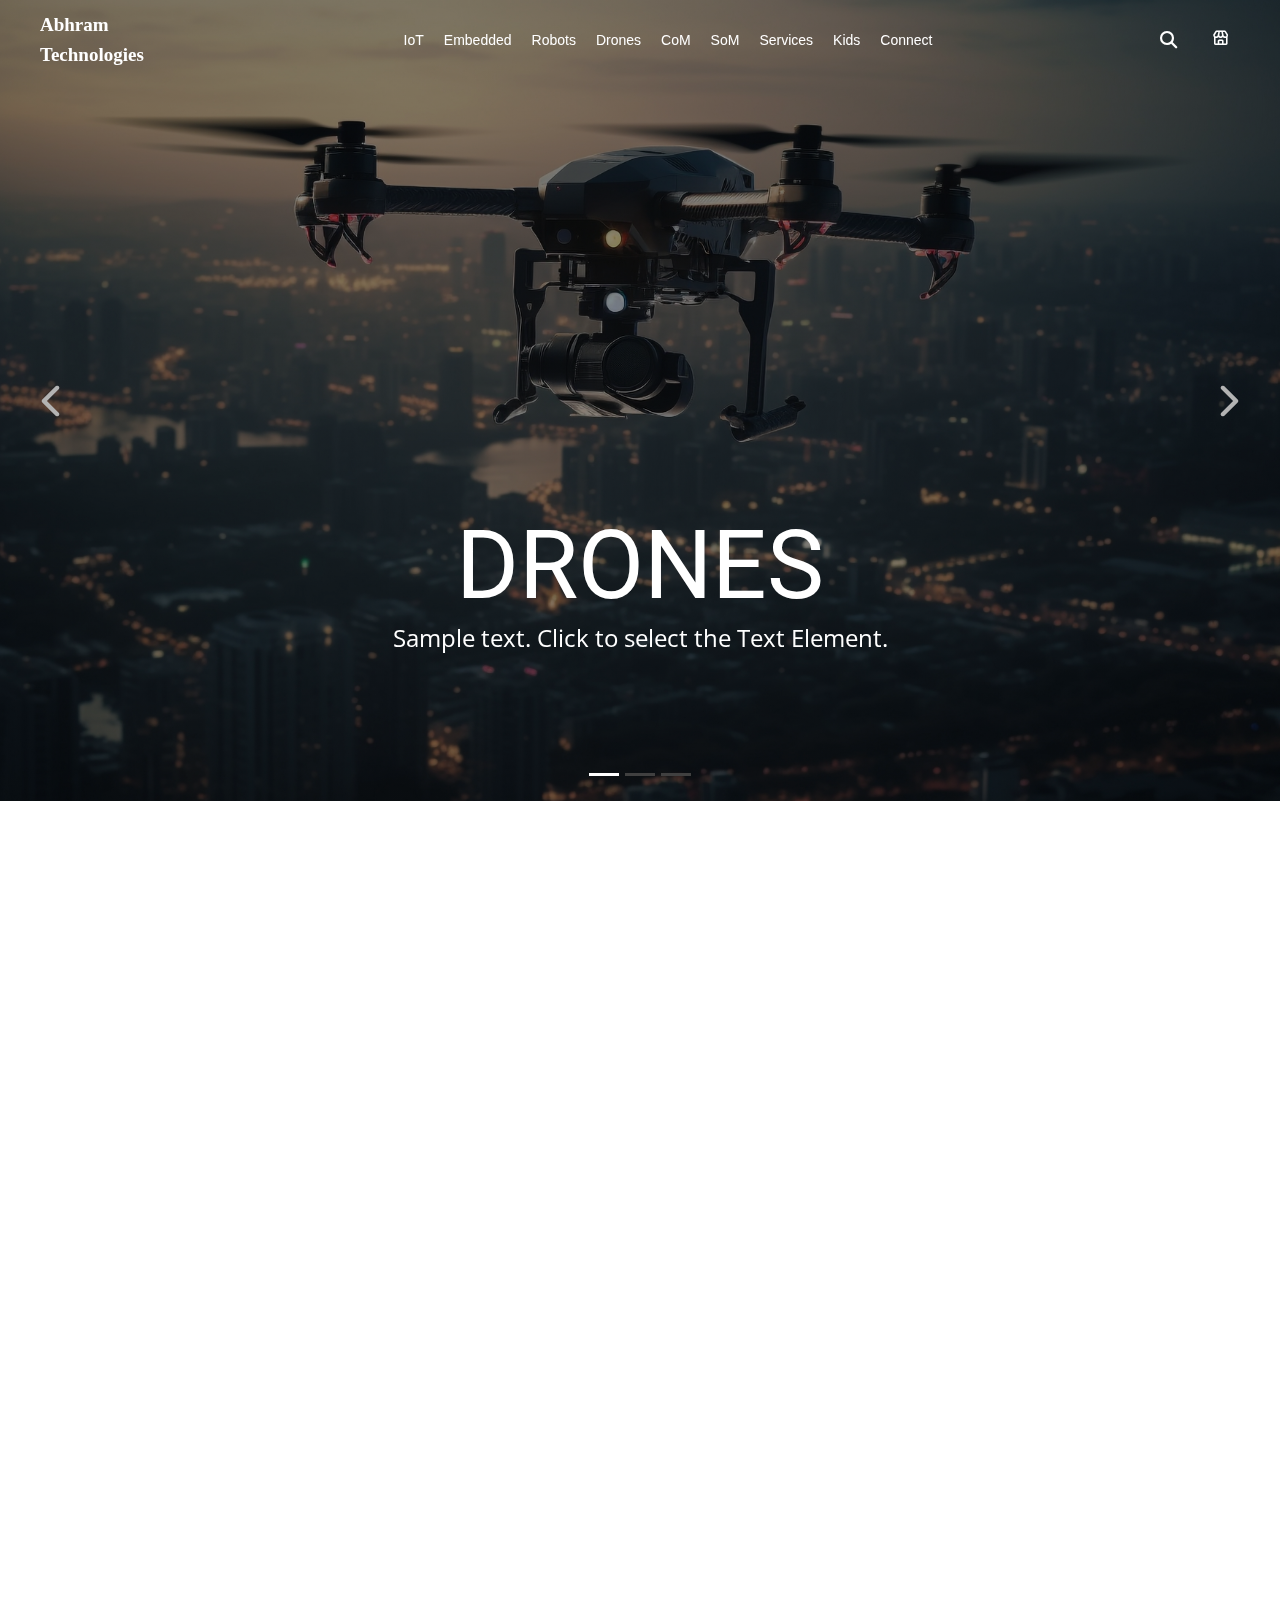
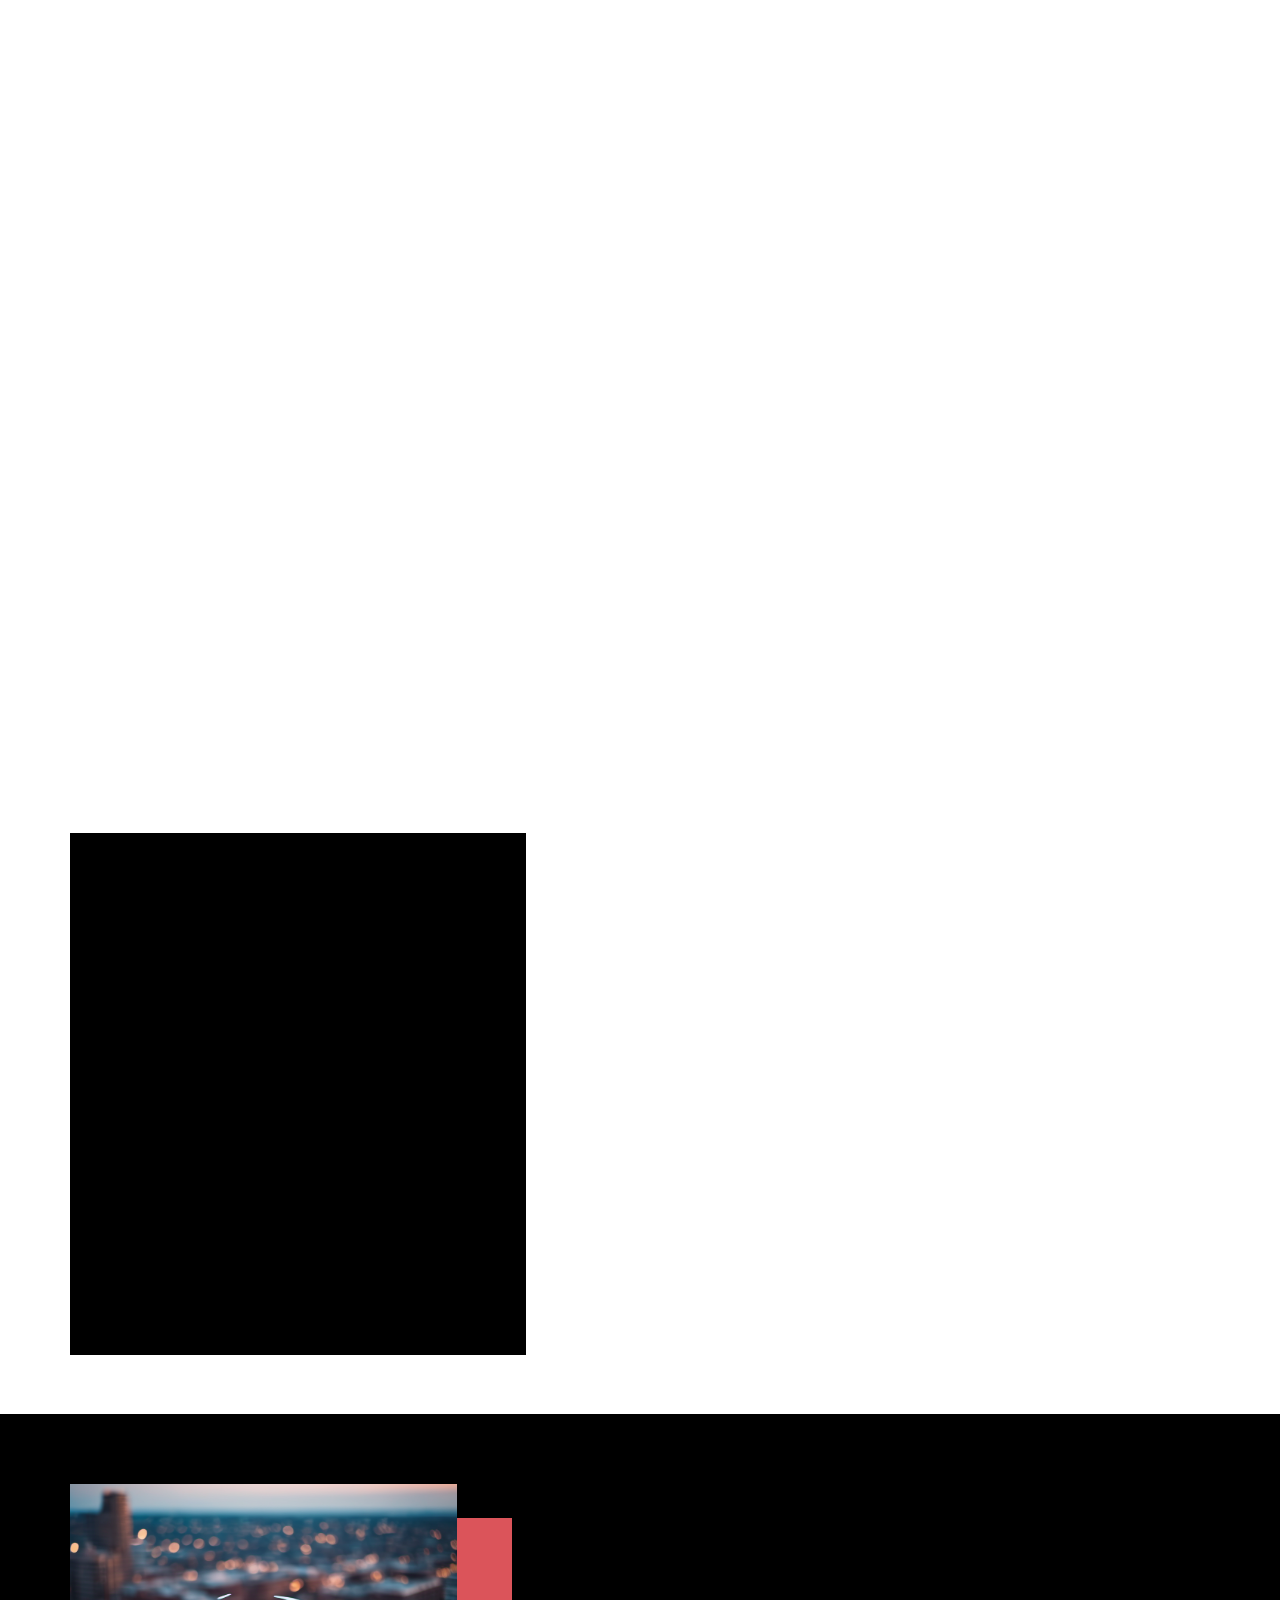
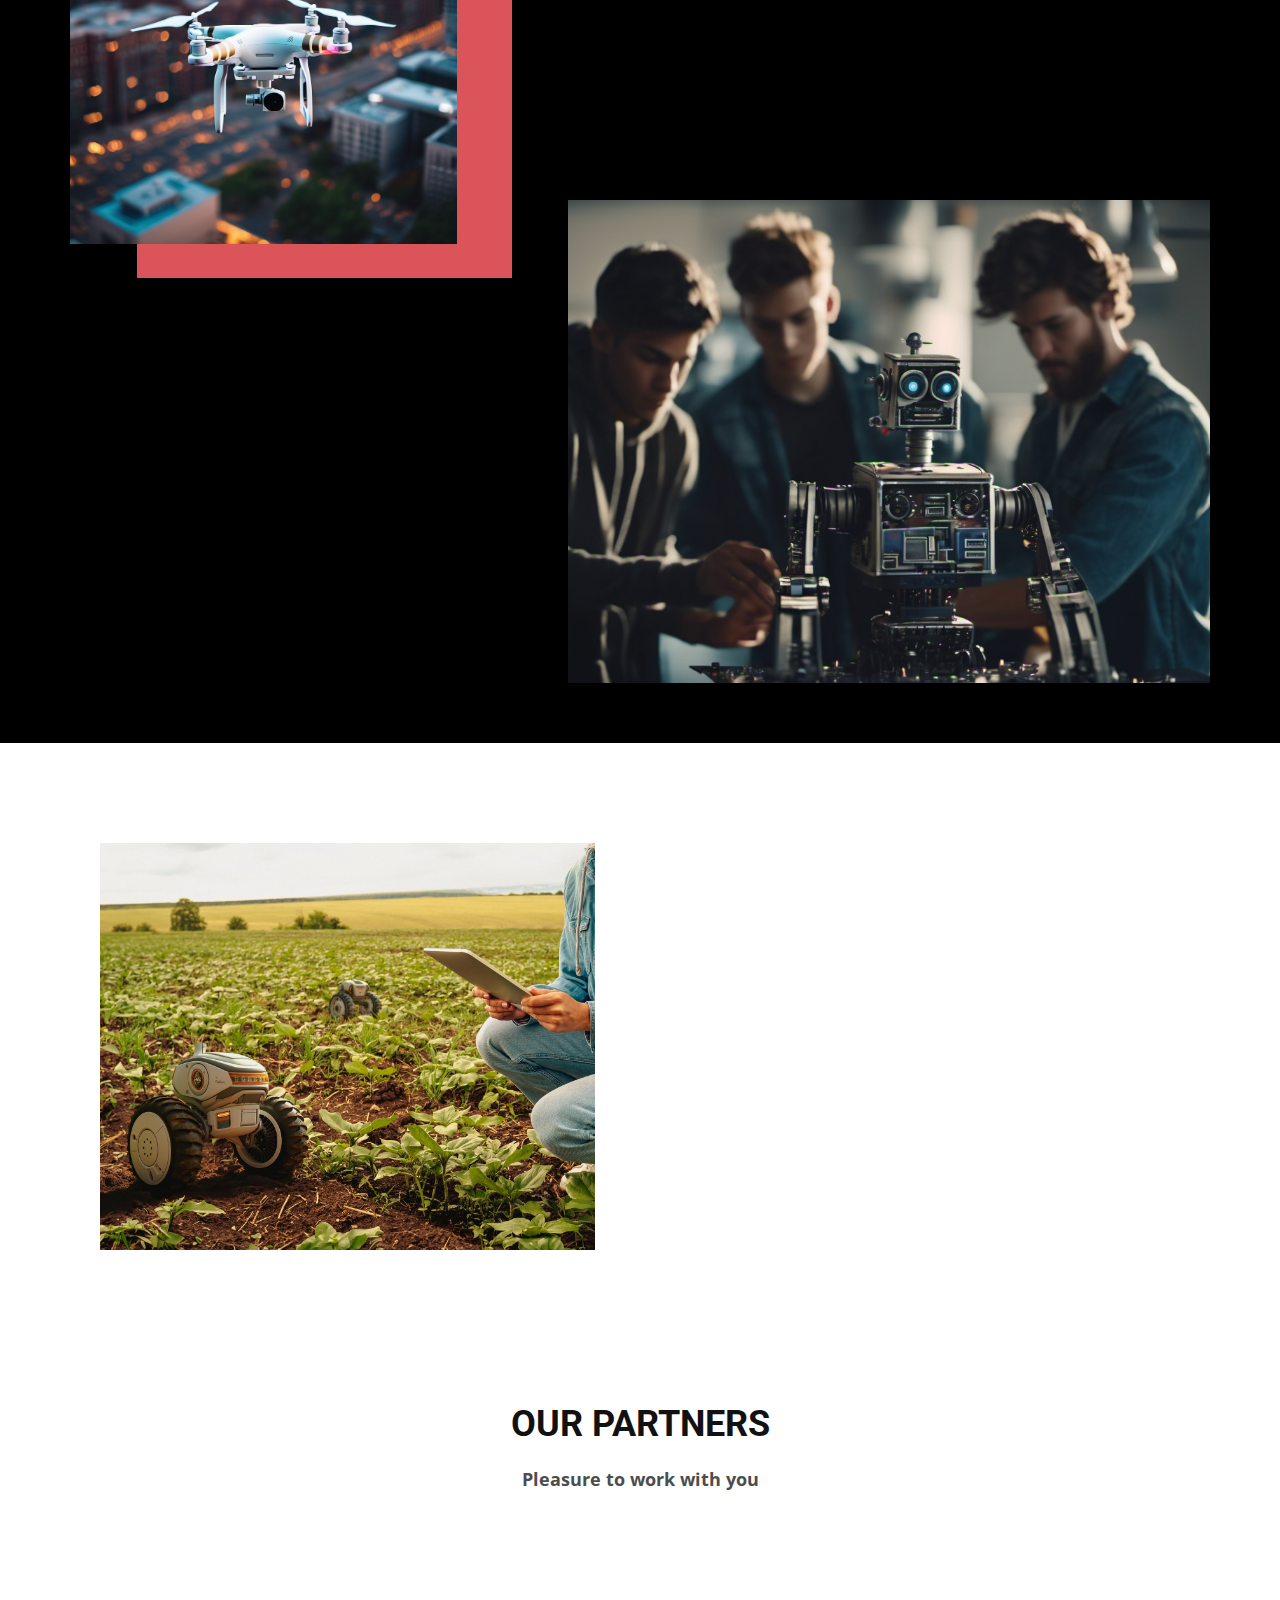
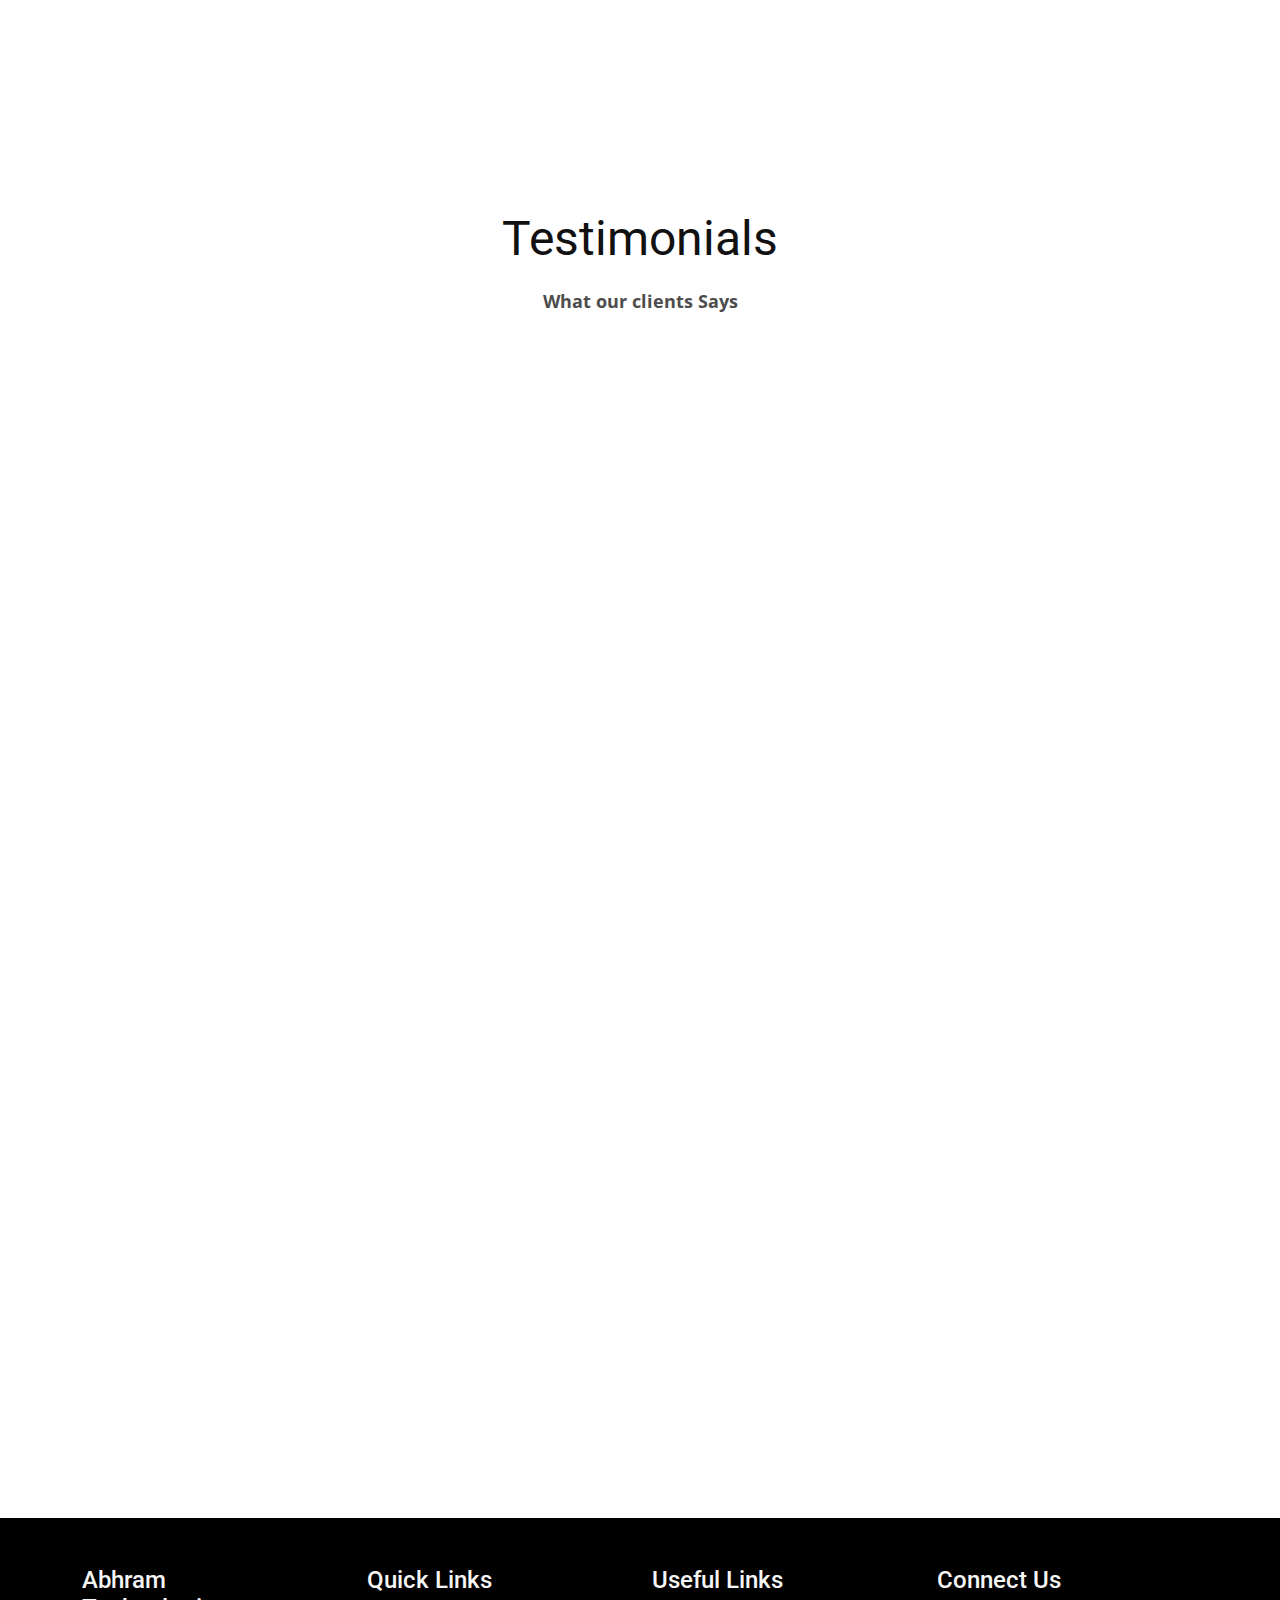
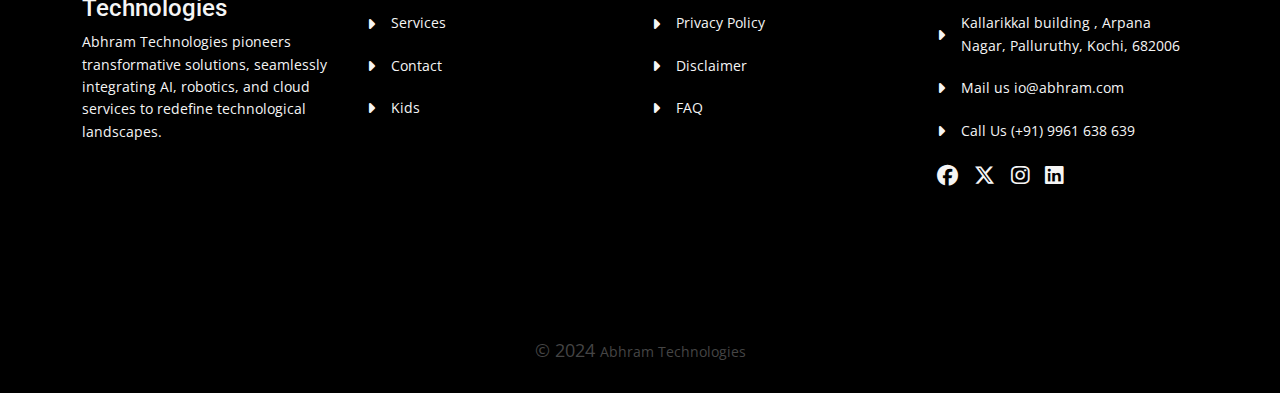
<file: index.html>
<!DOCTYPE html>
<html style="font-size: 16px;" lang="en"><head>
    <meta name="viewport" content="width=device-width, initial-scale=1.0">
    <meta charset="utf-8">
    <meta name="keywords" content="">
    <meta name="description" content="">
    <title>Home</title>
    <link rel="stylesheet" href="nicepage.css" media="screen">
<link rel="stylesheet" href="Home.css" media="screen">
    <script class="u-script" type="text/javascript" src="jquery.js" defer=""></script>
    <script class="u-script" type="text/javascript" src="nicepage.js" defer=""></script>
    <link id="u-theme-google-font" rel="stylesheet" href="https://fonts.googleapis.com/css?family=Roboto:100,100i,300,300i,400,400i,500,500i,700,700i,900,900i|Open+Sans:300,300i,400,400i,500,500i,600,600i,700,700i,800,800i">
    <link id="u-page-google-font" rel="stylesheet" href="https://fonts.googleapis.com/css?family=Roboto:100,100i,300,300i,400,400i,500,500i,700,700i,900,900i">
    
    <!-- outline css -->
    
    <link rel="stylesheet" href="css/bootstrap.min1.css">
    <link rel="stylesheet" href="css/fontawesome-all.min.css">
    <link rel="stylesheet" href="css/style1.css">
    <link href='https://unpkg.com/boxicons@2.1.4/css/boxicons.min.css' rel='stylesheet'>
    <link href='https://unpkg.com/boxicons@2.1.4/css/boxicons.min.css' rel='stylesheet'>
    <link rel="stylesheet" href="https://cdnjs.cloudflare.com/ajax/libs/font-awesome/6.5.1/css/all.min.css" integrity="sha512-..."crossorigin="anonymous" referrerpolicy="no-referrer" />
    <script src="connect.js"></script>
    <!-- <link rel="stylesheet" href="css/style.css"> -->
    
    <meta name="theme-color" content="#478ac9">
    <meta property="og:title" content="Home">
    <meta property="og:type" content="website">
  </head>
  <body data-home-page="Home.html" data-home-page-title="Home" data-path-to-root="./" data-include-products="false" class="u-body u-overlap u-xl-mode" data-lang="en">
    
    <!-- ------------------------------------------------------------------------------------------------------------------------------------- -->

    <nav class="my-phone-nav">
      <div class="phone-nav-container">
          <div class="phone-nav-logo"><a class="my-logo-text" href="index.html">Abhram<br>Technologies</a></div>
          <div class="phone-nav-icons">
              <ul>
                  <li onclick="showsearchbar()" class="phone-list-icon"><i class='bx bx-search'></i></li>
                  <li class="phone-list-icon"><a href="store/index.html" class="my-icon-a"><i class='bx bx-store' ></i></a></li>
                  <li onclick="onmenuclick();" class="phone-list-icon"><i class='bx bx-menu' ></i></li>
              </ul>
          </div>
      </div>
  </nav>
  <div class="phone-menu-open">
      <i onclick="onmenuclose();" class="fa-solid fa-xmark"></i>
      <div class="menu-container-inner">
          <ul>
              <!-- <li onclick="showdivsubs('phone-menu-open-sub1');" class="menu-inner-list">Products</li>
              <li onclick="showdivsubs('phone-menu-open-sub2');" class="menu-inner-list">Services</li>
              <li onclick="showdivsubs('phone-menu-open-sub3');" class="menu-inner-list">R & D</li> -->
              <li class="menu-inner-list"><a href="iot/index.html">IoT</a></li>
              <li class="menu-inner-list"><a href="embedded/index.html">Embedded</a></li>
              <li class="menu-inner-list"><a href="robot/index.html">Robots</a></li>
              <li class="menu-inner-list"><a href="drones/index.html">Drones</a></li>
              <!-- <li class="menu-inner-list"><a href="#">Drone Accessories</a></li> -->
              <li class="menu-inner-list"><a href="com/index.html">CoM</a></li>
              <li class="menu-inner-list"><a href="som/index.html">SoM</a></li>
              <li class="menu-inner-list"><a href="services/index.html">Services</a></li>
              <li class="menu-inner-list"><a href="kids/index.html">Kids</a></li>
              <li class="menu-inner-list"><a href="connect/index.html">Connect</a></li>
          </ul>
      </div>
  </div>
  
  <div class="nav-search-bar">
      <i onclick="hidesearchbar();" class="fa-solid fa-xmark"></i>
      <div class="search-bar">
          <i class='bx bx-search'></i>
          <input type="text" name="" onkeyup="mySearchFunction();" id="search-input" placeholder="Search here..">
      </div>
      <div class="search-result">
          <ul id="my-search-ul">
              <li><a href="iot/index.html">IoT</a></li>
              <li><a href="com/index.html">CoM</a></li>
              <li><a href="som/index.html">SoM</a></li>
              <li><a href="drones/index.html">Drones</a></li>
              <li><a href="drones/index.html#carousel_508b">Drone Accessories</a></li>
              <li><a href="robot/index.html">Robots</a></li>
              <li><a href="services/index.html#carousel_9129">Cloud Services</a></li>
              <li><a href="services/index.html#sec-d8ca">R & D Example Products</a></li>
              <li><a href="services/index.html#sec-321b">Manufacturing & Prototyping</a></li>
              <li><a href="iot/index.html#carousel_2b51">Temperaure Analyser</a></li>
              <li><a href="iot/index.html#carousel_2b51">Plant Health Monitor</a></li>
              <li><a href="drones/index.html#carousel_eb88">FPV Drone Nano</a></li>
              <li><a href="drones/index.html#carousel_72be">FPV Drone Micro</a></li>
              <li><a href="drones/index.html#carousel_2466">FPV Drone Mini</a></li>
              <li><a href="drones/index.html#carousel_fcdf">Custom Drone boards</a></li>
            </ul>
      </div>
      <div class="suggessions-bar">
          <h6>Suggested Links</h6>
          <ul>
              <li><a href="services/index.html">Research and Devolopment</a></li>
              <li><a href="connect/index.html#carousel_f2db">Our Professionals</a></li>
              <li><a href="connect/index.html#carousel_0256">Find Us on Social Media</a></li>
              <li><a href="iot/index.html#carousel_2b51">Temperature Analyzer</a></li>
              <li><a href="iot/index.html#carousel_2b51">Plant Health Monitor</a></li>
              <li><a href="robot/index.html">Robots</a></li>
              <li><a href="drones/index.html">Drones</a></li>
          </ul>
      </div>
  </div>
  
  <nav class="my-nav">
      <div class="my-nav-container">
          <div onmouseover="hideHoverBanner()" class="my-logo"><a class="my-logo-text" href="index.html">Abhram<br>Technologies</a></div>
          <div class="my-links">
              <ul>
                  <li  class="mylist"><a href="iot/index.html" class="my-list-link">IoT</a></li>
                  <li  class="mylist"><a href="embedded/index.html" class="my-list-link">Embedded</a></li>
                  <li  class="mylist"><a href="robot/index.html" class="my-list-link">Robots</a></li>
                  <li  class="mylist"><a href="drones/index.html" class="my-list-link">Drones</a></li>
                  <!-- <li class="mylist"><a href="#" class="my-list-link">Accessories</a></li> -->
                  <li  class="mylist"><a href="com/index.html" class="my-list-link">CoM</a></li>
                  <li  class="mylist"><a href="som/index.html" class="my-list-link">SoM</a></li>
                  <li  class="mylist"><a href="services/index.html" class="my-list-link">Services</a></li>
                  <li  class="mylist"><a href="kids/index.html" class="my-list-link">Kids</a></li>
                  <li  class="mylist"><a href="connect/index.html" class="my-list-link">Connect</a></li>
              </ul>
          </div>
          <div onmouseout="hideHoverBanner()" class="cover-div"></div>
          <div class="my-icons">
              <ul>
                  <li onmouseover="hideHoverBanner();" class="my-icon-list"><a onclick="showsearchbar();" class="my-icon-a"><i onclick="showsearchbar();" class="fa-solid fa-magnifying-glass"></i></a></li>
                  <li onmouseover="hideHoverBanner();" class="my-icon-list"><a href="store/index.html" class="my-icon-a"><i class='bx bx-store' ></i></a></li>
              </ul>
          </div>
      </div>
  </nav>
  
  <!-- -------------------------------------------------------------------------------------------------------------------------------------------- -->

    <section class="u-carousel u-carousel-duration-750 u-carousel-fade u-slide u-valign-middle-sm u-valign-middle-xs u-block-d48f-1" id="carousel_08b5" data-interval="2000" data-u-ride="carousel" data-pause="false">
      <ol class="u-absolute-hcenter u-carousel-indicators u-block-d48f-2">
        <li data-u-target="#carousel_08b5" class="u-active u-active-white u-grey-75" data-u-slide-to="0"></li>
        <li data-u-target="#carousel_08b5" class="u-active-white u-grey-75" data-u-slide-to="1"></li>
        <li data-u-target="#carousel_08b5" class="u-active-white u-grey-75" data-u-slide-to="2"></li>
      </ol>
      <div class="u-carousel-inner" role="listbox">
        <div class="u-active u-align-center u-carousel-item u-clearfix u-image u-shading u-section-1-1" data-image-width="6067" data-image-height="3467">
          <div class="u-clearfix u-sheet u-sheet-1">
            <h2 class="u-align-center u-text u-text-default u-text-1" data-animation-name="customAnimationIn" data-animation-duration="1000" data-animation-delay="0">DRONES</h2>
            <p class="u-align-center u-text u-text-default u-text-2" data-animation-name="customAnimationIn" data-animation-duration="1000" data-animation-delay="0">Sample text. Click to select the Text Element.</p>
          </div>
        </div>
        <div class="u-align-center u-carousel-item u-clearfix u-image u-shading u-section-1-2" data-image-width="4096" data-image-height="4096">
          <div class="u-clearfix u-sheet u-sheet-1">
            <h2 class="u-align-center u-text u-text-default u-text-1" data-animation-name="customAnimationIn" data-animation-duration="1000" data-animation-delay="0">ROBOTS</h2>
            <p class="u-align-center u-text u-text-default u-text-2" data-animation-name="customAnimationIn" data-animation-duration="1000" data-animation-delay="0">Sample text. Click to select the Text Element.</p>
          </div>
        </div>
        <div class="u-align-center u-carousel-item u-clearfix u-image u-shading u-section-1-3" data-image-width="6067" data-image-height="3467">
          <div class="u-clearfix u-sheet u-sheet-1">
            <h2 class="u-align-center u-text u-text-default-lg u-text-default-md u-text-default-xl u-text-1" data-animation-name="customAnimationIn" data-animation-duration="1000" data-animation-delay="0">IOT</h2>
            <p class="u-align-center u-text u-text-default u-text-2" data-animation-name="customAnimationIn" data-animation-duration="1000" data-animation-delay="0">Sample text. Click to select the Text Element.</p>
          </div>
        </div>
      </div>
      <a class="u-absolute-vcenter u-carousel-control u-carousel-control-prev u-text-grey-30 u-block-d48f-3" href="#carousel_08b5" role="button" data-u-slide="prev">
        <span aria-hidden="true">
          <svg viewBox="0 0 451.847 451.847"><path d="M97.141,225.92c0-8.095,3.091-16.192,9.259-22.366L300.689,9.27c12.359-12.359,32.397-12.359,44.751,0
c12.354,12.354,12.354,32.388,0,44.748L173.525,225.92l171.903,171.909c12.354,12.354,12.354,32.391,0,44.744
c-12.354,12.365-32.386,12.365-44.745,0l-194.29-194.281C100.226,242.115,97.141,234.018,97.141,225.92z"></path></svg>
        </span>
        <span class="sr-only">
          <svg viewBox="0 0 451.847 451.847"><path d="M97.141,225.92c0-8.095,3.091-16.192,9.259-22.366L300.689,9.27c12.359-12.359,32.397-12.359,44.751,0
c12.354,12.354,12.354,32.388,0,44.748L173.525,225.92l171.903,171.909c12.354,12.354,12.354,32.391,0,44.744
c-12.354,12.365-32.386,12.365-44.745,0l-194.29-194.281C100.226,242.115,97.141,234.018,97.141,225.92z"></path></svg>
        </span>
      </a>
      <a class="u-absolute-vcenter u-carousel-control u-carousel-control-next u-text-grey-30 u-block-d48f-4" href="#carousel_08b5" role="button" data-u-slide="next">
        <span aria-hidden="true">
          <svg viewBox="0 0 451.846 451.847"><path d="M345.441,248.292L151.154,442.573c-12.359,12.365-32.397,12.365-44.75,0c-12.354-12.354-12.354-32.391,0-44.744
L278.318,225.92L106.409,54.017c-12.354-12.359-12.354-32.394,0-44.748c12.354-12.359,32.391-12.359,44.75,0l194.287,194.284
c6.177,6.18,9.262,14.271,9.262,22.366C354.708,234.018,351.617,242.115,345.441,248.292z"></path></svg>
        </span>
        <span class="sr-only">
          <svg viewBox="0 0 451.846 451.847"><path d="M345.441,248.292L151.154,442.573c-12.359,12.365-32.397,12.365-44.75,0c-12.354-12.354-12.354-32.391,0-44.744
L278.318,225.92L106.409,54.017c-12.354-12.359-12.354-32.394,0-44.748c12.354-12.359,32.391-12.359,44.75,0l194.287,194.284
c6.177,6.18,9.262,14.271,9.262,22.366C354.708,234.018,351.617,242.115,345.441,248.292z"></path></svg>
        </span>
      </a>
    </section>
    <section class="u-clearfix u-container-align-center u-white u-section-2" id="carousel_b8ea">
      <div class="u-clearfix u-sheet u-valign-middle-lg u-valign-middle-md u-valign-middle-sm u-valign-middle-xl u-sheet-1">
        <div class="data-layout-selected u-clearfix u-expanded-width u-layout-wrap u-layout-wrap-1">
          <div class="u-gutter-0 u-layout">
            <div class="u-layout-col">
              <div class="u-size-30">
                <div class="u-layout-row">
                  <div class="u-container-style u-layout-cell u-size-20 u-layout-cell-1">
                    <div class="u-container-layout u-container-layout-1">
                      <div class="u-container-align-center-sm u-container-align-center-xs u-container-align-left-lg u-container-align-left-md u-container-align-left-xl u-container-style u-expanded-width-lg u-expanded-width-xl u-group u-hover-feature u-image u-radius-50 u-shading u-shape-round u-image-1" data-animation-name="customAnimationIn" data-animation-duration="2000" data-image-width="1024" data-image-height="1024" data-animation-delay="250" data-href="iot/index.html">
                        <div class="u-container-layout u-valign-middle u-container-layout-2"><span class="u-align-center-sm u-align-center-xs u-align-left-lg u-align-left-md u-align-left-xl u-file-icon u-icon u-icon-circle u-white u-icon-1"><img src="images/10355707.png" alt=""></span>
                          <h5 class="u-align-center-md u-align-center-sm u-align-center-xs u-align-left-lg u-align-left-xl u-text u-text-body-alt-color u-text-default u-text-1">Internet of Things (IoT)</h5>
                        </div>
                      </div>
                    </div>
                  </div>
                  <div class="u-container-style u-layout-cell u-size-20 u-layout-cell-2">
                    <div class="u-container-layout u-valign-middle u-container-layout-3">
                      <div class="u-container-align-center-sm u-container-align-center-xs u-container-align-left-lg u-container-align-left-xl u-container-style u-expanded-width u-group u-image u-radius-50 u-shading u-shape-round u-image-2" data-animation-name="customAnimationIn" data-animation-duration="2000" data-image-width="999" data-image-height="532" data-href="com/index.html" data-animation-delay="250">
                        <div class="u-container-layout u-valign-middle u-container-layout-4"><span class="u-align-center-sm u-align-center-xs u-align-left-lg u-align-left-md u-align-left-xl u-file-icon u-icon u-icon-circle u-white u-icon-2"><img src="images/2318786.png" alt=""></span>
                          <h5 class="u-align-center-md u-align-center-sm u-align-center-xs u-align-left-lg u-align-left-xl u-text u-text-body-alt-color u-text-default u-text-2">Cloud on Module (CoM)</h5>
                        </div>
                      </div>
                    </div>
                  </div>
                  <div class="u-container-align-center u-container-style u-layout-cell u-size-20 u-layout-cell-3">
                    <div class="u-container-layout u-valign-middle-lg u-valign-middle-xl u-valign-top-md u-valign-top-sm u-valign-top-xs u-container-layout-5">
                      <div class="u-container-align-center-sm u-container-align-center-xs u-container-align-left-lg u-container-align-left-md u-container-align-left-xl u-container-style u-expanded-width u-group u-image u-image-round u-radius u-shading u-shape-round u-image-3" data-animation-name="customAnimationIn" data-animation-duration="2000" data-image-width="4900" data-image-height="2450" data-href="som/index.html">
                        <div class="u-container-layout u-valign-middle u-container-layout-6"><span class="u-align-center-sm u-align-center-xs u-align-left-lg u-align-left-md u-align-left-xl u-file-icon u-icon u-icon-circle u-white u-icon-3"><img src="images/8474182.png" alt=""></span>
                          <h5 class="u-align-center-md u-align-center-sm u-align-center-xs u-align-left-lg u-align-left-xl u-text u-text-body-alt-color u-text-default u-text-3">System on Module (SoM)</h5>
                        </div>
                      </div>
                    </div>
                  </div>
                </div>
              </div>
              <div class="u-size-30">
                <div class="u-layout-row">
                  <div class="u-container-align-center u-container-style u-layout-cell u-size-20 u-layout-cell-4">
                    <div class="u-container-layout u-container-layout-7">
                      <div class="u-container-align-center-sm u-container-align-center-xs u-container-align-left-lg u-container-align-left-md u-container-align-left-xl u-container-style u-expanded-width-lg u-expanded-width-xl u-group u-image u-radius-50 u-shading u-shape-round u-image-4" data-animation-name="customAnimationIn" data-animation-duration="2000" data-image-width="4393" data-image-height="2964" data-animation-delay="250" data-href="robot/index.html">
                        <div class="u-container-layout u-valign-middle u-container-layout-8"><span class="u-align-center-sm u-align-center-xs u-align-left-lg u-align-left-md u-align-left-xl u-file-icon u-icon u-icon-circle u-white u-icon-4"><img src="images/1693746.png" alt=""></span>
                          <h5 class="u-align-center-md u-align-center-sm u-align-center-xs u-align-left-lg u-align-left-xl u-text u-text-body-alt-color u-text-default u-text-4">ROBOTS</h5>
                        </div>
                      </div>
                    </div>
                  </div>
                  <div class="u-container-align-center-lg u-container-align-center-xl u-container-style u-layout-cell u-size-20 u-layout-cell-5">
                    <div class="u-container-layout u-valign-middle-lg u-valign-middle-xl u-container-layout-9">
                      <div class="u-container-align-center-sm u-container-align-center-xs u-container-align-left-lg u-container-align-left-md u-container-align-left-xl u-container-style u-expanded-width-lg u-expanded-width-sm u-expanded-width-xl u-expanded-width-xs u-group u-image u-radius-50 u-shading u-shape-round u-image-5" data-animation-name="customAnimationIn" data-animation-duration="2000" data-image-width="6067" data-image-height="3467" data-animation-delay="250" data-href="drones/index.html">
                        <div class="u-container-layout u-valign-middle u-container-layout-10"><span class="u-align-center-sm u-align-center-xs u-align-left-lg u-align-left-md u-align-left-xl u-file-icon u-icon u-icon-circle u-white u-icon-5"><img src="images/3211185.png" alt=""></span>
                          <h5 class="u-align-center-md u-align-center-sm u-align-center-xs u-align-left-lg u-align-left-xl u-text u-text-body-alt-color u-text-default u-text-5">Drones</h5>
                        </div>
                      </div>
                    </div>
                  </div>
                  <div class="u-container-align-center u-container-style u-layout-cell u-size-20 u-layout-cell-6">
                    <div class="u-container-layout u-valign-bottom-lg u-valign-bottom-xl u-container-layout-11">
                      <div class="u-container-align-center-sm u-container-align-center-xs u-container-align-left-lg u-container-align-left-md u-container-align-left-xl u-container-style u-expanded-width-lg u-expanded-width-xl u-group u-image u-radius-50 u-shading u-shape-round u-image-6" data-animation-name="customAnimationIn" data-animation-duration="2000" data-image-width="2000" data-image-height="1121" data-href="embedded/index.html">
                        <div class="u-container-layout u-valign-middle u-container-layout-12"><span class="u-align-center-sm u-align-center-xs u-align-left-lg u-align-left-md u-align-left-xl u-file-icon u-icon u-icon-circle u-white u-icon-6"><img src="images/911514.png" alt=""></span>
                          <h5 class="u-align-center-md u-align-center-sm u-align-center-xs u-align-left-lg u-align-left-xl u-text u-text-body-alt-color u-text-default u-text-6">Embedded systems</h5>
                        </div>
                      </div>
                    </div>
                  </div>
                </div>
              </div>
            </div>
          </div>
        </div>
      </div>
      
    </section>
    <section class="u-align-center u-clearfix u-section-3" id="sec-5174">
      <div class="u-clearfix u-sheet u-valign-middle-xs u-sheet-1">
        <div class="data-layout-selected u-clearfix u-expanded-width u-gutter-0 u-layout-wrap u-layout-wrap-1">
          <div class="u-layout">
            <div class="u-layout-row">
              <div class="u-align-left u-container-style u-layout-cell u-right-cell u-size-30 u-size-xs-60 u-white u-layout-cell-1">
                <div class="u-container-layout u-container-layout-1">
                  <div class="u-border-9 u-border-black u-line u-line-horizontal u-line-1" data-animation-name="customAnimationIn" data-animation-duration="1000"></div>
                  <h2 class="u-align-left u-text u-text-1" data-animation-name="customAnimationIn" data-animation-duration="1000">ABOUT US</h2>
                  <p class="u-align-left u-text u-text-2" data-animation-name="customAnimationIn" data-animation-duration="1000"> "We aim to deliver innovative drone, aerospace, and IoT solutions, positioning ourselves as technology leaders with state-of-the-art systems that provide exceptional value to our clients."</p>
                </div>
              </div>
              <div class="u-align-left u-container-style u-image u-layout-cell u-left-cell u-size-30 u-size-xs-60 u-image-1" src="" data-image-width="3344" data-image-height="5016" data-animation-name="customAnimationIn" data-animation-duration="1000">
                <div class="u-container-layout u-valign-middle u-container-layout-2" src=""></div>
              </div>
            </div>
          </div>
        </div>
      </div>
    </section>
    <section class="u-clearfix u-section-4" id="carousel_e555">
      <div class="u-clearfix u-sheet u-valign-middle u-sheet-1">
        <div class="data-layout-selected u-clearfix u-expanded-width u-gutter-30 u-layout-wrap u-layout-wrap-1">
          <div class="u-layout">
            <div class="u-layout-row">
              <div class="u-container-style u-layout-cell u-left-cell u-size-35-md u-size-35-sm u-size-35-xs u-size-39-lg u-size-39-xl u-layout-cell-1">
                <div class="u-container-layout u-valign-middle u-container-layout-1">
                  <div class="u-align-left u-black u-expanded-height u-shape u-shape-1"></div>
                  <img src="images/download_image_1705827592828.png" class="u-align-left u-image u-image-1" data-image-width="3640" data-image-height="2048" data-animation-name="customAnimationIn" data-animation-duration="1000">
                </div>
              </div>
              <div class="u-align-left u-container-style u-layout-cell u-right-cell u-size-21-lg u-size-21-xl u-size-25-md u-size-25-sm u-size-25-xs u-layout-cell-2">
                <div class="u-container-layout u-valign-middle-lg u-valign-middle-md u-valign-middle-sm u-valign-middle-xl u-container-layout-2">
                  <div class="u-border-9 u-border-black u-line u-line-horizontal u-line-1" data-animation-name="customAnimationIn" data-animation-duration="1000"></div>
                  <h2 class="u-text u-text-1" data-animation-name="customAnimationIn" data-animation-duration="1000">Our Mission</h2>
                  <p class="u-text u-text-2" data-animation-name="customAnimationIn" data-animation-duration="1000"> "Our mission is to assist clients in achieving their objectives through cutting-edge drone, aerospace, and IoT solutions, aiming to be at the forefront of technology by delivering exceptional value."</p>
                </div>
              </div>
            </div>
          </div>
        </div>
      </div>
    </section>
    <section class="u-align-center u-black u-clearfix u-section-5" id="carousel_85a3">
      <div class="u-clearfix u-sheet u-valign-middle-lg u-valign-middle-xl u-valign-top-md u-sheet-1">
        <div class="data-layout-selected u-clearfix u-expanded-width u-gutter-56 u-layout-wrap u-layout-wrap-1">
          <div class="u-layout">
            <div class="u-layout-row">
              <div class="u-size-25 u-size-60-md">
                <div class="u-layout-col">
                  <div class="u-container-style u-layout-cell u-left-cell u-size-40 u-layout-cell-1">
                    <div class="u-container-layout u-container-layout-1">
                      <div class="u-palette-2-base u-shape u-shape-rectangle u-shape-1"></div>
                      <img class="u-image u-image-1" src="images/pixlr-image-generator-1c5491f3-d155-4c8d-93bd-5f14cbb13b17.png" data-image-width="1024" data-image-height="1024">
                    </div>
                  </div>
                  <div class="u-container-style u-layout-cell u-left-cell u-size-20 u-layout-cell-2">
                    <div class="u-container-layout u-container-layout-2">
                      <h2 class="u-text u-text-palette-2-base u-text-1" data-animation-name="customAnimationIn" data-animation-duration="1000">Robots </h2>
                      <p class="u-text u-text-2" data-animation-name="customAnimationIn" data-animation-duration="1000"> "Fueled by our passion for robotics, we provide state-of-the-art equipment, taking your projects to unprecedented heights."</p>
                    </div>
                  </div>
                </div>
              </div>
              <div class="u-size-35 u-size-60-md">
                <div class="u-layout-col">
                  <div class="u-container-style u-layout-cell u-right-cell u-size-20 u-layout-cell-3">
                    <div class="u-container-layout u-container-layout-3">
                      <h2 class="u-text u-text-palette-2-base u-text-3" data-animation-name="customAnimationIn" data-animation-duration="1000"> DRONES</h2>
                      <p class="u-text u-text-default u-text-4" data-animation-name="customAnimationIn" data-animation-duration="1000">"​
We have mastered flying the unimaginable. Our enthusiasm for
drone technology allows us to deliver you the most cutting-edge equipment,
elevating your projects to new levels."</p>
                    </div>
                  </div>
                  <div class="u-border-no-bottom u-border-no-left u-border-no-right u-border-no-top u-container-style u-image u-layout-cell u-right-cell u-size-40 u-image-2" data-image-width="1344" data-image-height="768">
                    <div class="u-container-layout u-container-layout-4"></div>
                  </div>
                </div>
              </div>
            </div>
          </div>
        </div>
      </div>
    </section>
    <section class="u-clearfix u-white u-section-6" id="carousel_0c12">
      <div class="u-clearfix u-sheet u-sheet-1">
        <div class="data-layout-selected u-clearfix u-expanded-width u-gutter-30 u-layout-wrap u-layout-wrap-1">
          <div class="u-gutter-0 u-layout">
            <div class="u-layout-row">
              <div class="u-align-center u-container-style u-layout-cell u-left-cell u-size-30 u-layout-cell-1">
                <div class="u-container-layout u-valign-middle u-container-layout-1">
                  <img class="u-expanded-width u-image u-image-1" src="images/person-utilizing-ai-tools-their-daily-tasks1.jpg" data-image-width="6000" data-image-height="4000">
                </div>
              </div>
              <div class="u-container-style u-layout-cell u-right-cell u-size-30 u-layout-cell-2">
                <div class="u-container-layout u-valign-middle u-container-layout-2">
                  <h2 class="u-text u-text-palette-2-base u-text-1" data-animation-name="customAnimationIn" data-animation-duration="1000">WHAT WE CAN DO</h2>
                  <p class="u-text u-text-grey-50 u-text-2" data-animation-name="customAnimationIn" data-animation-duration="1000"> "Elevate your enterprise to new heights with <span style="font-weight: 700;">ABHRAM</span>
                    <span style="font-weight: 700;">TECHNOLOGIES</span>' cutting-edge drone technology! Our mission is to deliver innovative drone, aerospace, and IoT solutions, ensuring that your projects soar to unprecedented levels. Dedicated to excellence, creativity, and dependability, we offer comprehensive technological solutions to meet your evolving needs."<br>
                  </p>
                </div>
              </div>
            </div>
          </div>
        </div>
      </div>
    </section>
    <section class="u-align-center u-clearfix u-section-7" id="carousel_0f89">
      <div class="u-clearfix u-sheet u-sheet-1">
        <h2 class="u-text u-text-default u-text-1">Our partners</h2>
        <p class="u-text u-text-grey-70 u-text-2">Pleasure to work with you</p>
        <div class="data-layout-selected u-clearfix u-expanded-width u-layout-wrap u-layout-wrap-1">
          <div class="u-layout">
            <div class="u-layout-row">
              <div class="u-align-center u-container-style u-layout-cell u-left-cell u-size-12 u-size-20-md u-layout-cell-1" data-animation-name="customAnimationIn" data-animation-duration="1000" data-animation-delay="0">
                <div class="u-container-layout u-valign-middle u-container-layout-1">
                  <img src="images/5.png" alt="" class="u-image u-image-contain u-image-default u-image-1">
                </div>
              </div>
              <div class="u-align-center u-container-style u-layout-cell u-size-12 u-size-20-md u-layout-cell-2" data-animation-name="customAnimationIn" data-animation-duration="1000" data-animation-delay="0">
                <div class="u-container-layout u-valign-middle u-container-layout-2">
                  <img src="images/3.png" alt="" class="u-image u-image-contain u-image-default u-image-2">
                </div>
              </div>
              <div class="u-align-center u-container-style u-layout-cell u-size-12 u-size-20-md u-layout-cell-3" data-animation-name="customAnimationIn" data-animation-duration="1000" data-animation-delay="0">
                <div class="u-container-layout u-valign-middle u-container-layout-3">
                  <img src="images/4.png" alt="" class="u-image u-image-contain u-image-default u-image-3">
                </div>
              </div>
              <div class="u-align-center u-container-style u-layout-cell u-size-12 u-size-30-md u-layout-cell-4" data-animation-name="customAnimationIn" data-animation-duration="1000" data-animation-delay="0">
                <div class="u-container-layout u-valign-middle u-container-layout-4">
                  <img src="images/2.png" alt="" class="u-image u-image-contain u-image-default u-image-4">
                </div>
              </div>
              <div class="u-align-center u-container-style u-layout-cell u-right-cell u-size-12 u-size-30-md u-layout-cell-5" data-animation-name="customAnimationIn" data-animation-duration="1000" data-animation-delay="0">
                <div class="u-container-layout u-valign-middle u-container-layout-5">
                  <img src="images/6.png" alt="" class="u-image u-image-contain u-image-default u-image-5">
                </div>
              </div>
            </div>
          </div>
        </div>
      </div>
    </section>
    <section class="u-align-center u-clearfix u-white u-section-8" id="carousel_940d">
      <div class="u-clearfix u-sheet u-valign-middle-lg u-valign-middle-md u-valign-middle-sm u-valign-middle-xs u-sheet-1">
        <h2 class="u-text u-text-default u-text-1">Testimonials</h2>
        <p class="u-text u-text-grey-70 u-text-2">What our clients Says</p>
        <div class="u-expanded-width u-layout-grid u-list u-list-1">
          <div class="u-repeater u-repeater-1">
            <div class="u-container-style u-list-item u-radius-25 u-repeater-item u-shape-round u-white u-list-item-1" data-animation-name="customAnimationIn" data-animation-duration="1000" data-animation-delay="0">
              <div class="u-container-layout u-similar-container u-container-layout-1">
                <div class="u-container-style u-group u-shape-rectangle u-group-1">
                  <div class="u-container-layout u-container-layout-2"><span class="u-file-icon u-icon u-text-palette-4-light-2 u-icon-1"><img src="images/59149-905956e3.png" alt=""></span>
                    <h5 class="u-align-left u-text u-text-3">Celia Almeda</h5>
                  </div>
                </div>
                <div alt="" class="u-image u-image-circle u-image-1" data-image-width="286" data-image-height="256"></div>
                <p class="u-align-right u-text u-text-4">Proin sed libero enim sed faucibus turpis. At imperdiet dui accumsan sit amet nulla facilisi morbi tempus. Ut sem nulla pharetra diam sit amet nisl.&nbsp;</p>
              </div>
            </div>
            <div class="u-container-style u-list-item u-radius-25 u-repeater-item u-shape-round u-white u-list-item-2" data-animation-name="customAnimationIn" data-animation-duration="1000" data-animation-delay="0">
              <div class="u-container-layout u-similar-container u-container-layout-3">
                <div class="u-container-style u-group u-shape-rectangle u-group-2">
                  <div class="u-container-layout u-container-layout-4"><span class="u-file-icon u-icon u-text-palette-4-light-2 u-icon-2"><img src="images/59149-905956e3.png" alt=""></span>
                    <h5 class="u-align-left u-text u-text-5">Frank Kinney</h5>
                  </div>
                </div>
                <div alt="" class="u-image u-image-circle u-image-2" data-image-width="279" data-image-height="248"></div>
                <p class="u-align-right u-text u-text-6">Proin sed libero enim sed faucibus turpis. At imperdiet dui accumsan sit amet nulla facilisi morbi tempus. Ut sem nulla pharetra diam sit amet nisl.&nbsp;</p>
              </div>
            </div>
            <div class="u-container-style u-list-item u-radius-25 u-repeater-item u-shape-round u-white u-list-item-3" data-animation-name="customAnimationIn" data-animation-duration="1000" data-animation-delay="0">
              <div class="u-container-layout u-similar-container u-container-layout-5">
                <div class="u-container-style u-group u-shape-rectangle u-group-3">
                  <div class="u-container-layout u-container-layout-6"><span class="u-file-icon u-icon u-text-palette-4-light-2 u-icon-3"><img src="images/59149-905956e3.png" alt=""></span>
                    <h5 class="u-align-left u-text u-text-7"> Nick Jhonson</h5>
                  </div>
                </div>
                <div alt="" class="u-image u-image-circle u-image-3" data-image-width="277" data-image-height="256"></div>
                <p class="u-align-right u-text u-text-8">Proin sed libero enim sed faucibus turpis. At imperdiet dui accumsan sit amet nulla facilisi morbi tempus. Ut sem nulla pharetra diam sit amet nisl.&nbsp;</p>
              </div>
            </div>
          </div>
        </div>
      </div>
    </section>
    <section class="u-clearfix u-expanded-width-xl u-section-9" id="carousel_ee6d">
      <div class="u-clearfix u-sheet u-sheet-1">
        <div class="data-layout-selected u-clearfix u-expanded-width u-gutter-0 u-layout-wrap u-layout-wrap-1">
          <div class="u-gutter-0 u-layout">
            <div class="u-layout-row">
              <div class="u-size-27">
                <div class="u-layout-col">
                  <div class="u-container-style u-layout-cell u-left-cell u-size-30 u-layout-cell-1">
                    <div class="u-container-layout u-valign-middle u-container-layout-1">
                      <h5 class="u-text u-text-1" data-animation-name="customAnimationIn" data-animation-duration="1000">Anything to say us ? </h5>
                      <p class="u-text u-text-grey-50 u-text-2" data-animation-name="customAnimationIn" data-animation-duration="1000">Send your queries and suggestion through this contact form</p>
                    </div>
                  </div>
                  <div class="u-align-left u-container-style u-layout-cell u-left-cell u-size-30 u-layout-cell-2">
                    <div class="u-container-layout u-container-layout-2">
                      <h5 class="u-text u-text-3" data-animation-name="customAnimationIn" data-animation-duration="1000">follow us</h5>
                      <div class="u-social-icons u-spacing-20 u-social-icons-1" data-animation-name="customAnimationIn" data-animation-duration="1000">
                        <a class="u-social-url" target="_blank" href="https://www.facebook.com/profile.php?id=61552439575358" title="Facebook"><span class="u-file-icon u-icon u-social-facebook u-social-icon u-icon-1"><img src="images/20837.png" alt=""></span>
                        </a>
                        <a class="u-social-url" target="_blank" href="https://twitter.com/Abhram_Tech" title="twitter x"><span class="u-file-icon u-icon u-social-icon u-social-twitter u-icon-2"><img src="images/5968958.png" alt=""></span>
                        </a>
                        <a class="u-social-url" target="_blank" href="https://www.instagram.com/abhram_technologies?igsh=NGVhN2U2NjQ0Yg%3D%3D&amp;utm_source=qr" title="Instagram"><span class="u-file-icon u-icon u-social-icon u-social-instagram u-icon-3"><img src="images/1384031.png" alt=""></span>
                        </a>
                        <a class="u-social-url" target="_blank" href="https://www.linkedin.com/company/abhram-technologies/" title="Linkedin"><span class="u-file-icon u-icon u-social-google u-social-icon u-icon-4"><img src="images/61109.png" alt=""></span>
                        </a>
                      </div>
                    </div>
                  </div>
                </div>
              </div>
              <div class="u-size-33">
                <div class="u-layout-row">
                  <div class="u-container-style u-layout-cell u-right-cell u-size-60 u-layout-cell-3" data-animation-name="customAnimationIn" data-animation-duration="1000">
                    <div class="u-container-layout u-valign-middle u-container-layout-3">
                      <h2 class="u-text u-text-4">contact form</h2>
                      <div class="u-expanded-width u-form u-form-1">
                        <form action="" id="mail_form" class="u-block-5dbc-21 u-clearfix u-form-spacing-25 u-form-vertical u-inner-form"><!-- hidden inputs for siteId and pageId -->
                          <div class="u-form-group u-form-name">
                            <label for="name-e4cc" class="u-form-control-hidden u-label">Name</label>
                            <input type="text" placeholder="Enter your Name" id="name-e4cc" name="name" class="u-border-no-bottom u-border-no-left u-border-no-right u-border-no-top u-grey-5 u-input u-input-rectangle" >
                          </div><!-- always visible -->
                          <div class="u-form-email u-form-group">
                            <label for="email-e4cc" class="u-form-control-hidden u-label">Email</label>
                            <input type="email" placeholder="Enter a valid email address" id="email-e4cc" name="email" class="u-border-no-bottom u-border-no-left u-border-no-right u-border-no-top u-grey-5 u-input u-input-rectangle" >
                          </div>
                          <div class="u-form-group u-form-message">
                            <label for="message-e4cc" class="u-form-control-hidden u-label">Message</label>
                            <textarea placeholder="Enter your message" rows="4" cols="50" id="message-e4cc" name="message" class="u-border-no-bottom u-border-no-left u-border-no-right u-border-no-top u-grey-5 u-input u-input-rectangle" ></textarea>
                          </div>
                          <div class="u-form-group u-form-submit">
                            <a onclick="submitForm();" class="u-btn u-btn-submit u-button-style u-palette-2-base u-btn-1">Submit</a>
                            <input type="submit" value="submit" class="u-form-control-hidden u-grey-5">
                          </div>
                          <div id="suc_msg"> Thank you! Your message has been sent.<i id="close-icon" onclick="close_click_fun();" class="fa-solid fa-x"></i> </div>
                          <div id="err_msg"> Unable to send your message. Please fix errors then try again.<i id="close-icon" onclick="close_click_fun();" class="fa-solid fa-x"></i> </div>
                          <!-- <input type="hidden" value="" name="recaptchaResponse">
                          <input type="hidden" name="formServices" value="abe7634e-0a85-761d-c0da-b37a60c33dff"> -->
                        </form>
                      </div>
                    </div>
                  </div>
                </div>
              </div>
            </div>
          </div>
        </div>
      </div>
    </section>

    <!-- Footer -->
    <section class="footer">
      <div class="container">
          <div class="row">
              <div class="col-lg-3 py-4 py-md-5">
                  <div class="d-flex align-items-center">
                      <h4 class="">Abhram <br> Technologies</h4>
                  </div>
                  <p class="py-3 para-light">Abhram Technologies pioneers transformative solutions, seamlessly integrating AI, robotics, and cloud services to redefine technological landscapes.</p>
                  <div class="d-flex align-items-center">
                      <!-- <div>
                          <p style=" padding:3px; bottom: 0;">© 2023 Abhram Technologies</p><br>
                          
                      </div> -->
                  </div>
              </div> <!-- end of col -->

              <div class="col-lg-3 py-4 py-md-5">
                  <div>
                      <h4 class="py-2">Quick Links</h4>
                      <div class="d-flex align-items-center py-2">
                          <i class="fas fa-caret-right"></i>
                          <a href="services/index.html"><p class="ms-3">Services</p></a>
                      </div>
                      <div class="d-flex align-items-center py-2">
                          <i class="fas fa-caret-right"></i>
                          <a href="connect/index.html"><p class="ms-3">Contact</p></a>
                      </div>
                      <div class="d-flex align-items-center py-2">
                          <i class="fas fa-caret-right"></i>
                          <a href="kids/index.html"><p class="ms-3">Kids</p></a>
                      </div>
                  </div>
              </div> <!-- end of col -->

              <div class="col-lg-3 py-4 py-md-5">
                  <div>
                      <h4 class="py-2">Useful Links</h4>
                      <div class="d-flex align-items-center py-2">
                          <i class="fas fa-caret-right"></i>
                          <a href="privacy.html"><p class="ms-3">Privacy Policy</p></a>
                      </div>
                      <div class="d-flex align-items-center py-2">
                          <i class="fas fa-caret-right"></i>
                          <a href="disclaimer.html"><p class="ms-3">Disclaimer</p></a>
                      </div>
                      <div class="d-flex align-items-center py-2">
                          <i class="fas fa-caret-right"></i>
                          <a href="faq.html"><p class="ms-3">FAQ</p></a>
                      </div>
                  </div>
              </div> <!-- end of col -->

              <div class="col-lg-3 py-4 py-md-5">
                  <div class="d-flex align-items-center">
                      <h4>Connect Us</h4>
                  </div>
                  
                  <div class="d-flex align-items-center py-2">
                      <i class="fas fa-caret-right"></i>
                      <p class="ms-3">Kallarikkal building , Arpana Nagar, Palluruthy, Kochi, 
                          682006</p>
                  </div>
                  <div class="d-flex align-items-center py-2">
                      <i class="fas fa-caret-right"></i>
                      <p class="ms-3">Mail us io@abhram.com</p>
                  </div>
                  <div class="d-flex align-items-center py-2">
                      <i class="fas fa-caret-right"></i>
                      <p class="ms-3">Call Us (+91) 9961 638 639</p>
                  </div>


                  <div style="margin-top: 10px;" class="d-flex">
                      <div class="me-3">
                          <a href="https://www.facebook.com/profile.php?id=61552439575358">
                              <i class="fa-brands fa-facebook fa-xl"></i>
                          </a>
                      </div>
                      <div class="me-3">
                          <a href="https://twitter.com/Abhram_Tech">
                              <i class="fa-brands fa-x-twitter fa-xl"></i>
                          </a>
                      </div>
                      <div class="me-3">
                          <a href="https://www.instagram.com/abhram_technologies?igsh=NGVhN2U2NjQ0Yg%3D%3D&utm_source=qr">
                              <i class="fa-brands fa-instagram fa-xl"></i>
                          </a>
                      </div>
                      <div class="me-3">
                          <a href="https://www.linkedin.com/company/abhram-technologies/">
                              <i class="fa-brands fa-linkedin fa-xl"></i>
                          </a>
                      </div>
                  </div>

              </div> <!-- end of col -->
          </div> <!-- end of row -->
      </div> <!-- end of container -->
  </section> <!-- end of footer -->

  <div style="line-height: 0;" class="bottom text-light" >
      <div class="container">
          <div>
              <p style="text-align:center; color: #454545; bottom: 0;">© 2024 <a style="color: #454545; text-decoration: none; font-size:14px;" href="index.html">Abhram Technologies</a></p>
             
          </div>
      </div> <!-- end of container -->
  </div> <!-- end of bottom -->
  <!-- Bottom -->
  <div style="line-height: 0;" class="bottom text-light" >
      <div class="container">
          <div>
              <p style=" opacity:0; color: #222222; bottom: 0; text-align:center;">Devoloped by: <a style="color: #222222; text-decoration: none; font-size:14px;" href="https://arjunalaiju.onrender.com/">arju</a></p>
              
          </div>
      </div> <!-- end of container -->
  </div> <!-- end of bottom -->


  <!-- //Back To Top Button
  <button onclick="topFunction()" id="myBtn">
      <img src="assets/images/up-arrow.png" alt="alternative">
  </button>
  //end of back to top button -->


  <!-- Scripts -->
  <script src="js/bootstrap.min.js"></script><!-- Bootstrap framework -->
  <!-- <script src="../js/purecounter.min.js"></script> Purecounter counter for statistics numbers -->
  <!-- <script src="../js/swiper.min.js"></script>Swiper for image and text sliders -->
  <!-- <script src="../js/aos.js"></script>AOS on Animation Scroll -->
  <script src="js/script1.js"></script>  <!-- Custom scripts -->


    <style class="u-overlap-style">.u-overlap:not(.u-sticky-scroll) .u-header {
background-color: #000000 !important; transparency: 0 !important
}</style>
    
  
</body></html>
</file>
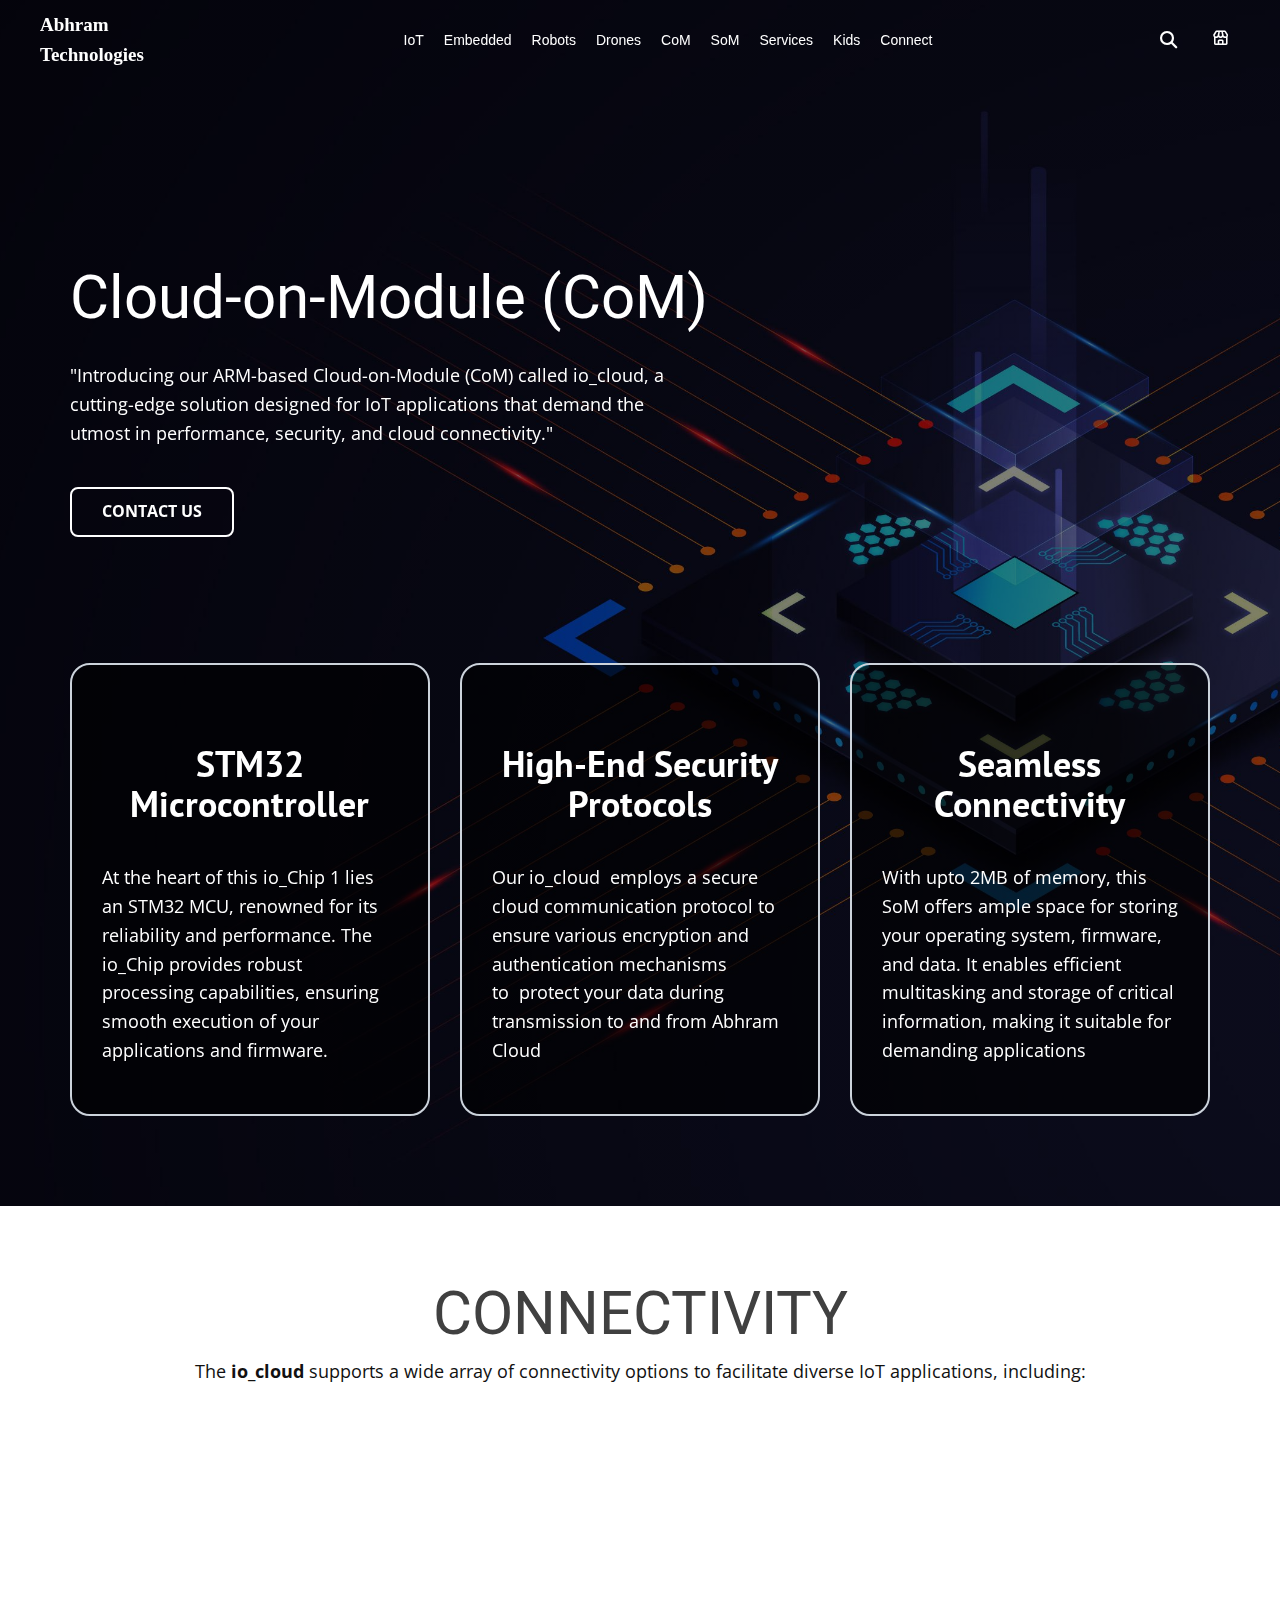
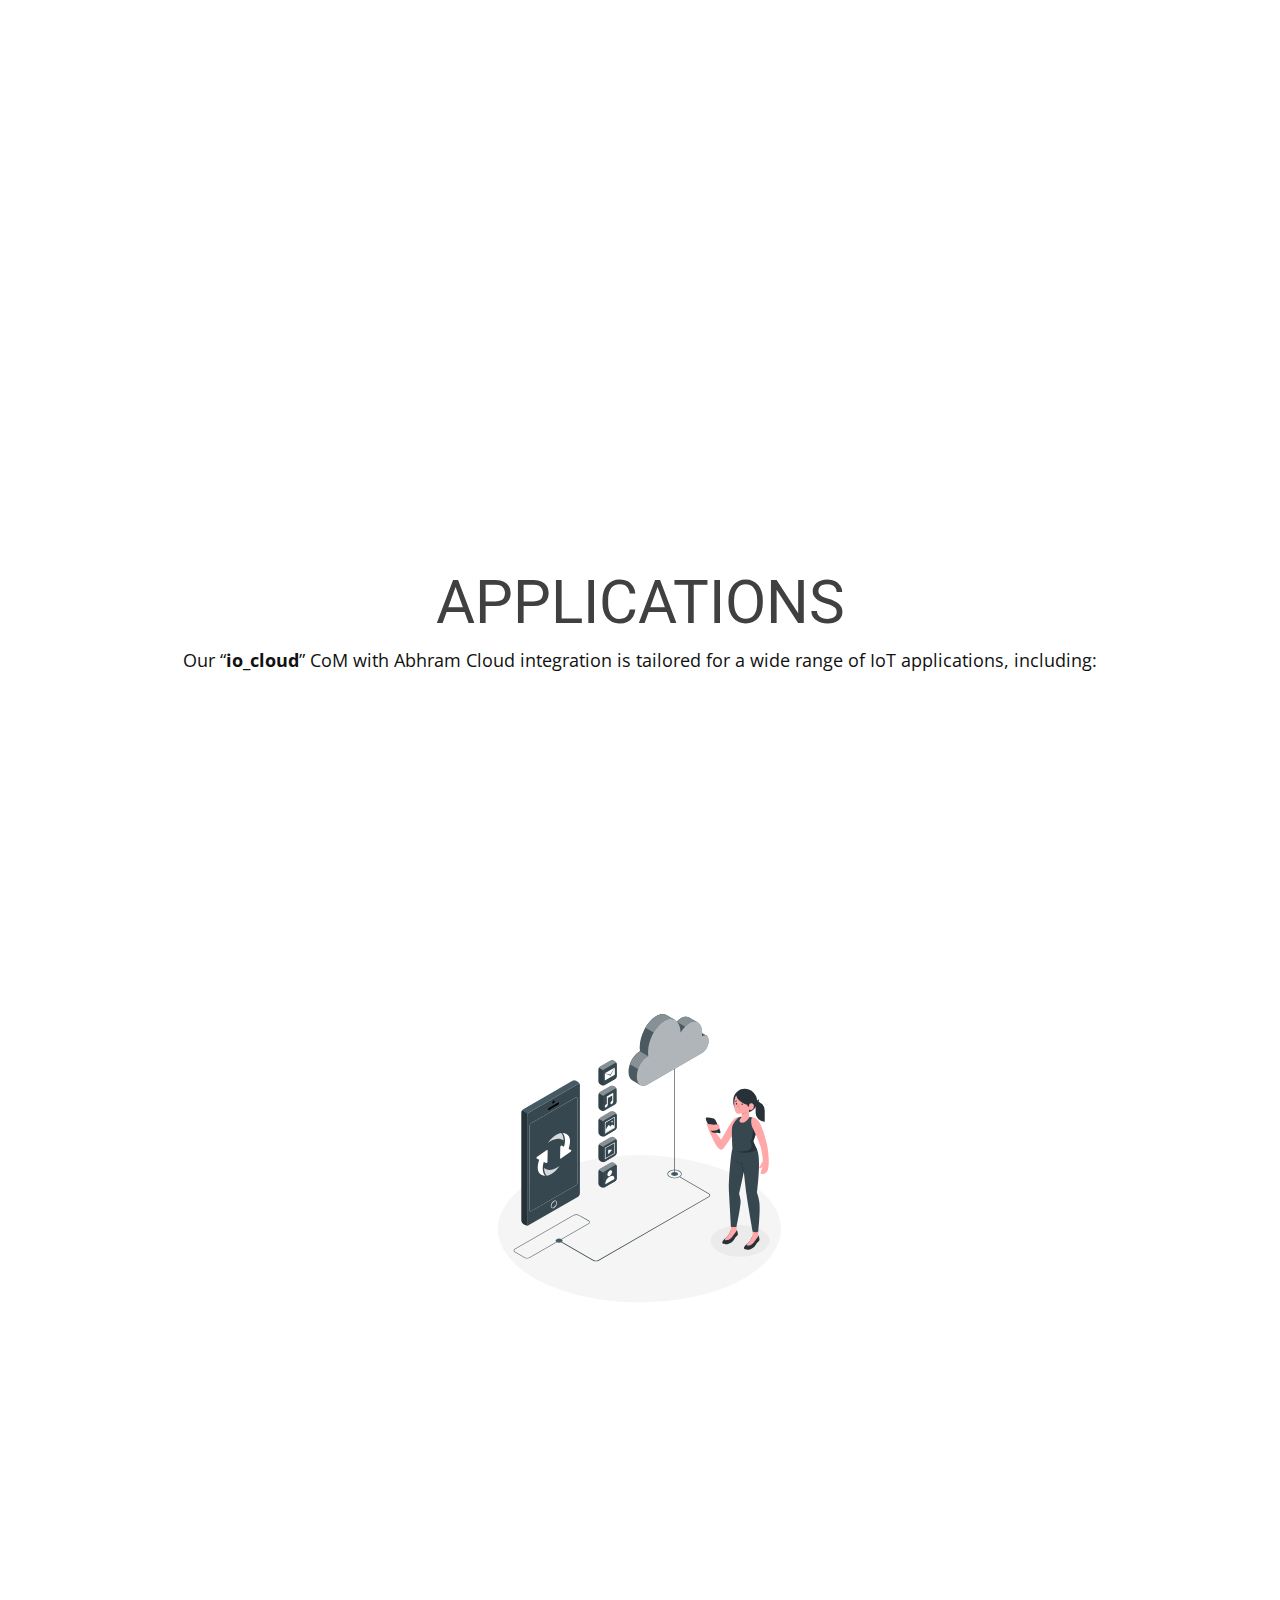
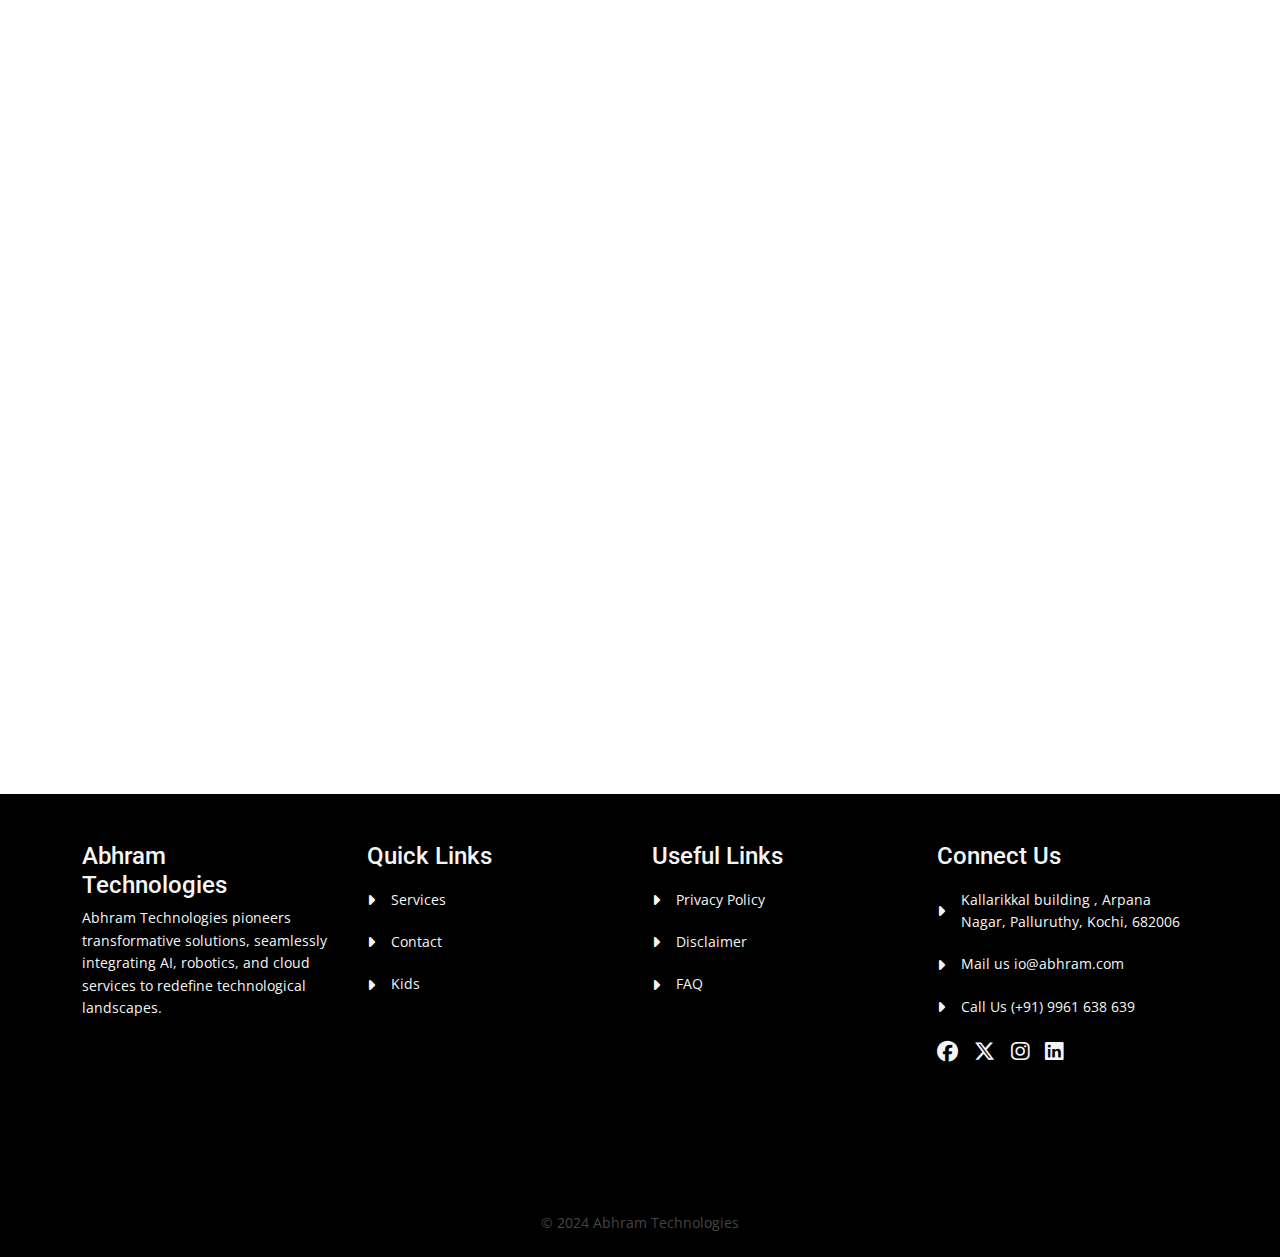
<file: com/index.html>
<!DOCTYPE html>
<html style="font-size: 16px;" lang="en"><head>
    <meta name="viewport" content="width=device-width, initial-scale=1.0">
    <meta charset="utf-8">
    <meta name="keywords" content="">
    <meta name="description" content="">
    <title>CoM</title>
    <link rel="stylesheet" href="nicepage.css" media="screen">
<link rel="stylesheet" href="Home.css" media="screen">
    <script class="u-script" type="text/javascript" src="jquery.js" defer=""></script>
    <script class="u-script" type="text/javascript" src="nicepage.js" defer=""></script>
    <link id="u-theme-google-font" rel="stylesheet" href="https://fonts.googleapis.com/css?family=Roboto:100,100i,300,300i,400,400i,500,500i,700,700i,900,900i|Open+Sans:300,300i,400,400i,500,500i,600,600i,700,700i,800,800i">
    <link id="u-page-google-font" rel="stylesheet" href="https://fonts.googleapis.com/css?family=PT+Sans:400,400i,700,700i|Montserrat:100,100i,200,200i,300,300i,400,400i,500,500i,600,600i,700,700i,800,800i,900,900i">
    
     <!-- outline css -->
     <link rel="stylesheet" href="../css/bootstrap.min1.css">
     <link rel="stylesheet" href="../css/fontawesome-all.min.css">
     <link rel="stylesheet" href="../css/style1.css">
     <link href='https://unpkg.com/boxicons@2.1.4/css/boxicons.min.css' rel='stylesheet'>
     <link href='https://unpkg.com/boxicons@2.1.4/css/boxicons.min.css' rel='stylesheet'>
     <link rel="stylesheet" href="https://cdnjs.cloudflare.com/ajax/libs/font-awesome/6.5.1/css/all.min.css" integrity="sha512-..."crossorigin="anonymous" referrerpolicy="no-referrer" />
 
     <!-- <link rel="stylesheet" href="css/style.css"> -->
     
     
     <!-- ------ -->

    <meta name="theme-color" content="#478ac9">
    <meta property="og:title" content="Home">
    <meta property="og:description" content="">
    <meta property="og:type" content="website">
</head>
  <body data-home-page="Home.html" data-home-page-title="Home" data-path-to-root="./" data-include-products="false" class="u-body u-xl-mode" data-lang="en">
    
     <!-- ---------------------------------------------------------------------------------------------------------------- -->
     <nav class="my-phone-nav">
      <div class="phone-nav-container">
          <div class="phone-nav-logo"><a class="my-logo-text" href="../index.html">Abhram<br>Technologies</a></div>
          <div class="phone-nav-icons">
              <ul>
                  <li onclick="showsearchbar()" class="phone-list-icon"><i class='bx bx-search'></i></li>
                  <li class="phone-list-icon"><a href="../store/index.html" class="my-icon-a"><i class='bx bx-store' ></i></a></li>
                  <li onclick="onmenuclick();" class="phone-list-icon"><i class='bx bx-menu' ></i></li>
              </ul>
          </div>
      </div>
  </nav>
  <div class="phone-menu-open">
      <i onclick="onmenuclose();" class="fa-solid fa-xmark"></i>
      <div class="menu-container-inner">
          <ul>
              <!-- <li onclick="showdivsubs('phone-menu-open-sub1');" class="menu-inner-list">Products</li>
              <li onclick="showdivsubs('phone-menu-open-sub2');" class="menu-inner-list">Services</li>
              <li onclick="showdivsubs('phone-menu-open-sub3');" class="menu-inner-list">R & D</li> -->
              <li class="menu-inner-list"><a href="../iot/index.html">IoT</a></li>
              <li class="menu-inner-list"><a href="../embedded/index.html">Embedded</a></li>
              <li class="menu-inner-list"><a href="../robot/index.html">Robots</a></li>
              <li class="menu-inner-list"><a href="../drones/index.html">Drones</a></li>
              <!-- <li class="menu-inner-list"><a href="#">Drone Accessories</a></li> -->
              <li class="menu-inner-list"><a href="../com/index.html">CoM</a></li>
              <li class="menu-inner-list"><a href="../som/index.html">SoM</a></li>
              <li class="menu-inner-list"><a href="../services/index.html">Services</a></li>
              <li class="menu-inner-list"><a href="../kids/index.html">Kids</a></li>
              <li class="menu-inner-list"><a href="../connect/index.html">Connect</a></li>
          </ul>
      </div>
  </div>
  
  <div class="nav-search-bar">
      <i onclick="hidesearchbar();" class="fa-solid fa-xmark"></i>
      <div class="search-bar">
          <i class='bx bx-search'></i>
          <input type="text" name="" onkeyup="mySearchFunction();" id="search-input" placeholder="Search here..">
      </div>
      <div class="search-result">
          <ul id="my-search-ul">
              <li><a href="../iot/index.html">IoT</a></li>
              <li><a href="../com/index.html">CoM</a></li>
              <li><a href="../som/index.html">SoM</a></li>
              <li><a href="../drones/index.html">Drones</a></li>
              <li><a href="../drones/index.html#carousel_508b">Drone Accessories</a></li>
              <li><a href="../robot/index.html">Robots</a></li>
              <li><a href="../services/index.html#carousel_9129">Cloud Services</a></li>
              <li><a href="../services/index.html#sec-d8ca">R & D Example Products</a></li>
              <li><a href="../services/index.html#sec-321b">Manufacturing & Prototyping</a></li>
              <li><a href="../iot/index.html#carousel_2b51">Temperaure Analyser</a></li>
              <li><a href="../iot/index.html#carousel_2b51">Plant Health Monitor</a></li>
              <li><a href="../drones/index.html#carousel_eb88">FPV Drone Nano</a></li>
              <li><a href="../drones/index.html#carousel_72be">FPV Drone Micro</a></li>
              <li><a href="../drones/index.html#carousel_2466">FPV Drone Mini</a></li>
              <li><a href="../drones/index.html#carousel_fcdf">Custom Drone boards</a></li>
            </ul>
      </div>
      <div class="suggessions-bar">
          <h6>Suggested Links</h6>
          <ul>
              <li><a href="../services/index.html">Research and Devolopment</a></li>
              <li><a href="../connect/index.html#carousel_f2db">Our Professionals</a></li>
              <li><a href="../connect/index.html#carousel_0256">Find Us on Social Media</a></li>
              <li><a href="../iot/index.html#carousel_2b51">Temperature Analyzer</a></li>
              <li><a href="../iot/index.html#carousel_2b51">Plant Health Monitor</a></li>
              <li><a href="../robot/index.html">Robots</a></li>
              <li><a href="../drones/index.html">Drones</a></li>
          </ul>
      </div>
  </div>
  
  <nav class="my-nav">
      <div class="my-nav-container">
          <div onmouseover="hideHoverBanner()" class="my-logo"><a class="my-logo-text" href="../index.html">Abhram<br>Technologies</a></div>
          <div class="my-links">
              <ul>
                  <li  class="mylist"><a href="../iot/index.html" class="my-list-link">IoT</a></li>
                  <li  class="mylist"><a href="../embedded/index.html" class="my-list-link">Embedded</a></li>
                  <li  class="mylist"><a href="../robot/index.html" class="my-list-link">Robots</a></li>
                  <li  class="mylist"><a href="../drones/index.html" class="my-list-link">Drones</a></li>
                  <!-- <li class="mylist"><a href="#" class="my-list-link">Accessories</a></li> -->
                  <li  class="mylist"><a href="../com/index.html" class="my-list-link">CoM</a></li>
                  <li  class="mylist"><a href="../som/index.html" class="my-list-link">SoM</a></li>
                  <li  class="mylist"><a href="../services/index.html" class="my-list-link">Services</a></li>
                  <li  class="mylist"><a href="../kids/index.html" class="my-list-link">Kids</a></li>
                  <li  class="mylist"><a href="../connect/index.html" class="my-list-link">Connect</a></li>
              </ul>
          </div>
          <div onmouseout="hideHoverBanner()" class="cover-div"></div>
          <div class="my-icons">
              <ul>
                  <li onmouseover="hideHoverBanner();" class="my-icon-list"><a onclick="showsearchbar();" class="my-icon-a"><i onclick="showsearchbar();" class="fa-solid fa-magnifying-glass"></i></a></li>
                  <li onmouseover="hideHoverBanner();" class="my-icon-list"><a href="../store/index.html" class="my-icon-a"><i class='bx bx-store' ></i></a></li>
              </ul>
          </div>
      </div>
  </nav>


  

<!-- ----------------------------------------------------------------------------------- -->
    
    <section class="u-align-left u-clearfix u-image u-shading u-section-1" id="sec-28cf" data-image-width="3000" data-image-height="2000">
      <div class="u-clearfix u-sheet u-sheet-1">
        <h2 class="u-align-left u-text u-text-default u-text-1" data-animation-name="customAnimationIn" data-animation-duration="1000" data-animation-delay="0">Cloud-on-Module (CoM)</h2>
        <p class="u-align-left u-text u-text-2" data-animation-name="customAnimationIn" data-animation-duration="1000" data-animation-delay="0"> "Introducing our ARM-based Cloud-on-Module (CoM) called&nbsp;io_cloud, a cutting-edge solution designed for IoT applications that demand the utmost in performance, security, and cloud connectivity."</p>
        <a onclick="contact_fill('com');" class="u-align-left u-border-2 u-border-active-white u-border-hover-white u-border-white u-btn u-btn-round u-button-style u-none u-radius u-text-active-white u-text-hover-white u-text-white u-btn-1" data-animation-name="customAnimationIn" data-animation-duration="1000" data-animation-delay="0">CONTACT US</a>
        <div class="u-expanded-width u-list u-list-1">
          <div class="u-repeater u-repeater-1">
            <div class="u-black u-border-2 u-border-palette-5-light-1 u-container-style u-list-item u-opacity u-opacity-60 u-radius u-repeater-item u-shape-round u-list-item-1" data-animation-name="customAnimationIn" data-animation-duration="1000" data-animation-delay="0">
              <div class="u-container-layout u-similar-container u-container-layout-1">
                <h2 class="u-align-center u-custom-font u-font-pt-sans u-text u-text-3">STM32 Microcontroller</h2>
                <p class="u-align-left u-text u-text-4"> At the heart of this io_Chip 1 lies an STM32 MCU, renowned for its reliability and performance. The io_Chip provides robust processing capabilities, ensuring smooth execution of your applications and firmware.</p>
              </div>
            </div>
            <div class="u-black u-border-2 u-border-palette-5-light-1 u-container-style u-list-item u-opacity u-opacity-60 u-radius u-repeater-item u-shape-round u-video-cover u-list-item-2" data-animation-name="customAnimationIn" data-animation-duration="1000" data-animation-delay="0">
              <div class="u-container-layout u-similar-container u-container-layout-2">
                <h2 class="u-align-center u-custom-font u-font-pt-sans u-text u-text-5">High-End Security Protocols</h2>
                <p class="u-align-left u-text u-text-6"> Our io_cloud&nbsp; employs a secure cloud communication protocol
to ensure ​​various encryption and authentication mechanisms to&nbsp;&nbsp;protect your data during transmission to and from
Abhram Cloud</p>
              </div>
            </div>
            <div class="u-black u-border-2 u-border-palette-5-light-1 u-container-style u-list-item u-opacity u-opacity-60 u-radius u-repeater-item u-shape-round u-video-cover u-list-item-3" data-animation-name="customAnimationIn" data-animation-duration="1000" data-animation-delay="0">
              <div class="u-container-layout u-similar-container u-container-layout-3">
                <h2 class="u-align-center u-custom-font u-font-pt-sans u-text u-text-7">Seamless Connectivity</h2>
                <p class="u-align-left u-text u-text-8"> With upto 2MB of memory, this SoM offers ample space for storing your operating system, firmware, and data. It enables efficient multitasking and storage of critical information, making it suitable for demanding applications</p>
              </div>
            </div>
          </div>
        </div>
      </div>
    </section>
    <section class="u-align-center-lg u-align-center-md u-align-center-sm u-align-center-xs u-clearfix u-white u-section-2" id="carousel_daac">
      <div class="u-clearfix u-sheet u-sheet-1">
        <h1 class="u-align-center u-text u-text-grey-75 u-text-1">CONNECT​IVITY </h1>
        <p class="u-align-center u-text u-text-default u-text-2"> The <span style="font-weight: 700;">io_cloud </span>supports a wide array of connectivity options to facilitate diverse IoT applications, including:
        </p>
        <div class="u-expanded-width u-list u-list-1">
          <div class="u-repeater u-repeater-1">
            <div class="u-align-center u-container-align-center u-container-style u-list-item u-repeater-item u-shape-rectangle u-list-item-1" data-animation-name="customAnimationIn" data-animation-duration="1000" data-animation-delay="0">
              <div class="u-container-layout u-similar-container u-container-layout-1"><span class="u-align-center u-file-icon u-icon u-text-grey-70 u-icon-1"><img src="images/2354049-31ea152d.png" alt=""></span>
                <h3 class="u-custom-font u-font-montserrat u-text u-text-3">I2C</h3>
                <p class="u-text u-text-4"> Perfect for interfacing with sensors and peripherals in a wide range of IoT devices.</p>
              </div>
            </div>
            <div class="u-align-center u-container-style u-list-item u-repeater-item u-shape-rectangle u-list-item-2" data-animation-name="customAnimationIn" data-animation-duration="1000" data-animation-delay="0">
              <div class="u-container-layout u-similar-container u-container-layout-2"><span class="u-align-center u-file-icon u-icon u-text-grey-70 u-icon-2"><img src="images/4215870-5b9008cc.png" alt=""></span>
                <h3 class="u-custom-font u-font-montserrat u-text u-text-5">SPI</h3>
                <p class="u-text u-text-6">Provides high-speed communication for connecting displays, memory, and other SPI-compatible devices. </p>
              </div>
            </div>
            <div class="u-align-center u-container-style u-list-item u-repeater-item u-shape-rectangle u-list-item-3" data-animation-name="customAnimationIn" data-animation-duration="1000" data-animation-delay="0">
              <div class="u-container-layout u-similar-container u-container-layout-3"><span class="u-align-center u-file-icon u-icon u-text-grey-70 u-icon-3"><img src="images/2686204-230a8348.png" alt=""></span>
                <h3 class="u-custom-font u-font-montserrat u-text u-text-7">UART</h3>
                <p class="u-text u-text-8"> Enables reliable serial communication with various devices and sensors.</p>
              </div>
            </div>
            <div class="u-align-center u-container-style u-list-item u-repeater-item u-shape-rectangle u-list-item-4" data-animation-name="customAnimationIn" data-animation-duration="1000" data-animation-delay="0">
              <div class="u-container-layout u-similar-container u-container-layout-4"><span class="u-align-center u-file-icon u-icon u-text-grey-70 u-icon-4"><img src="images/13259897-3963cb6d.png" alt=""></span>
                <h3 class="u-custom-font u-font-montserrat u-text u-text-9">1-WIRE</h3>
                <p class="u-text u-text-10"> Facilitates low-cost communication with 1-Wire-compatible sensors and devices.</p>
              </div>
            </div>
            <div class="u-align-center u-container-align-center u-container-style u-list-item u-repeater-item u-shape-rectangle u-list-item-5" data-animation-name="customAnimationIn" data-animation-duration="1000" data-animation-delay="0">
              <div class="u-container-layout u-similar-container u-container-layout-5"><span class="u-align-center u-file-icon u-icon u-text-grey-70 u-icon-5"><img src="images/9694695-3ca299b0.png" alt=""></span>
                <h3 class="u-custom-font u-font-montserrat u-text u-text-11">CAN</h3>
                <p class="u-text u-text-12"> Ideal for applications requiring robust networking, often seen in industrial and automotive IoT.</p>
              </div>
            </div>
            <div class="u-align-center u-container-style u-list-item u-repeater-item u-shape-rectangle u-list-item-6" data-animation-name="customAnimationIn" data-animation-duration="1000" data-animation-delay="0">
              <div class="u-container-layout u-similar-container u-container-layout-6"><span class="u-align-center u-file-icon u-icon u-text-grey-70 u-icon-6"><img src="images/11384052-415a5c0e.png" alt=""></span>
                <h3 class="u-custom-font u-font-montserrat u-text u-text-13">PWM</h3>
                <p class="u-text u-text-14"> Precise control over motors, lighting, and analog devices.</p>
              </div>
            </div>
            <div class="u-align-center u-container-style u-list-item u-repeater-item u-shape-rectangle u-list-item-7" data-animation-name="customAnimationIn" data-animation-duration="1000" data-animation-delay="0">
              <div class="u-container-layout u-similar-container u-container-layout-7"><span class="u-align-center u-file-icon u-icon u-text-grey-70 u-icon-7"><img src="images/173511-5a25858e.png" alt=""></span>
                <h3 class="u-custom-font u-font-montserrat u-text u-text-15">ADC</h3>
                <p class="u-text u-text-16"> Converts analog signals from sensors into digital data for IoT applications.</p>
              </div>
            </div>
            <div class="u-align-center u-container-style u-list-item u-repeater-item u-shape-rectangle u-list-item-8" data-animation-name="customAnimationIn" data-animation-duration="1000" data-animation-delay="0">
              <div class="u-container-layout u-similar-container u-container-layout-8"><span class="u-align-center u-file-icon u-icon u-text-grey-70 u-icon-8"><img src="images/5316461-e5b7a1c5.png" alt=""></span>
                <h3 class="u-custom-font u-font-montserrat u-text u-text-17">GPIO</h3>
                <p class="u-text u-text-18">General purpose input output which functions by pasing data into and out of the chipset</p>
              </div>
            </div>
          </div>
        </div>
      </div>
    </section>
    <section class="u-clearfix u-white u-section-3" id="carousel_7d97">
      <div class="u-clearfix u-sheet u-sheet-1">
        <h1 class="u-align-center u-text u-text-grey-75 u-text-1">APPLICATIONS</h1>
        <p class="u-align-center u-text u-text-default u-text-2"> Our&nbsp;“<span style="font-weight: 700;">io_cloud</span>”&nbsp;CoM with Abhram Cloud integration is tailored for a wide range of IoT applications, including:
        </p>
        <img class="u-align-center-md u-align-center-sm u-align-center-xs u-hidden-lg u-hidden-xl u-image u-image-default u-preserve-proportions u-image-1" src="images/Cloudsync-amico1.svg" alt="" data-image-width="250" data-image-height="250" data-animation-name="customAnimationIn" data-animation-duration="1000" data-animation-delay="0">
        <div class="custom-expanded data-layout-selected u-clearfix u-hidden-lg u-hidden-xl u-layout-wrap u-layout-wrap-1">
          <div class="u-gutter-0 u-layout">
            <div class="u-layout-col">
              <div class="u-size-20">
                <div class="u-layout-row">
                  <div class="u-container-style u-layout-cell u-size-30 u-layout-cell-1">
                    <div class="u-container-layout u-container-layout-1"><span class="u-file-icon u-icon u-text-grey-70 u-icon-1" data-animation-name="customAnimationIn" data-animation-duration="1000" data-animation-delay="0"><img src="images/2668384-ae0d5fb0.png" alt=""></span>
                      <h4 class="u-align-right u-text u-text-3"> Smart Home Automation</h4>
                      <p class="u-align-right u-text u-text-4"> Create intelligent and secure home automation solutions with Abhram Cloud connectivity.</p>
                    </div>
                  </div>
                  <div class="u-container-style u-layout-cell u-size-30 u-layout-cell-2" data-animation-name="customAnimationIn" data-animation-duration="1000" data-animation-delay="0">
                    <div class="u-container-layout u-container-layout-2"><span class="u-file-icon u-icon u-text-grey-70 u-icon-2"><img src="images/4813668-84836113.png" alt=""></span>
                      <h4 class="u-text u-text-5"> Industrial IoT (IIoT)</h4>
                      <p class="u-text u-text-6"> Monitor and control industrial machinery and processes securely with CAN and PWM support.</p>
                    </div>
                  </div>
                </div>
              </div>
              <div class="u-size-20">
                <div class="u-layout-row">
                  <div class="u-container-style u-layout-cell u-size-30 u-layout-cell-3" data-animation-name="customAnimationIn" data-animation-duration="1000" data-animation-delay="0">
                    <div class="u-container-layout u-container-layout-3"><span class="u-file-icon u-icon u-text-grey-70 u-icon-3"><img src="images/2545030-f4dba913.png" alt=""></span>
                      <h4 class="u-align-right u-text u-text-7"> Environmental Sensing</h4>
                      <p class="u-align-right u-text u-text-8"> Utilize I2C and 1-Wire connectivity to gather data from environmental sensors for climate monitoring and more.</p>
                    </div>
                  </div>
                  <div class="u-container-style u-layout-cell u-size-30 u-layout-cell-4" data-animation-name="customAnimationIn" data-animation-duration="1000" data-animation-delay="0">
                    <div class="u-container-layout u-container-layout-4"><span class="u-file-icon u-icon u-text-grey-70 u-icon-4"><img src="images/993762-0643ed08.png" alt=""></span>
                      <h4 class="u-text u-text-9"> Data Analytics</h4>
                      <p class="u-text u-text-10"> Leverage Abhram Cloud to store and analyze IoT data, gaining valuable insights for decision-making.</p>
                    </div>
                  </div>
                </div>
              </div>
              <div class="u-size-20">
                <div class="u-layout-row">
                  <div class="u-container-style u-layout-cell u-size-30 u-layout-cell-5" data-animation-name="customAnimationIn" data-animation-duration="1000" data-animation-delay="0">
                    <div class="u-container-layout u-container-layout-5"><span class="u-file-icon u-icon u-text-grey-75 u-icon-5"><img src="images/7121742-dec1e4a9.png" alt=""></span>
                      <h4 class="u-align-right u-text u-text-11"> Data Logging</h4>
                      <p class="u-align-right u-text u-text-12"> Use the generous cloud storage capacity to store and analyse data in real-time.</p>
                    </div>
                  </div>
                  <div class="u-container-style u-layout-cell u-size-30 u-layout-cell-6" data-animation-name="customAnimationIn" data-animation-duration="1000" data-animation-delay="0">
                    <div class="u-container-layout u-container-layout-6"><span class="u-file-icon u-icon u-text-grey-70 u-icon-6"><img src="images/6528199-02e0a99f.png" alt=""></span>
                      <h4 class="u-text u-text-13"> Custom IoT Solutions</h4>
                      <p class="u-text u-text-14"> Develop custom IoT systems with confidence, thanks to our modular and feature-rich CoM</p>
                    </div>
                  </div>
                </div>
              </div>
            </div>
          </div>
        </div>
        <div class="data-layout-selected u-clearfix u-expanded-width u-gutter-0 u-hidden-md u-hidden-sm u-hidden-xs u-layout-wrap u-layout-wrap-2">
          <div class="u-layout">
            <div class="u-layout-row">
              <div class="u-size-20 u-size-30-md">
                <div class="u-layout-col">
                  <div class="u-align-right u-container-style u-layout-cell u-left-cell u-size-20 u-layout-cell-7" data-animation-name="customAnimationIn" data-animation-duration="1000" data-animation-delay="0">
                    <div class="u-container-layout u-valign-top u-container-layout-7"><span class="u-file-icon u-icon u-text-grey-70 u-icon-7"><img src="images/2668384-ae0d5fb0.png" alt=""></span>
                      <h4 class="u-text u-text-15"> Smart Home Automation</h4>
                      <p class="u-text u-text-16"> Create intelligent and secure home automation solutions with Abhram Cloud connectivity.</p>
                    </div>
                  </div>
                  <div class="u-align-right u-container-style u-layout-cell u-left-cell u-size-20 u-layout-cell-8" data-animation-name="customAnimationIn" data-animation-duration="1000" data-animation-delay="0">
                    <div class="u-container-layout u-valign-top u-container-layout-8"><span class="u-file-icon u-icon u-text-grey-70 u-icon-8"><img src="images/2545030-f4dba913.png" alt=""></span>
                      <h4 class="u-text u-text-17"> Environmental Sensing</h4>
                      <p class="u-text u-text-18"> Utilize I2C and 1-Wire connectivity to gather data from environmental sensors for climate monitoring and more.</p>
                    </div>
                  </div>
                  <div class="u-align-right u-container-style u-layout-cell u-left-cell u-size-20 u-layout-cell-9" data-animation-name="customAnimationIn" data-animation-duration="1000" data-animation-delay="0">
                    <div class="u-container-layout u-valign-top u-container-layout-9"><span class="u-file-icon u-icon u-text-grey-75 u-icon-9"><img src="images/7121742-dec1e4a9.png" alt=""></span>
                      <h4 class="u-text u-text-19"> Data Logging</h4>
                      <p class="u-text u-text-20"> Use the generous cloud storage capacity to store and analyse data in real-time.</p>
                    </div>
                  </div>
                </div>
              </div>
              <div class="u-size-20 u-size-30-md">
                <div class="u-layout-row">
                  <div class="u-container-style u-hidden-md u-layout-cell u-size-60 u-layout-cell-10">
                    <div class="u-container-layout u-valign-middle u-container-layout-10">
                      <img class="u-expanded-width u-image u-image-contain u-image-default u-image-2" src="images/Cloudsync-amico1.svg" data-image-width="150" data-image-height="150">
                    </div>
                  </div>
                </div>
              </div>
              <div class="u-size-20 u-size-60-md">
                <div class="u-layout-col">
                  <div class="u-align-left u-container-style u-layout-cell u-right-cell u-size-20 u-layout-cell-11" data-animation-name="customAnimationIn" data-animation-duration="1000" data-animation-delay="0">
                    <div class="u-container-layout u-valign-top u-container-layout-11"><span class="u-file-icon u-icon u-text-grey-70 u-icon-10"><img src="images/4813668-84836113.png" alt=""></span>
                      <h4 class="u-text u-text-21"> Industrial IoT (IIoT)</h4>
                      <p class="u-text u-text-22"> Monitor and control industrial machinery and processes securely with CAN and PWM support.</p>
                    </div>
                  </div>
                  <div class="u-align-left u-container-style u-layout-cell u-right-cell u-size-20 u-layout-cell-12" data-animation-name="customAnimationIn" data-animation-duration="1000" data-animation-delay="0">
                    <div class="u-container-layout u-valign-top u-container-layout-12"><span class="u-file-icon u-icon u-text-grey-70 u-icon-11"><img src="images/993762-0643ed08.png" alt=""></span>
                      <h4 class="u-text u-text-23"> Data Analytics</h4>
                      <p class="u-text u-text-24"> Leverage Abhram Cloud to store and analyze IoT data, gaining valuable insights for decision-making.</p>
                    </div>
                  </div>
                  <div class="u-align-left u-container-style u-layout-cell u-right-cell u-size-20 u-layout-cell-13" data-animation-name="customAnimationIn" data-animation-duration="1000" data-animation-delay="0">
                    <div class="u-container-layout u-valign-top u-container-layout-13"><span class="u-file-icon u-icon u-text-grey-70 u-icon-12"><img src="images/6528199-02e0a99f.png" alt=""></span>
                      <h4 class="u-text u-text-25"> Custom IoT Solutions</h4>
                      <p class="u-text u-text-26"> Develop custom IoT systems with confidence, thanks to our modular and feature-rich CoM</p>
                    </div>
                  </div>
                </div>
              </div>
            </div>
          </div>
        </div>
      </div>
    </section>
    <section class="u-clearfix u-white u-section-4" id="carousel_e757">
      <div class="u-clearfix u-sheet u-sheet-1">
        <div class="data-layout-selected u-clearfix u-expanded-width u-gutter-0 u-layout-wrap u-layout-wrap-1">
          <div class="u-gutter-0 u-layout">
            <div class="u-layout-row">
              <div class="u-size-30 u-size-60-md">
                <div class="u-layout-col">
                  <div class="u-size-40">
                    <div class="u-layout-row">
                      <div class="u-align-left u-container-style u-hidden-md u-hidden-sm u-hidden-xs u-layout-cell u-left-cell u-size-60 u-layout-cell-1">
                        <div class="u-container-layout u-container-layout-1"></div>
                      </div>
                    </div>
                  </div>
                  <div class="u-size-20">
                    <div class="u-layout-row">
                      <div class="u-container-style u-hidden-sm u-hidden-xs u-layout-cell u-left-cell u-size-20 u-layout-cell-2">
                        <div class="u-container-layout u-container-layout-2">
                          <div class="u-border-10 u-border-black u-line u-line-horizontal u-line-1" data-animation-name="customAnimationIn" data-animation-duration="1000"></div>
                        </div>
                      </div>
                      <div class="u-container-style u-layout-cell u-size-40 u-layout-cell-3">
                        <div class="u-container-layout u-valign-top u-container-layout-3">
                          <h3 class="u-custom-font u-text u-text-font u-text-1" data-animation-name="customAnimationIn" data-animation-duration="1000" data-animation-delay="0"> MICRO CODE X</h3>
                          <p class="u-text u-text-2" data-animation-name="customAnimationIn" data-animation-duration="1000" data-animation-delay="0"> Micro Code X is specifically designed for our CoM (cloud on Modules), seamlessly integrating with a highly efficient cloud communication protocol. It offers communication that is 2 times faster than API, with the added advantage of being 5 times more secure.</p>
                          <a onclick="contact_fill('com');" class="u-border-2 u-border-active-grey-75 u-border-grey-75 u-border-hover-grey-75 u-btn u-btn-round u-button-style u-none u-radius u-text-active-grey-75 u-text-hover-grey-75 u-btn-1" data-animation-name="customAnimationIn" data-animation-duration="1000" data-animation-delay="0">CONTACT US </a>
                        </div>
                      </div>
                    </div>
                  </div>
                </div>
              </div>
              <div class="u-size-30 u-size-60-md">
                <div class="u-layout-col">
                  <div class="u-container-style u-layout-cell u-right-cell u-size-60 u-layout-cell-4">
                    <div class="u-container-layout u-container-layout-4">
                      <div class="u-align-left u-border-grey-30-500 u-border-no-bottom u-border-no-left u-border-no-right u-border-no-top u-grey-70 u-shape u-shape-1" data-animation-name="customAnimationIn" data-animation-duration="1000" data-animation-delay="0"></div>
                      <img class="u-image u-image-1" src="images/1158222_2003.jpg" data-image-width="4500" data-image-height="4500" data-animation-name="customAnimationIn" data-animation-duration="1000" data-animation-delay="0">
                    </div>
                  </div>
                </div>
              </div>
            </div>
          </div>
        </div>
      </div>
    </section>
    
    <!-- Footer -->
<section class="footer">
  <div class="container">
      <div class="row">
          <div class="col-lg-3 py-4 py-md-5">
              <div class="d-flex align-items-center">
                  <h4 class="">Abhram <br> Technologies</h4>
              </div>
              <p class="py-3 para-light">Abhram Technologies pioneers transformative solutions, seamlessly integrating AI, robotics, and cloud services to redefine technological landscapes.</p>
              <div class="d-flex align-items-center">
                  <!-- <div>
                      <p style=" padding:3px; bottom: 0;">© 2023 Abhram Technologies</p><br>
                      
                  </div> -->
              </div>
          </div> <!-- end of col -->

          <div class="col-lg-3 py-4 py-md-5">
              <div>
                  <h4 class="py-2">Quick Links</h4>
                  <div class="d-flex align-items-center py-2">
                      <i class="fas fa-caret-right"></i>
                      <a href="../services/index.html"><p class="ms-3">Services</p></a>
                  </div>
                  <div class="d-flex align-items-center py-2">
                      <i class="fas fa-caret-right"></i>
                      <a href="../connect/index.html"><p class="ms-3">Contact</p></a>
                  </div>
                  <div class="d-flex align-items-center py-2">
                      <i class="fas fa-caret-right"></i>
                      <a href="../kids/index.html"><p class="ms-3">Kids</p></a>
                  </div>
              </div>
          </div> <!-- end of col -->

          <div class="col-lg-3 py-4 py-md-5">
              <div>
                  <h4 class="py-2">Useful Links</h4>
                  <div class="d-flex align-items-center py-2">
                      <i class="fas fa-caret-right"></i>
                      <a href="../privacy.html"><p class="ms-3">Privacy Policy</p></a>
                  </div>
                  <div class="d-flex align-items-center py-2">
                      <i class="fas fa-caret-right"></i>
                      <a href="../disclaimer.html"><p class="ms-3">Disclaimer</p></a>
                  </div>
                  <div class="d-flex align-items-center py-2">
                      <i class="fas fa-caret-right"></i>
                      <a href="../faq.html"><p class="ms-3">FAQ</p></a>
                  </div>
              </div>
          </div> <!-- end of col -->

          <div class="col-lg-3 py-4 py-md-5">
              <div class="d-flex align-items-center">
                  <h4>Connect Us</h4>
              </div>
              
              <div class="d-flex align-items-center py-2">
                  <i class="fas fa-caret-right"></i>
                  <p class="ms-3">Kallarikkal building , Arpana Nagar, Palluruthy, Kochi, 
                      682006</p>
              </div>
              <div class="d-flex align-items-center py-2">
                  <i class="fas fa-caret-right"></i>
                  <p class="ms-3">Mail us io@abhram.com</p>
              </div>
              <div class="d-flex align-items-center py-2">
                  <i class="fas fa-caret-right"></i>
                  <p class="ms-3">Call Us (+91) 9961 638 639</p>
              </div>


              <div style="margin-top: 10px;" class="d-flex">
                  <div class="me-3">
                      <a href="https://www.facebook.com/profile.php?id=61552439575358">
                          <i class="fa-brands fa-facebook fa-xl"></i>
                      </a>
                  </div>
                  <div class="me-3">
                      <a href="https://twitter.com/Abhram_Tech">
                          <i class="fa-brands fa-x-twitter fa-xl"></i>
                      </a>
                  </div>
                  <div class="me-3">
                      <a href="https://www.instagram.com/abhram_technologies?igsh=NGVhN2U2NjQ0Yg%3D%3D&utm_source=qr">
                          <i class="fa-brands fa-instagram fa-xl"></i>
                      </a>
                  </div>
                  <div class="me-3">
                      <a href="https://www.linkedin.com/company/abhram-technologies/">
                          <i class="fa-brands fa-linkedin fa-xl"></i>
                      </a>
                  </div>
              </div>

          </div> <!-- end of col -->
      </div> <!-- end of row -->
  </div> <!-- end of container -->
</section> <!-- end of footer -->

<div style="line-height: 0;" class="bottom text-light" >
  <div class="container">
      <div>
          <p style="text-align:center; color: #454545; bottom: 0; font-size:14px;">© 2024 <a style="color: #454545; text-decoration: none; font-size:14px;" href="../index.html">Abhram Technologies</a></p>
         
      </div>
  </div> <!-- end of container -->
</div> <!-- end of bottom -->
<!-- Bottom -->
<div style="line-height: 0;" class="bottom text-light" >
  <div class="container">
      <div>
          <p style=" opacity:0; color: #222222; bottom: 0; text-align:center; font-size:14px;">Devoloped by: <a style="color: #222222; text-decoration: none; font-size:14px;" href="https://arjunalaiju.onrender.com/">arju</a></p>
          
      </div>
  </div> <!-- end of container -->
</div> <!-- end of bottom -->


<!-- //Back To Top Button
<button onclick="topFunction()" id="myBtn">
  <img src="assets/images/up-arrow.png" alt="alternative">
</button>
//end of back to top button -->


<!-- Scripts -->
<script src="../js/bootstrap.min.js"></script><!-- Bootstrap framework -->
<!-- <script src="../js/purecounter.min.js"></script> Purecounter counter for statistics numbers -->
<!-- <script src="../js/swiper.min.js"></script>Swiper for image and text sliders -->
<!-- <script src="../js/aos.js"></script>AOS on Animation Scroll -->
<script src="../js/script1.js"></script>  <!-- Custom scripts -->
  
</body></html>
</file>
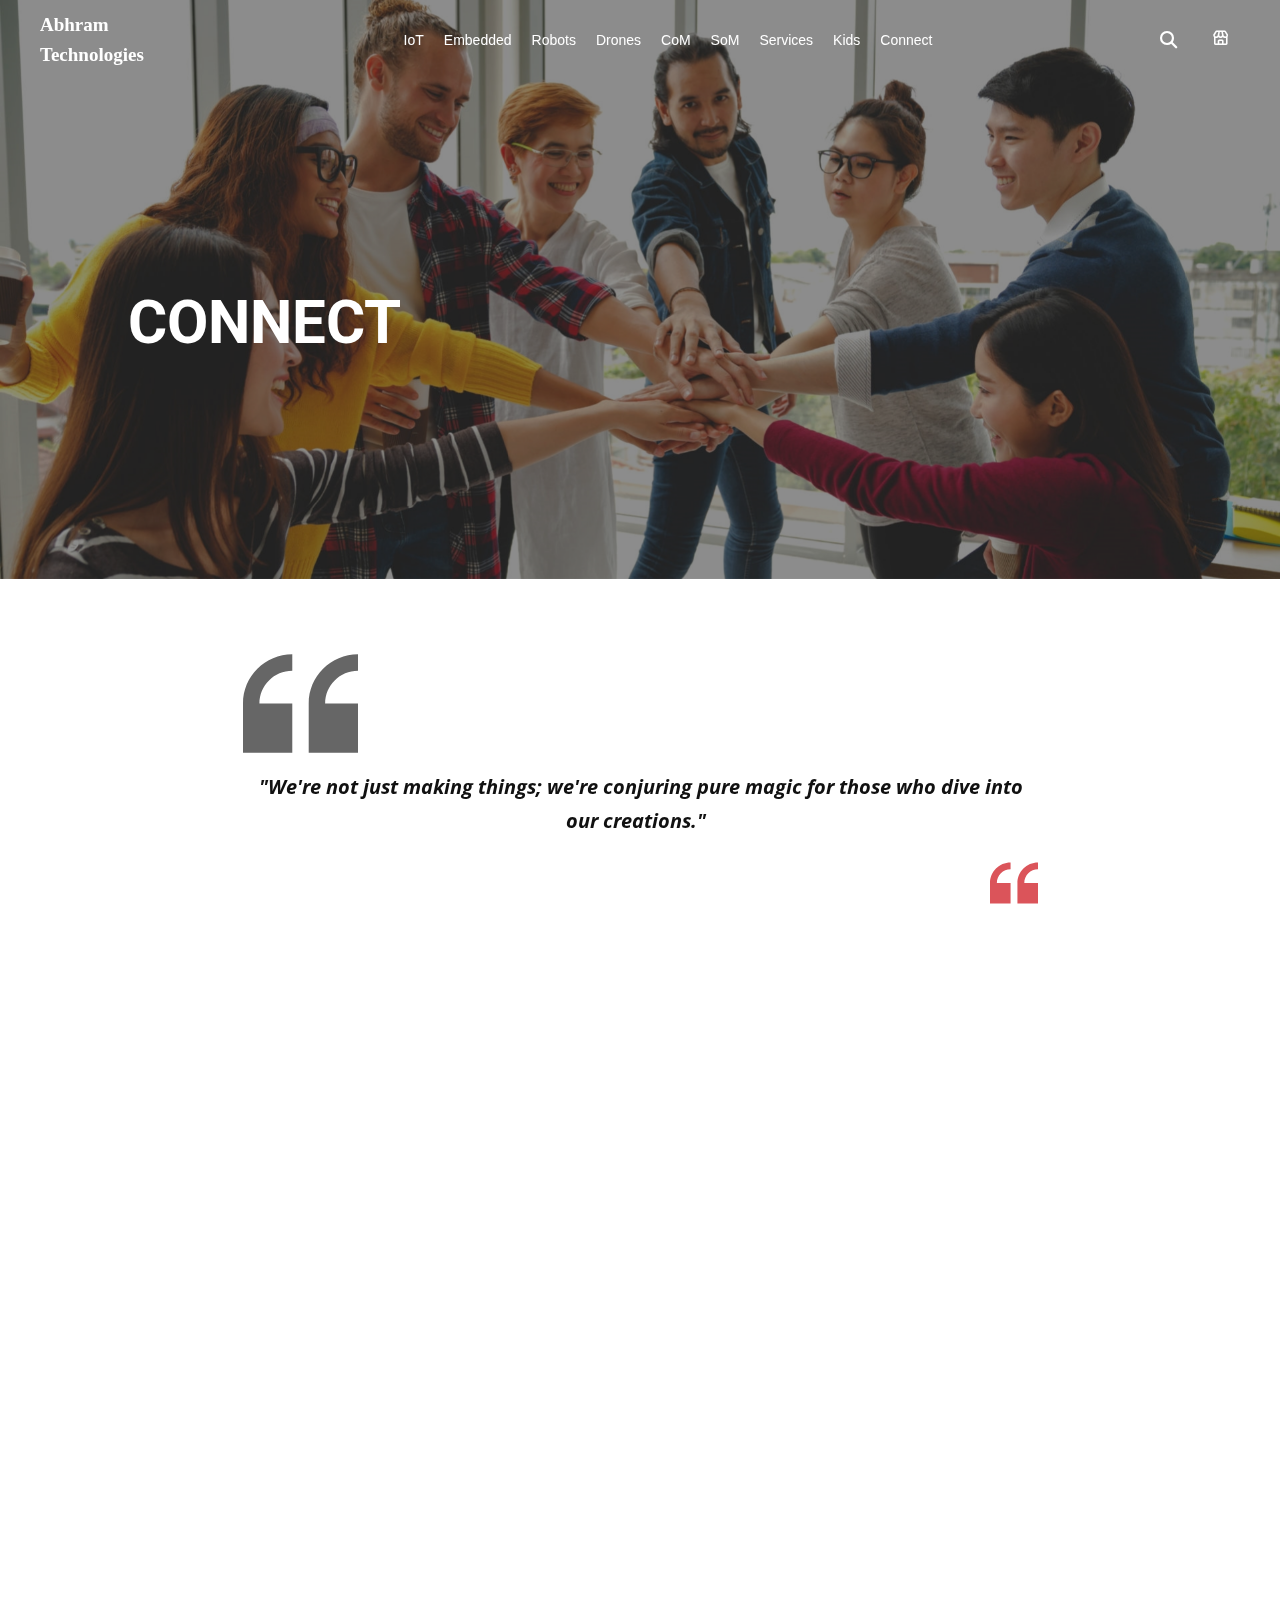
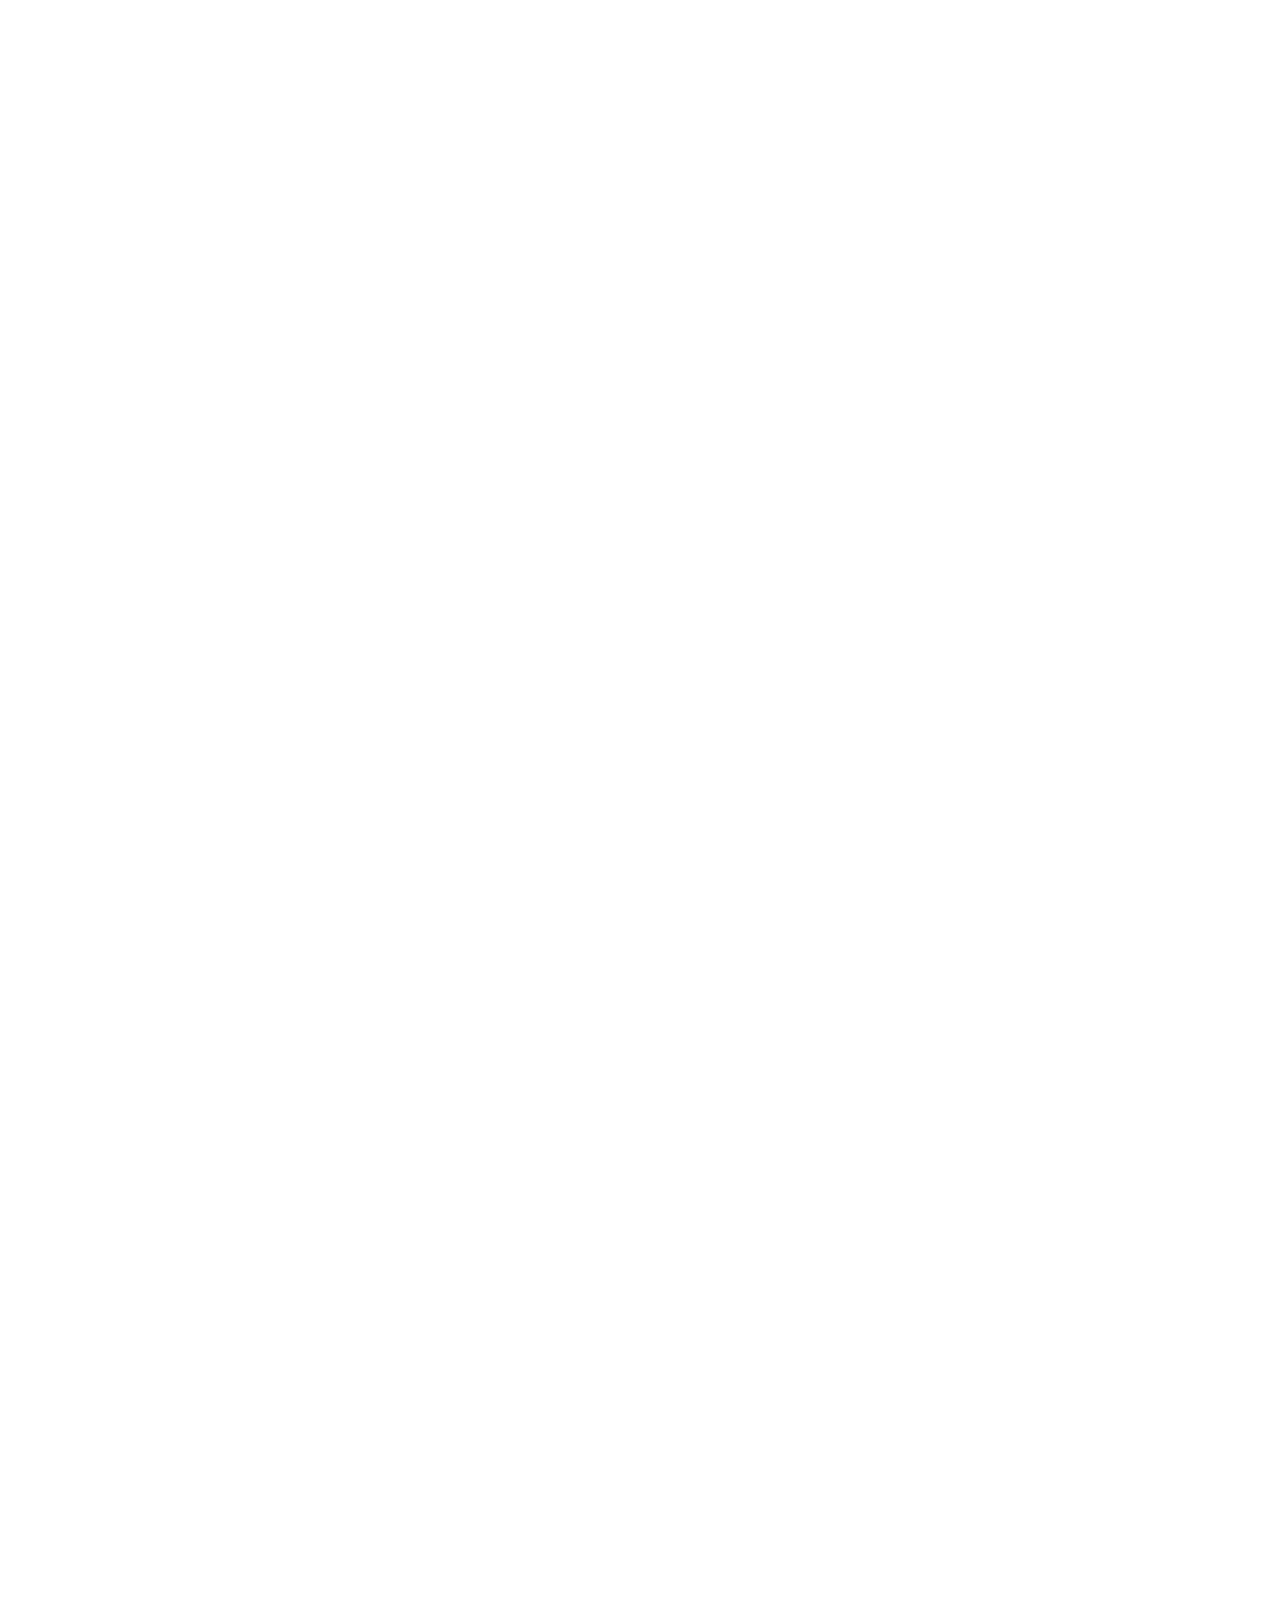
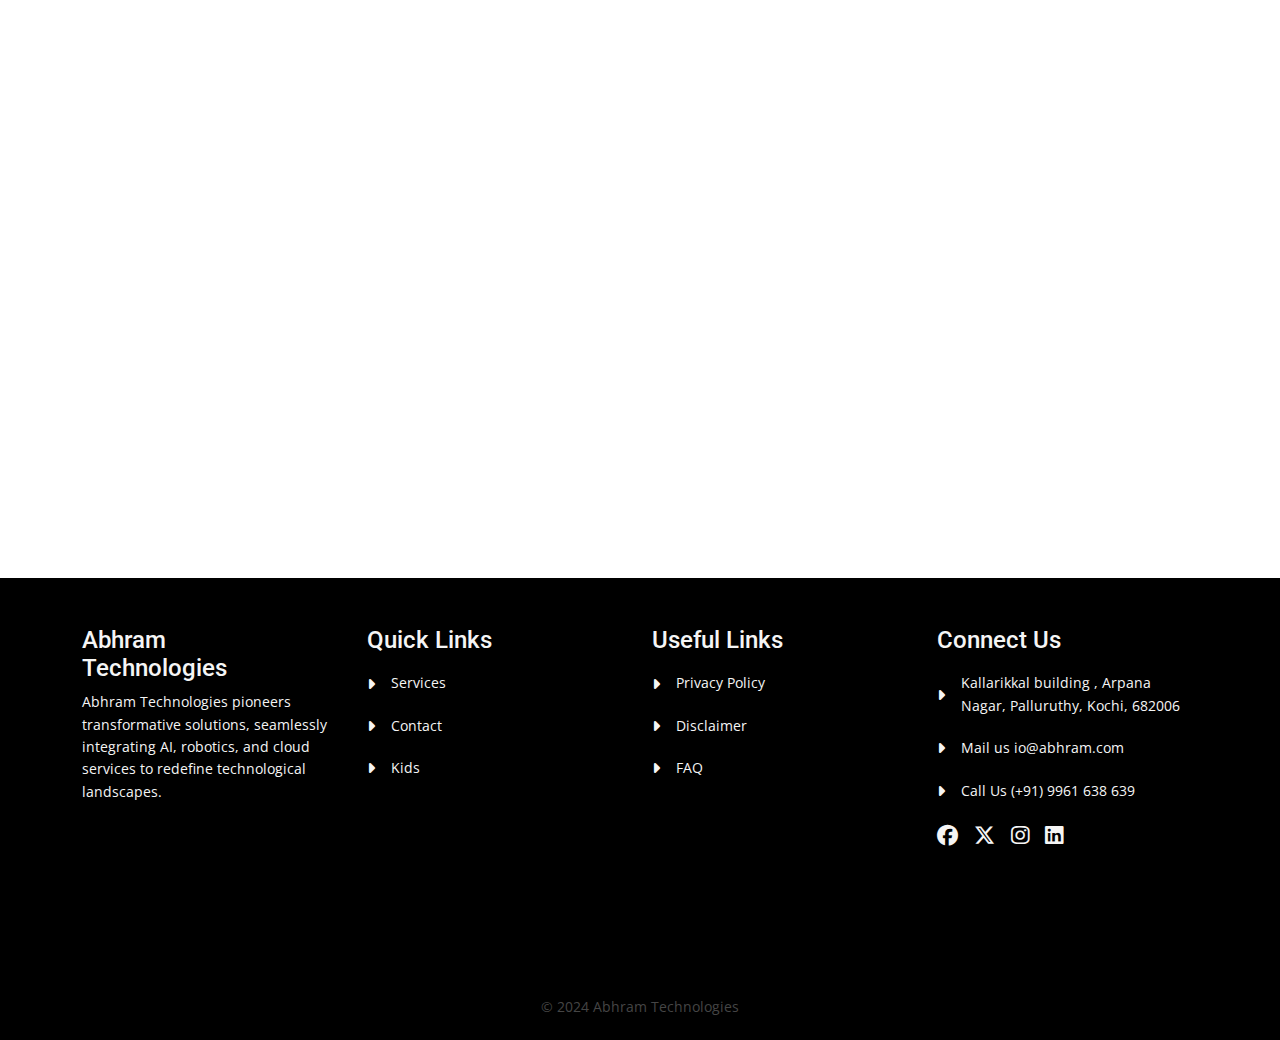
<file: connect/index.html>
<!DOCTYPE html>
<html style="font-size: 16px;" lang="en"><head>
    <meta name="viewport" content="width=device-width, initial-scale=1.0">
    <meta charset="utf-8">
    <meta name="keywords" content="CONNECT, Let&amp;apos;s Connect, Meet The Team
Our Professionals">
    <meta name="description" content="">
    <title>Connect</title>
    <link rel="stylesheet" href="nicepage.css" media="screen">
<link rel="stylesheet" href="Home.css" media="screen">
    <script class="u-script" type="text/javascript" src="jquery.js" defer=""></script>
    <script class="u-script" type="text/javascript" src="nicepage.js" defer=""></script>

    <link id="u-theme-google-font" rel="stylesheet" href="https://fonts.googleapis.com/css?family=Roboto:100,100i,300,300i,400,400i,500,500i,700,700i,900,900i|Open+Sans:300,300i,400,400i,500,500i,600,600i,700,700i,800,800i">
    <link id="u-page-google-font" rel="stylesheet" href="https://fonts.googleapis.com/css?family=Montserrat:100,100i,200,200i,300,300i,400,400i,500,500i,600,600i,700,700i,800,800i,900,900i">
    
     <!-- outline css -->
    
     <link rel="stylesheet" href="../css/bootstrap.min1.css">
     <link rel="stylesheet" href="../css/fontawesome-all.min.css">
     <link rel="stylesheet" href="../css/style1.css">
     <link href='https://unpkg.com/boxicons@2.1.4/css/boxicons.min.css' rel='stylesheet'>
     <link href='https://unpkg.com/boxicons@2.1.4/css/boxicons.min.css' rel='stylesheet'>
     <link rel="stylesheet" href="https://cdnjs.cloudflare.com/ajax/libs/font-awesome/6.5.1/css/all.min.css" integrity="sha512-..."crossorigin="anonymous" referrerpolicy="no-referrer" />
 
     <!-- <link rel="stylesheet" href="css/style.css"> -->
     
     <script src="connect.js"></script>
     
     <!-- ------ -->

    <meta name="theme-color" content="#478ac9">
    <meta property="og:title" content="Home">
    <meta property="og:type" content="website">
  </head>
  <body data-home-page="Home.html" data-home-page-title="Home" data-path-to-root="./" data-include-products="false" class="u-body u-xl-mode" data-lang="en">
    
    <!-- ---------------------------------------------------------------------------------------------------------------- -->
    <nav class="my-phone-nav">
      <div class="phone-nav-container">
          <div class="phone-nav-logo"><a class="my-logo-text" href="../index.html">Abhram<br>Technologies</a></div>
          <div class="phone-nav-icons">
              <ul>
                  <li onclick="showsearchbar()" class="phone-list-icon"><i class='bx bx-search'></i></li>
                  <li class="phone-list-icon"><a href="../store/index.html" class="my-icon-a"><i class='bx bx-store' ></i></a></li>
                  <li onclick="onmenuclick();" class="phone-list-icon"><i class='bx bx-menu' ></i></li>
              </ul>
          </div>
      </div>
  </nav>
  <div class="phone-menu-open">
      <i onclick="onmenuclose();" class="fa-solid fa-xmark"></i>
      <div class="menu-container-inner">
          <ul>
              <!-- <li onclick="showdivsubs('phone-menu-open-sub1');" class="menu-inner-list">Products</li>
              <li onclick="showdivsubs('phone-menu-open-sub2');" class="menu-inner-list">Services</li>
              <li onclick="showdivsubs('phone-menu-open-sub3');" class="menu-inner-list">R & D</li> -->
              <li class="menu-inner-list"><a href="../iot/index.html">IoT</a></li>
              <li class="menu-inner-list"><a href="../embedded/index.html">Embedded</a></li>
              <li class="menu-inner-list"><a href="../robot/index.html">Robots</a></li>
              <li class="menu-inner-list"><a href="../drones/index.html">Drones</a></li>
              <!-- <li class="menu-inner-list"><a href="#">Drone Accessories</a></li> -->
              <li class="menu-inner-list"><a href="../com/index.html">CoM</a></li>
              <li class="menu-inner-list"><a href="../som/index.html">SoM</a></li>
              <li class="menu-inner-list"><a href="../services/index.html">Services</a></li>
              <li class="menu-inner-list"><a href="../kids/index.html">Kids</a></li>
              <li class="menu-inner-list"><a href="../connect/index.html">Connect</a></li>
          </ul>
      </div>
  </div>
  
  <div class="nav-search-bar">
      <i onclick="hidesearchbar();" class="fa-solid fa-xmark"></i>
      <div class="search-bar">
          <i class='bx bx-search'></i>
          <input type="text" name="" onkeyup="mySearchFunction();" id="search-input" placeholder="Search here..">
      </div>
      <div class="search-result">
          <ul id="my-search-ul">
              <li><a href="../iot/index.html">IoT</a></li>
              <li><a href="../com/index.html">CoM</a></li>
              <li><a href="../som/index.html">SoM</a></li>
              <li><a href="../drones/index.html">Drones</a></li>
              <li><a href="../drones/index.html#carousel_508b">Drone Accessories</a></li>
              <li><a href="../robot/index.html">Robots</a></li>
              <li><a href="../services/index.html#carousel_9129">Cloud Services</a></li>
              <li><a href="../services/index.html#sec-d8ca">R & D Example Products</a></li>
              <li><a href="../services/index.html#sec-321b">Manufacturing & Prototyping</a></li>
              <li><a href="../iot/index.html#carousel_2b51">Temperaure Analyser</a></li>
              <li><a href="../iot/index.html#carousel_2b51">Plant Health Monitor</a></li>
              <li><a href="../drones/index.html#carousel_eb88">FPV Drone Nano</a></li>
              <li><a href="../drones/index.html#carousel_72be">FPV Drone Micro</a></li>
              <li><a href="../drones/index.html#carousel_2466">FPV Drone Mini</a></li>
              <li><a href="../drones/index.html#carousel_fcdf">Custom Drone boards</a></li>
            </ul>
      </div>
      <div class="suggessions-bar">
          <h6>Suggested Links</h6>
          <ul>
              <li><a href="../services/index.html">Research and Devolopment</a></li>
              <li><a href="../connect/index.html#carousel_f2db">Our Professionals</a></li>
              <li><a href="../connect/index.html#carousel_0256">Find Us on Social Media</a></li>
              <li><a href="../iot/index.html#carousel_2b51">Temperature Analyzer</a></li>
              <li><a href="../iot/index.html#carousel_2b51">Plant Health Monitor</a></li>
              <li><a href="../robot/index.html">Robots</a></li>
              <li><a href="../drones/index.html">Drones</a></li>
          </ul>
      </div>
  </div>
  
  <nav class="my-nav">
      <div class="my-nav-container">
          <div onmouseover="hideHoverBanner()" class="my-logo"><a class="my-logo-text" href="../index.html">Abhram<br>Technologies</a></div>
          <div class="my-links">
              <ul>
                  <li  class="mylist"><a href="../iot/index.html" class="my-list-link">IoT</a></li>
                  <li  class="mylist"><a href="../embedded/index.html" class="my-list-link">Embedded</a></li>
                  <li  class="mylist"><a href="../robot/index.html" class="my-list-link">Robots</a></li>
                  <li  class="mylist"><a href="../drones/index.html" class="my-list-link">Drones</a></li>
                  <!-- <li class="mylist"><a href="#" class="my-list-link">Accessories</a></li> -->
                  <li  class="mylist"><a href="../com/index.html" class="my-list-link">CoM</a></li>
                  <li  class="mylist"><a href="../som/index.html" class="my-list-link">SoM</a></li>
                  <li  class="mylist"><a href="../services/index.html" class="my-list-link">Services</a></li>
                  <li  class="mylist"><a href="../kids/index.html" class="my-list-link">Kids</a></li>
                  <li  class="mylist"><a href="../connect/index.html" class="my-list-link">Connect</a></li>
              </ul>
          </div>
          <div onmouseout="hideHoverBanner()" class="cover-div"></div>
          <div class="my-icons">
              <ul>
                  <li onmouseover="hideHoverBanner();" class="my-icon-list"><a onclick="showsearchbar();" class="my-icon-a"><i onclick="showsearchbar();" class="fa-solid fa-magnifying-glass"></i></a></li>
                  <li onmouseover="hideHoverBanner();" class="my-icon-list"><a href="../store/index.html" class="my-icon-a"><i class='bx bx-store' ></i></a></li>
              </ul>
          </div>
      </div>
  </nav>


  

<!-- ----------------------------------------------------------------------------------- -->
    
    <section class="u-clearfix u-section-1" id="carousel_d647">
      <img class="u-expanded-width u-image u-image-default u-image-1" src="images/about.jpg" data-image-width="1920" data-image-height="950" data-animation-name="customAnimationIn" data-animation-duration="1000" data-animation-delay="500">
      <h1 class="u-align-left u-text u-text-body-alt-color u-text-1" data-animation-name="customAnimationIn" data-animation-duration="1000">CONNECT</h1>
    </section>
    <section class="u-clearfix u-white u-section-2" id="carousel_b922">
      <div class="u-clearfix u-sheet u-valign-middle u-sheet-1">
        <div class="u-container-style u-group u-group-1" data-animation-name="customAnimationIn" data-animation-duration="1000">
          <div class="u-container-layout u-container-layout-1"><span class="u-icon u-icon-circle u-text-grey-60 u-icon-1"><svg class="u-svg-link" preserveAspectRatio="xMidYMin slice" viewBox="0 0 409.294 409.294" style=""><use xmlns:xlink="http://www.w3.org/1999/xlink" xlink:href="#svg-6c4a"></use></svg><svg class="u-svg-content" viewBox="0 0 409.294 409.294" id="svg-6c4a"><path d="m0 204.647v175.412h175.412v-175.412h-116.941c0-64.48 52.461-116.941 116.941-116.941v-58.471c-96.728 0-175.412 78.684-175.412 175.412z"></path><path d="m409.294 87.706v-58.471c-96.728 0-175.412 78.684-175.412 175.412v175.412h175.412v-175.412h-116.941c0-64.48 52.461-116.941 116.941-116.941z"></path></svg></span>
            <p class="u-align-center u-text u-text-1"> "We're not just making things; we're conjuring pure
magic for those who dive into our creations."&nbsp;&nbsp;</p><span class="u-icon u-icon-circle u-text-palette-2-base u-icon-2"><svg class="u-svg-link" preserveAspectRatio="xMidYMin slice" viewBox="0 0 409.294 409.294" style=""><use xmlns:xlink="http://www.w3.org/1999/xlink" xlink:href="#svg-daee"></use></svg><svg class="u-svg-content" viewBox="0 0 409.294 409.294" id="svg-daee"><path d="m0 204.647v175.412h175.412v-175.412h-116.941c0-64.48 52.461-116.941 116.941-116.941v-58.471c-96.728 0-175.412 78.684-175.412 175.412z"></path><path d="m409.294 87.706v-58.471c-96.728 0-175.412 78.684-175.412 175.412v175.412h175.412v-175.412h-116.941c0-64.48 52.461-116.941 116.941-116.941z"></path></svg></span>
          </div>
        </div>
      </div>
    </section>
    <section class="u-align-center u-clearfix u-white u-section-3" id="carousel_0256">
      <div class="u-clearfix u-sheet u-sheet-1">
        <h2 class="u-text u-text-1" data-animation-name="customAnimationIn" data-animation-duration="1000">Let's Connect</h2>
        <h6 class="u-align-center u-text u-text-2" data-animation-name="customAnimationIn" data-animation-duration="1000"> "Let us take your imagination and make it your
reality." </h6>
        <div class="u-align-center u-social-icons u-spacing-50 u-social-icons-1" data-animation-name="customAnimationIn" data-animation-duration="1000">
          <a class="u-social-url" title="facebook" target="_blank" href="https://www.facebook.com/profile.php?id=61552439575358"><span class="u-icon u-social-facebook u-social-icon u-text-grey-40 u-icon-1"><svg class="u-svg-link" preserveAspectRatio="xMidYMin slice" viewBox="0 0 112 112" style=""><use xmlns:xlink="http://www.w3.org/1999/xlink" xlink:href="#svg-b948"></use></svg><svg class="u-svg-content" viewBox="0 0 112 112" x="0" y="0" id="svg-b948"><circle fill="currentColor" cx="56.1" cy="56.1" r="55"></circle><path fill="#FFFFFF" d="M73.5,31.6h-9.1c-1.4,0-3.6,0.8-3.6,3.9v8.5h12.6L72,58.3H60.8v40.8H43.9V58.3h-8V43.9h8v-9.2
c0-6.7,3.1-17,17-17h12.5v13.9H73.5z"></path></svg></span>
          </a>
          <a class="u-social-url" target="_blank" data-type="Custom" title="Custom" href=""><span class="u-file-icon u-icon u-social-custom u-social-icon u-text-grey-40 u-icon-2"><img src="images/5968830-e12062ce.png" alt=""></span>
          </a>
          <a class="u-social-url" title="instagram" target="_blank" href="https://www.instagram.com/abhram_technologies?igsh=NGVhN2U2NjQ0Yg%3D%3D&amp;utm_source=qr"><span class="u-icon u-social-icon u-social-instagram u-text-grey-40 u-icon-3"><svg class="u-svg-link" preserveAspectRatio="xMidYMin slice" viewBox="0 0 112 112" style=""><use xmlns:xlink="http://www.w3.org/1999/xlink" xlink:href="#svg-7373"></use></svg><svg class="u-svg-content" viewBox="0 0 112 112" x="0" y="0" id="svg-7373"><circle fill="currentColor" cx="56.1" cy="56.1" r="55"></circle><path fill="#FFFFFF" d="M55.9,38.2c-9.9,0-17.9,8-17.9,17.9C38,66,46,74,55.9,74c9.9,0,17.9-8,17.9-17.9C73.8,46.2,65.8,38.2,55.9,38.2
z M55.9,66.4c-5.7,0-10.3-4.6-10.3-10.3c-0.1-5.7,4.6-10.3,10.3-10.3c5.7,0,10.3,4.6,10.3,10.3C66.2,61.8,61.6,66.4,55.9,66.4z"></path><path fill="#FFFFFF" d="M74.3,33.5c-2.3,0-4.2,1.9-4.2,4.2s1.9,4.2,4.2,4.2s4.2-1.9,4.2-4.2S76.6,33.5,74.3,33.5z"></path><path fill="#FFFFFF" d="M73.1,21.3H38.6c-9.7,0-17.5,7.9-17.5,17.5v34.5c0,9.7,7.9,17.6,17.5,17.6h34.5c9.7,0,17.5-7.9,17.5-17.5V38.8
C90.6,29.1,82.7,21.3,73.1,21.3z M83,73.3c0,5.5-4.5,9.9-9.9,9.9H38.6c-5.5,0-9.9-4.5-9.9-9.9V38.8c0-5.5,4.5-9.9,9.9-9.9h34.5
c5.5,0,9.9,4.5,9.9,9.9V73.3z"></path></svg></span>
          </a>
          <a class="u-social-url" target="_blank" data-type="LinkedIn" title="Linkedin" href="https://www.linkedin.com/company/abhram-technologies/"><span class="u-icon u-social-icon u-social-linkedin u-text-grey-40 u-icon-4"><svg class="u-svg-link" preserveAspectRatio="xMidYMin slice" viewBox="0 0 112 112" style=""><use xmlns:xlink="http://www.w3.org/1999/xlink" xlink:href="#svg-74e8"></use></svg><svg class="u-svg-content" viewBox="0 0 112 112" x="0" y="0" id="svg-74e8"><circle fill="currentColor" cx="56.1" cy="56.1" r="55"></circle><path fill="#FFFFFF" d="M41.3,83.7H27.9V43.4h13.4V83.7z M34.6,37.9L34.6,37.9c-4.6,0-7.5-3.1-7.5-7c0-4,3-7,7.6-7s7.4,3,7.5,7
      C42.2,34.8,39.2,37.9,34.6,37.9z M89.6,83.7H76.2V62.2c0-5.4-1.9-9.1-6.8-9.1c-3.7,0-5.9,2.5-6.9,4.9c-0.4,0.9-0.4,2.1-0.4,3.3v22.5
      H48.7c0,0,0.2-36.5,0-40.3h13.4v5.7c1.8-2.7,5-6.7,12.1-6.7c8.8,0,15.4,5.8,15.4,18.1V83.7z"></path></svg></span>
          </a>
        </div>
        <div class="data-layout-selected u-clearfix u-expanded-width u-layout-wrap u-layout-wrap-1">
          <div class="u-layout">
            <div class="u-layout-col">
              <div class="u-size-30">
                <div class="u-layout-row">
                  <div class="u-align-center u-container-style u-layout-cell u-left-cell u-size-20 u-layout-cell-1" data-animation-name="customAnimationIn" data-animation-duration="1000">
                    <div class="u-container-layout u-valign-top u-container-layout-1"><span class="u-icon u-icon-circle u-text-grey-40 u-icon-5"><svg class="u-svg-link" preserveAspectRatio="xMidYMin slice" viewBox="0 0 512 512" style=""><use xmlns:xlink="http://www.w3.org/1999/xlink" xlink:href="#svg-2f9d"></use></svg><svg class="u-svg-content" viewBox="0 0 512 512" x="0px" y="0px" id="svg-2f9d" style="enable-background:new 0 0 512 512;"><g><g><path d="M256,0C153.755,0,70.573,83.182,70.573,185.426c0,126.888,165.939,313.167,173.004,321.035    c6.636,7.391,18.222,7.378,24.846,0c7.065-7.868,173.004-194.147,173.004-321.035C441.425,83.182,358.244,0,256,0z M256,278.719    c-51.442,0-93.292-41.851-93.292-93.293S204.559,92.134,256,92.134s93.291,41.851,93.291,93.293S307.441,278.719,256,278.719z"></path>
</g>
</g></svg></span>
                      <h6 class="u-text u-text-3">OUR MAIN OFFICE</h6>
                      <p class="u-align-center u-text u-text-4"> Kallarikkal building , Arpana Nagar, Palluruthy Kochi,<br>682006
                      </p>
                    </div>
                  </div>
                  <div class="u-align-center u-container-style u-layout-cell u-size-20 u-layout-cell-2" data-animation-name="customAnimationIn" data-animation-duration="1000">
                    <div class="u-container-layout u-valign-top u-container-layout-2"><span class="u-icon u-icon-circle u-text-grey-40 u-icon-6"><svg class="u-svg-link" preserveAspectRatio="xMidYMin slice" viewBox="0 0 384 384" style=""><use xmlns:xlink="http://www.w3.org/1999/xlink" xlink:href="#svg-9ab1"></use></svg><svg class="u-svg-content" viewBox="0 0 384 384" x="0px" y="0px" id="svg-9ab1" style="enable-background:new 0 0 384 384;"><g><g><path d="M353.188,252.052c-23.51,0-46.594-3.677-68.469-10.906c-10.719-3.656-23.896-0.302-30.438,6.417l-43.177,32.594    c-50.073-26.729-80.917-57.563-107.281-107.26l31.635-42.052c8.219-8.208,11.167-20.198,7.635-31.448    c-7.26-21.99-10.948-45.063-10.948-68.583C132.146,13.823,118.323,0,101.333,0H30.813C13.823,0,0,13.823,0,30.813    C0,225.563,158.438,384,353.188,384c16.99,0,30.813-13.823,30.813-30.813v-70.323C384,265.875,370.177,252.052,353.188,252.052z"></path>
</g>
</g></svg></span>
                      <h6 class="u-text u-text-5">phone number</h6>
                      <p class="u-text u-text-6"> +91 9961 638 639<br>
                      </p>
                    </div>
                  </div>
                  <div class="u-container-style u-layout-cell u-size-20 u-layout-cell-3" data-animation-name="customAnimationIn" data-animation-duration="1000">
                    <div class="u-container-layout u-valign-top u-container-layout-3"><span class="u-file-icon u-icon u-text-grey-40 u-icon-7"><img src="images/646135-d98d7133.png" alt=""></span>
                      <h6 class="u-align-center u-text u-text-7">Mail</h6>
                      <p class="u-align-center u-text u-text-8">io@abhram.com </p>
                    </div>
                  </div>
                </div>
              </div>
              <div class="u-size-30">
                <div class="u-layout-row">
                  <div class="u-size-30">
                    <div class="u-layout-col">
                      <div class="u-container-align-center-sm u-container-align-center-xs u-container-style u-layout-cell u-left-cell u-size-60 u-layout-cell-4" data-animation-name="customAnimationIn" data-animation-duration="1000">
                        <div class="u-container-layout u-container-layout-4">
                          <h3 class="u-align-center-sm u-align-center-xs u-text u-text-default u-text-9">send your query</h3>
                          <div class="u-align-center-sm u-align-center-xs u-form u-form-1">
                            <form id="mail" action="" class="u-clearfix u-form-spacing-10 u-form-vertical u-inner-form" style="padding: 0;" source="email" name="form">
                              <div class="u-form-group u-form-name">
                                <label for="name-3d90" class="u-form-control-hidden u-label">Name</label>
                                <input type="text" placeholder="Enter your Name" id="name-3d90" name="name" class="u-input u-input-rectangle" >
                              </div>
                              <div class="u-form-email u-form-group">
                                <label for="email-3d90" class="u-form-control-hidden u-label">Email</label>
                                <input type="email" placeholder="Enter a valid email address" id="email-3d90" name="email" class="u-input u-input-rectangle" >
                              </div>
                              <div class="u-form-group u-form-phone u-form-group-3">
                                <label for="phone-b074" class="u-form-control-hidden u-label"></label>
                                <input type="number" pattern="\+?\d{0,3}[\s\(\-]?([0-9]{2,3})[\s\)\-]?([\s\-]?)([0-9]{3})[\s\-]?([0-9]{2})[\s\-]?([0-9]{2})" placeholder="Enter your phone " id="phone-b074" name="phone" class="u-input u-input-rectangle" >
                              </div>
                              <div class="u-form-group u-form-group-4">
                                <label for="text-c261" class="u-form-control-hidden u-label"></label>
                                <input type="text" placeholder="Subject" id="text-c261" name="text" class="u-input u-input-rectangle">
                              </div>
                              <div class="u-form-group u-form-message">
                                <label for="message-3d90" class="u-form-control-hidden u-label">Message</label>
                                <textarea placeholder="Enter your message" rows="4" cols="50" id="message-3d90" name="message" class="u-input u-input-rectangle" ></textarea>
                              </div>
                              <div class="u-align-center-sm u-align-center-xs u-align-left-lg u-align-left-md u-align-left-xl u-form-group u-form-submit">
                                <a onclick="submitForm();" class="u-border-2 u-border-active-grey-75 u-border-grey-75 u-border-hover-grey-75 u-btn u-btn-rectangle u-btn-submit u-button-style u-none u-btn-1">Submit</a>
                                <input type="submit" value="submit" class="u-form-control-hidden">
                              </div>
                              <div id="suc_msg"> Thank you! Your message has been sent. <i id="close-icon" onclick="close_click_fun();" class="fa-solid fa-x"></i></div>
                              <div id="err_msg"> Unable to send your message. Please fix errors then try again. <i id="close-icon" onclick="close_click_fun();" class="fa-solid fa-x"></i></div>
                              <!-- <input type="hidden" value="" name="recaptchaResponse">
                              <input type="hidden" name="formServices" value="abe7634e-0a85-761d-c0da-b37a60c33dff"> -->
                            </form>
                          </div>
                        </div>
                      </div>
                    </div>
                  </div>
                  <div class="u-size-30">
                    <div class="u-layout-col">
                      <div class="u-container-align-center-sm u-container-align-center-xs u-container-style u-layout-cell u-right-cell u-size-60 u-layout-cell-5" data-animation-name="customAnimationIn" data-animation-duration="1000" data-animation-delay="250">
                        <div class="u-container-layout u-container-layout-5">
                          <h3 class="u-align-center-sm u-align-center-xs u-text u-text-default u-text-10">we are here</h3>
                          <div class="u-expanded-width u-grey-light-2 u-map u-map-1">
                            <div class="embed-responsive">
                              <iframe class="embed-responsive-item" src="https://www.google.com/maps/embed?pb=!1m14!1m8!1m3!1d15249885.318783779!2d82.7525294!3d21.0680074!3m2!1i1024!2i768!4f13.1!3m3!1m2!1s0x81c24655e3c50dd3%3A0xc0516d88d206eb77!2sAbhram%20Technologies!5e0!3m2!1sen!2sin!4v1705779937158!5m2!1sen!2sin" data-map="[base64]"></iframe>
                            </div>
                          </div>
                        </div>
                      </div>
                    </div>
                  </div>
                </div>
              </div>
            </div>
          </div>
        </div>
      </div>
    </section>
    <section class="u-align-center u-clearfix u-section-4" id="carousel_f2db">
      <div class="u-clearfix u-sheet u-sheet-1">
        <h2 class="u-custom-font u-font-montserrat u-text u-text-1" data-animation-name="customAnimationIn" data-animation-duration="1000">Meet The Team <br>Our Professionals
        </h2>
        <div class="u-expanded-width-sm u-expanded-width-xs u-list u-list-1">
          <div class="u-repeater u-repeater-1">
            <div class="u-align-center u-container-style u-list-item u-repeater-item u-white u-list-item-1" data-animation-name="customAnimationIn" data-animation-duration="1000">
              <div class="u-container-layout u-similar-container u-container-layout-1">
                <img class="u-image u-image-circle u-preserve-proportions u-image-1" src="images/ELDOZ111.png" alt="" data-image-width="2794" data-image-height="2794">
                <h3 class="u-custom-font u-font-montserrat u-text u-text-default u-text-2">Eldo George</h3>
                <p class="u-align-center u-text u-text-3">Chief Executive Officer<br>&amp; Founder 
                </p>
                <p class="u-text u-text-body-color u-text-4"> BTech &amp; BSC in Electronics&nbsp;<br>7 year experience in ioT, Embedded, UAV, Robotics
                </p>
              </div>
            </div>
          </div>
        </div>
      </div>
    </section>
    <section class="u-align-center u-clearfix u-section-5" id="sec-a27e">
      <div class="u-clearfix u-sheet u-valign-middle u-sheet-1">
        <div class="custom-expanded u-align-center-lg u-align-center-md u-align-center-sm u-align-center-xs u-expanded-width-md u-expanded-width-sm u-list u-list-1">
          <div class="u-align-center-lg u-align-center-md u-align-center-sm u-align-center-xs u-repeater u-repeater-1">
            <div class="u-align-center u-container-style u-list-item u-repeater-item u-list-item-1" data-animation-name="customAnimationIn" data-animation-duration="1000">
              <div class="u-container-layout u-similar-container u-valign-top u-container-layout-1">
                <div alt="" class="u-image u-image-circle u-image-1" data-image-width="751" data-image-height="748"></div>
                <h6 class="u-text u-text-1">Athul krishnan</h6>
                <h6 class="u-text u-text-2">Chief Financial Officer<br>&amp; Co-Founder
                </h6>
                <p class="u-align-center u-text u-text-3"> BTech in Electronics&nbsp;<br>5 year experience in design and testing
electronics products
                </p>
              </div>
            </div>
            <div class="u-align-center u-container-style u-list-item u-repeater-item u-list-item-2" data-animation-name="customAnimationIn" data-animation-duration="1000">
              <div class="u-container-layout u-similar-container u-valign-top u-container-layout-2">
                <div alt="" class="u-image u-image-circle u-image-2" data-image-width="2921" data-image-height="2921"></div>
                <h6 class="u-text u-text-4">arun v r<br>
                </h6>
                <h6 class="u-text u-text-5">Chief Operating Officer <br>
                  <br>
                </h6>
                <p class="u-align-center u-text u-text-6"> BTech in Electronics&nbsp;<br>Ex-Ericsson Engineer 5 year experience in Hardware Designing&nbsp;
                </p>
              </div>
            </div>
          </div>
        </div>
      </div>
    </section>
    <section class="u-align-center u-clearfix u-section-6" id="carousel_fa34">
      <div class="u-clearfix u-sheet u-sheet-1">
        <div class="u-expanded-width u-list u-list-1">
          <div class="u-repeater u-repeater-1">
            <div class="u-align-center u-container-style u-list-item u-repeater-item u-list-item-1" data-animation-name="customAnimationIn" data-animation-duration="1000">
              <div class="u-container-layout u-similar-container u-valign-top u-container-layout-1">
                <div alt="" class="u-image u-image-circle u-image-1" data-image-width="1848" data-image-height="4000"></div>
                <h6 class="u-text u-text-1">nithin</h6>
                <h6 class="u-text u-text-2">Software Engineer </h6>
                <p class="u-align-center u-text u-text-3">MCA<br>One year experience in software development
                </p>
              </div>
            </div>
            <div class="u-align-center u-container-style u-list-item u-repeater-item u-list-item-2" data-animation-name="customAnimationIn" data-animation-duration="1000">
              <div class="u-container-layout u-similar-container u-valign-top u-container-layout-2">
                <div alt="" class="u-image u-image-circle u-image-2" data-image-width="352" data-image-height="473"></div>
                <h6 class="u-text u-text-4">mustafa</h6>
                <h6 class="u-text u-text-5">Design Officer</h6>
                <p class="u-align-center u-text u-text-6"> BTech in Aeronautical&nbsp;<br>3 year experience in design<br>2 year in Technical
Assistance&nbsp;
                </p>
              </div>
            </div>
            <div class="u-align-center u-container-style u-list-item u-repeater-item u-list-item-3" data-animation-name="customAnimationIn" data-animation-duration="1000">
              <div class="u-container-layout u-similar-container u-valign-top u-container-layout-3">
                <div alt="" class="u-image u-image-circle u-image-3" data-image-width="606" data-image-height="794"></div>
                <h6 class="u-text u-text-7">AJITH</h6>
                <h6 class="u-text u-text-8">Asst. Hardware Engineer </h6>
                <p class="u-align-center u-text u-text-9"> ITI in Electronics </p>
              </div>
            </div>
          </div>
        </div>
      </div>
    </section>
    
    <!-- Footer -->
<section class="footer">
  <div class="container">
      <div class="row">
          <div class="col-lg-3 py-4 py-md-5">
              <div class="d-flex align-items-center">
                  <h4 class="">Abhram <br> Technologies</h4>
              </div>
              <p class="py-3 para-light">Abhram Technologies pioneers transformative solutions, seamlessly integrating AI, robotics, and cloud services to redefine technological landscapes.</p>
              <div class="d-flex align-items-center">
                  <!-- <div>
                      <p style=" padding:3px; bottom: 0;">© 2023 Abhram Technologies</p><br>
                      
                  </div> -->
              </div>
          </div> <!-- end of col -->

          <div class="col-lg-3 py-4 py-md-5">
              <div>
                  <h4 class="py-2">Quick Links</h4>
                  <div class="d-flex align-items-center py-2">
                      <i class="fas fa-caret-right"></i>
                      <a href="../services/index.html"><p class="ms-3">Services</p></a>
                  </div>
                  <div class="d-flex align-items-center py-2">
                      <i class="fas fa-caret-right"></i>
                      <a href="../connect/index.html"><p class="ms-3">Contact</p></a>
                  </div>
                  <div class="d-flex align-items-center py-2">
                      <i class="fas fa-caret-right"></i>
                      <a href="../kids/index.html"><p class="ms-3">Kids</p></a>
                  </div>
              </div>
          </div> <!-- end of col -->

          <div class="col-lg-3 py-4 py-md-5">
              <div>
                  <h4 class="py-2">Useful Links</h4>
                  <div class="d-flex align-items-center py-2">
                      <i class="fas fa-caret-right"></i>
                      <a href="../privacy.html"><p class="ms-3">Privacy Policy</p></a>
                  </div>
                  <div class="d-flex align-items-center py-2">
                      <i class="fas fa-caret-right"></i>
                      <a href="../disclaimer.html"><p class="ms-3">Disclaimer</p></a>
                  </div>
                  <div class="d-flex align-items-center py-2">
                      <i class="fas fa-caret-right"></i>
                      <a href="../faq.html"><p class="ms-3">FAQ</p></a>
                  </div>
              </div>
          </div> <!-- end of col -->

          <div class="col-lg-3 py-4 py-md-5">
              <div class="d-flex align-items-center">
                  <h4>Connect Us</h4>
              </div>
              
              <div class="d-flex align-items-center py-2">
                  <i class="fas fa-caret-right"></i>
                  <p class="ms-3">Kallarikkal building , Arpana Nagar, Palluruthy, Kochi, 
                      682006</p>
              </div>
              <div class="d-flex align-items-center py-2">
                  <i class="fas fa-caret-right"></i>
                  <p class="ms-3">Mail us io@abhram.com</p>
              </div>
              <div class="d-flex align-items-center py-2">
                  <i class="fas fa-caret-right"></i>
                  <p class="ms-3">Call Us (+91) 9961 638 639</p>
              </div>


              <div style="margin-top: 10px;" class="d-flex">
                  <div class="me-3">
                      <a href="https://www.facebook.com/profile.php?id=61552439575358">
                          <i class="fa-brands fa-facebook fa-xl"></i>
                      </a>
                  </div>
                  <div class="me-3">
                      <a href="https://twitter.com/Abhram_Tech">
                          <i class="fa-brands fa-x-twitter fa-xl"></i>
                      </a>
                  </div>
                  <div class="me-3">
                      <a href="https://www.instagram.com/abhram_technologies?igsh=NGVhN2U2NjQ0Yg%3D%3D&utm_source=qr">
                          <i class="fa-brands fa-instagram fa-xl"></i>
                      </a>
                  </div>
                  <div class="me-3">
                      <a href="https://www.linkedin.com/company/abhram-technologies/">
                          <i class="fa-brands fa-linkedin fa-xl"></i>
                      </a>
                  </div>
              </div>

          </div> <!-- end of col -->
      </div> <!-- end of row -->
  </div> <!-- end of container -->
</section> <!-- end of footer -->

<div style="line-height: 0;" class="bottom text-light" >
  <div class="container">
      <div>
          <p style="text-align:center; color: #454545; bottom: 0; font-size:14px;">© 2024 <a style="color: #454545; text-decoration: none; font-size:14px;" href="../index.html">Abhram Technologies</a></p>
         
      </div>
  </div> <!-- end of container -->
</div> <!-- end of bottom -->
<!-- Bottom -->
<div style="line-height: 0;" class="bottom text-light" >
  <div class="container">
      <div>
          <p style=" opacity:0; color: #222222; bottom: 0; text-align:center; font-size:14px;">Devoloped by: <a style="color: #222222; text-decoration: none; font-size:14px;" href="https://arjunalaiju.onrender.com/">arju</a></p>
          
      </div>
  </div> <!-- end of container -->
</div> <!-- end of bottom -->


<!-- //Back To Top Button
<button onclick="topFunction()" id="myBtn">
  <img src="assets/images/up-arrow.png" alt="alternative">
</button>
//end of back to top button -->


<!-- Scripts -->
<script src="../js/bootstrap.min.js"></script><!-- Bootstrap framework -->
<!-- <script src="../js/purecounter.min.js"></script> Purecounter counter for statistics numbers -->
<!-- <script src="../js/swiper.min.js"></script>Swiper for image and text sliders -->
<!-- <script src="../js/aos.js"></script>AOS on Animation Scroll -->
<script src="../js/script1.js"></script>  <!-- Custom scripts -->

</body></html>
</file>
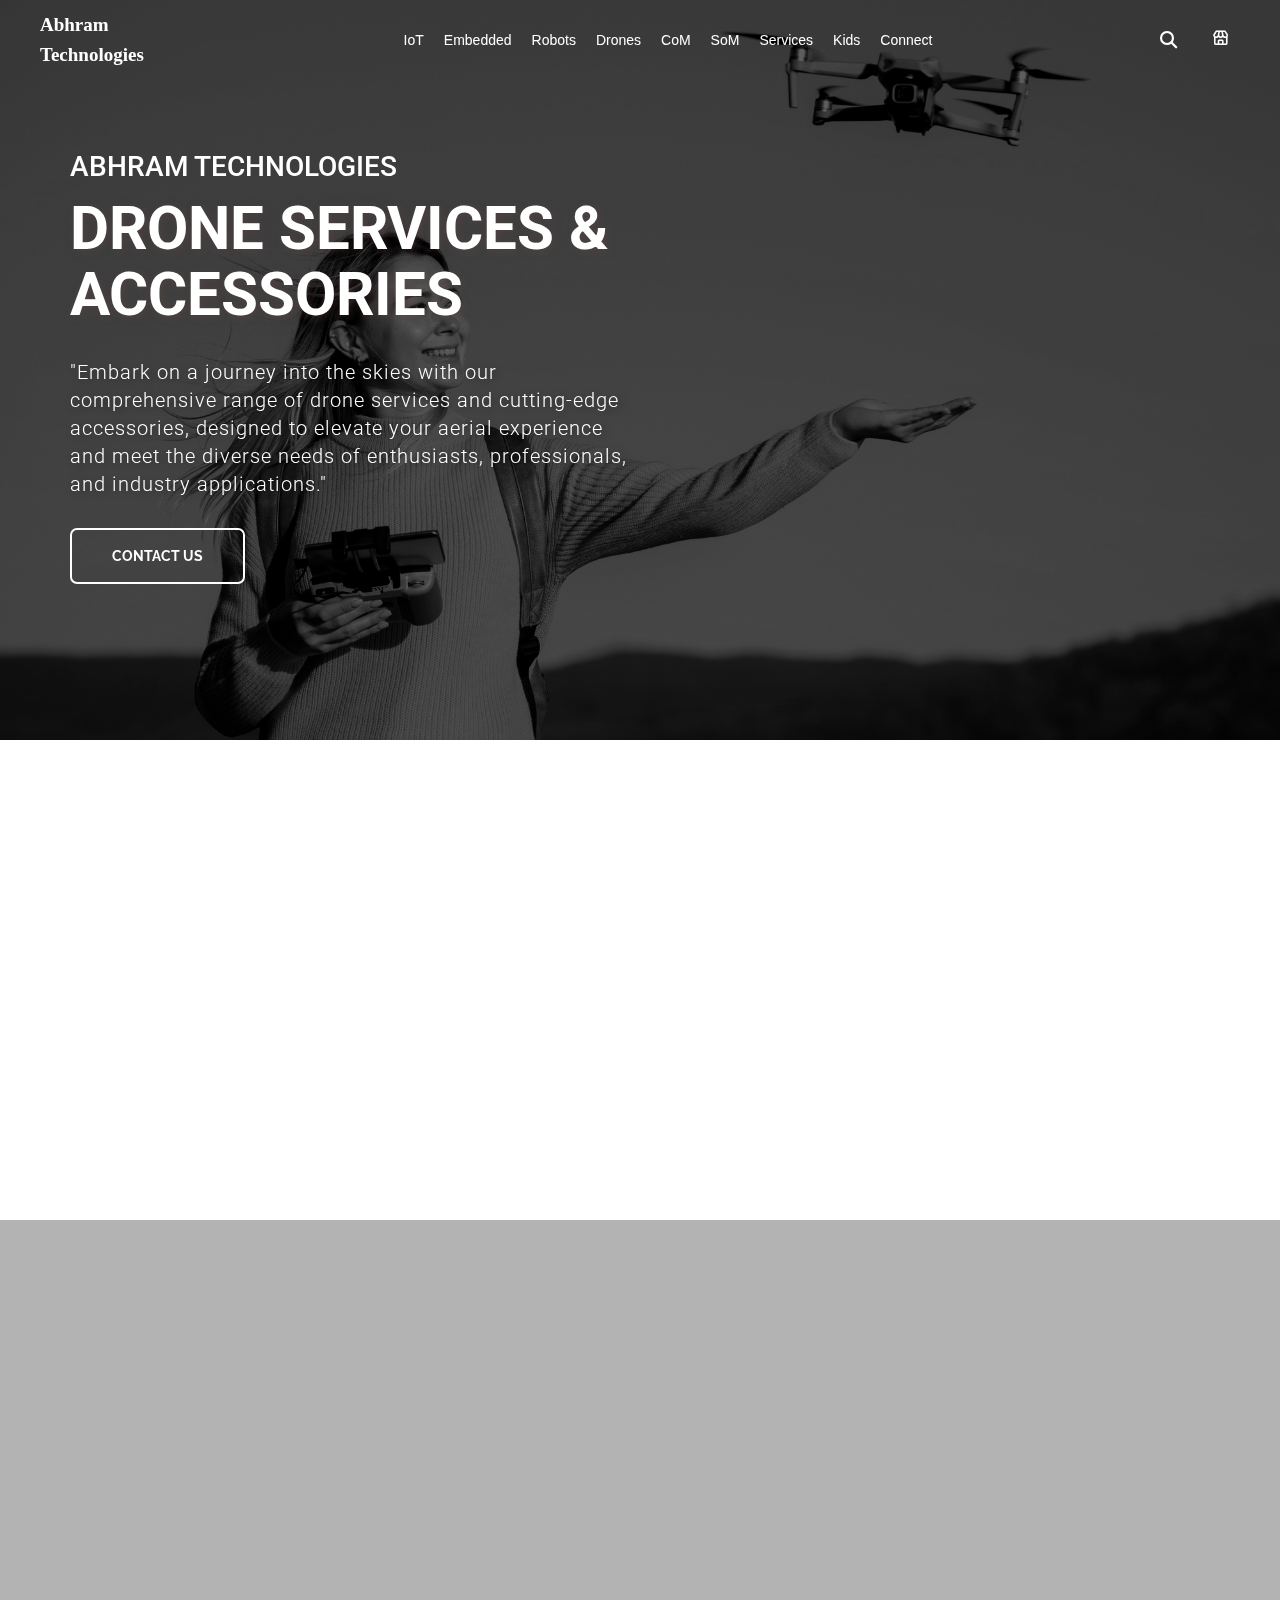
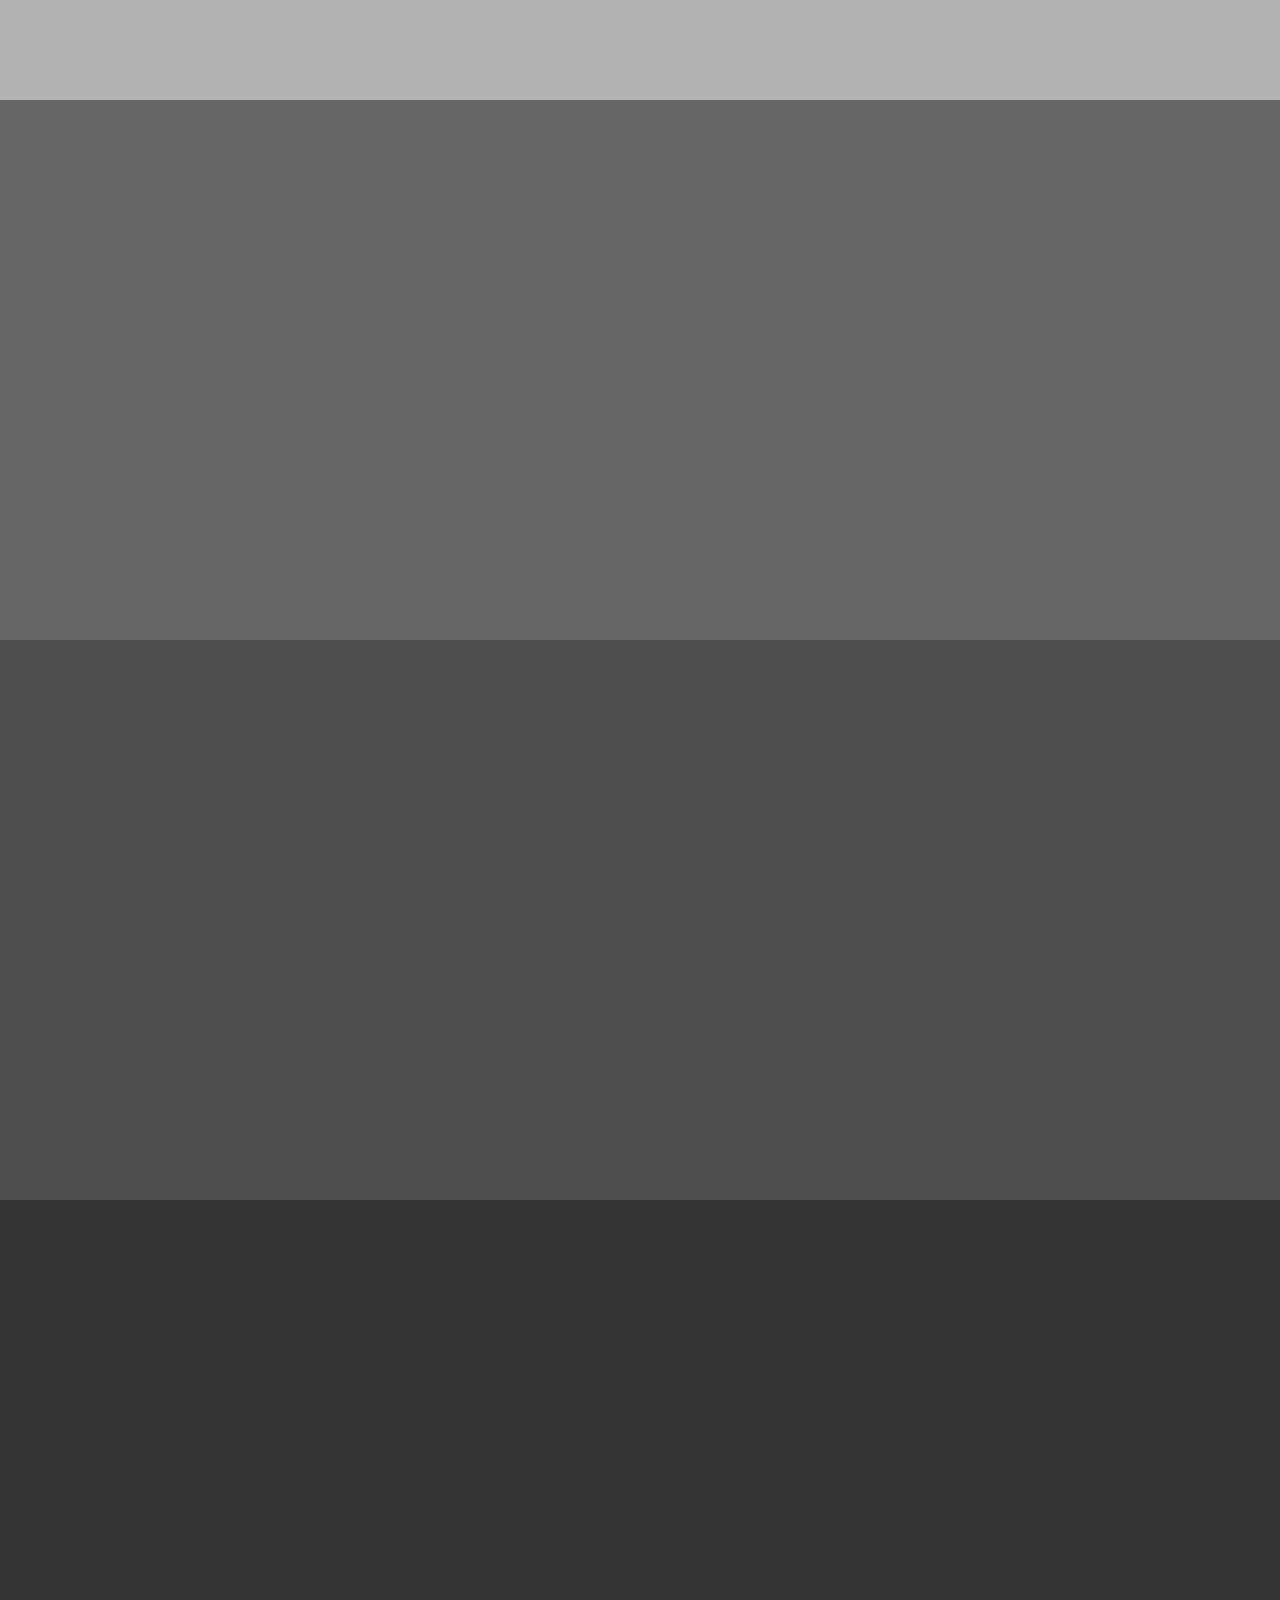
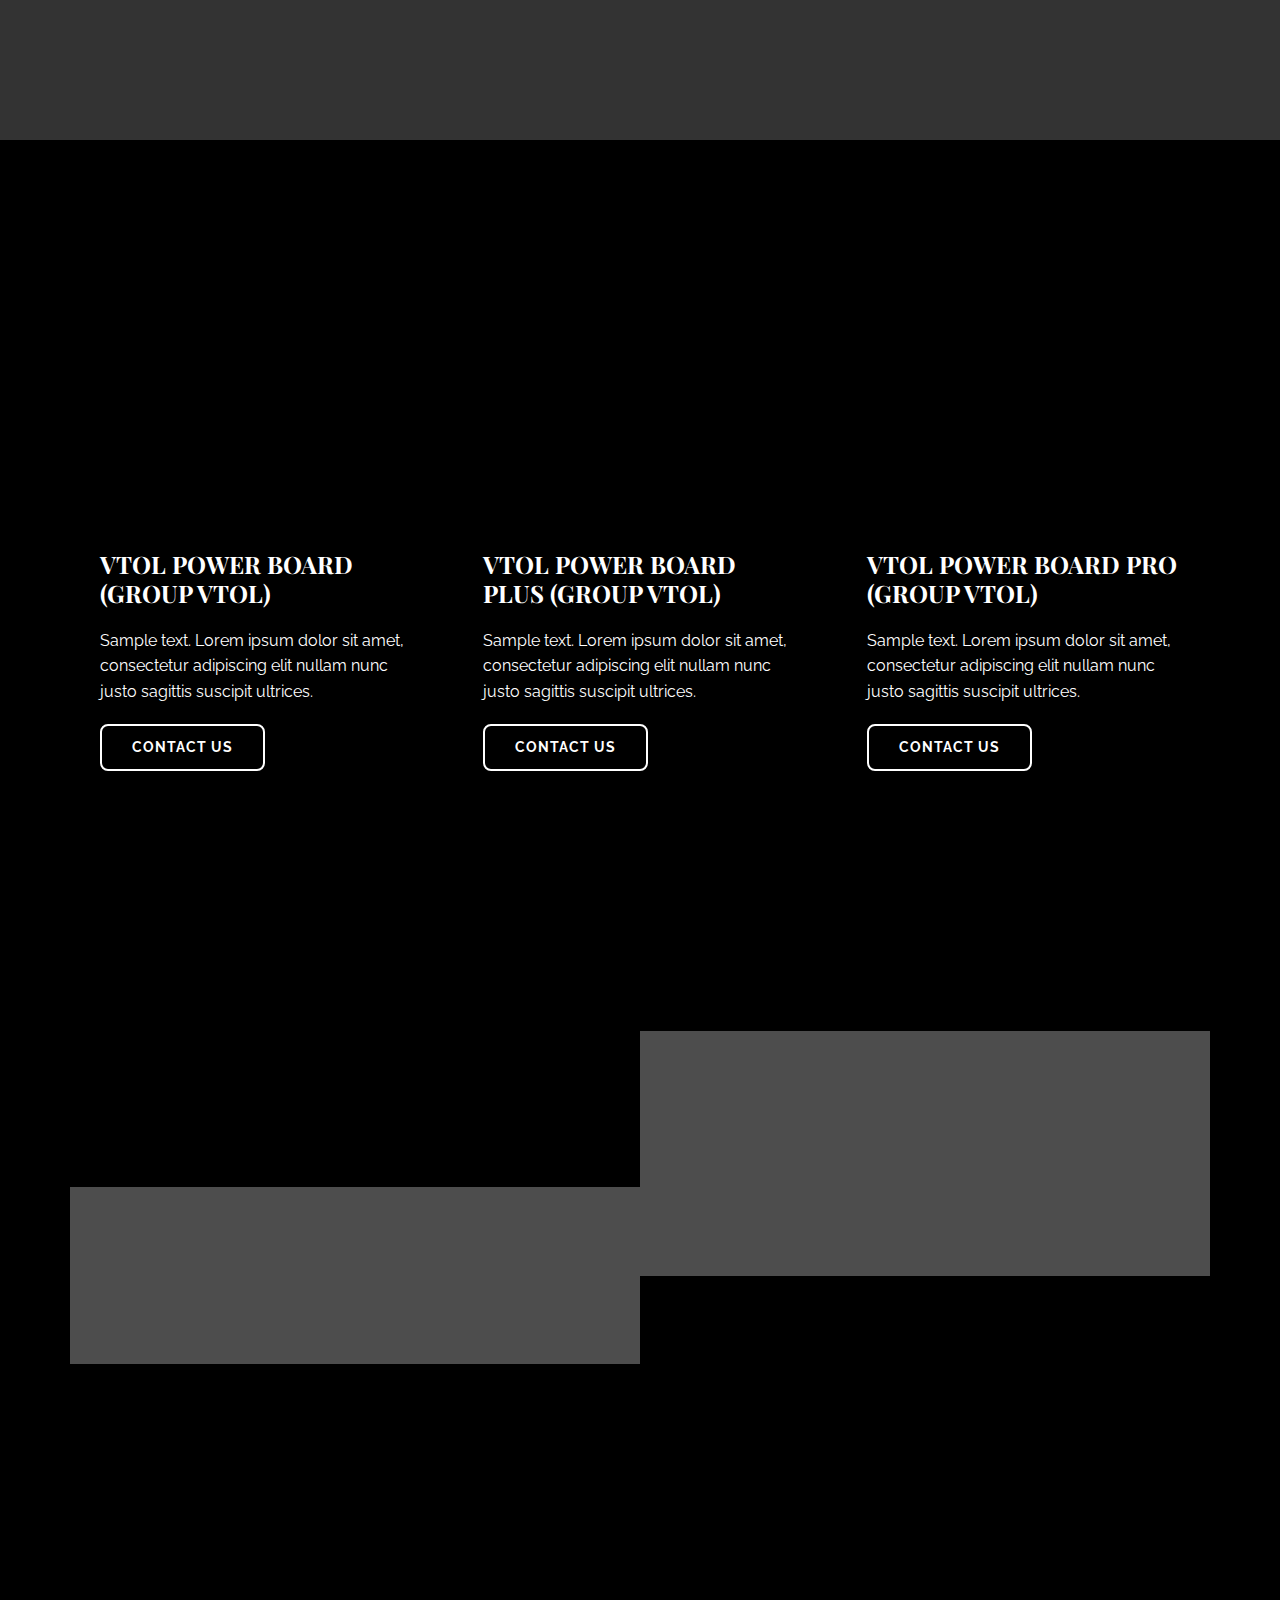
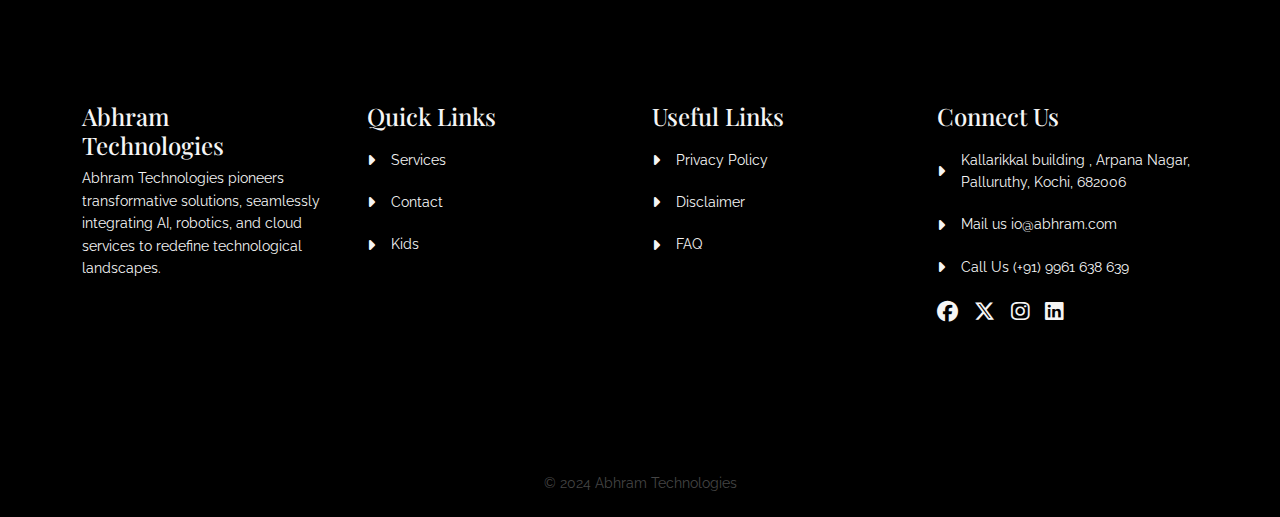
<file: drones/index.html>
<!DOCTYPE html>
<html style="font-size: 16px;" lang="en"><head>
    <meta name="viewport" content="width=device-width, initial-scale=1.0">
    <meta charset="utf-8">
    <meta name="keywords" content="">
    <meta name="description" content="">
    <title>Drones</title>
    <link rel="stylesheet" href="nicepage.css" media="screen">
<link rel="stylesheet" href="Page-1.css" media="screen">
    <script class="u-script" type="text/javascript" src="jquery.js" defer=""></script>
    <script class="u-script" type="text/javascript" src="nicepage.js" defer=""></script>
    <link id="u-theme-google-font" rel="stylesheet" href="https://fonts.googleapis.com/css?family=Playfair+Display:400,400i,500,500i,600,600i,700,700i,800,800i,900,900i|Raleway:100,100i,200,200i,300,300i,400,400i,500,500i,600,600i,700,700i,800,800i,900,900i">
    <link id="u-page-google-font" rel="stylesheet" href="https://fonts.googleapis.com/css?family=Roboto:100,100i,300,300i,400,400i,500,500i,700,700i,900,900i|Roboto:100,100i,300,300i,400,400i,500,500i,700,700i,900,900i|Playfair+Display:400,400i,500,500i,600,600i,700,700i,800,800i,900,900i">
    
     <!-- outline css -->
    
     <link rel="stylesheet" href="../css/bootstrap.min1.css">
     <link rel="stylesheet" href="../css/fontawesome-all.min.css">
     <link rel="stylesheet" href="../css/style1.css">
     <link href='https://unpkg.com/boxicons@2.1.4/css/boxicons.min.css' rel='stylesheet'>
     <link href='https://unpkg.com/boxicons@2.1.4/css/boxicons.min.css' rel='stylesheet'>
     <link rel="stylesheet" href="https://cdnjs.cloudflare.com/ajax/libs/font-awesome/6.5.1/css/all.min.css" integrity="sha512-..."crossorigin="anonymous" referrerpolicy="no-referrer" />
 
     <!-- <link rel="stylesheet" href="css/style.css"> -->
     
     
     <!-- ------ -->
    
    <meta name="theme-color" content="#ff7070">
    <meta property="og:title" content="Page 1">
    <meta property="og:type" content="website">
</head>
  <body data-home-page="Page-1.html" data-home-page-title="Page 1" data-path-to-root="./" data-include-products="false" class="u-body u-xl-mode" data-lang="en">
    
     <!-- ---------------------------------------------------------------------------------------------------------------- -->
     <nav class="my-phone-nav">
      <div class="phone-nav-container">
          <div class="phone-nav-logo"><a class="my-logo-text" href="../index.html">Abhram<br>Technologies</a></div>
          <div class="phone-nav-icons">
              <ul>
                  <li onclick="showsearchbar()" class="phone-list-icon"><i class='bx bx-search'></i></li>
                  <li class="phone-list-icon"><a href="../store/index.html" class="my-icon-a"><i class='bx bx-store' ></i></a></li>
                  <li onclick="onmenuclick();" class="phone-list-icon"><i class='bx bx-menu' ></i></li>
              </ul>
          </div>
      </div>
  </nav>
  <div class="phone-menu-open">
      <i onclick="onmenuclose();" class="fa-solid fa-xmark"></i>
      <div class="menu-container-inner">
          <ul>
              <!-- <li onclick="showdivsubs('phone-menu-open-sub1');" class="menu-inner-list">Products</li>
              <li onclick="showdivsubs('phone-menu-open-sub2');" class="menu-inner-list">Services</li>
              <li onclick="showdivsubs('phone-menu-open-sub3');" class="menu-inner-list">R & D</li> -->
              <li class="menu-inner-list"><a href="../iot/index.html">IoT</a></li>
              <li class="menu-inner-list"><a href="../embedded/index.html">Embedded</a></li>
              <li class="menu-inner-list"><a href="../robot/index.html">Robots</a></li>
              <li class="menu-inner-list"><a href="../drones/index.html">Drones</a></li>
              <!-- <li class="menu-inner-list"><a href="#">Drone Accessories</a></li> -->
              <li class="menu-inner-list"><a href="../com/index.html">CoM</a></li>
              <li class="menu-inner-list"><a href="../som/index.html">SoM</a></li>
              <li class="menu-inner-list"><a href="../services/index.html">Services</a></li>
              <li class="menu-inner-list"><a href="../kids/index.html">Kids</a></li>
              <li class="menu-inner-list"><a href="../connect/index.html">Connect</a></li>
          </ul>
      </div>
  </div>
  
  <div class="nav-search-bar">
      <i onclick="hidesearchbar();" class="fa-solid fa-xmark"></i>
      <div class="search-bar">
          <i class='bx bx-search'></i>
          <input type="text" name="" onkeyup="mySearchFunction();" id="search-input" placeholder="Search here..">
      </div>
      <div class="search-result">
          <ul id="my-search-ul">
              <li><a href="../iot/index.html">IoT</a></li>
              <li><a href="../com/index.html">CoM</a></li>
              <li><a href="../som/index.html">SoM</a></li>
              <li><a href="../drones/index.html">Drones</a></li>
              <li><a href="../drones/index.html#carousel_508b">Drone Accessories</a></li>
              <li><a href="../robot/index.html">Robots</a></li>
              <li><a href="../services/index.html#carousel_9129">Cloud Services</a></li>
              <li><a href="../services/index.html#sec-d8ca">R & D Example Products</a></li>
              <li><a href="../services/index.html#sec-321b">Manufacturing & Prototyping</a></li>
              <li><a href="../iot/index.html#carousel_2b51">Temperaure Analyser</a></li>
              <li><a href="../iot/index.html#carousel_2b51">Plant Health Monitor</a></li>
              <li><a href="../drones/index.html#carousel_eb88">FPV Drone Nano</a></li>
              <li><a href="../drones/index.html#carousel_72be">FPV Drone Micro</a></li>
              <li><a href="../drones/index.html#carousel_2466">FPV Drone Mini</a></li>
              <li><a href="../drones/index.html#carousel_fcdf">Custom Drone boards</a></li>
            </ul>
      </div>
      <div class="suggessions-bar">
          <h6>Suggested Links</h6>
          <ul>
              <li><a href="../services/index.html">Research and Devolopment</a></li>
              <li><a href="../connect/index.html#carousel_f2db">Our Professionals</a></li>
              <li><a href="../connect/index.html#carousel_0256">Find Us on Social Media</a></li>
              <li><a href="../iot/index.html#carousel_2b51">Temperature Analyzer</a></li>
              <li><a href="../iot/index.html#carousel_2b51">Plant Health Monitor</a></li>
              <li><a href="../robot/index.html">Robots</a></li>
              <li><a href="../drones/index.html">Drones</a></li>
          </ul>
      </div>
  </div>
  
  <nav class="my-nav">
      <div class="my-nav-container">
          <div onmouseover="hideHoverBanner()" class="my-logo"><a class="my-logo-text" href="../index.html">Abhram<br>Technologies</a></div>
          <div class="my-links">
              <ul>
                  <li  class="mylist"><a href="../iot/index.html" class="my-list-link">IoT</a></li>
                  <li  class="mylist"><a href="../embedded/index.html" class="my-list-link">Embedded</a></li>
                  <li  class="mylist"><a href="../robot/index.html" class="my-list-link">Robots</a></li>
                  <li  class="mylist"><a href="../drones/index.html" class="my-list-link">Drones</a></li>
                  <!-- <li class="mylist"><a href="#" class="my-list-link">Accessories</a></li> -->
                  <li  class="mylist"><a href="../com/index.html" class="my-list-link">CoM</a></li>
                  <li  class="mylist"><a href="../som/index.html" class="my-list-link">SoM</a></li>
                  <li  class="mylist"><a href="../services/index.html" class="my-list-link">Services</a></li>
                  <li  class="mylist"><a href="../kids/index.html" class="my-list-link">Kids</a></li>
                  <li  class="mylist"><a href="../connect/index.html" class="my-list-link">Connect</a></li>
              </ul>
          </div>
          <div onmouseout="hideHoverBanner()" class="cover-div"></div>
          <div class="my-icons">
              <ul>
                  <li onmouseover="hideHoverBanner();" class="my-icon-list"><a onclick="showsearchbar();" class="my-icon-a"><i onclick="showsearchbar();" class="fa-solid fa-magnifying-glass"></i></a></li>
                  <li onmouseover="hideHoverBanner();" class="my-icon-list"><a href="../store/index.html" class="my-icon-a"><i class='bx bx-store' ></i></a></li>
              </ul>
          </div>
      </div>
  </nav>


  

<!-- ----------------------------------------------------------------------------------- -->

    <section class="u-align-center u-clearfix u-image u-shading u-section-1" id="carousel_49ca" data-image-width="2000" data-image-height="1333">
      <div class="u-clearfix u-sheet u-sheet-1">
        <h3 class="u-align-left u-custom-font u-font-roboto u-text u-text-body-alt-color u-text-1" data-animation-name="customAnimationIn" data-animation-duration="1000">ABHRAM TECHNOLOGIES </h3>
        <h1 class="u-align-left u-custom-font u-font-roboto u-text u-text-2" data-animation-name="customAnimationIn" data-animation-duration="1000">DRONE sERVICES &amp; aCCESSORIES</h1>
        <h3 class="u-align-left u-text u-text-body-alt-color u-text-3" data-animation-name="customAnimationIn" data-animation-duration="1000" data-animation-delay="0"> "Embark on a journey into the skies with our comprehensive range of drone services and cutting-edge accessories, designed to elevate your aerial experience and meet the diverse needs of enthusiasts, professionals, and industry applications."</h3>
        <a onclick="contact_fill('drone');" class="u-border-2 u-border-active-white u-border-hover-white u-border-white u-btn u-btn-round u-button-style u-none u-radius u-text-body-alt-color u-btn-1" data-animation-name="customAnimationIn" data-animation-duration="1000" data-animation-delay="0">Contact us</a>
      </div>
    </section>
    <section class="u-clearfix u-white u-section-2" id="carousel_eb88">
      <div class="u-clearfix u-sheet u-valign-bottom u-sheet-1">
        <div class="data-layout-selected u-clearfix u-expanded-width u-gutter-0 u-layout-wrap u-layout-wrap-1">
          <div class="u-layout">
            <div class="u-layout-row">
              <div class="u-align-center u-container-style u-layout-cell u-left-cell u-size-23 u-layout-cell-1" data-animation-name="customAnimationIn" data-animation-duration="1000">
                <div class="u-container-layout u-valign-bottom-xl u-valign-middle-lg u-valign-middle-md u-valign-middle-sm u-valign-middle-xs u-container-layout-1">
                  <img class="u-expanded-width u-image u-image-contain u-image-1" src="images/drone-png-47015.png" data-image-width="800" data-image-height="485">
                </div>
              </div>
              <div class="u-align-left u-container-style u-layout-cell u-right-cell u-size-37 u-layout-cell-2" data-animation-name="customAnimationIn" data-animation-duration="1000">
                <div class="u-container-layout u-valign-middle u-container-layout-2">
                  <h2 class="u-custom-font u-font-playfair-display u-text u-text-black u-text-1">FPV DRONE NANO</h2>
                  <p class="u-text u-text-grey-80 u-text-2"> "The FPV Nano drone delivers an immersive flying experience with its first-person view technology, allowing users to navigate and explore with precision. Designed for aerial enthusiasts and hobbyists, this compact drone offers a thrilling perspective, making it perfect for capturing breathtaking footage and honing piloting skills in tight spaces."<br>
                  </p>
                  <a onclick="contact_fill('fpv_nano');" class="u-border-2 u-border-black u-border-hover-black u-btn u-btn-round u-button-style u-none u-radius u-btn-1">CONTACT US </a>
                </div>
              </div>
            </div>
          </div>
        </div>
      </div>
    </section>
    <section class="u-clearfix u-grey-30 u-section-3" id="carousel_72be">
      <div class="u-clearfix u-sheet u-sheet-1">
        <div class="data-layout-selected u-clearfix u-expanded-width u-gutter-0 u-layout-wrap u-layout-wrap-1">
          <div class="u-layout">
            <div class="u-layout-row">
              <div class="u-align-left u-container-style u-layout-cell u-right-cell u-size-37 u-layout-cell-1" data-animation-name="customAnimationIn" data-animation-duration="1000">
                <div class="u-container-layout u-valign-middle u-container-layout-1">
                  <h2 class="u-custom-font u-font-playfair-display u-text u-text-1">FPV DRONE MICRO </h2>
                  <p class="u-text u-text-white u-text-2"> "The FPV Micro drone introduces a dynamic and compact aerial adventure, providing an exhilarating first-person view experience for enthusiasts. Tailored for both recreational flying and skill development, this micro drone is ideal for capturing unique footage and mastering precision flying in various environments."</p>
                  <a onclick="contact_fill('fpv_micro');" class="u-border-2 u-border-active-white u-border-hover-white u-border-white u-btn u-btn-round u-button-style u-none u-radius u-text-active-white u-text-hover-white u-text-white u-btn-1">CONTACT US</a>
                </div>
              </div>
              <div class="u-align-center u-container-style u-layout-cell u-left-cell u-size-23 u-layout-cell-2" data-animation-name="customAnimationIn" data-animation-duration="1000">
                <div class="u-container-layout u-valign-middle u-container-layout-2">
                  <img class="u-expanded-width u-image u-image-contain u-image-1" src="images/21583-5-drone-transparent.png" data-image-width="720" data-image-height="540">
                </div>
              </div>
            </div>
          </div>
        </div>
      </div>
    </section>
    <section class="u-clearfix u-grey-60 u-section-4" id="carousel_2466">
      <div class="u-clearfix u-sheet u-sheet-1">
        <div class="data-layout-selected u-clearfix u-expanded-width u-gutter-0 u-layout-wrap u-layout-wrap-1">
          <div class="u-layout">
            <div class="u-layout-row">
              <div class="u-align-center u-container-style u-layout-cell u-left-cell u-size-23 u-layout-cell-1" data-animation-name="customAnimationIn" data-animation-duration="1000">
                <div class="u-container-layout u-valign-bottom-xl u-valign-middle-lg u-valign-middle-md u-container-layout-1">
                  <img alt="" class="u-expanded-width u-image u-image-contain u-image-default u-image-1" src="images/image-removebg-preview3.png" data-image-width="641" data-image-height="389">
                </div>
              </div>
              <div class="u-align-left u-container-style u-layout-cell u-right-cell u-size-37 u-layout-cell-2" data-animation-name="customAnimationIn" data-animation-duration="1000">
                <div class="u-container-layout u-valign-bottom-sm u-valign-middle-lg u-valign-middle-md u-valign-middle-xl u-container-layout-2">
                  <h2 class="u-custom-font u-font-playfair-display u-text u-text-1">FPV DRONE MINI</h2>
                  <p class="u-text u-text-white u-text-2"> "The FPV Mini drone elevates the thrill of flying with its compact design and immersive first-person view capabilities, making it a perfect choice for hobbyists seeking a dynamic and portable aerial experience. Whether for capturing mesmerizing footage or honing piloting skills in diverse settings, the FPV Mini is your ticket to an exciting world of aerial exploration."</p>
                  <a onclick="contact_fill('fpv_mini');" class="u-border-2 u-border-hover-white u-border-white u-btn u-btn-round u-button-style u-none u-radius u-btn-1">CONTACT US </a>
                </div>
              </div>
            </div>
          </div>
        </div>
      </div>
    </section>
    <section class="u-clearfix u-grey-70 u-section-5" id="sec-1cc0">
      <div class="u-clearfix u-sheet u-sheet-1">
        <div class="data-layout-selected u-clearfix u-expanded-width u-gutter-0 u-layout-wrap u-layout-wrap-1">
          <div class="u-layout">
            <div class="u-layout-row">
              <div class="u-align-left u-container-style u-layout-cell u-right-cell u-size-37 u-layout-cell-1" data-animation-name="customAnimationIn" data-animation-duration="1000">
                <div class="u-container-layout u-valign-middle u-container-layout-1">
                  <h2 class="u-custom-font u-font-playfair-display u-text u-text-1"> surveillance dRONES</h2>
                  <p class="u-text u-text-white u-text-2"> Explore our cutting-edge surveillance drone products, designed to revolutionize aerial monitoring and reconnaissance. Our drones feature state-of-the-art technology for enhanced surveillance capabilities, ensuring unparalleled performance and reliability in security&nbsp;<br>
                  </p>
                  <a onclick="contact_fill('survi_drone');" class="u-border-2 u-border-hover-white u-border-white u-btn u-btn-round u-button-style u-none u-radius u-btn-1">CONTACT US </a>
                </div>
              </div>
              <div class="u-align-center u-container-style u-layout-cell u-left-cell u-size-23 u-layout-cell-2" data-animation-name="customAnimationIn" data-animation-duration="1000">
                <div class="u-container-layout u-valign-bottom-xl u-valign-middle-lg u-valign-middle-md u-container-layout-2">
                  <img alt="" class="u-expanded-width u-image u-image-contain u-image-default u-image-1" src="images/image-removebg-preview3.png" data-image-width="641" data-image-height="389">
                </div>
              </div>
            </div>
          </div>
        </div>
      </div>
    </section>
    <section class="u-clearfix u-grey-80 u-section-6" id="sec-5f16">
      <div class="u-clearfix u-sheet u-sheet-1">
        <div class="data-layout-selected u-clearfix u-expanded-width u-gutter-0 u-layout-wrap u-layout-wrap-1">
          <div class="u-layout">
            <div class="u-layout-row">
              <div class="u-align-center u-container-style u-layout-cell u-left-cell u-size-23 u-layout-cell-1" data-animation-name="customAnimationIn" data-animation-duration="1000">
                <div class="u-container-layout u-valign-bottom-xl u-valign-middle-lg u-valign-middle-md u-container-layout-1">
                  <img alt="" class="u-expanded-width u-image u-image-contain u-image-default u-image-1" src="images/image-removebg-preview3.png" data-image-width="641" data-image-height="389">
                </div>
              </div>
              <div class="u-align-left u-container-style u-layout-cell u-right-cell u-size-37 u-layout-cell-2" data-animation-name="customAnimationIn" data-animation-duration="1000">
                <div class="u-container-layout u-valign-middle u-container-layout-2">
                  <h2 class="u-custom-font u-font-playfair-display u-text u-text-1">AGRICULTURE DRONES </h2>
                  <p class="u-text u-text-white u-text-2"> Explore our cutting-edge agricultural drones, designed for precision crop monitoring and soil analysis. With advanced sensors and intuitive controls, our drones optimize crop yields and resource efficiency for sustainable farming practices.</p>
                  <a onclick="contact_fill('agri_drone');" class="u-border-2 u-border-hover-white u-border-white u-btn u-btn-round u-button-style u-none u-radius u-btn-1">CONTACT US </a>
                </div>
              </div>
            </div>
          </div>
        </div>
      </div>
    </section>
    <section class="u-black u-clearfix u-section-7" id="carousel_508b">
      <div class="u-clearfix u-sheet u-sheet-1"><!--products--><!--products_options_json--><!--{"type":"Recent","source":"","tags":"","count":""}--><!--/products_options_json-->
        <div class="u-expanded-width u-products u-products-1" data-site-sorting-prop="created" data-site-sorting-order="desc" data-items-per-page="3" data-products-datasource="site" data-products-id="1">
          <div class="u-list-control"></div>
          <div class="u-repeater u-repeater-1">
            <!--product_item--><div class="u-align-left u-container-align-center-md u-container-align-center-sm u-container-align-center-xs u-container-align-left-lg u-container-style u-products-item u-repeater-item u-shape-rectangle u-repeater-item-1" data-product-id="5">
              <div class="u-container-layout u-similar-container u-valign-bottom-lg u-valign-bottom-xl u-valign-middle-md u-valign-middle-sm u-valign-middle-xs u-container-layout-1"><!--product_image-->
                <a class="u-product-title-link"><img src="images/image-svgrepo-com.svg" alt="" class="u-expanded-width-lg u-expanded-width-md u-expanded-width-xl u-image u-image-contain u-image-default u-product-control u-image-1" data-image-width="1200" data-image-height="1200"></a><!--/product_image--><!--product_title-->
                <h4 class="u-align-center-md u-align-center-sm u-align-center-xs u-align-left-lg u-product-control u-text u-text-1">
                  <a class="u-product-title-link">VTOL POWER Board (Group VTOL)</a>
                </h4><!--/product_title--><!--product_content-->
                <div class="u-align-center-md u-align-center-sm u-align-center-xs u-align-left-lg u-product-control u-product-desc u-text u-text-2">Sample text. Lorem ipsum dolor sit amet, consectetur adipiscing elit nullam nunc justo sagittis suscipit ultrices.</div><!--/product_content--><!--product_button--><!--options_json--><!--{"clickType":"buy-now","content":"CONTACT US"}--><!--/options_json-->
                <a onclick="contact_fill('vtol');" class="u-align-center-md u-align-center-sm u-align-center-xs u-align-left-lg u-border-2 u-border-active-white u-border-hover-white u-border-white u-btn u-btn-round u-button-style u-none u-product-control u-radius u-btn-1 u-dialog-link u-payment-button" data-product-button-click-type="buy-now" data-product-id="5" data-product="{&quot;id&quot;:&quot;5&quot;,&quot;name&quot;:&quot;vtol-power-board--group-vtol-1&quot;,&quot;title&quot;:&quot;VTOL POWER Board (Group VTOL)&quot;,&quot;description&quot;:&quot;Sample text. Lorem ipsum dolor sit amet, consectetur adipiscing elit nullam nunc justo sagittis suscipit ultrices.&quot;,&quot;fullDescription&quot;:&quot;Sample text. Lorem ipsum dolor sit amet, consectetur adipiscing elit nullam nunc justo sagittis suscipit ultrices.&quot;,&quot;price&quot;:&quot;7&quot;,&quot;oldPrice&quot;:&quot;10&quot;,&quot;quantity&quot;:1,&quot;currency&quot;:&quot;USD&quot;,&quot;sku&quot;:&quot;&quot;,&quot;outOfStock&quot;:false,&quot;isFeatured&quot;:false,&quot;categories&quot;:[&quot;2&quot;],&quot;images&quot;:[{&quot;url&quot;:&quot;images/6f461f60.svg&quot;}],&quot;created&quot;:1705662073873,&quot;updated&quot;:1705687634353,&quot;isDefault&quot;:true,&quot;categoriesData&quot;:[{&quot;link&quot;:&quot;./products/products.html#/1///2&quot;,&quot;title&quot;:&quot;Shoes&quot;}]}"><!--product_button_content-->CONTACT US<!--/product_button_content--></a><!--/product_button-->
              </div>
            </div><!--/product_item--><!--product_item--><div class="u-align-left u-container-align-center-md u-container-align-center-sm u-container-align-center-xs u-container-align-left-lg u-container-style u-products-item u-repeater-item u-shape-rectangle u-repeater-item-2" data-product-id="6">
              <div class="u-container-layout u-similar-container u-valign-bottom-lg u-valign-bottom-xl u-valign-middle-md u-valign-middle-sm u-valign-middle-xs u-container-layout-2"><!--product_image-->
                <a class="u-product-title-link"><img src="images/image-svgrepo-com.svg" alt="" class="u-expanded-width-lg u-expanded-width-md u-expanded-width-xl u-image u-image-contain u-image-default u-product-control u-image-2" data-image-width="1200" data-image-height="1200"></a><!--/product_image--><!--product_title-->
                <h4 class="u-align-center-md u-align-center-sm u-align-center-xs u-align-left-lg u-product-control u-text u-text-3">
                  <a class="u-product-title-link">VTOL POWER Board Plus (Group VTOL)</a>
                </h4><!--/product_title--><!--product_content-->
                <div class="u-align-center-md u-align-center-sm u-align-center-xs u-align-left-lg u-product-control u-product-desc u-text u-text-4">Sample text. Lorem ipsum dolor sit amet, consectetur adipiscing elit nullam nunc justo sagittis suscipit ultrices.</div><!--/product_content--><!--product_button--><!--options_json--><!--{"clickType":"buy-now","content":"CONTACT US"}--><!--/options_json-->
                <a onclick="contact_fill('vtol_plus');" class="u-align-center-md u-align-center-sm u-align-center-xs u-align-left-lg u-border-2 u-border-active-white u-border-hover-white u-border-white u-btn u-btn-round u-button-style u-none u-product-control u-radius u-btn-2 u-dialog-link u-payment-button" data-product-button-click-type="buy-now" data-product-id="6" data-product="{&quot;id&quot;:&quot;6&quot;,&quot;name&quot;:&quot;vtol-power-board-plus--group-vtol-1&quot;,&quot;title&quot;:&quot;VTOL POWER Board Plus (Group VTOL)&quot;,&quot;description&quot;:&quot;Sample text. Lorem ipsum dolor sit amet, consectetur adipiscing elit nullam nunc justo sagittis suscipit ultrices.&quot;,&quot;fullDescription&quot;:&quot;Sample text. Lorem ipsum dolor sit amet, consectetur adipiscing elit nullam nunc justo sagittis suscipit ultrices.&quot;,&quot;price&quot;:&quot;150&quot;,&quot;oldPrice&quot;:&quot;175&quot;,&quot;quantity&quot;:1,&quot;currency&quot;:&quot;USD&quot;,&quot;sku&quot;:&quot;&quot;,&quot;outOfStock&quot;:false,&quot;isFeatured&quot;:false,&quot;categories&quot;:[&quot;1&quot;],&quot;images&quot;:[{&quot;url&quot;:&quot;images/caac4e54.svg&quot;}],&quot;created&quot;:1705662073873,&quot;updated&quot;:1705687692284,&quot;isDefault&quot;:true,&quot;categoriesData&quot;:[{&quot;link&quot;:&quot;./products/products.html#/1///1&quot;,&quot;title&quot;:&quot;Clothes&quot;}]}"><!--product_button_content-->CONTACT US<!--/product_button_content--></a><!--/product_button-->
              </div>
            </div><!--/product_item--><!--product_item--><div class="u-align-left u-container-align-center-md u-container-align-center-sm u-container-align-center-xs u-container-align-left-lg u-container-style u-products-item u-repeater-item u-shape-rectangle u-repeater-item-3" data-product-id="4">
              <div class="u-container-layout u-similar-container u-valign-bottom-lg u-valign-bottom-xl u-valign-middle-md u-valign-middle-sm u-valign-middle-xs u-container-layout-3"><!--product_image-->
                <a class="u-product-title-link"><img src="images/image-svgrepo-com.svg" alt="" class="u-expanded-width-lg u-expanded-width-md u-expanded-width-xl u-image u-image-contain u-image-default u-product-control u-image-3" data-image-width="1200" data-image-height="1200"></a><!--/product_image--><!--product_title-->
                <h4 class="u-align-center-md u-align-center-sm u-align-center-xs u-align-left-lg u-product-control u-text u-text-5">
                  <a class="u-product-title-link">VTOL POWER Board Pro (Group VTOL)</a>
                </h4><!--/product_title--><!--product_content-->
                <div class="u-align-center-md u-align-center-sm u-align-center-xs u-align-left-lg u-product-control u-product-desc u-text u-text-6">Sample text. Lorem ipsum dolor sit amet, consectetur adipiscing elit nullam nunc justo sagittis suscipit ultrices.</div><!--/product_content--><!--product_button--><!--options_json--><!--{"clickType":"buy-now","content":"CONTACT US"}--><!--/options_json-->
                <a onclick="contact_fill('vtol_pro');" class="u-align-center-md u-align-center-sm u-align-center-xs u-align-left-lg u-border-2 u-border-active-white u-border-hover-white u-border-white u-btn u-btn-round u-button-style u-none u-product-control u-radius u-btn-3 u-dialog-link u-payment-button" data-product-button-click-type="buy-now" data-product-id="4" data-product="{&quot;id&quot;:&quot;4&quot;,&quot;name&quot;:&quot;vtol-power-board-pro--group-vtol-1&quot;,&quot;title&quot;:&quot;VTOL POWER Board Pro (Group VTOL)&quot;,&quot;description&quot;:&quot;Sample text. Lorem ipsum dolor sit amet, consectetur adipiscing elit nullam nunc justo sagittis suscipit ultrices.&quot;,&quot;fullDescription&quot;:&quot;Sample text. Lorem ipsum dolor sit amet, consectetur adipiscing elit nullam nunc justo sagittis suscipit ultrices.&quot;,&quot;price&quot;:&quot;20&quot;,&quot;oldPrice&quot;:&quot;25&quot;,&quot;quantity&quot;:1,&quot;currency&quot;:&quot;USD&quot;,&quot;sku&quot;:&quot;&quot;,&quot;outOfStock&quot;:false,&quot;isFeatured&quot;:false,&quot;categories&quot;:[&quot;3&quot;],&quot;images&quot;:[{&quot;url&quot;:&quot;images/776587db.svg&quot;}],&quot;created&quot;:1705662073873,&quot;updated&quot;:1705687731825,&quot;isDefault&quot;:true,&quot;categoriesData&quot;:[{&quot;link&quot;:&quot;./products/products.html#/1///3&quot;,&quot;title&quot;:&quot;Accessories&quot;}]}"><!--product_button_content-->CONTACT US<!--/product_button_content--></a><!--/product_button-->
              </div>
            </div><!--/product_item-->
            
            
          </div>
          <div class="u-list-control"></div>
        </div><!--/products-->
      </div>
    </section>
    <section class="u-align-center u-black u-clearfix u-section-8" id="carousel_fcdf">
      <div class="u-clearfix u-sheet u-valign-middle-sm u-valign-middle-xs u-sheet-1">
        <div class="u-grey-70 u-shape u-shape-rectangle u-shape-1"></div>
        <div class="u-grey-70 u-shape u-shape-rectangle u-shape-2"></div>
        <div class="data-layout-selected u-clearfix u-layout-wrap u-layout-wrap-1">
          <div class="u-layout">
            <div class="u-layout-row">
              <div class="u-container-style u-layout-cell u-left-cell u-size-32 u-white u-layout-cell-1" data-animation-name="customAnimationIn" data-animation-duration="1000">
                <div class="u-container-layout u-valign-middle u-container-layout-1">
                  <img class="u-expanded-width u-image u-image-contain u-image-default u-preserve-proportions u-image-1" src="images/image-removebg-preview5.png" alt="" data-image-width="500" data-image-height="500">
                </div>
              </div>
              <div class="u-align-left u-container-style u-layout-cell u-right-cell u-size-28 u-white u-layout-cell-2" data-animation-name="customAnimationIn" data-animation-duration="1000">
                <div class="u-container-layout u-valign-middle u-container-layout-2">
                  <h2 class="u-text u-text-1">Custom Drone Boards </h2>
                  <p class="u-text u-text-2"> "Tailoring to your specific needs, we specialize in crafting custom drone boards, ensuring a seamless integration of technology that aligns perfectly with your unique design requirements."</p>
                  <a onclick="contact_fill('drone_custom');" class="u-border-2 u-border-active-black u-border-black u-border-hover-black u-btn u-btn-round u-button-style u-none u-radius u-text-active-black u-text-black u-text-hover-black u-btn-1">Contact US </a>
                </div>
              </div>
            </div>
          </div>
        </div>
      </div>
    </section>
    
    <!-- Footer -->
<section class="footer">
  <div class="container">
      <div class="row">
          <div class="col-lg-3 py-4 py-md-5">
              <div class="d-flex align-items-center">
                  <h4 class="">Abhram <br> Technologies</h4>
              </div>
              <p class="py-3 para-light">Abhram Technologies pioneers transformative solutions, seamlessly integrating AI, robotics, and cloud services to redefine technological landscapes.</p>
              <div class="d-flex align-items-center">
                  <!-- <div>
                      <p style=" padding:3px; bottom: 0;">© 2023 Abhram Technologies</p><br>
                      
                  </div> -->
              </div>
          </div> <!-- end of col -->

          <div class="col-lg-3 py-4 py-md-5">
              <div>
                  <h4 class="py-2">Quick Links</h4>
                  <div class="d-flex align-items-center py-2">
                      <i class="fas fa-caret-right"></i>
                      <a href="../services/index.html"><p class="ms-3">Services</p></a>
                  </div>
                  <div class="d-flex align-items-center py-2">
                      <i class="fas fa-caret-right"></i>
                      <a href="../connect/index.html"><p class="ms-3">Contact</p></a>
                  </div>
                  <div class="d-flex align-items-center py-2">
                      <i class="fas fa-caret-right"></i>
                      <a href="../kids/index.html"><p class="ms-3">Kids</p></a>
                  </div>
              </div>
          </div> <!-- end of col -->

          <div class="col-lg-3 py-4 py-md-5">
              <div>
                  <h4 class="py-2">Useful Links</h4>
                  <div class="d-flex align-items-center py-2">
                      <i class="fas fa-caret-right"></i>
                      <a href="../privacy.html"><p class="ms-3">Privacy Policy</p></a>
                  </div>
                  <div class="d-flex align-items-center py-2">
                      <i class="fas fa-caret-right"></i>
                      <a href="../disclaimer.html"><p class="ms-3">Disclaimer</p></a>
                  </div>
                  <div class="d-flex align-items-center py-2">
                      <i class="fas fa-caret-right"></i>
                      <a href="../faq.html"><p class="ms-3">FAQ</p></a>
                  </div>
              </div>
          </div> <!-- end of col -->

          <div class="col-lg-3 py-4 py-md-5">
              <div class="d-flex align-items-center">
                  <h4>Connect Us</h4>
              </div>
              
              <div class="d-flex align-items-center py-2">
                  <i class="fas fa-caret-right"></i>
                  <p class="ms-3">Kallarikkal building , Arpana Nagar, Palluruthy, Kochi, 
                      682006</p>
              </div>
              <div class="d-flex align-items-center py-2">
                  <i class="fas fa-caret-right"></i>
                  <p class="ms-3">Mail us io@abhram.com</p>
              </div>
              <div class="d-flex align-items-center py-2">
                  <i class="fas fa-caret-right"></i>
                  <p class="ms-3">Call Us (+91) 9961 638 639</p>
              </div>


              <div style="margin-top: 10px;" class="d-flex">
                  <div class="me-3">
                      <a href="https://www.facebook.com/profile.php?id=61552439575358">
                          <i class="fa-brands fa-facebook fa-xl"></i>
                      </a>
                  </div>
                  <div class="me-3">
                      <a href="https://twitter.com/Abhram_Tech">
                          <i class="fa-brands fa-x-twitter fa-xl"></i>
                      </a>
                  </div>
                  <div class="me-3">
                      <a href="https://www.instagram.com/abhram_technologies?igsh=NGVhN2U2NjQ0Yg%3D%3D&utm_source=qr">
                          <i class="fa-brands fa-instagram fa-xl"></i>
                      </a>
                  </div>
                  <div class="me-3">
                      <a href="https://www.linkedin.com/company/abhram-technologies/">
                          <i class="fa-brands fa-linkedin fa-xl"></i>
                      </a>
                  </div>
              </div>

          </div> <!-- end of col -->
      </div> <!-- end of row -->
  </div> <!-- end of container -->
</section> <!-- end of footer -->

<div style="line-height: 0;" class="bottom text-light" >
  <div class="container">
      <div>
          <p style="text-align:center; color: #454545; bottom: 0; font-size:14px;">© 2024 <a style="color: #454545; text-decoration: none; font-size:14px;" href="../index.html">Abhram Technologies</a></p>
         
      </div>
  </div> <!-- end of container -->
</div> <!-- end of bottom -->
<!-- Bottom -->
<div style="line-height: 0;" class="bottom text-light" >
  <div class="container">
      <div>
          <p style=" opacity:0; color: #222222; bottom: 0; text-align:center; font-size:14px;">Devoloped by: <a style="color: #222222; text-decoration: none; font-size:14px;" href="https://arjunalaiju.onrender.com/">arju</a></p>
          
      </div>
  </div> <!-- end of container -->
</div> <!-- end of bottom -->


<!-- //Back To Top Button
<button onclick="topFunction()" id="myBtn">
  <img src="assets/images/up-arrow.png" alt="alternative">
</button>
//end of back to top button -->


<!-- Scripts -->
<script src="../js/bootstrap.min.js"></script><!-- Bootstrap framework -->
<!-- <script src="../js/purecounter.min.js"></script> Purecounter counter for statistics numbers -->
<!-- <script src="../js/swiper.min.js"></script>Swiper for image and text sliders -->
<!-- <script src="../js/aos.js"></script>AOS on Animation Scroll -->
<script src="../js/script1.js"></script>  <!-- Custom scripts -->

</body></html>
</file>
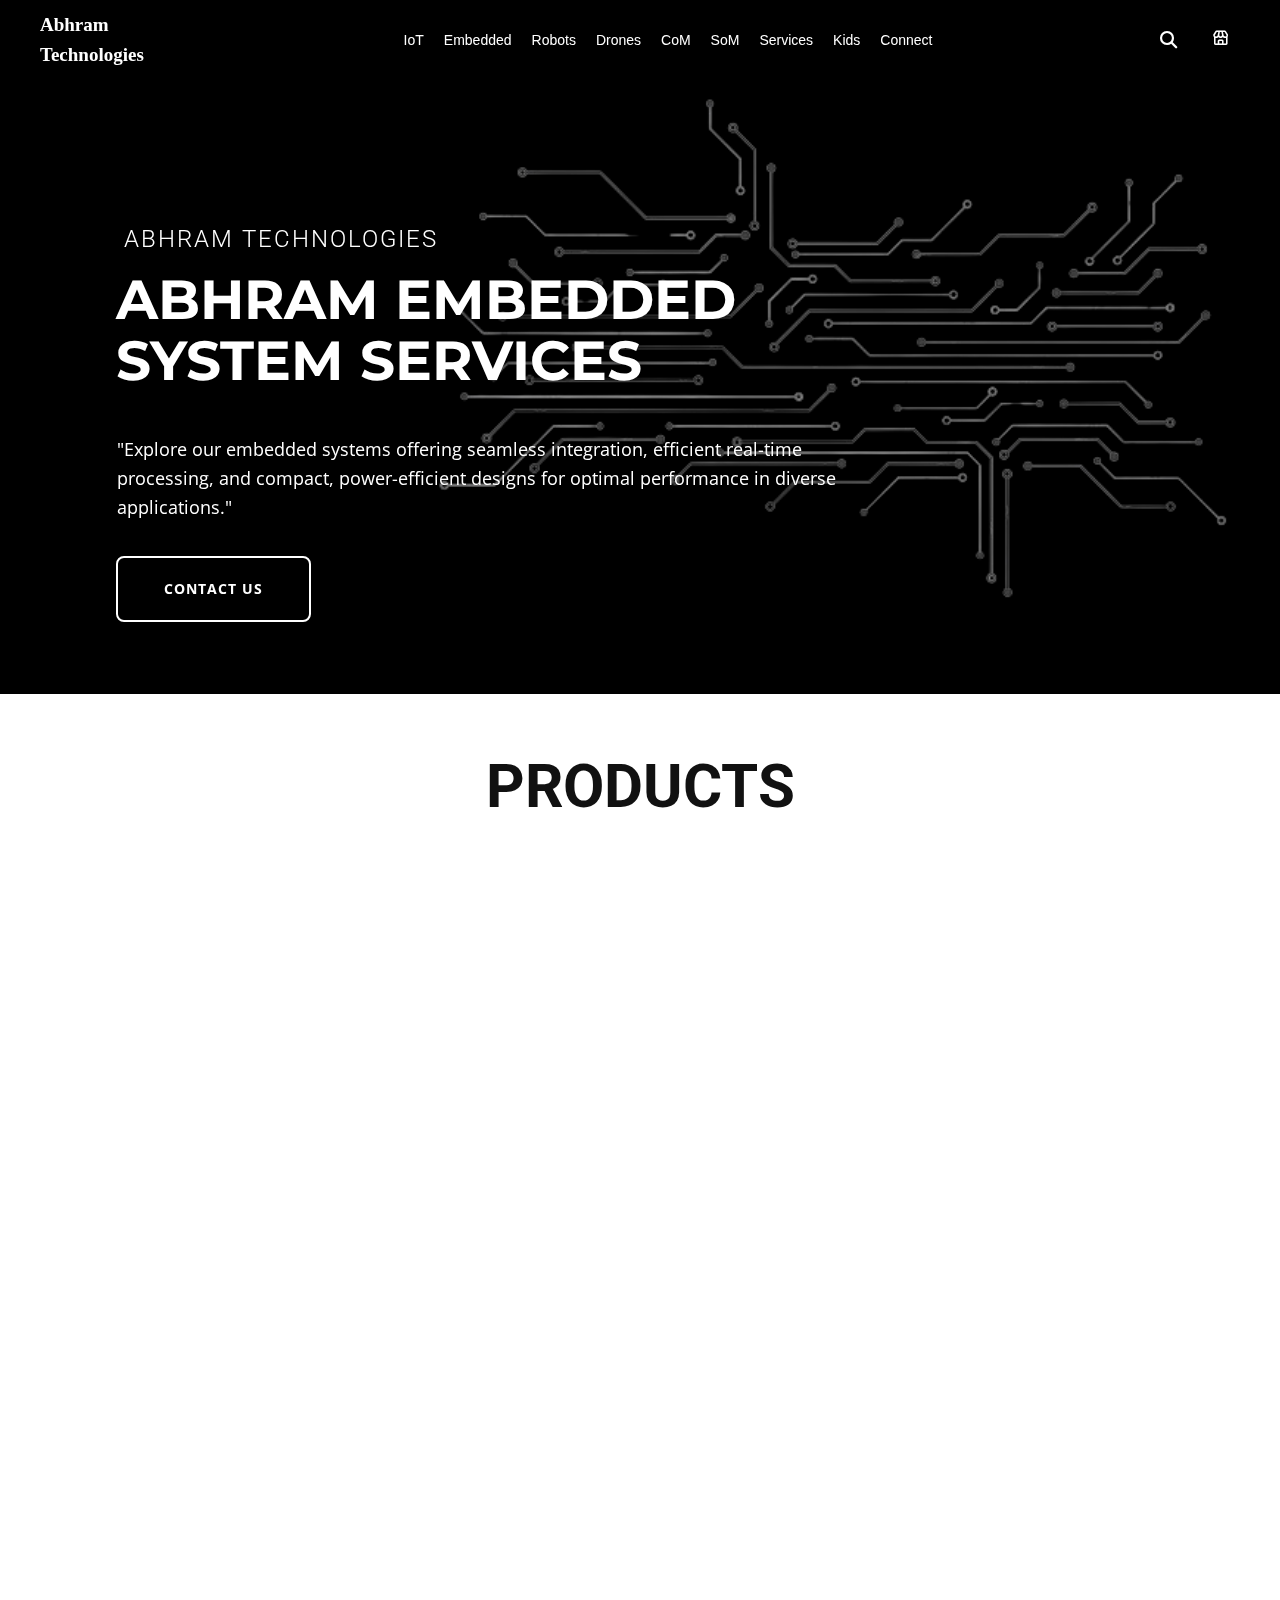
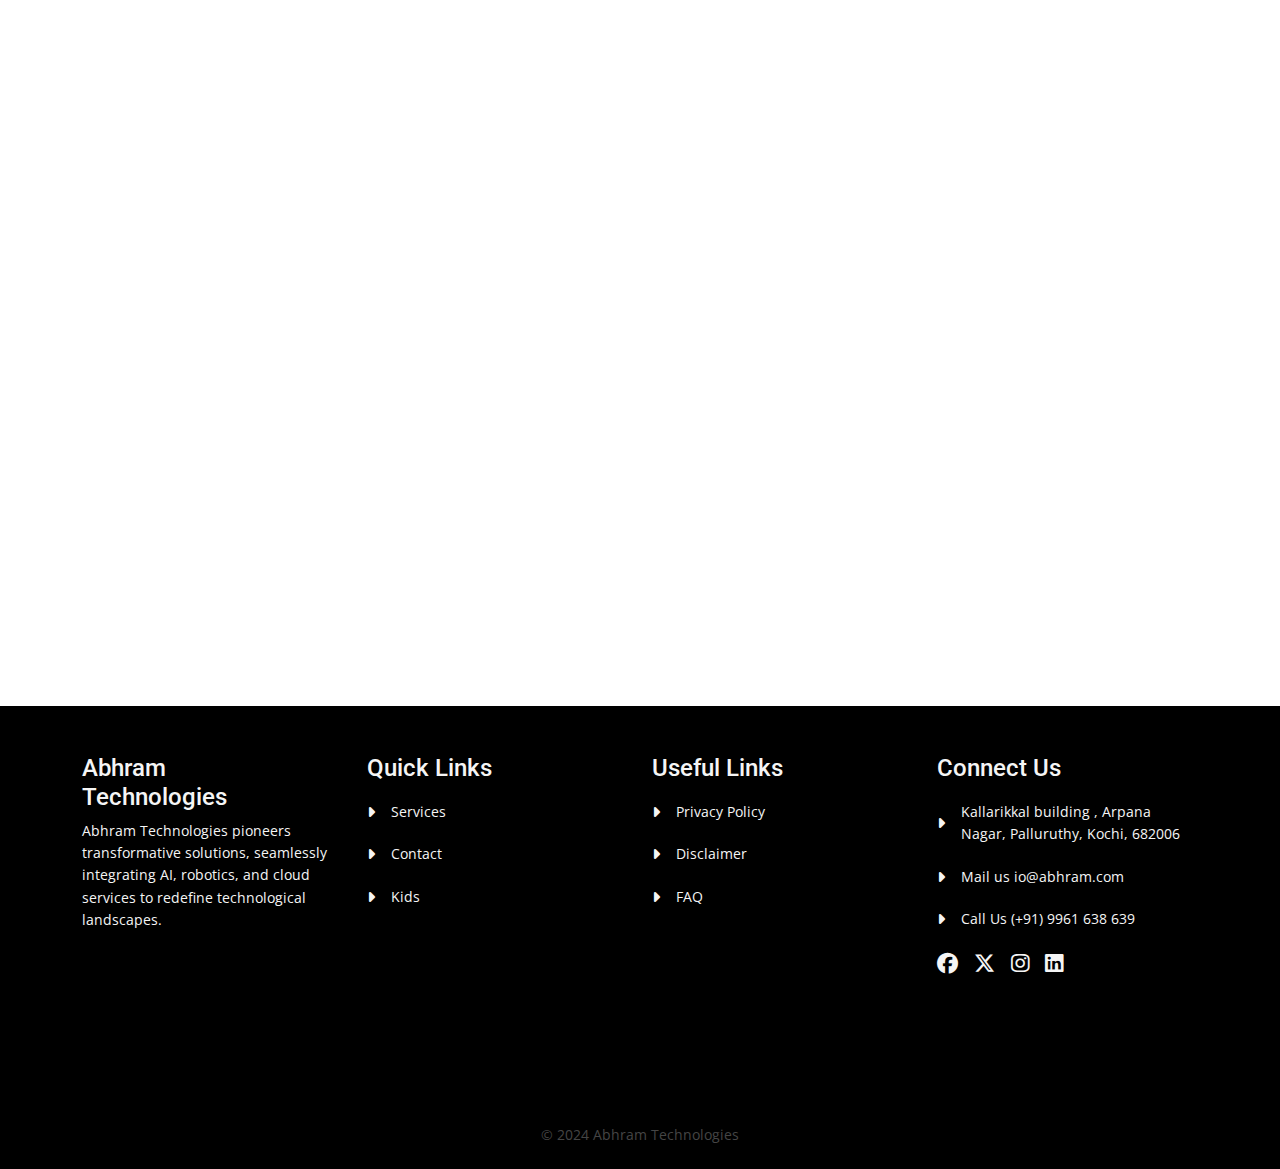
<file: embedded/index.html>
<!DOCTYPE html>
<html style="font-size: 16px;" lang="en"><head>
    <meta name="viewport" content="width=device-width, initial-scale=1.0">
    <meta charset="utf-8">
    <meta name="keywords" content="">
    <meta name="description" content="">
    <title>Embedded System</title>
    <link rel="stylesheet" href="nicepage.css" media="screen">
<link rel="stylesheet" href="Home.css" media="screen">
    <script class="u-script" type="text/javascript" src="jquery.js" defer=""></script>
    <script class="u-script" type="text/javascript" src="nicepage.js" defer=""></script>
    <link id="u-theme-google-font" rel="stylesheet" href="https://fonts.googleapis.com/css?family=Roboto:100,100i,300,300i,400,400i,500,500i,700,700i,900,900i|Open+Sans:300,300i,400,400i,500,500i,600,600i,700,700i,800,800i">
    <link id="u-page-google-font" rel="stylesheet" href="https://fonts.googleapis.com/css?family=Roboto:100,100i,300,300i,400,400i,500,500i,700,700i,900,900i|Montserrat:100,100i,200,200i,300,300i,400,400i,500,500i,600,600i,700,700i,800,800i,900,900i">
    
     <!-- outline css -->
    
     <link rel="stylesheet" href="../css/bootstrap.min1.css">
     <link rel="stylesheet" href="../css/fontawesome-all.min.css">
     <link rel="stylesheet" href="../css/style1.css">
     <link href='https://unpkg.com/boxicons@2.1.4/css/boxicons.min.css' rel='stylesheet'>
     <link href='https://unpkg.com/boxicons@2.1.4/css/boxicons.min.css' rel='stylesheet'>
     <link rel="stylesheet" href="https://cdnjs.cloudflare.com/ajax/libs/font-awesome/6.5.1/css/all.min.css" integrity="sha512-..."crossorigin="anonymous" referrerpolicy="no-referrer" />
 
     <!-- <link rel="stylesheet" href="css/style.css"> -->
     
     
     <!-- ------ -->

    <meta name="theme-color" content="#478ac9">
    <meta property="og:title" content="Home">
    <meta property="og:description" content="">
    <meta property="og:type" content="website">
</head>
  <body data-home-page="Home.html" data-home-page-title="Home" data-path-to-root="./" data-include-products="false" class="u-body u-xl-mode" data-lang="en">
    
     <!-- ---------------------------------------------------------------------------------------------------------------- -->
     <nav class="my-phone-nav">
      <div class="phone-nav-container">
          <div class="phone-nav-logo"><a class="my-logo-text" href="../index.html">Abhram<br>Technologies</a></div>
          <div class="phone-nav-icons">
              <ul>
                  <li onclick="showsearchbar()" class="phone-list-icon"><i class='bx bx-search'></i></li>
                  <li class="phone-list-icon"><a href="../store/index.html" class="my-icon-a"><i class='bx bx-store' ></i></a></li>
                  <li onclick="onmenuclick();" class="phone-list-icon"><i class='bx bx-menu' ></i></li>
              </ul>
          </div>
      </div>
  </nav>
  <div class="phone-menu-open">
      <i onclick="onmenuclose();" class="fa-solid fa-xmark"></i>
      <div class="menu-container-inner">
          <ul>
              <!-- <li onclick="showdivsubs('phone-menu-open-sub1');" class="menu-inner-list">Products</li>
              <li onclick="showdivsubs('phone-menu-open-sub2');" class="menu-inner-list">Services</li>
              <li onclick="showdivsubs('phone-menu-open-sub3');" class="menu-inner-list">R & D</li> -->
              <li class="menu-inner-list"><a href="../iot/index.html">IoT</a></li>
              <li class="menu-inner-list"><a href="../embedded/index.html">Embedded</a></li>
              <li class="menu-inner-list"><a href="../robot/index.html">Robots</a></li>
              <li class="menu-inner-list"><a href="../drones/index.html">Drones</a></li>
              <!-- <li class="menu-inner-list"><a href="#">Drone Accessories</a></li> -->
              <li class="menu-inner-list"><a href="../com/index.html">CoM</a></li>
              <li class="menu-inner-list"><a href="../som/index.html">SoM</a></li>
              <li class="menu-inner-list"><a href="../services/index.html">Services</a></li>
              <li class="menu-inner-list"><a href="../kids/index.html">Kids</a></li>
              <li class="menu-inner-list"><a href="../connect/index.html">Connect</a></li>
          </ul>
      </div>
  </div>
  
  <div class="nav-search-bar">
      <i onclick="hidesearchbar();" class="fa-solid fa-xmark"></i>
      <div class="search-bar">
          <i class='bx bx-search'></i>
          <input type="text" name="" onkeyup="mySearchFunction();" id="search-input" placeholder="Search here..">
      </div>
      <div class="search-result">
          <ul id="my-search-ul">
              <li><a href="../iot/index.html">IoT</a></li>
              <li><a href="../com/index.html">CoM</a></li>
              <li><a href="../som/index.html">SoM</a></li>
              <li><a href="../drones/index.html">Drones</a></li>
              <li><a href="../drones/index.html#carousel_508b">Drone Accessories</a></li>
              <li><a href="../robot/index.html">Robots</a></li>
              <li><a href="../services/index.html#carousel_9129">Cloud Services</a></li>
              <li><a href="../services/index.html#sec-d8ca">R & D Example Products</a></li>
              <li><a href="../services/index.html#sec-321b">Manufacturing & Prototyping</a></li>
              <li><a href="../iot/index.html#carousel_2b51">Temperaure Analyser</a></li>
              <li><a href="../iot/index.html#carousel_2b51">Plant Health Monitor</a></li>
              <li><a href="../drones/index.html#carousel_eb88">FPV Drone Nano</a></li>
              <li><a href="../drones/index.html#carousel_72be">FPV Drone Micro</a></li>
              <li><a href="../drones/index.html#carousel_2466">FPV Drone Mini</a></li>
              <li><a href="../drones/index.html#carousel_fcdf">Custom Drone boards</a></li>
            </ul>
      </div>
      <div class="suggessions-bar">
          <h6>Suggested Links</h6>
          <ul>
              <li><a href="../services/index.html">Research and Devolopment</a></li>
              <li><a href="../connect/index.html#carousel_f2db">Our Professionals</a></li>
              <li><a href="../connect/index.html#carousel_0256">Find Us on Social Media</a></li>
              <li><a href="../iot/index.html#carousel_2b51">Temperature Analyzer</a></li>
              <li><a href="../iot/index.html#carousel_2b51">Plant Health Monitor</a></li>
              <li><a href="../robot/index.html">Robots</a></li>
              <li><a href="../drones/index.html">Drones</a></li>
          </ul>
      </div>
  </div>
  
  <nav class="my-nav">
      <div class="my-nav-container">
          <div onmouseover="hideHoverBanner()" class="my-logo"><a class="my-logo-text" href="../index.html">Abhram<br>Technologies</a></div>
          <div class="my-links">
              <ul>
                  <li  class="mylist"><a href="../iot/index.html" class="my-list-link">IoT</a></li>
                  <li  class="mylist"><a href="../embedded/index.html" class="my-list-link">Embedded</a></li>
                  <li  class="mylist"><a href="../robot/index.html" class="my-list-link">Robots</a></li>
                  <li  class="mylist"><a href="../drones/index.html" class="my-list-link">Drones</a></li>
                  <!-- <li class="mylist"><a href="#" class="my-list-link">Accessories</a></li> -->
                  <li  class="mylist"><a href="../com/index.html" class="my-list-link">CoM</a></li>
                  <li  class="mylist"><a href="../som/index.html" class="my-list-link">SoM</a></li>
                  <li  class="mylist"><a href="../services/index.html" class="my-list-link">Services</a></li>
                  <li  class="mylist"><a href="../kids/index.html" class="my-list-link">Kids</a></li>
                  <li  class="mylist"><a href="../connect/index.html" class="my-list-link">Connect</a></li>
              </ul>
          </div>
          <div onmouseout="hideHoverBanner()" class="cover-div"></div>
          <div class="my-icons">
              <ul>
                  <li onmouseover="hideHoverBanner();" class="my-icon-list"><a onclick="showsearchbar();" class="my-icon-a"><i onclick="showsearchbar();" class="fa-solid fa-magnifying-glass"></i></a></li>
                  <li onmouseover="hideHoverBanner();" class="my-icon-list"><a href="../store/index.html" class="my-icon-a"><i class='bx bx-store' ></i></a></li>
              </ul>
          </div>
      </div>
  </nav>


<!-- ----------------------------------------------------------------------------------- -->
    
    <section class="u-align-center u-black u-clearfix u-container-align-center-md u-container-align-center-sm u-section-1" id="carousel_a48c">
      <div class="u-clearfix u-sheet u-sheet-1">
        <img class="u-image u-image-default u-image-1" src="images/image-removebg-preview.png" alt="" data-image-width="607" data-image-height="411" data-animation-name="customAnimationIn" data-animation-duration="1000">
        <div class="u-container-style u-expanded-width-md u-expanded-width-sm u-expanded-width-xs u-group u-shape-rectangle u-group-1">
          <div class="u-container-layout u-container-layout-1">
            <h3 class="u-align-left-xs u-text u-text-default-lg u-text-default-md u-text-default-sm u-text-default-xl u-text-1" data-animation-name="customAnimationIn" data-animation-duration="1000">&nbsp;​Abhram technologies</h3>
            <h1 class="u-custom-font u-font-montserrat u-text u-text-body-alt-color u-text-2" data-animation-name="customAnimationIn" data-animation-duration="1000">ABHRAM EMBEDDed System Services</h1>
            <div class="u-align-left u-container-style u-expanded-width-xs u-group u-group-2">
              <div class="u-container-layout u-valign-bottom-xs u-container-layout-2">
                <p class="u-text u-text-3" data-animation-name="customAnimationIn" data-animation-duration="1000"> "Explore our embedded systems offering seamless integration, efficient real-time processing, and compact, power-efficient designs for optimal performance in diverse applications."<br>
                </p>
                <a onclick="contact_fill('embed');" class="u-border-2 u-border-active-white u-border-hover-white u-border-white u-btn u-btn-round u-button-style u-none u-radius u-text-active-white u-text-hover-white u-text-white u-btn-1" data-animation-name="customAnimationIn" data-animation-duration="1000">contact Us</a>
              </div>
            </div>
          </div>
        </div>
      </div>
    </section>
    <section class="u-align-center u-clearfix u-container-align-center u-section-2" id="sec-7862">
      <div class="u-clearfix u-sheet u-sheet-1">
        <h2 class="u-align-center u-text u-text-default u-text-1">products</h2>
      </div>
    </section>
    <section class="u-align-center u-clearfix u-white u-section-3" id="carousel_2210">
      <div class="u-clearfix u-sheet u-valign-middle-lg u-valign-middle-xl u-sheet-1">
        <div class="u-grey-80 u-shape u-shape-rectangle u-shape-1" data-animation-name="customAnimationIn" data-animation-duration="1500" data-animation-delay="500"></div>
        <div class="u-grey-80 u-shape u-shape-rectangle u-shape-2" data-animation-name="customAnimationIn" data-animation-duration="1500" data-animation-delay="750"></div>
        <div class="data-layout-selected u-clearfix u-layout-wrap u-layout-wrap-1">
          <div class="u-layout">
            <div class="u-layout-row">
              <div class="u-container-style u-layout-cell u-left-cell u-size-32-lg u-size-32-xl u-size-60-md u-size-60-sm u-size-60-xs u-white u-layout-cell-1" data-animation-name="customAnimationIn" data-animation-duration="1500" data-animation-delay="250">
                <div class="u-container-layout u-valign-middle u-container-layout-1">
                  <div class="u-carousel u-expanded-width u-gallery u-layout-thumbnails u-lightbox u-no-transition u-show-text-always u-gallery-1" id="carousel-0c55" data-interval="5000" data-u-ride="carousel">
                    <div class="u-carousel-inner u-gallery-inner" role="listbox">
                      <div class="u-active u-carousel-item u-gallery-item u-carousel-item-1">
                        <div class="u-back-slide">
                          <img class="u-back-image u-expanded" src="images/90fc53c9.svg">
                        </div>
                        <div class="u-over-slide u-valign-middle u-over-slide-1">
                          <h3 class="u-gallery-heading">Sample Title</h3>
                          <p class="u-gallery-text">Sample Text</p>
                        </div>
                      </div>
                      <div class="u-carousel-item u-gallery-item u-carousel-item-2">
                        <div class="u-back-slide">
                          <img class="u-back-image u-expanded" src="images/90fc53c9.svg">
                        </div>
                        <div class="u-over-slide u-valign-middle u-over-slide-2">
                          <h3 class="u-gallery-heading">Sample Title</h3>
                          <p class="u-gallery-text">Sample Text</p>
                        </div>
                      </div>
                      <div class="u-carousel-item u-gallery-item u-carousel-item-3" data-image-width="2836" data-image-height="1875">
                        <div class="u-back-slide">
                          <img class="u-back-image u-expanded" src="images/90fc53c9.svg">
                        </div>
                        <div class="u-over-slide u-valign-middle u-over-slide-3">
                          <h3 class="u-gallery-heading">Sample Title</h3>
                          <p class="u-gallery-text">Sample Text</p>
                        </div>
                      </div>
                    </div>
                    <a class="u-absolute-vcenter u-carousel-control u-carousel-control-prev u-grey-70 u-icon-circle u-opacity u-opacity-70 u-spacing-10 u-text-white u-carousel-control-1" href="#carousel-0c55" role="button" data-u-slide="prev">
                      <span aria-hidden="true">
                        <svg viewBox="0 0 451.847 451.847"><path d="M97.141,225.92c0-8.095,3.091-16.192,9.259-22.366L300.689,9.27c12.359-12.359,32.397-12.359,44.751,0
c12.354,12.354,12.354,32.388,0,44.748L173.525,225.92l171.903,171.909c12.354,12.354,12.354,32.391,0,44.744
c-12.354,12.365-32.386,12.365-44.745,0l-194.29-194.281C100.226,242.115,97.141,234.018,97.141,225.92z"></path></svg>
                      </span>
                      <span class="sr-only">
                        <svg viewBox="0 0 451.847 451.847"><path d="M97.141,225.92c0-8.095,3.091-16.192,9.259-22.366L300.689,9.27c12.359-12.359,32.397-12.359,44.751,0
c12.354,12.354,12.354,32.388,0,44.748L173.525,225.92l171.903,171.909c12.354,12.354,12.354,32.391,0,44.744
c-12.354,12.365-32.386,12.365-44.745,0l-194.29-194.281C100.226,242.115,97.141,234.018,97.141,225.92z"></path></svg>
                      </span>
                    </a>
                    <a class="u-absolute-vcenter u-carousel-control u-carousel-control-next u-grey-70 u-icon-circle u-opacity u-opacity-70 u-spacing-10 u-text-white u-carousel-control-2" href="#carousel-0c55" role="button" data-u-slide="next">
                      <span aria-hidden="true">
                        <svg viewBox="0 0 451.846 451.847"><path d="M345.441,248.292L151.154,442.573c-12.359,12.365-32.397,12.365-44.75,0c-12.354-12.354-12.354-32.391,0-44.744
L278.318,225.92L106.409,54.017c-12.354-12.359-12.354-32.394,0-44.748c12.354-12.359,32.391-12.359,44.75,0l194.287,194.284
c6.177,6.18,9.262,14.271,9.262,22.366C354.708,234.018,351.617,242.115,345.441,248.292z"></path></svg>
                      </span>
                      <span class="sr-only">
                        <svg viewBox="0 0 451.846 451.847"><path d="M345.441,248.292L151.154,442.573c-12.359,12.365-32.397,12.365-44.75,0c-12.354-12.354-12.354-32.391,0-44.744
L278.318,225.92L106.409,54.017c-12.354-12.359-12.354-32.394,0-44.748c12.354-12.359,32.391-12.359,44.75,0l194.287,194.284
c6.177,6.18,9.262,14.271,9.262,22.366C354.708,234.018,351.617,242.115,345.441,248.292z"></path></svg>
                      </span>
                    </a>
                    <ol class="u-carousel-thumbnails u-spacing-10 u-carousel-thumbnails-1">
                      <li class="u-active u-carousel-thumbnail u-carousel-thumbnail-1" data-u-target="#carousel-0c55" data-u-slide-to="0">
                        <img class="u-carousel-thumbnail-image u-image" src="images/90fc53c9.svg">
                      </li>
                      <li class="u-carousel-thumbnail u-carousel-thumbnail-2" data-u-target="#carousel-0c55" data-u-slide-to="1">
                        <img class="u-carousel-thumbnail-image u-image" src="images/90fc53c9.svg">
                      </li>
                      <li class="u-carousel-thumbnail u-carousel-thumbnail-3" data-u-target="#carousel-0c55" data-u-slide-to="2">
                        <img class="u-carousel-thumbnail-image u-image" src="images/90fc53c9.svg">
                      </li>
                    </ol>
                  </div>
                </div>
              </div>
              <div class="u-align-left u-container-style u-layout-cell u-right-cell u-size-28-lg u-size-28-xl u-size-60-md u-size-60-sm u-size-60-xs u-white u-layout-cell-2" data-animation-name="customAnimationIn" data-animation-duration="1500" data-animation-delay="250">
                <div class="u-container-layout u-container-layout-2">
                  <h3 class="u-align-left-lg u-align-left-md u-align-left-sm u-align-left-xl u-text u-text-1">Smar<span style="font-weight: 700;"></span>t Really
                  </h3>
                  <p class="u-align-left-lg u-align-left-md u-align-left-sm u-align-left-xl u-text u-text-2"> A revolution in control technology. Experience seamless connectivity, real-time monitoring, and advanced features designed to transform your operations and boost efficiency.</p>
                  <p class="u-align-left-lg u-align-left-md u-align-left-sm u-align-left-xl u-large-text u-text u-text-grey-70 u-text-variant u-text-3">Specific​ations </p>
                  <ul class="u-align-left-lg u-align-left-md u-align-left-sm u-align-left-xl u-text u-text-4">
                    <li>Remote Control &amp; IoT Connectivity<br>
                    </li>
                    <li>Timer Functionality &amp; Energy Efficiency<br>
                    </li>
                    <li>Real-Time Monitoring &amp; Instant Alerts<br>
                    </li>
                    <li>Scalability &amp; Multi-Channel Control<br>
                    </li>
                    <li>Security Features &amp; User Permissions<br>
                    </li>
                    <li>Mobile App Support<br>
                    </li>
                  </ul>
                  <a onclick="contact_fill('smart_really');" class="u-align-left u-border-2 u-border-active-grey-75 u-border-grey-75 u-border-hover-grey-75 u-btn u-btn-round u-button-style u-none u-radius u-text-active-grey-75 u-text-grey-75 u-text-hover-grey-75 u-btn-1">Contact us </a>
                </div>
              </div>
            </div>
          </div>
        </div>
      </div>
    </section>
    <section class="u-align-center u-clearfix u-white u-section-4" id="carousel_d713">
      <div class="u-clearfix u-sheet u-valign-middle u-sheet-1">
        <div class="u-grey-80 u-shape u-shape-rectangle u-shape-1" data-animation-name="customAnimationIn" data-animation-duration="1500" data-animation-delay="500"></div>
        <div class="u-grey-80 u-shape u-shape-rectangle u-shape-2" data-animation-name="customAnimationIn" data-animation-duration="1500" data-animation-delay="750"></div>
        <div class="data-layout-selected u-clearfix u-layout-wrap u-layout-wrap-1">
          <div class="u-layout">
            <div class="u-layout-row">
              <div class="u-container-style u-image u-layout-cell u-left-cell u-size-32-lg u-size-32-xl u-size-60-md u-size-60-sm u-size-60-xs u-image-1" data-image-width="1280" data-image-height="853" data-animation-name="customAnimationIn" data-animation-duration="1500" data-animation-delay="250">
                <div class="u-container-layout u-valign-bottom u-container-layout-1"></div>
              </div>
              <div class="u-align-left u-container-align-left u-container-style u-layout-cell u-right-cell u-size-28-lg u-size-28-xl u-size-60-md u-size-60-sm u-size-60-xs u-white u-layout-cell-2" data-animation-name="customAnimationIn" data-animation-duration="1500" data-animation-delay="250">
                <div class="u-container-layout u-valign-middle-xl u-container-layout-2">
                  <h3 class="u-align-left u-text u-text-1">Custom Embedded Boards</h3>
                  <p class="u-align-left u-text u-text-2"> "At Abhram Technologies, we craft scalable custom Embedded boards, prioritizing cost-effectiveness, optimized performance, and fast prototyping. Benefit from our IoT expertise, with security measures, custom sensors, and dedicated support throughout development."</p>
                  <a onclick="contact_fill('embed_custom');" class="u-align-left u-border-2 u-border-active-grey-75 u-border-grey-75 u-border-hover-grey-75 u-btn u-btn-round u-button-style u-none u-radius u-text-active-grey-75 u-text-grey-75 u-text-hover-grey-75 u-btn-1">Contact us</a>
                </div>
              </div>
            </div>
          </div>
        </div>
      </div>
    </section>
    
   <!-- Footer -->
<section class="footer">
  <div class="container">
      <div class="row">
          <div class="col-lg-3 py-4 py-md-5">
              <div class="d-flex align-items-center">
                  <h4 class="">Abhram <br> Technologies</h4>
              </div>
              <p class="py-3 para-light">Abhram Technologies pioneers transformative solutions, seamlessly integrating AI, robotics, and cloud services to redefine technological landscapes.</p>
              <div class="d-flex align-items-center">
                  <!-- <div>
                      <p style=" padding:3px; bottom: 0;">© 2023 Abhram Technologies</p><br>
                      
                  </div> -->
              </div>
          </div> <!-- end of col -->

          <div class="col-lg-3 py-4 py-md-5">
              <div>
                  <h4 class="py-2">Quick Links</h4>
                  <div class="d-flex align-items-center py-2">
                      <i class="fas fa-caret-right"></i>
                      <a href="../services/index.html"><p class="ms-3">Services</p></a>
                  </div>
                  <div class="d-flex align-items-center py-2">
                      <i class="fas fa-caret-right"></i>
                      <a href="../connect/index.html"><p class="ms-3">Contact</p></a>
                  </div>
                  <div class="d-flex align-items-center py-2">
                      <i class="fas fa-caret-right"></i>
                      <a href="../kids/index.html"><p class="ms-3">Kids</p></a>
                  </div>
              </div>
          </div> <!-- end of col -->

          <div class="col-lg-3 py-4 py-md-5">
              <div>
                  <h4 class="py-2">Useful Links</h4>
                  <div class="d-flex align-items-center py-2">
                      <i class="fas fa-caret-right"></i>
                      <a href="../privacy.html"><p class="ms-3">Privacy Policy</p></a>
                  </div>
                  <div class="d-flex align-items-center py-2">
                      <i class="fas fa-caret-right"></i>
                      <a href="../disclaimer.html"><p class="ms-3">Disclaimer</p></a>
                  </div>
                  <div class="d-flex align-items-center py-2">
                      <i class="fas fa-caret-right"></i>
                      <a href="../faq.html"><p class="ms-3">FAQ</p></a>
                  </div>
              </div>
          </div> <!-- end of col -->

          <div class="col-lg-3 py-4 py-md-5">
              <div class="d-flex align-items-center">
                  <h4>Connect Us</h4>
              </div>
              
              <div class="d-flex align-items-center py-2">
                  <i class="fas fa-caret-right"></i>
                  <p class="ms-3">Kallarikkal building , Arpana Nagar, Palluruthy, Kochi, 
                      682006</p>
              </div>
              <div class="d-flex align-items-center py-2">
                  <i class="fas fa-caret-right"></i>
                  <p class="ms-3">Mail us io@abhram.com</p>
              </div>
              <div class="d-flex align-items-center py-2">
                  <i class="fas fa-caret-right"></i>
                  <p class="ms-3">Call Us (+91) 9961 638 639</p>
              </div>


              <div style="margin-top: 10px;" class="d-flex">
                  <div class="me-3">
                      <a href="https://www.facebook.com/profile.php?id=61552439575358">
                          <i class="fa-brands fa-facebook fa-xl"></i>
                      </a>
                  </div>
                  <div class="me-3">
                      <a href="https://twitter.com/Abhram_Tech">
                          <i class="fa-brands fa-x-twitter fa-xl"></i>
                      </a>
                  </div>
                  <div class="me-3">
                      <a href="https://www.instagram.com/abhram_technologies?igsh=NGVhN2U2NjQ0Yg%3D%3D&utm_source=qr">
                          <i class="fa-brands fa-instagram fa-xl"></i>
                      </a>
                  </div>
                  <div class="me-3">
                      <a href="https://www.linkedin.com/company/abhram-technologies/">
                          <i class="fa-brands fa-linkedin fa-xl"></i>
                      </a>
                  </div>
              </div>

          </div> <!-- end of col -->
      </div> <!-- end of row -->
  </div> <!-- end of container -->
</section> <!-- end of footer -->

<div style="line-height: 0;" class="bottom text-light" >
  <div class="container">
      <div>
          <p style="text-align:center; color: #454545; bottom: 0; font-size:14px;">© 2024 <a style="color: #454545; text-decoration: none; font-size:14px;" href="../index.html">Abhram Technologies</a></p>
         
      </div>
  </div> <!-- end of container -->
</div> <!-- end of bottom -->
<!-- Bottom -->
<div style="line-height: 0;" class="bottom text-light" >
  <div class="container">
      <div>
          <p style=" opacity:0; color: #222222; bottom: 0; text-align:center; font-size:14px;">Devoloped by: <a style="color: #222222; text-decoration: none; font-size:14px;" href="https://arjunalaiju.onrender.com/">arju</a></p>
          
      </div>
  </div> <!-- end of container -->
</div> <!-- end of bottom -->


<!-- //Back To Top Button
<button onclick="topFunction()" id="myBtn">
  <img src="assets/images/up-arrow.png" alt="alternative">
</button>
//end of back to top button -->


<!-- Scripts -->
<script src="../js/bootstrap.min.js"></script><!-- Bootstrap framework -->
<!-- <script src="../js/purecounter.min.js"></script> Purecounter counter for statistics numbers -->
<!-- <script src="../js/swiper.min.js"></script>Swiper for image and text sliders -->
<!-- <script src="../js/aos.js"></script>AOS on Animation Scroll -->
<script src="../js/script1.js"></script>  <!-- Custom scripts -->
</body></html>
</file>
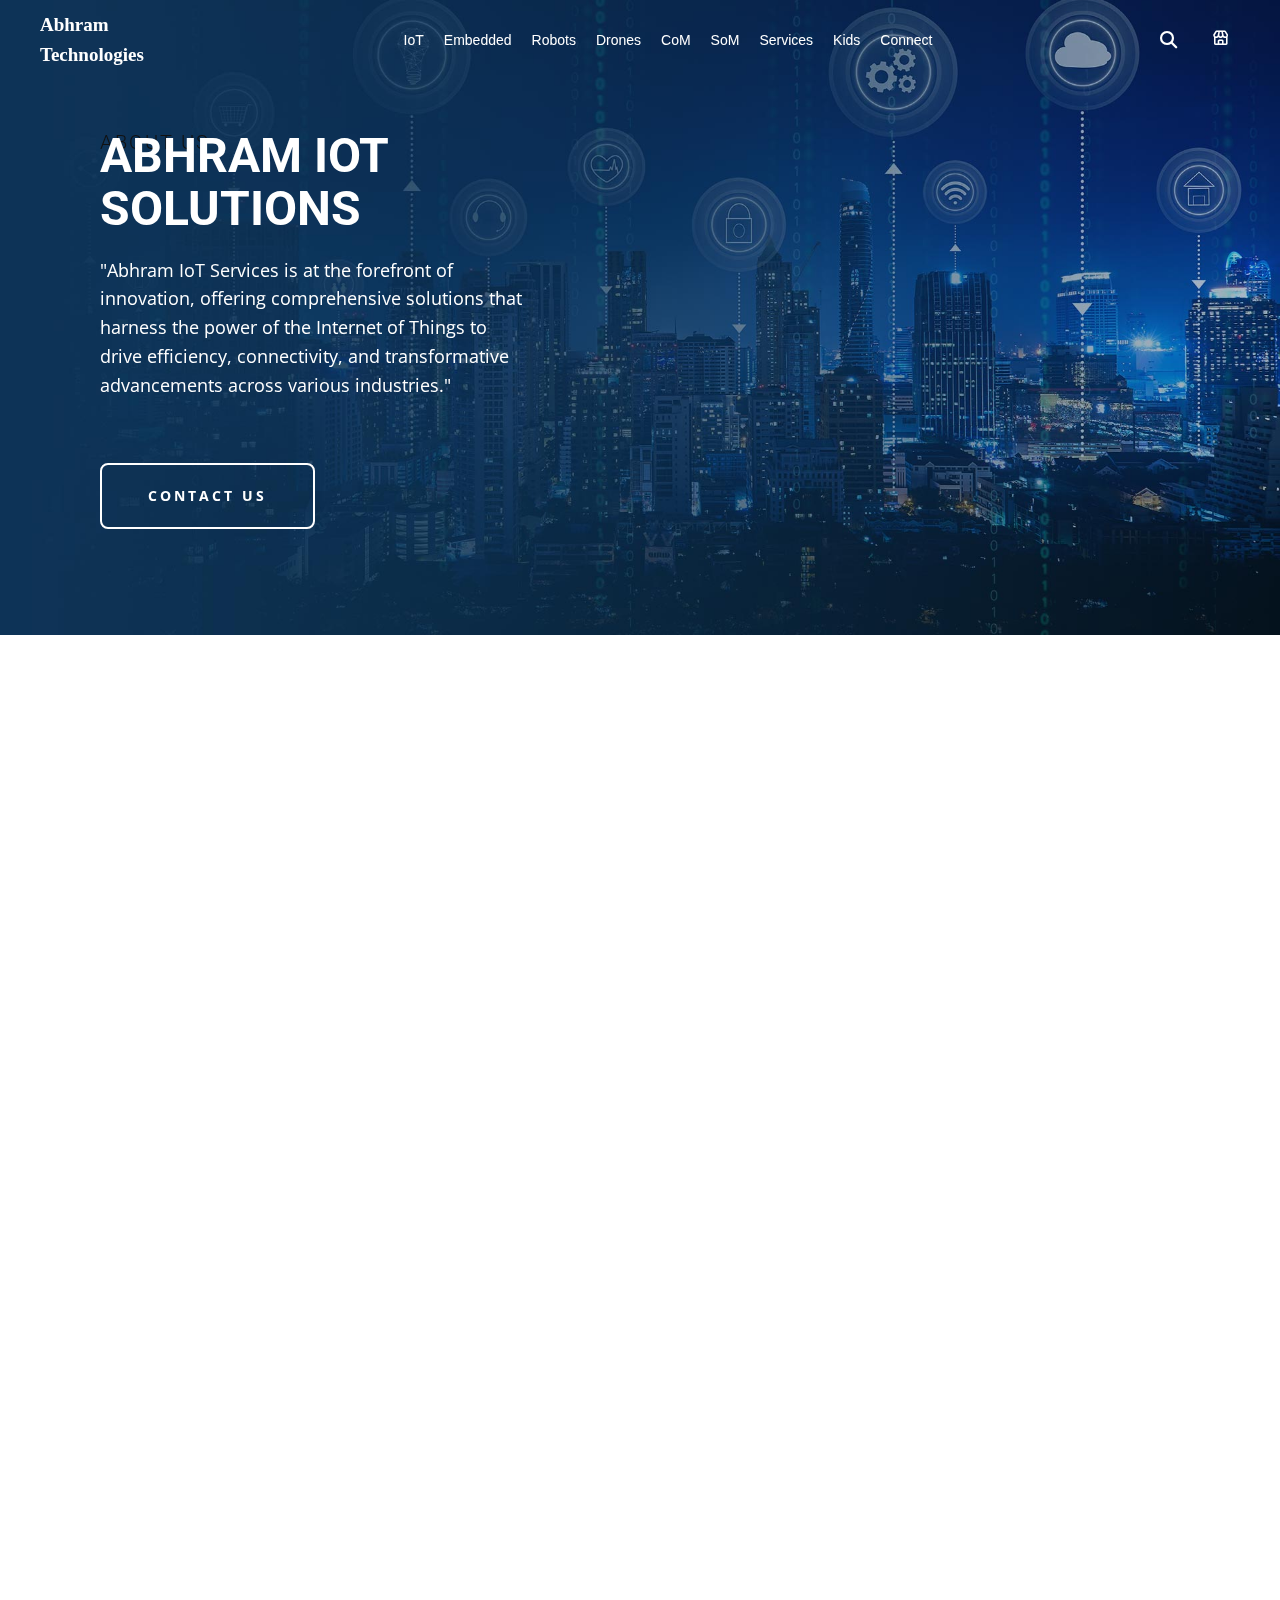
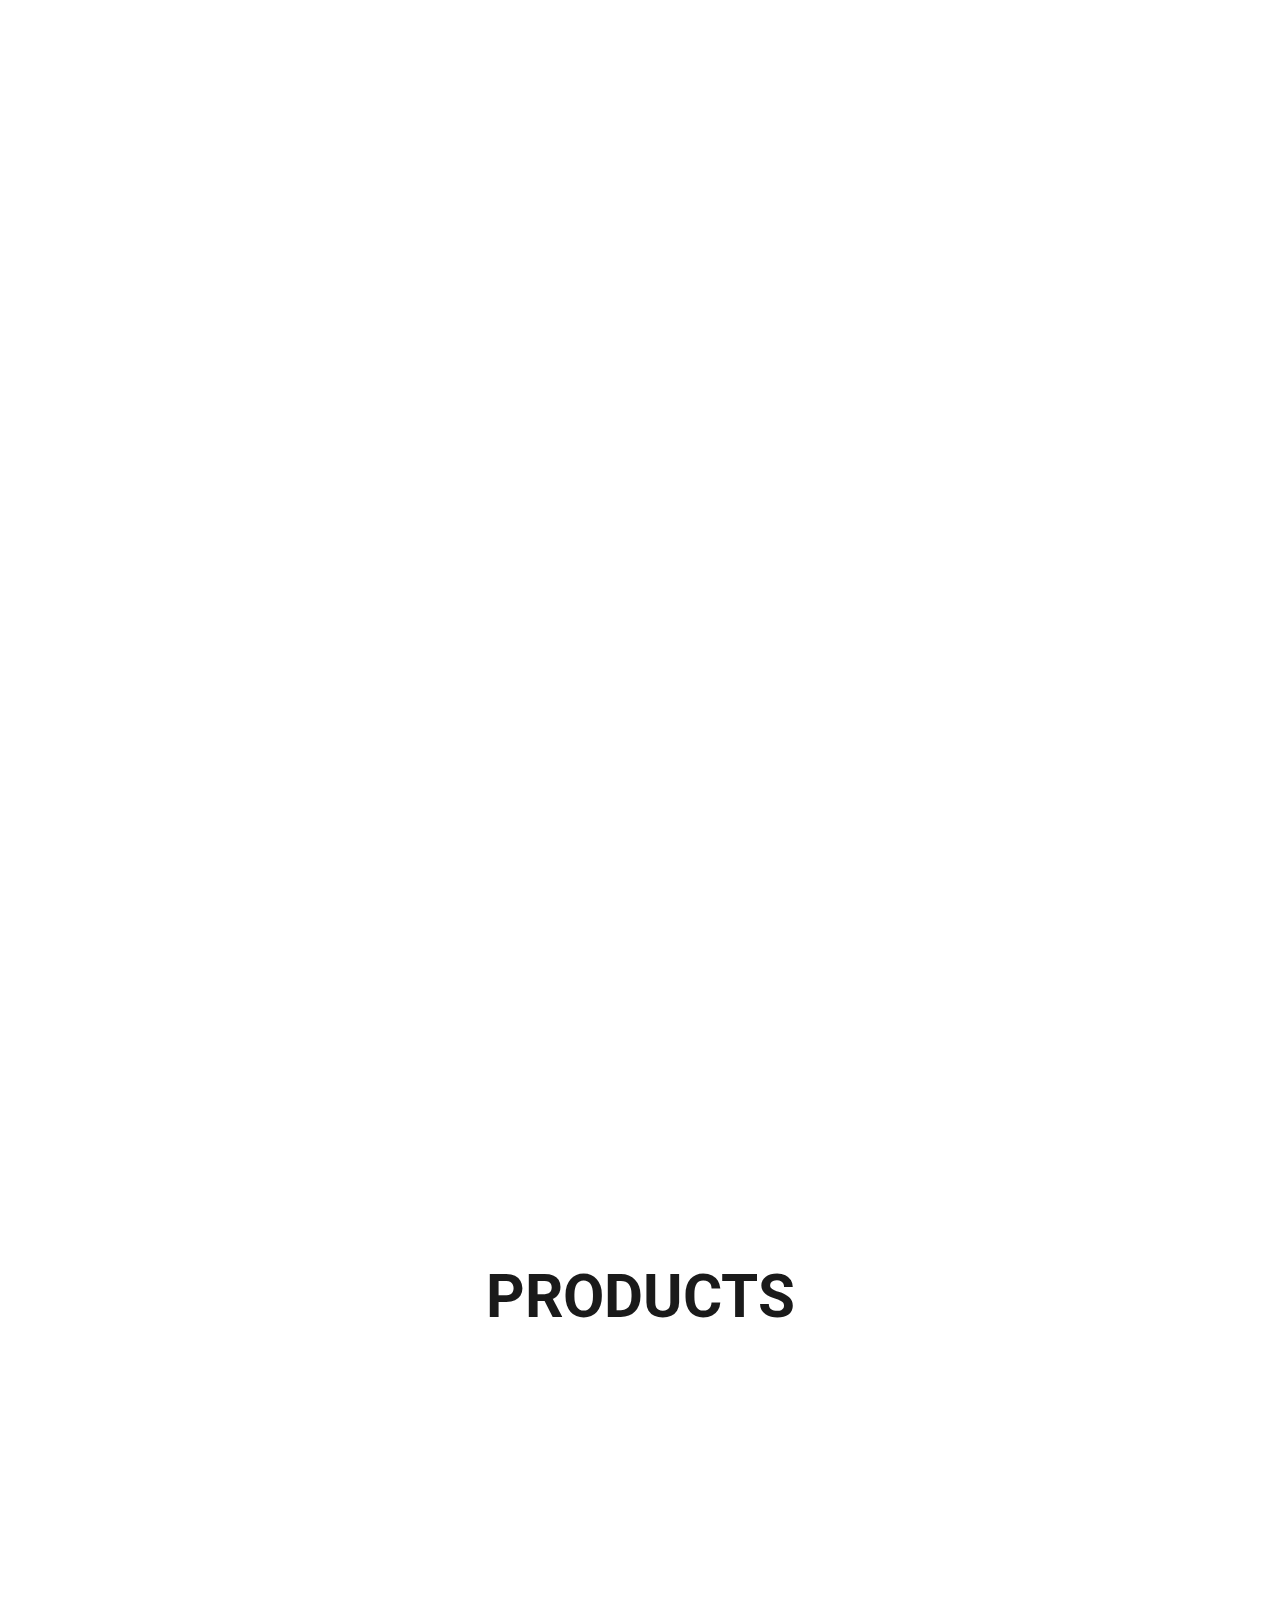
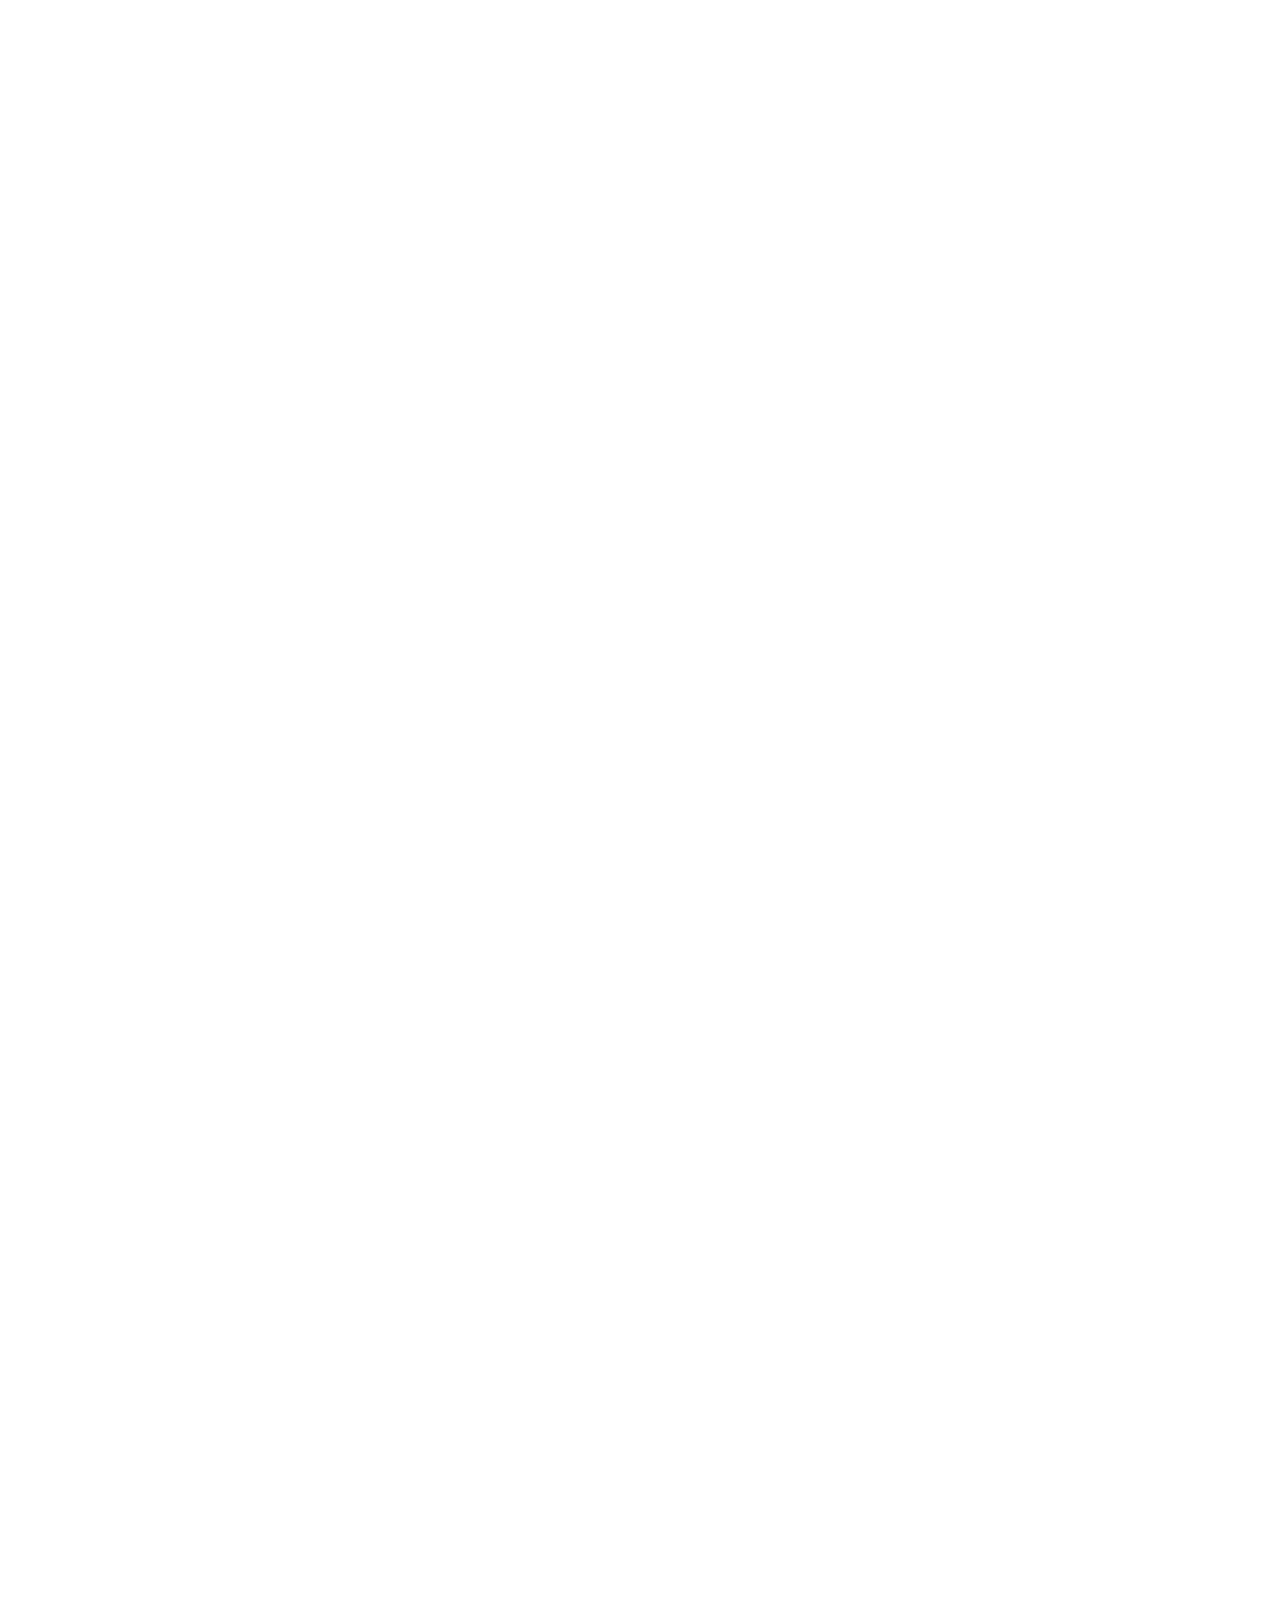
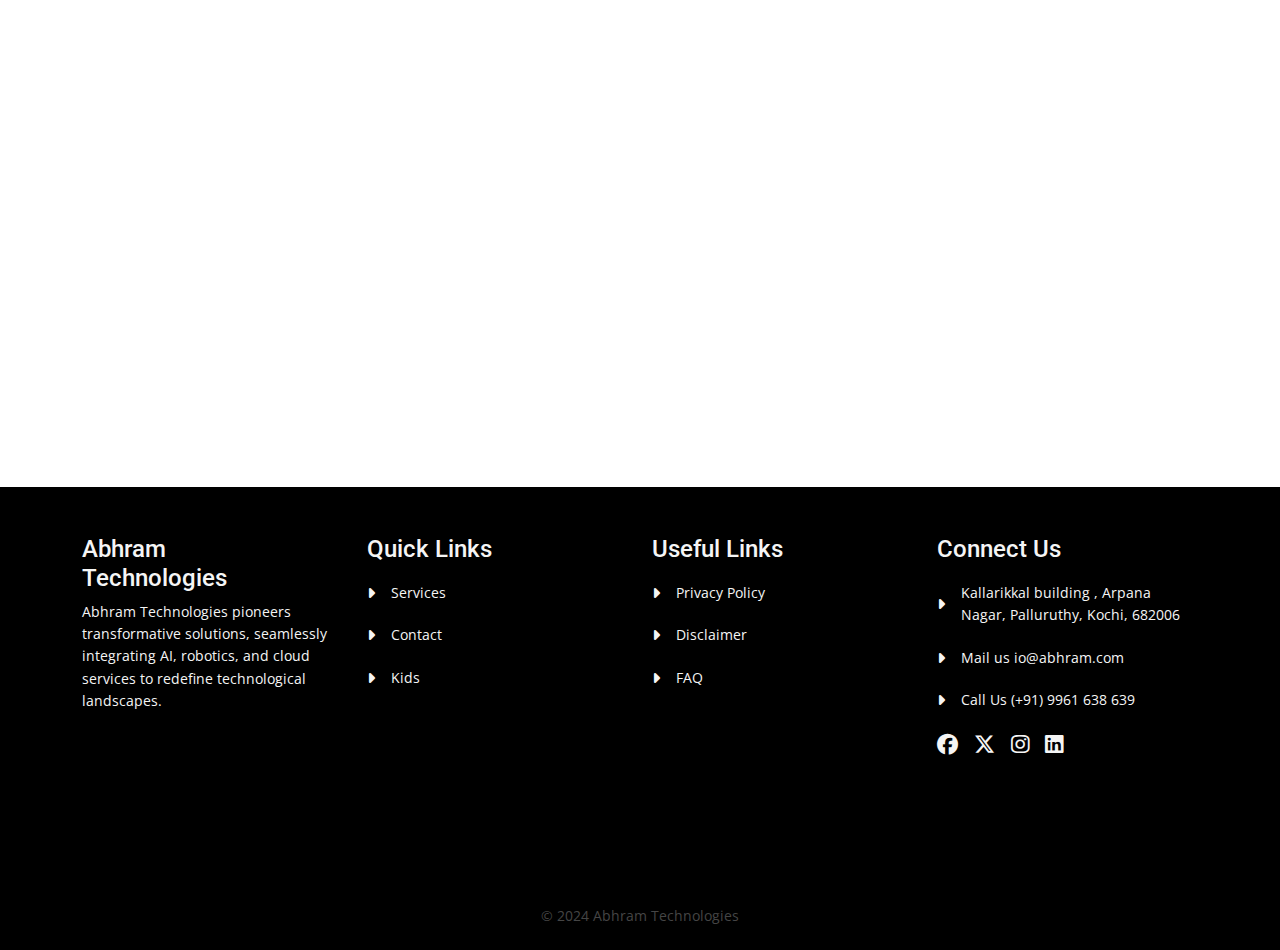
<file: iot/index.html>
<!DOCTYPE html>
<html style="font-size: 16px;" lang="en"><head>
    <meta name="viewport" content="width=device-width, initial-scale=1.0">
    <meta charset="utf-8">
    <meta name="keywords" content="">
    <meta name="description" content="">
    <title>IoT</title>
    <link rel="stylesheet" href="nicepage.css" media="screen">
<link rel="stylesheet" href="Home.css" media="screen">
    <script class="u-script" type="text/javascript" src="jquery.js" defer=""></script>
    <script class="u-script" type="text/javascript" src="nicepage.js" defer=""></script>
    <link id="u-theme-google-font" rel="stylesheet" href="https://fonts.googleapis.com/css?family=Roboto:100,100i,300,300i,400,400i,500,500i,700,700i,900,900i|Open+Sans:300,300i,400,400i,500,500i,600,600i,700,700i,800,800i">
    <link id="u-page-google-font" rel="stylesheet" href="https://fonts.googleapis.com/css?family=Montserrat:100,100i,200,200i,300,300i,400,400i,500,500i,600,600i,700,700i,800,800i,900,900i">
    
     <!-- outline css -->
    
     <link rel="stylesheet" href="../css/bootstrap.min1.css">
     <link rel="stylesheet" href="../css/fontawesome-all.min.css">
     <link rel="stylesheet" href="../css/style1.css">
     <link href='https://unpkg.com/boxicons@2.1.4/css/boxicons.min.css' rel='stylesheet'>
     <link href='https://unpkg.com/boxicons@2.1.4/css/boxicons.min.css' rel='stylesheet'>
     <link rel="stylesheet" href="https://cdnjs.cloudflare.com/ajax/libs/font-awesome/6.5.1/css/all.min.css" integrity="sha512-..."crossorigin="anonymous" referrerpolicy="no-referrer" />
 
     <!-- <link rel="stylesheet" href="css/style.css"> -->
     
     
     <!-- ------ -->
    
    <meta name="theme-color" content="#478ac9">
    <meta property="og:title" content="Home">
    <meta property="og:type" content="website">
</head>
  <body data-home-page="Home.html" data-home-page-title="Home" data-path-to-root="./" data-include-products="false" class="u-body u-xl-mode" data-lang="en">
    
     <!-- ---------------------------------------------------------------------------------------------------------------- -->
     <nav class="my-phone-nav">
      <div class="phone-nav-container">
          <div class="phone-nav-logo"><a class="my-logo-text" href="../index.html">Abhram<br>Technologies</a></div>
          <div class="phone-nav-icons">
              <ul>
                  <li onclick="showsearchbar()" class="phone-list-icon"><i class='bx bx-search'></i></li>
                  <li class="phone-list-icon"><a href="../store/index.html" class="my-icon-a"><i class='bx bx-store' ></i></a></li>
                  <li onclick="onmenuclick();" class="phone-list-icon"><i class='bx bx-menu' ></i></li>
              </ul>
          </div>
      </div>
  </nav>
  <div class="phone-menu-open">
      <i onclick="onmenuclose();" class="fa-solid fa-xmark"></i>
      <div class="menu-container-inner">
          <ul>
              <!-- <li onclick="showdivsubs('phone-menu-open-sub1');" class="menu-inner-list">Products</li>
              <li onclick="showdivsubs('phone-menu-open-sub2');" class="menu-inner-list">Services</li>
              <li onclick="showdivsubs('phone-menu-open-sub3');" class="menu-inner-list">R & D</li> -->
              <li class="menu-inner-list"><a href="../iot/index.html">IoT</a></li>
              <li class="menu-inner-list"><a href="../embedded/index.html">Embedded</a></li>
              <li class="menu-inner-list"><a href="../robot/index.html">Robots</a></li>
              <li class="menu-inner-list"><a href="../drones/index.html">Drones</a></li>
              <!-- <li class="menu-inner-list"><a href="#">Drone Accessories</a></li> -->
              <li class="menu-inner-list"><a href="../com/index.html">CoM</a></li>
              <li class="menu-inner-list"><a href="../som/index.html">SoM</a></li>
              <li class="menu-inner-list"><a href="../services/index.html">Services</a></li>
              <li class="menu-inner-list"><a href="../kids/index.html">Kids</a></li>
              <li class="menu-inner-list"><a href="../connect/index.html">Connect</a></li>
          </ul>
      </div>
  </div>
  
  <div class="nav-search-bar">
      <i onclick="hidesearchbar();" class="fa-solid fa-xmark"></i>
      <div class="search-bar">
          <i class='bx bx-search'></i>
          <input type="text" name="" onkeyup="mySearchFunction();" id="search-input" placeholder="Search here..">
      </div>
      <div class="search-result">
          <ul id="my-search-ul">
              <li><a href="../iot/index.html">IoT</a></li>
              <li><a href="../com/index.html">CoM</a></li>
              <li><a href="../som/index.html">SoM</a></li>
              <li><a href="../drones/index.html">Drones</a></li>
              <li><a href="../drones/index.html#carousel_508b">Drone Accessories</a></li>
              <li><a href="../robot/index.html">Robots</a></li>
              <li><a href="../services/index.html#carousel_9129">Cloud Services</a></li>
              <li><a href="../services/index.html#sec-d8ca">R & D Example Products</a></li>
              <li><a href="../services/index.html#sec-321b">Manufacturing & Prototyping</a></li>
              <li><a href="../iot/index.html#carousel_2b51">Temperaure Analyser</a></li>
              <li><a href="../iot/index.html#carousel_2b51">Plant Health Monitor</a></li>
              <li><a href="../drones/index.html#carousel_eb88">FPV Drone Nano</a></li>
              <li><a href="../drones/index.html#carousel_72be">FPV Drone Micro</a></li>
              <li><a href="../drones/index.html#carousel_2466">FPV Drone Mini</a></li>
              <li><a href="../drones/index.html#carousel_fcdf">Custom Drone boards</a></li>
            </ul>
      </div>
      <div class="suggessions-bar">
          <h6>Suggested Links</h6>
          <ul>
              <li><a href="../services/index.html">Research and Devolopment</a></li>
              <li><a href="../connect/index.html#carousel_f2db">Our Professionals</a></li>
              <li><a href="../connect/index.html#carousel_0256">Find Us on Social Media</a></li>
              <li><a href="../iot/index.html#carousel_2b51">Temperature Analyzer</a></li>
              <li><a href="../iot/index.html#carousel_2b51">Plant Health Monitor</a></li>
              <li><a href="../robot/index.html">Robots</a></li>
              <li><a href="../drones/index.html">Drones</a></li>
          </ul>
      </div>
  </div>
  
  <nav class="my-nav">
      <div class="my-nav-container">
          <div onmouseover="hideHoverBanner()" class="my-logo"><a class="my-logo-text" href="../index.html">Abhram<br>Technologies</a></div>
          <div class="my-links">
              <ul>
                  <li  class="mylist"><a href="../iot/index.html" class="my-list-link">IoT</a></li>
                  <li  class="mylist"><a href="../embedded/index.html" class="my-list-link">Embedded</a></li>
                  <li  class="mylist"><a href="../robot/index.html" class="my-list-link">Robots</a></li>
                  <li  class="mylist"><a href="../drones/index.html" class="my-list-link">Drones</a></li>
                  <!-- <li class="mylist"><a href="#" class="my-list-link">Accessories</a></li> -->
                  <li  class="mylist"><a href="../com/index.html" class="my-list-link">CoM</a></li>
                  <li  class="mylist"><a href="../som/index.html" class="my-list-link">SoM</a></li>
                  <li  class="mylist"><a href="../services/index.html" class="my-list-link">Services</a></li>
                  <li  class="mylist"><a href="../kids/index.html" class="my-list-link">Kids</a></li>
                  <li  class="mylist"><a href="../connect/index.html" class="my-list-link">Connect</a></li>
              </ul>
          </div>
          <div onmouseout="hideHoverBanner()" class="cover-div"></div>
          <div class="my-icons">
              <ul>
                  <li onmouseover="hideHoverBanner();" class="my-icon-list"><a onclick="showsearchbar();" class="my-icon-a"><i onclick="showsearchbar();" class="fa-solid fa-magnifying-glass"></i></a></li>
                  <li onmouseover="hideHoverBanner();" class="my-icon-list"><a href="../store/index.html" class="my-icon-a"><i class='bx bx-store' ></i></a></li>
              </ul>
          </div>
      </div>
  </nav>


  

<!-- ----------------------------------------------------------------------------------- -->

    <section class="u-clearfix u-image u-section-1" id="carousel_9474" data-image-width="1920" data-image-height="1080">
      <div class="u-clearfix u-sheet u-valign-middle u-sheet-1">
        <div class="data-layout-selected u-clearfix u-expanded-width u-layout-wrap u-layout-wrap-1">
          <div class="u-layout">
            <div class="u-layout-row">
              <div class="u-align-left u-container-style u-layout-cell u-size-27-xl u-size-30-lg u-size-34-md u-size-34-sm u-size-34-xs u-layout-cell-1" data-animation-name="customAnimationIn" data-animation-duration="1000">
                <div class="u-container-layout u-container-layout-1">
                  <h5 class="u-text u-text-default u-text-1">about us</h5>
                  <h2 class="u-text u-text-body-alt-color u-text-2">ABHRAM IOT SOLUTIONS</h2>
                  <p class="u-text u-text-white u-text-3"> "Abhram IoT Services is at the forefront of innovation, offering comprehensive solutions that harness the power of the Internet of Things to drive efficiency, connectivity, and transformative advancements across various industries."<br>
                  </p>
                  <a onclick="contact_fill('iot');" class="u-border-2 u-border-active-white u-border-hover-white u-border-white u-btn u-btn-round u-button-style u-none u-radius u-text-active-white u-text-hover-white u-text-white u-btn-1">Contact us</a>
                </div>
              </div>
              <div class="u-container-style u-hidden-sm u-hidden-xs u-layout-cell u-shape-rectangle u-size-26-md u-size-26-sm u-size-26-xs u-size-30-lg u-size-33-xl u-layout-cell-2">
                <div class="u-container-layout u-container-layout-2"></div>
              </div>
            </div>
          </div>
        </div>
      </div>
    </section>
    <section class="u-align-center u-clearfix u-white u-section-2" id="carousel_12a5">
      <div class="u-clearfix u-sheet u-valign-middle u-sheet-1">
        <div class="u-custom-color-3 u-shape u-shape-rectangle u-shape-1" data-animation-name="customAnimationIn" data-animation-duration="1500" data-animation-delay="500"></div>
        <div class="u-custom-color-3 u-shape u-shape-rectangle u-shape-2" data-animation-name="customAnimationIn" data-animation-duration="1500" data-animation-delay="750"></div>
        <div class="data-layout-selected u-clearfix u-layout-wrap u-layout-wrap-1">
          <div class="u-layout">
            <div class="u-layout-row">
              <div class="u-container-style u-image u-layout-cell u-left-cell u-size-32-lg u-size-32-xl u-size-60-md u-size-60-sm u-size-60-xs u-image-1" data-image-width="6867" data-image-height="3000" data-animation-name="customAnimationIn" data-animation-duration="1500" data-animation-delay="250">
                <div class="u-container-layout u-valign-bottom u-container-layout-1"></div>
              </div>
              <div class="u-align-left u-container-align-left u-container-style u-layout-cell u-right-cell u-size-28-lg u-size-28-xl u-size-60-md u-size-60-sm u-size-60-xs u-white u-layout-cell-2" data-animation-name="customAnimationIn" data-animation-duration="1500" data-animation-delay="250">
                <div class="u-container-layout u-valign-middle u-container-layout-2">
                  <h3 class="u-align-left u-text u-text-1">INDUSTRIAL IOT(IIOT) </h3>
                  <p class="u-align-left u-text u-text-2"> "Implementing our IIoT technologies, we drive industries into the era of Industry 4.0, ensuring improved data-driven insights, predictive maintenance, and increased operational efficiency across manufacturing and industrial sectors."</p>
                  <a onclick="contact_fill('iiot');" class="u-align-left u-border-2 u-border-active-black u-border-black u-border-hover-black u-btn u-btn-round u-button-style u-none u-radius u-text-active-black u-text-body-color u-text-hover-black u-btn-1">CONTACT US</a>
                </div>
              </div>
            </div>
          </div>
        </div>
      </div>
    </section>
    <section class="u-align-center u-clearfix u-white u-section-3" id="sec-9e0d">
      <div class="u-clearfix u-sheet u-valign-middle u-sheet-1">
        <div class="u-custom-color-1 u-shape u-shape-rectangle u-shape-1" data-animation-name="customAnimationIn" data-animation-duration="1500" data-animation-delay="500"></div>
        <div class="u-custom-color-1 u-shape u-shape-rectangle u-shape-2" data-animation-name="customAnimationIn" data-animation-duration="1500" data-animation-delay="750"></div>
        <div class="data-layout-selected u-clearfix u-layout-wrap u-layout-wrap-1">
          <div class="u-layout">
            <div class="u-layout-row">
              <div class="u-container-style u-image u-layout-cell u-left-cell u-size-32-lg u-size-32-xl u-size-60-md u-size-60-sm u-size-60-xs u-image-1" data-image-width="2000" data-image-height="2000" data-animation-name="customAnimationIn" data-animation-duration="1500" data-animation-delay="250">
                <div class="u-container-layout u-valign-bottom u-container-layout-1"></div>
              </div>
              <div class="u-align-left u-container-align-left u-container-style u-layout-cell u-right-cell u-size-28-lg u-size-28-xl u-size-60-md u-size-60-sm u-size-60-xs u-white u-layout-cell-2" data-animation-name="customAnimationIn" data-animation-duration="1500" data-animation-delay="250">
                <div class="u-container-layout u-valign-middle u-container-layout-2">
                  <h3 class="u-align-left u-text u-text-1">CONSUMER IOT(CIOT) </h3>
                  <p class="u-align-left u-text u-text-2"> "At Abhram Technologies, Consumer IoT connects devices for daily convenience, offering smart solutions that simplify routines and create a more connected, efficient, and secure living environment."</p>
                  <a onclick="contact_fill('ciot');" class="u-align-left u-border-2 u-border-active-black u-border-black u-border-hover-black u-btn u-btn-round u-button-style u-none u-radius u-text-active-black u-text-body-color u-text-hover-black u-btn-1">CONTACT US</a>
                </div>
              </div>
            </div>
          </div>
        </div>
      </div>
    </section>
    <section class="u-align-center u-clearfix u-white u-section-4" id="sec-1c22">
      <div class="u-clearfix u-sheet u-valign-middle u-sheet-1">
        <div class="u-custom-color-2 u-shape u-shape-rectangle u-shape-1" data-animation-name="customAnimationIn" data-animation-duration="1500" data-animation-delay="500"></div>
        <div class="u-custom-color-2 u-shape u-shape-rectangle u-shape-2" data-animation-name="customAnimationIn" data-animation-duration="1500" data-animation-delay="750"></div>
        <div class="data-layout-selected u-clearfix u-layout-wrap u-layout-wrap-1">
          <div class="u-layout">
            <div class="u-layout-row">
              <div class="u-container-style u-image u-layout-cell u-left-cell u-size-32-lg u-size-32-xl u-size-60-md u-size-60-sm u-size-60-xs u-image-1" data-image-width="4096" data-image-height="4096" data-animation-name="customAnimationIn" data-animation-duration="1500" data-animation-delay="250">
                <div class="u-container-layout u-valign-bottom u-container-layout-1"></div>
              </div>
              <div class="u-align-left u-container-align-left u-container-style u-layout-cell u-right-cell u-size-28-lg u-size-28-xl u-size-60-md u-size-60-sm u-size-60-xs u-white u-layout-cell-2" data-animation-name="customAnimationIn" data-animation-duration="1500" data-animation-delay="250">
                <div class="u-container-layout u-valign-middle u-container-layout-2">
                  <h3 class="u-align-left u-text u-text-1">AGRICULTURE IOT(AIOT) </h3>
                  <p class="u-align-left u-text u-text-2"> "Our Agriculture IoT solutions revolutionize farming by providing real-time data on crop health, soil conditions, and equipment performance, empowering informed decisions for sustainable and productive precision farming."</p>
                  <a onclick="contact_fill('aiot');" class="u-align-left u-border-2 u-border-active-black u-border-black u-border-hover-black u-btn u-btn-round u-button-style u-none u-radius u-text-active-black u-text-body-color u-text-hover-black u-btn-1">CONTACT US</a>
                </div>
              </div>
            </div>
          </div>
        </div>
      </div>
    </section>
    <section class="u-align-center u-clearfix u-container-align-center u-section-5" id="sec-32f1">
      <div class="u-clearfix u-sheet u-valign-middle u-sheet-1">
        <h1 class="u-align-center u-text u-text-default u-text-grey-90 u-text-1">PRODUCTS</h1>
      </div>
    </section>
    <section class="u-align-center u-clearfix u-white u-section-6" id="sec-480b">
      <div class="u-clearfix u-sheet u-valign-middle-md u-valign-middle-sm u-sheet-1">
        <div class="u-grey-75 u-shape u-shape-rectangle u-shape-1" data-animation-name="customAnimationIn" data-animation-duration="1500" data-animation-delay="500"></div>
        <div class="u-grey-75 u-shape u-shape-rectangle u-shape-2" data-animation-name="customAnimationIn" data-animation-duration="1500" data-animation-delay="750"></div>
        <div class="data-layout-selected u-clearfix u-layout-wrap u-layout-wrap-1">
          <div class="u-layout">
            <div class="u-layout-row">
              <div class="u-container-style u-layout-cell u-left-cell u-size-32-xl u-size-33-lg u-size-60-md u-size-60-sm u-size-60-xs u-white u-layout-cell-1" data-animation-name="customAnimationIn" data-animation-duration="1500" data-animation-delay="250">
                <div class="u-container-layout u-container-layout-1">
                  <div class="custom-expanded u-carousel u-expanded-width-lg u-expanded-width-md u-expanded-width-sm u-gallery u-layout-thumbnails u-lightbox u-no-transition u-show-text-always u-gallery-1" id="carousel-6d62" data-interval="3000" data-u-ride="false" data-pause="false">
                    <div class="u-carousel-inner u-gallery-inner" role="listbox">
                      <div class="u-active u-carousel-item u-gallery-item u-carousel-item-1">
                        <div class="u-back-slide" data-image-width="500" data-image-height="500">
                          <img class="u-back-image u-expanded u-back-image-1" src="images/IMG_1103.PNG">
                        </div>
                        <div class="u-over-slide u-valign-middle u-over-slide-1">
                          <h3 class="u-gallery-heading">Sample Title</h3>
                          <p class="u-gallery-text">Sample Text</p>
                        </div>
                      </div>
                      <div class="u-carousel-item u-gallery-item u-carousel-item-2">
                        <div class="u-back-slide">
                          <img class="u-back-image u-expanded" src="images/90fc53c9.svg">
                        </div>
                        <div class="u-over-slide u-valign-middle u-over-slide-2">
                          <h3 class="u-gallery-heading">Sample Title</h3>
                          <p class="u-gallery-text">Sample Text</p>
                        </div>
                      </div>
                      <div class="u-carousel-item u-gallery-item u-carousel-item-3" data-image-width="2836" data-image-height="1875">
                        <div class="u-back-slide">
                          <img class="u-back-image u-expanded" src="images/90fc53c9.svg">
                        </div>
                        <div class="u-over-slide u-valign-middle u-over-slide-3">
                          <h3 class="u-gallery-heading">Sample Title</h3>
                          <p class="u-gallery-text">Sample Text</p>
                        </div>
                      </div>
                    </div>
                    <a class="u-absolute-vcenter u-carousel-control u-carousel-control-prev u-grey-70 u-icon-circle u-opacity u-opacity-70 u-spacing-10 u-text-white u-carousel-control-1" href="#carousel-6d62" role="button" data-u-slide="prev">
                      <span aria-hidden="true">
                        <svg viewBox="0 0 451.847 451.847"><path d="M97.141,225.92c0-8.095,3.091-16.192,9.259-22.366L300.689,9.27c12.359-12.359,32.397-12.359,44.751,0
c12.354,12.354,12.354,32.388,0,44.748L173.525,225.92l171.903,171.909c12.354,12.354,12.354,32.391,0,44.744
c-12.354,12.365-32.386,12.365-44.745,0l-194.29-194.281C100.226,242.115,97.141,234.018,97.141,225.92z"></path></svg>
                      </span>
                      <span class="sr-only">
                        <svg viewBox="0 0 451.847 451.847"><path d="M97.141,225.92c0-8.095,3.091-16.192,9.259-22.366L300.689,9.27c12.359-12.359,32.397-12.359,44.751,0
c12.354,12.354,12.354,32.388,0,44.748L173.525,225.92l171.903,171.909c12.354,12.354,12.354,32.391,0,44.744
c-12.354,12.365-32.386,12.365-44.745,0l-194.29-194.281C100.226,242.115,97.141,234.018,97.141,225.92z"></path></svg>
                      </span>
                    </a>
                    <a class="u-absolute-vcenter u-carousel-control u-carousel-control-next u-grey-70 u-icon-circle u-opacity u-opacity-70 u-spacing-10 u-text-white u-carousel-control-2" href="#carousel-6d62" role="button" data-u-slide="next">
                      <span aria-hidden="true">
                        <svg viewBox="0 0 451.846 451.847"><path d="M345.441,248.292L151.154,442.573c-12.359,12.365-32.397,12.365-44.75,0c-12.354-12.354-12.354-32.391,0-44.744
L278.318,225.92L106.409,54.017c-12.354-12.359-12.354-32.394,0-44.748c12.354-12.359,32.391-12.359,44.75,0l194.287,194.284
c6.177,6.18,9.262,14.271,9.262,22.366C354.708,234.018,351.617,242.115,345.441,248.292z"></path></svg>
                      </span>
                      <span class="sr-only">
                        <svg viewBox="0 0 451.846 451.847"><path d="M345.441,248.292L151.154,442.573c-12.359,12.365-32.397,12.365-44.75,0c-12.354-12.354-12.354-32.391,0-44.744
L278.318,225.92L106.409,54.017c-12.354-12.359-12.354-32.394,0-44.748c12.354-12.359,32.391-12.359,44.75,0l194.287,194.284
c6.177,6.18,9.262,14.271,9.262,22.366C354.708,234.018,351.617,242.115,345.441,248.292z"></path></svg>
                      </span>
                    </a>
                    <ol class="u-carousel-thumbnails u-spacing-10 u-carousel-thumbnails-1">
                      <li class="u-active u-carousel-thumbnail u-carousel-thumbnail-1" data-u-target="#carousel-6d62" data-u-slide-to="0">
                        <img class="u-carousel-thumbnail-image u-image" src="images/IMG_1103.PNG">
                      </li>
                      <li class="u-carousel-thumbnail u-carousel-thumbnail-2" data-u-target="#carousel-6d62" data-u-slide-to="1">
                        <img class="u-carousel-thumbnail-image u-image" src="images/90fc53c9.svg">
                      </li>
                      <li class="u-carousel-thumbnail u-carousel-thumbnail-3" data-u-target="#carousel-6d62" data-u-slide-to="2">
                        <img class="u-carousel-thumbnail-image u-image" src="images/90fc53c9.svg">
                      </li>
                    </ol>
                  </div>
                </div>
              </div>
              <div class="u-align-left u-container-style u-layout-cell u-right-cell u-size-27-lg u-size-28-xl u-size-60-md u-size-60-sm u-size-60-xs u-white u-layout-cell-2" data-animation-name="customAnimationIn" data-animation-duration="1500" data-animation-delay="250">
                <div class="u-container-layout u-container-layout-2">
                  <h3 class="u-text u-text-default u-text-grey-75 u-text-1">Temperature Analyzer </h3>
                  <p class="u-text u-text-default u-text-grey-80 u-text-2">An ​advanced IoT-based Temperature Analyzer offers a wide temperature range for real-time monitoring and ensures easy installation. Suitable for <span style="font-weight: 700;">applications</span> like warehouses, auditoriums, laborataries, data centers or server rooms etc<br>
                  </p>
                  <p class="u-large-text u-text u-text-default u-text-variant u-text-3">Specifications</p>
                  <ul class="u-text u-text-default u-text-grey-50 u-text-4">
                    <li>Range of -55 to 1000°C</li>
                    <li>Upto 0.5°C Accuracy</li>
                    <li>Precise Enviornmental Control</li>
                    <li>4+ Hours Battery Backup</li>
                    <li>User- defined Data Log</li>
                    <li>Monthly, Weakly or Yearly Insights</li>
                    <li>Mobile App Support</li>
                  </ul>
                  <a onclick="contact_fill('temp_sens');" class="u-border-2 u-border-active-grey-75 u-border-grey-75 u-border-hover-grey-75 u-btn u-btn-round u-button-style u-custom-font u-font-montserrat u-none u-radius u-btn-1" target="_blank">CONTACT US</a>
                </div>
              </div>
            </div>
          </div>
        </div>
      </div>
    </section>
    <section class="u-align-center u-clearfix u-white u-section-7" id="sec-5ee6">
      <div class="u-clearfix u-sheet u-valign-middle-lg u-valign-middle-sm u-valign-middle-xl u-valign-middle-xs u-sheet-1">
        <div class="u-grey-75 u-shape u-shape-rectangle u-shape-1" data-animation-name="customAnimationIn" data-animation-duration="1500" data-animation-delay="500"></div>
        <div class="u-grey-75 u-shape u-shape-rectangle u-shape-2" data-animation-name="customAnimationIn" data-animation-duration="1500" data-animation-delay="750"></div>
        <div class="data-layout-selected u-clearfix u-layout-wrap u-layout-wrap-1">
          <div class="u-layout">
            <div class="u-layout-row">
              <div class="u-container-style u-layout-cell u-left-cell u-size-32-xl u-size-33-lg u-size-60-md u-size-60-sm u-size-60-xs u-white u-layout-cell-1" data-animation-name="customAnimationIn" data-animation-duration="1500" data-animation-delay="250">
                <div class="u-container-layout u-valign-middle-lg u-container-layout-1">
                  <div class="custom-expanded u-carousel u-expanded-width-lg u-expanded-width-md u-expanded-width-sm u-gallery u-layout-thumbnails u-lightbox u-no-transition u-show-text-always u-gallery-1" id="carousel-6d8d" data-interval="3000" data-u-ride="false" data-pause="false">
                    <div class="u-carousel-inner u-gallery-inner" role="listbox">
                      <div class="u-active u-carousel-item u-gallery-item u-carousel-item-1">
                        <div class="u-back-slide">
                          <img class="u-back-image u-expanded" src="images/90fc53c9.svg">
                        </div>
                        <div class="u-over-slide u-over-slide-1">
                          <h3 class="u-gallery-heading">Sample Title</h3>
                          <p class="u-gallery-text">Sample Text</p>
                        </div>
                      </div>
                      <div class="u-carousel-item u-gallery-item u-carousel-item-2">
                        <div class="u-back-slide">
                          <img class="u-back-image u-expanded" src="images/90fc53c9.svg">
                        </div>
                        <div class="u-over-slide u-over-slide-2">
                          <h3 class="u-gallery-heading">Sample Title</h3>
                          <p class="u-gallery-text">Sample Text</p>
                        </div>
                      </div>
                      <div class="u-carousel-item u-gallery-item u-carousel-item-3" data-image-width="2836" data-image-height="1875">
                        <div class="u-back-slide">
                          <img class="u-back-image u-expanded" src="images/90fc53c9.svg">
                        </div>
                        <div class="u-over-slide u-over-slide-3">
                          <h3 class="u-gallery-heading">Sample Title</h3>
                          <p class="u-gallery-text">Sample Text</p>
                        </div>
                      </div>
                    </div>
                    <a class="u-absolute-vcenter u-carousel-control u-carousel-control-prev u-grey-70 u-icon-circle u-opacity u-opacity-70 u-spacing-10 u-text-white u-carousel-control-1" href="#carousel-6d8d" role="button" data-u-slide="prev">
                      <span aria-hidden="true">
                        <svg viewBox="0 0 451.847 451.847"><path d="M97.141,225.92c0-8.095,3.091-16.192,9.259-22.366L300.689,9.27c12.359-12.359,32.397-12.359,44.751,0
c12.354,12.354,12.354,32.388,0,44.748L173.525,225.92l171.903,171.909c12.354,12.354,12.354,32.391,0,44.744
c-12.354,12.365-32.386,12.365-44.745,0l-194.29-194.281C100.226,242.115,97.141,234.018,97.141,225.92z"></path></svg>
                      </span>
                      <span class="sr-only">
                        <svg viewBox="0 0 451.847 451.847"><path d="M97.141,225.92c0-8.095,3.091-16.192,9.259-22.366L300.689,9.27c12.359-12.359,32.397-12.359,44.751,0
c12.354,12.354,12.354,32.388,0,44.748L173.525,225.92l171.903,171.909c12.354,12.354,12.354,32.391,0,44.744
c-12.354,12.365-32.386,12.365-44.745,0l-194.29-194.281C100.226,242.115,97.141,234.018,97.141,225.92z"></path></svg>
                      </span>
                    </a>
                    <a class="u-absolute-vcenter u-carousel-control u-carousel-control-next u-grey-70 u-icon-circle u-opacity u-opacity-70 u-spacing-10 u-text-white u-carousel-control-2" href="#carousel-6d8d" role="button" data-u-slide="next">
                      <span aria-hidden="true">
                        <svg viewBox="0 0 451.846 451.847"><path d="M345.441,248.292L151.154,442.573c-12.359,12.365-32.397,12.365-44.75,0c-12.354-12.354-12.354-32.391,0-44.744
L278.318,225.92L106.409,54.017c-12.354-12.359-12.354-32.394,0-44.748c12.354-12.359,32.391-12.359,44.75,0l194.287,194.284
c6.177,6.18,9.262,14.271,9.262,22.366C354.708,234.018,351.617,242.115,345.441,248.292z"></path></svg>
                      </span>
                      <span class="sr-only">
                        <svg viewBox="0 0 451.846 451.847"><path d="M345.441,248.292L151.154,442.573c-12.359,12.365-32.397,12.365-44.75,0c-12.354-12.354-12.354-32.391,0-44.744
L278.318,225.92L106.409,54.017c-12.354-12.359-12.354-32.394,0-44.748c12.354-12.359,32.391-12.359,44.75,0l194.287,194.284
c6.177,6.18,9.262,14.271,9.262,22.366C354.708,234.018,351.617,242.115,345.441,248.292z"></path></svg>
                      </span>
                    </a>
                    <ol class="u-carousel-thumbnails u-spacing-10 u-carousel-thumbnails-1">
                      <li class="u-active u-carousel-thumbnail u-carousel-thumbnail-1" data-u-target="#carousel-6d8d" data-u-slide-to="0">
                        <img class="u-carousel-thumbnail-image u-image" src="images/90fc53c9.svg">
                      </li>
                      <li class="u-carousel-thumbnail u-carousel-thumbnail-2" data-u-target="#carousel-6d8d" data-u-slide-to="1">
                        <img class="u-carousel-thumbnail-image u-image" src="images/90fc53c9.svg">
                      </li>
                      <li class="u-carousel-thumbnail u-carousel-thumbnail-3" data-u-target="#carousel-6d8d" data-u-slide-to="2">
                        <img class="u-carousel-thumbnail-image u-image" src="images/90fc53c9.svg">
                      </li>
                    </ol>
                  </div>
                </div>
              </div>
              <div class="u-align-left u-container-style u-layout-cell u-right-cell u-size-27-lg u-size-28-xl u-size-60-md u-size-60-sm u-size-60-xs u-white u-layout-cell-2" data-animation-name="customAnimationIn" data-animation-duration="1500" data-animation-delay="250">
                <div class="u-container-layout u-container-layout-2">
                  <h3 class="u-text u-text-default u-text-grey-75 u-text-1">Smart Plant Pot</h3>
                  <p class="u-text u-text-default u-text-grey-80 u-text-2"> "The ABHRAM Smart Plant Pot, equipped with IoT sensors, cares for your houseplants remotely, offering automated watering and creating optimal conditions. Enhancing air quality, which ensures plant well-being even when you're away."<br>
                  </p>
                  <p class="u-large-text u-text u-text-default u-text-variant u-text-3">Specifications</p>
                  <ul class="u-text u-text-default u-text-grey-50 u-text-4">
                    <li>Air Quality Enhancements</li>
                    <li>Real-Time Monitoring</li>
                    <li>Cloud-Based Controls and alerts</li>
                    <li>Smart Automation</li>
                    <li>Mobile App Support</li>
                  </ul>
                  <a onclick="contact_fill('smart_pot');" class="u-border-2 u-border-active-grey-75 u-border-grey-75 u-border-hover-grey-75 u-btn u-btn-round u-button-style u-custom-font u-font-montserrat u-none u-radius u-btn-1" target="_blank">CONTACT US</a>
                </div>
              </div>
            </div>
          </div>
        </div>
      </div>
    </section>
    <section class="u-align-center u-clearfix u-white u-section-8" id="sec-c8d9">
      <div class="u-clearfix u-sheet u-valign-middle u-sheet-1">
        <div class="u-grey-75 u-shape u-shape-rectangle u-shape-1" data-animation-name="customAnimationIn" data-animation-duration="1500" data-animation-delay="500"></div>
        <div class="u-grey-75 u-shape u-shape-rectangle u-shape-2" data-animation-name="customAnimationIn" data-animation-duration="1500" data-animation-delay="750"></div>
        <div class="data-layout-selected u-clearfix u-layout-wrap u-layout-wrap-1">
          <div class="u-layout">
            <div class="u-layout-row">
              <div class="u-container-style u-image u-layout-cell u-left-cell u-size-32-lg u-size-32-xl u-size-60-md u-size-60-sm u-size-60-xs u-image-1" data-image-width="2000" data-image-height="2000" data-animation-name="customAnimationIn" data-animation-duration="1500" data-animation-delay="250">
                <div class="u-container-layout u-valign-bottom u-container-layout-1"></div>
              </div>
              <div class="u-align-left u-container-align-left u-container-style u-layout-cell u-right-cell u-size-28-lg u-size-28-xl u-size-60-md u-size-60-sm u-size-60-xs u-white u-layout-cell-2" data-animation-name="customAnimationIn" data-animation-duration="1500" data-animation-delay="250">
                <div class="u-container-layout u-valign-middle u-container-layout-2">
                  <h3 class="u-align-left u-text u-text-1">Custom IoT Boards </h3>
                  <p class="u-align-left u-text u-text-2"> "At <span style="font-weight: 700;">Abhram Technologies</span>, we craft scalable custom IoT boards, prioritizing cost-effectiveness, optimized performance, and fast prototyping. Benefit from our IoT expertise, with security measures, custom sensors, and dedicated support throughout development."
                  </p>
                  <a onclick="contact_fill('iot_custom');" class="u-align-left u-border-2 u-border-active-black u-border-black u-border-hover-black u-btn u-btn-round u-button-style u-none u-radius u-text-active-black u-text-body-color u-text-hover-black u-btn-1">CONTACT US</a>
                </div>
              </div>
            </div>
          </div>
        </div>
      </div>
    </section>
    
    
   <!-- Footer -->
<section class="footer">
  <div class="container">
      <div class="row">
          <div class="col-lg-3 py-4 py-md-5">
              <div class="d-flex align-items-center">
                  <h4 class="">Abhram <br> Technologies</h4>
              </div>
              <p class="py-3 para-light">Abhram Technologies pioneers transformative solutions, seamlessly integrating AI, robotics, and cloud services to redefine technological landscapes.</p>
              <div class="d-flex align-items-center">
                  <!-- <div>
                      <p style=" padding:3px; bottom: 0;">© 2023 Abhram Technologies</p><br>
                      
                  </div> -->
              </div>
          </div> <!-- end of col -->

          <div class="col-lg-3 py-4 py-md-5">
              <div>
                  <h4 class="py-2">Quick Links</h4>
                  <div class="d-flex align-items-center py-2">
                      <i class="fas fa-caret-right"></i>
                      <a href="../services/index.html"><p class="ms-3">Services</p></a>
                  </div>
                  <div class="d-flex align-items-center py-2">
                      <i class="fas fa-caret-right"></i>
                      <a href="../connect/index.html"><p class="ms-3">Contact</p></a>
                  </div>
                  <div class="d-flex align-items-center py-2">
                      <i class="fas fa-caret-right"></i>
                      <a href="../kids/index.html"><p class="ms-3">Kids</p></a>
                  </div>
              </div>
          </div> <!-- end of col -->

          <div class="col-lg-3 py-4 py-md-5">
              <div>
                  <h4 class="py-2">Useful Links</h4>
                  <div class="d-flex align-items-center py-2">
                      <i class="fas fa-caret-right"></i>
                      <a href="../privacy.html"><p class="ms-3">Privacy Policy</p></a>
                  </div>
                  <div class="d-flex align-items-center py-2">
                      <i class="fas fa-caret-right"></i>
                      <a href="../disclaimer.html"><p class="ms-3">Disclaimer</p></a>
                  </div>
                  <div class="d-flex align-items-center py-2">
                      <i class="fas fa-caret-right"></i>
                      <a href="../faq.html"><p class="ms-3">FAQ</p></a>
                  </div>
              </div>
          </div> <!-- end of col -->

          <div class="col-lg-3 py-4 py-md-5">
              <div class="d-flex align-items-center">
                  <h4>Connect Us</h4>
              </div>
              
              <div class="d-flex align-items-center py-2">
                  <i class="fas fa-caret-right"></i>
                  <p class="ms-3">Kallarikkal building , Arpana Nagar, Palluruthy, Kochi, 
                      682006</p>
              </div>
              <div class="d-flex align-items-center py-2">
                  <i class="fas fa-caret-right"></i>
                  <p class="ms-3">Mail us io@abhram.com</p>
              </div>
              <div class="d-flex align-items-center py-2">
                  <i class="fas fa-caret-right"></i>
                  <p class="ms-3">Call Us (+91) 9961 638 639</p>
              </div>


              <div style="margin-top: 10px;" class="d-flex">
                  <div class="me-3">
                      <a href="https://www.facebook.com/profile.php?id=61552439575358">
                          <i class="fa-brands fa-facebook fa-xl"></i>
                      </a>
                  </div>
                  <div class="me-3">
                      <a href="https://twitter.com/Abhram_Tech">
                          <i class="fa-brands fa-x-twitter fa-xl"></i>
                      </a>
                  </div>
                  <div class="me-3">
                      <a href="https://www.instagram.com/abhram_technologies?igsh=NGVhN2U2NjQ0Yg%3D%3D&utm_source=qr">
                          <i class="fa-brands fa-instagram fa-xl"></i>
                      </a>
                  </div>
                  <div class="me-3">
                      <a href="https://www.linkedin.com/company/abhram-technologies/">
                          <i class="fa-brands fa-linkedin fa-xl"></i>
                      </a>
                  </div>
              </div>

          </div> <!-- end of col -->
      </div> <!-- end of row -->
  </div> <!-- end of container -->
</section> <!-- end of footer -->

<div style="line-height: 0;" class="bottom text-light" >
  <div class="container">
      <div>
          <p style="text-align:center; color: #454545; bottom: 0; font-size:14px;">© 2024 <a style="color: #454545; text-decoration: none; font-size:14px;" href="../index.html">Abhram Technologies</a></p>
         
      </div>
  </div> <!-- end of container -->
</div> <!-- end of bottom -->
<!-- Bottom -->
<div style="line-height: 0;" class="bottom text-light" >
  <div class="container">
      <div>
          <p style=" opacity:0; color: #222222; bottom: 0; text-align:center; font-size:14px;">Devoloped by: <a style="color: #222222; text-decoration: none; font-size:14px;" href="https://arjunalaiju.onrender.com/">arju</a></p>
          
      </div>
  </div> <!-- end of container -->
</div> <!-- end of bottom -->


<!-- //Back To Top Button
<button onclick="topFunction()" id="myBtn">
  <img src="assets/images/up-arrow.png" alt="alternative">
</button>
//end of back to top button -->


<!-- Scripts -->
<script src="../js/bootstrap.min.js"></script><!-- Bootstrap framework -->
<!-- <script src="../js/purecounter.min.js"></script> Purecounter counter for statistics numbers -->
<!-- <script src="../js/swiper.min.js"></script>Swiper for image and text sliders -->
<!-- <script src="../js/aos.js"></script>AOS on Animation Scroll -->
<script src="../js/script1.js"></script>  <!-- Custom scripts -->
  
</body></html>
</file>
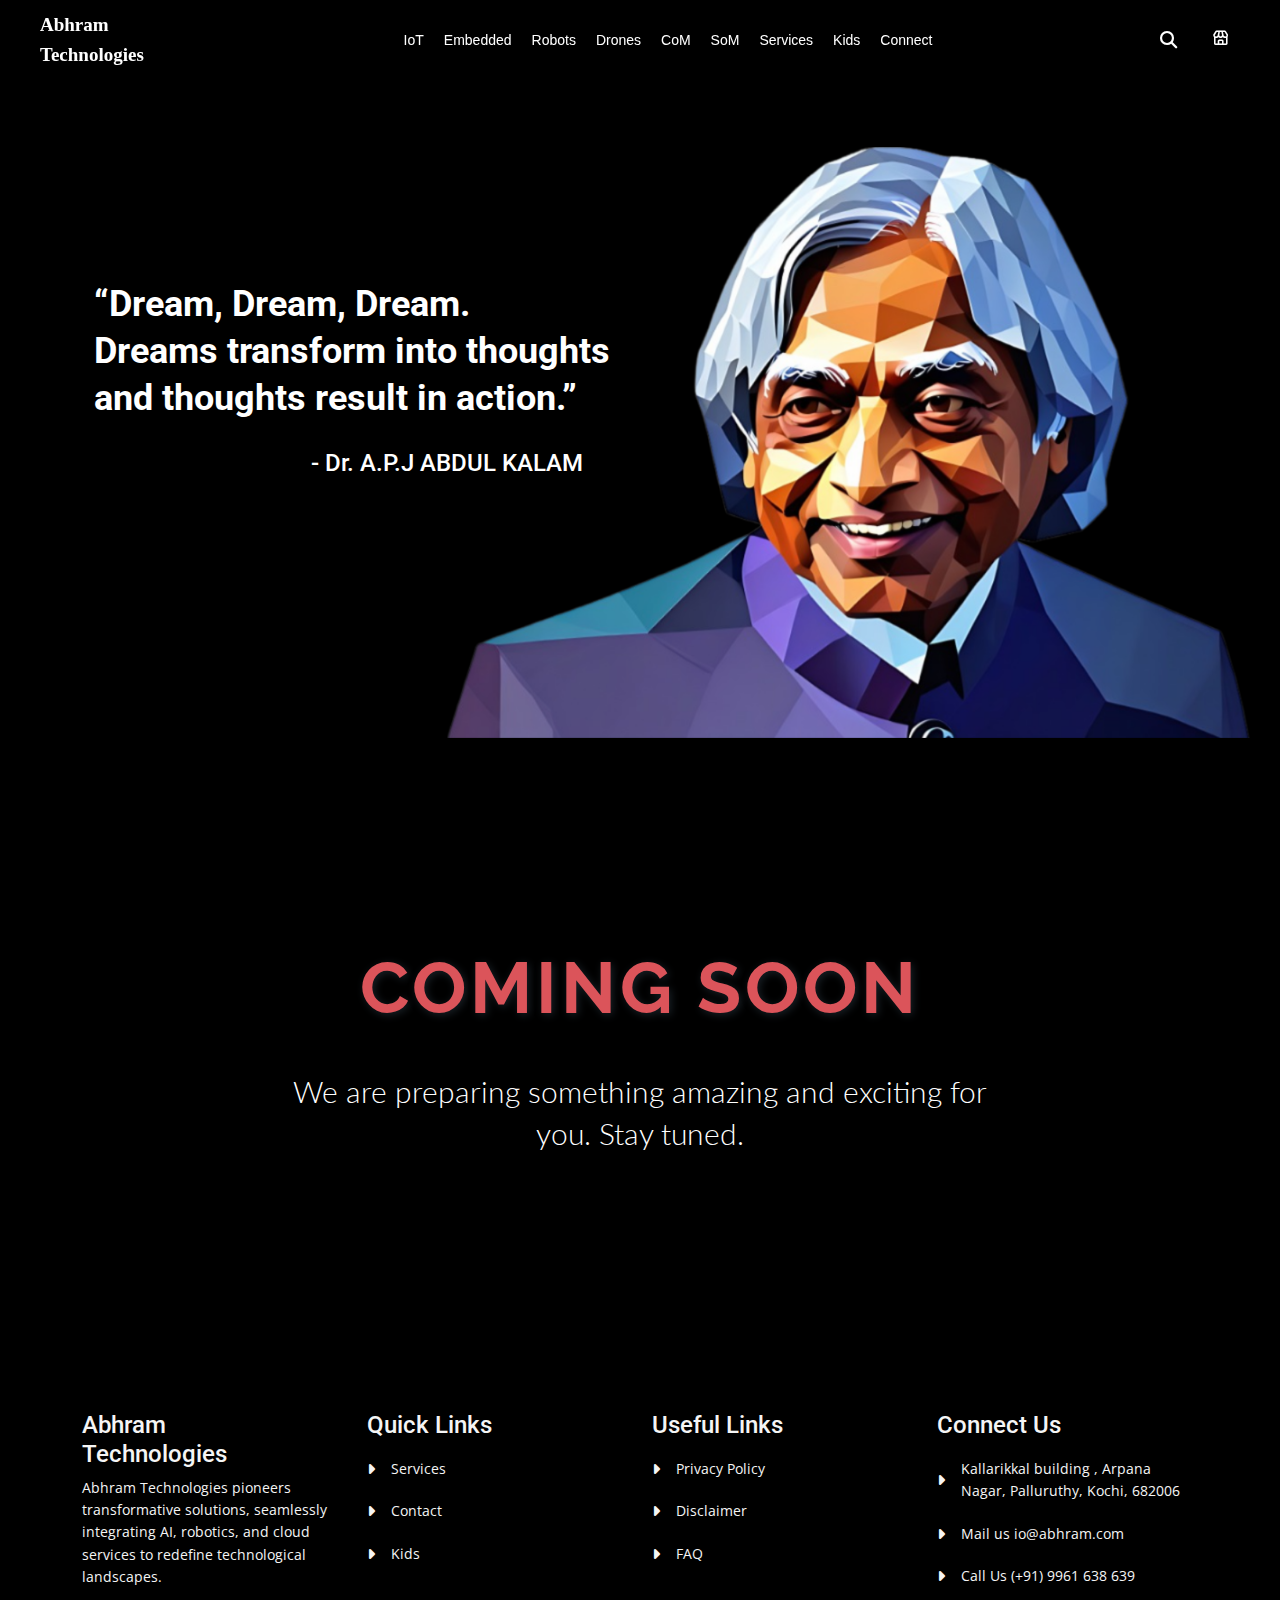
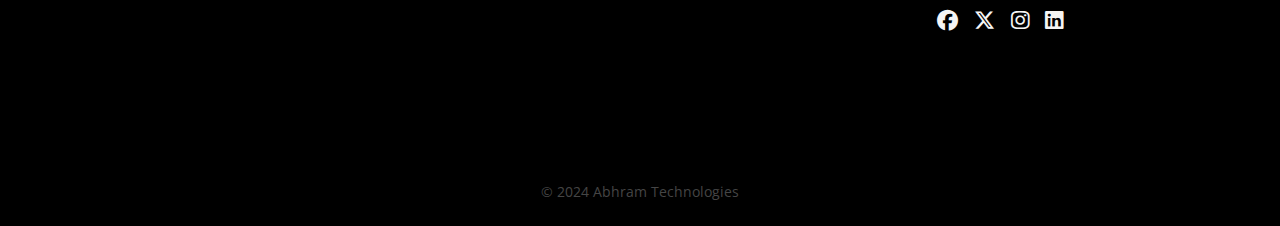
<file: kids/index.html>
<!DOCTYPE html>
<html style="font-size: 16px;" lang="en"><head>
    <meta name="viewport" content="width=device-width, initial-scale=1.0">
    <meta charset="utf-8">
    <meta name="keywords" content="">
    <meta name="description" content="">
    <title>Kids</title>
    <link rel="stylesheet" href="nicepage.css" media="screen">
<link rel="stylesheet" href="Home.css" media="screen">
    <script class="u-script" type="text/javascript" src="jquery.js" defer=""></script>
    <script class="u-script" type="text/javascript" src="nicepage.js" defer=""></script>
    <link id="u-theme-google-font" rel="stylesheet" href="https://fonts.googleapis.com/css?family=Roboto:100,100i,300,300i,400,400i,500,500i,700,700i,900,900i|Open+Sans:300,300i,400,400i,500,500i,600,600i,700,700i,800,800i">
    <link id="u-page-google-font" rel="stylesheet" href="https://fonts.googleapis.com/css?family=Raleway:100,100i,200,200i,300,300i,400,400i,500,500i,600,600i,700,700i,800,800i,900,900i|Lato:100,100i,300,300i,400,400i,700,700i,900,900i">
    
     <!-- outline css -->
    
     <link rel="stylesheet" href="../css/bootstrap.min1.css">
     <link rel="stylesheet" href="../css/fontawesome-all.min.css">
     <link rel="stylesheet" href="../css/style1.css">
     <link href='https://unpkg.com/boxicons@2.1.4/css/boxicons.min.css' rel='stylesheet'>
     <link href='https://unpkg.com/boxicons@2.1.4/css/boxicons.min.css' rel='stylesheet'>
     <link rel="stylesheet" href="https://cdnjs.cloudflare.com/ajax/libs/font-awesome/6.5.1/css/all.min.css" integrity="sha512-..."crossorigin="anonymous" referrerpolicy="no-referrer" />
 
     <!-- <link rel="stylesheet" href="css/style.css"> -->
     
     
     <!-- ------ -->

    <meta name="theme-color" content="#478ac9">
    <meta property="og:title" content="Home">
    <meta property="og:type" content="website">
</head>
  <body data-home-page="Home.html" data-home-page-title="Home" data-path-to-root="./" data-include-products="false" class="u-body u-xl-mode" data-lang="en">
    
     <!-- ---------------------------------------------------------------------------------------------------------------- -->
     <nav class="my-phone-nav">
      <div class="phone-nav-container">
          <div class="phone-nav-logo"><a class="my-logo-text" href="../index.html">Abhram<br>Technologies</a></div>
          <div class="phone-nav-icons">
              <ul>
                  <li onclick="showsearchbar()" class="phone-list-icon"><i class='bx bx-search'></i></li>
                  <li class="phone-list-icon"><a href="../store/index.html" class="my-icon-a"><i class='bx bx-store' ></i></a></li>
                  <li onclick="onmenuclick();" class="phone-list-icon"><i class='bx bx-menu' ></i></li>
              </ul>
          </div>
      </div>
  </nav>
  <div class="phone-menu-open">
      <i onclick="onmenuclose();" class="fa-solid fa-xmark"></i>
      <div class="menu-container-inner">
          <ul>
              <!-- <li onclick="showdivsubs('phone-menu-open-sub1');" class="menu-inner-list">Products</li>
              <li onclick="showdivsubs('phone-menu-open-sub2');" class="menu-inner-list">Services</li>
              <li onclick="showdivsubs('phone-menu-open-sub3');" class="menu-inner-list">R & D</li> -->
              <li class="menu-inner-list"><a href="../iot/index.html">IoT</a></li>
              <li class="menu-inner-list"><a href="../embedded/index.html">Embedded</a></li>
              <li class="menu-inner-list"><a href="../robot/index.html">Robots</a></li>
              <li class="menu-inner-list"><a href="../drones/index.html">Drones</a></li>
              <!-- <li class="menu-inner-list"><a href="#">Drone Accessories</a></li> -->
              <li class="menu-inner-list"><a href="../com/index.html">CoM</a></li>
              <li class="menu-inner-list"><a href="../som/index.html">SoM</a></li>
              <li class="menu-inner-list"><a href="../services/index.html">Services</a></li>
              <li class="menu-inner-list"><a href="../kids/index.html">Kids</a></li>
              <li class="menu-inner-list"><a href="../connect/index.html">Connect</a></li>
          </ul>
      </div>
  </div>
  
  <div class="nav-search-bar">
      <i onclick="hidesearchbar();" class="fa-solid fa-xmark"></i>
      <div class="search-bar">
          <i class='bx bx-search'></i>
          <input type="text" name="" onkeyup="mySearchFunction();" id="search-input" placeholder="Search here..">
      </div>
      <div class="search-result">
          <ul id="my-search-ul">
              <li><a href="../iot/index.html">IoT</a></li>
              <li><a href="../com/index.html">CoM</a></li>
              <li><a href="../som/index.html">SoM</a></li>
              <li><a href="../drones/index.html">Drones</a></li>
              <li><a href="../drones/index.html#carousel_508b">Drone Accessories</a></li>
              <li><a href="../robot/index.html">Robots</a></li>
              <li><a href="../services/index.html#carousel_9129">Cloud Services</a></li>
              <li><a href="../services/index.html#sec-d8ca">R & D Example Products</a></li>
              <li><a href="../services/index.html#sec-321b">Manufacturing & Prototyping</a></li>
              <li><a href="../iot/index.html#carousel_2b51">Temperaure Analyser</a></li>
              <li><a href="../iot/index.html#carousel_2b51">Plant Health Monitor</a></li>
              <li><a href="../drones/index.html#carousel_eb88">FPV Drone Nano</a></li>
              <li><a href="../drones/index.html#carousel_72be">FPV Drone Micro</a></li>
              <li><a href="../drones/index.html#carousel_2466">FPV Drone Mini</a></li>
              <li><a href="../drones/index.html#carousel_fcdf">Custom Drone boards</a></li>
            </ul>
      </div>
      <div class="suggessions-bar">
          <h6>Suggested Links</h6>
          <ul>
              <li><a href="../services/index.html">Research and Devolopment</a></li>
              <li><a href="../connect/index.html#carousel_f2db">Our Professionals</a></li>
              <li><a href="../connect/index.html#carousel_0256">Find Us on Social Media</a></li>
              <li><a href="../iot/index.html#carousel_2b51">Temperature Analyzer</a></li>
              <li><a href="../iot/index.html#carousel_2b51">Plant Health Monitor</a></li>
              <li><a href="../robot/index.html">Robots</a></li>
              <li><a href="../drones/index.html">Drones</a></li>
          </ul>
      </div>
  </div>
  
  <nav class="my-nav">
      <div class="my-nav-container">
          <div onmouseover="hideHoverBanner()" class="my-logo"><a class="my-logo-text" href="../index.html">Abhram<br>Technologies</a></div>
          <div class="my-links">
              <ul>
                  <li  class="mylist"><a href="../iot/index.html" class="my-list-link">IoT</a></li>
                  <li  class="mylist"><a href="../embedded/index.html" class="my-list-link">Embedded</a></li>
                  <li  class="mylist"><a href="../robot/index.html" class="my-list-link">Robots</a></li>
                  <li  class="mylist"><a href="../drones/index.html" class="my-list-link">Drones</a></li>
                  <!-- <li class="mylist"><a href="#" class="my-list-link">Accessories</a></li> -->
                  <li  class="mylist"><a href="../com/index.html" class="my-list-link">CoM</a></li>
                  <li  class="mylist"><a href="../som/index.html" class="my-list-link">SoM</a></li>
                  <li  class="mylist"><a href="../services/index.html" class="my-list-link">Services</a></li>
                  <li  class="mylist"><a href="../kids/index.html" class="my-list-link">Kids</a></li>
                  <li  class="mylist"><a href="../connect/index.html" class="my-list-link">Connect</a></li>
              </ul>
          </div>
          <div onmouseout="hideHoverBanner()" class="cover-div"></div>
          <div class="my-icons">
              <ul>
                  <li onmouseover="hideHoverBanner();" class="my-icon-list"><a onclick="showsearchbar();" class="my-icon-a"><i onclick="showsearchbar();" class="fa-solid fa-magnifying-glass"></i></a></li>
                  <li onmouseover="hideHoverBanner();" class="my-icon-list"><a href="../store/index.html" class="my-icon-a"><i class='bx bx-store' ></i></a></li>
              </ul>
          </div>
      </div>
  </nav>


  

<!-- ----------------------------------------------------------------------------------- -->

    <section class="u-align-center u-black u-clearfix u-section-1" id="sec-ca04">
      <div class="u-clearfix u-sheet u-sheet-1">
        <div class="custom-expanded u-clearfix u-group-elements u-image u-image-1" data-image-width="1280" data-image-height="853">
          <img class="u-expanded u-image u-image-default" src="images/Remove-bg.ai_1705752526693.png" alt="" data-image-width="1200" data-image-height="685">
        </div>
        <h2 class="u-align-center-md u-align-center-sm u-align-center-xs u-align-left-lg u-align-left-xl u-text u-text-1"> “Dream, Dream, Dream.<br>Dreams transform into thoughts and thoughts result in action.”<br>
        </h2>
        <h4 class="u-align-left u-text u-text-2">- Dr. A.P.J ABDUL KALAM </h4>
      </div>
    </section>
    <section class="u-align-center u-black u-clearfix u-section-2" id="carousel_fc20">
      <div class="u-clearfix u-sheet u-valign-middle-md u-valign-middle-sm u-sheet-1">
        <h1 class="u-align-center u-custom-font u-font-raleway u-text u-text-palette-2-base u-text-1">Coming Soon</h1>
        <h3 class="u-align-center u-custom-font u-font-lato u-text u-text-body-alt-color u-text-2"> We are preparing something amazing and exciting for you. Stay tuned.</h3>
      </div>
    </section>
    
    <!-- Footer -->
<section class="footer">
  <div class="container">
      <div class="row">
          <div class="col-lg-3 py-4 py-md-5">
              <div class="d-flex align-items-center">
                  <h4 class="">Abhram <br> Technologies</h4>
              </div>
              <p class="py-3 para-light">Abhram Technologies pioneers transformative solutions, seamlessly integrating AI, robotics, and cloud services to redefine technological landscapes.</p>
              <div class="d-flex align-items-center">
                  <!-- <div>
                      <p style=" padding:3px; bottom: 0;">© 2023 Abhram Technologies</p><br>
                      
                  </div> -->
              </div>
          </div> <!-- end of col -->

          <div class="col-lg-3 py-4 py-md-5">
              <div>
                  <h4 class="py-2">Quick Links</h4>
                  <div class="d-flex align-items-center py-2">
                      <i class="fas fa-caret-right"></i>
                      <a href="../services/index.html"><p class="ms-3">Services</p></a>
                  </div>
                  <div class="d-flex align-items-center py-2">
                      <i class="fas fa-caret-right"></i>
                      <a href="../connect/index.html"><p class="ms-3">Contact</p></a>
                  </div>
                  <div class="d-flex align-items-center py-2">
                      <i class="fas fa-caret-right"></i>
                      <a href="../kids/index.html"><p class="ms-3">Kids</p></a>
                  </div>
              </div>
          </div> <!-- end of col -->

          <div class="col-lg-3 py-4 py-md-5">
              <div>
                  <h4 class="py-2">Useful Links</h4>
                  <div class="d-flex align-items-center py-2">
                      <i class="fas fa-caret-right"></i>
                      <a href="../privacy.html"><p class="ms-3">Privacy Policy</p></a>
                  </div>
                  <div class="d-flex align-items-center py-2">
                      <i class="fas fa-caret-right"></i>
                      <a href="../disclaimer.html"><p class="ms-3">Disclaimer</p></a>
                  </div>
                  <div class="d-flex align-items-center py-2">
                      <i class="fas fa-caret-right"></i>
                      <a href="../faq.html"><p class="ms-3">FAQ</p></a>
                  </div>
              </div>
          </div> <!-- end of col -->

          <div class="col-lg-3 py-4 py-md-5">
              <div class="d-flex align-items-center">
                  <h4>Connect Us</h4>
              </div>
              
              <div class="d-flex align-items-center py-2">
                  <i class="fas fa-caret-right"></i>
                  <p class="ms-3">Kallarikkal building , Arpana Nagar, Palluruthy, Kochi, 
                      682006</p>
              </div>
              <div class="d-flex align-items-center py-2">
                  <i class="fas fa-caret-right"></i>
                  <p class="ms-3">Mail us io@abhram.com</p>
              </div>
              <div class="d-flex align-items-center py-2">
                  <i class="fas fa-caret-right"></i>
                  <p class="ms-3">Call Us (+91) 9961 638 639</p>
              </div>


              <div style="margin-top: 10px;" class="d-flex">
                  <div class="me-3">
                      <a href="https://www.facebook.com/profile.php?id=61552439575358">
                          <i class="fa-brands fa-facebook fa-xl"></i>
                      </a>
                  </div>
                  <div class="me-3">
                      <a href="https://twitter.com/Abhram_Tech">
                          <i class="fa-brands fa-x-twitter fa-xl"></i>
                      </a>
                  </div>
                  <div class="me-3">
                      <a href="https://www.instagram.com/abhram_technologies?igsh=NGVhN2U2NjQ0Yg%3D%3D&utm_source=qr">
                          <i class="fa-brands fa-instagram fa-xl"></i>
                      </a>
                  </div>
                  <div class="me-3">
                      <a href="https://www.linkedin.com/company/abhram-technologies/">
                          <i class="fa-brands fa-linkedin fa-xl"></i>
                      </a>
                  </div>
              </div>

          </div> <!-- end of col -->
      </div> <!-- end of row -->
  </div> <!-- end of container -->
</section> <!-- end of footer -->

<div style="line-height: 0;" class="bottom text-light" >
  <div class="container">
      <div>
          <p style="text-align:center; color: #454545; bottom: 0; font-size:14px;">© 2024 <a style="color: #454545; text-decoration: none; font-size:14px;" href="../index.html">Abhram Technologies</a></p>
         
      </div>
  </div> <!-- end of container -->
</div> <!-- end of bottom -->
<!-- Bottom -->
<div style="line-height: 0;" class="bottom text-light" >
  <div class="container">
      <div>
          <p style=" opacity:0; color: #222222; bottom: 0; text-align:center; font-size:14px;">Devoloped by: <a style="color: #222222; text-decoration: none; font-size:14px;" href="https://arjunalaiju.onrender.com/">arju</a></p>
          
      </div>
  </div> <!-- end of container -->
</div> <!-- end of bottom -->


<!-- //Back To Top Button
<button onclick="topFunction()" id="myBtn">
  <img src="assets/images/up-arrow.png" alt="alternative">
</button>
//end of back to top button -->


<!-- Scripts -->
<script src="../js/bootstrap.min.js"></script><!-- Bootstrap framework -->
<!-- <script src="../js/purecounter.min.js"></script> Purecounter counter for statistics numbers -->
<!-- <script src="../js/swiper.min.js"></script>Swiper for image and text sliders -->
<!-- <script src="../js/aos.js"></script>AOS on Animation Scroll -->
<script src="../js/script1.js"></script>  <!-- Custom scripts -->
  
</body></html>
</file>
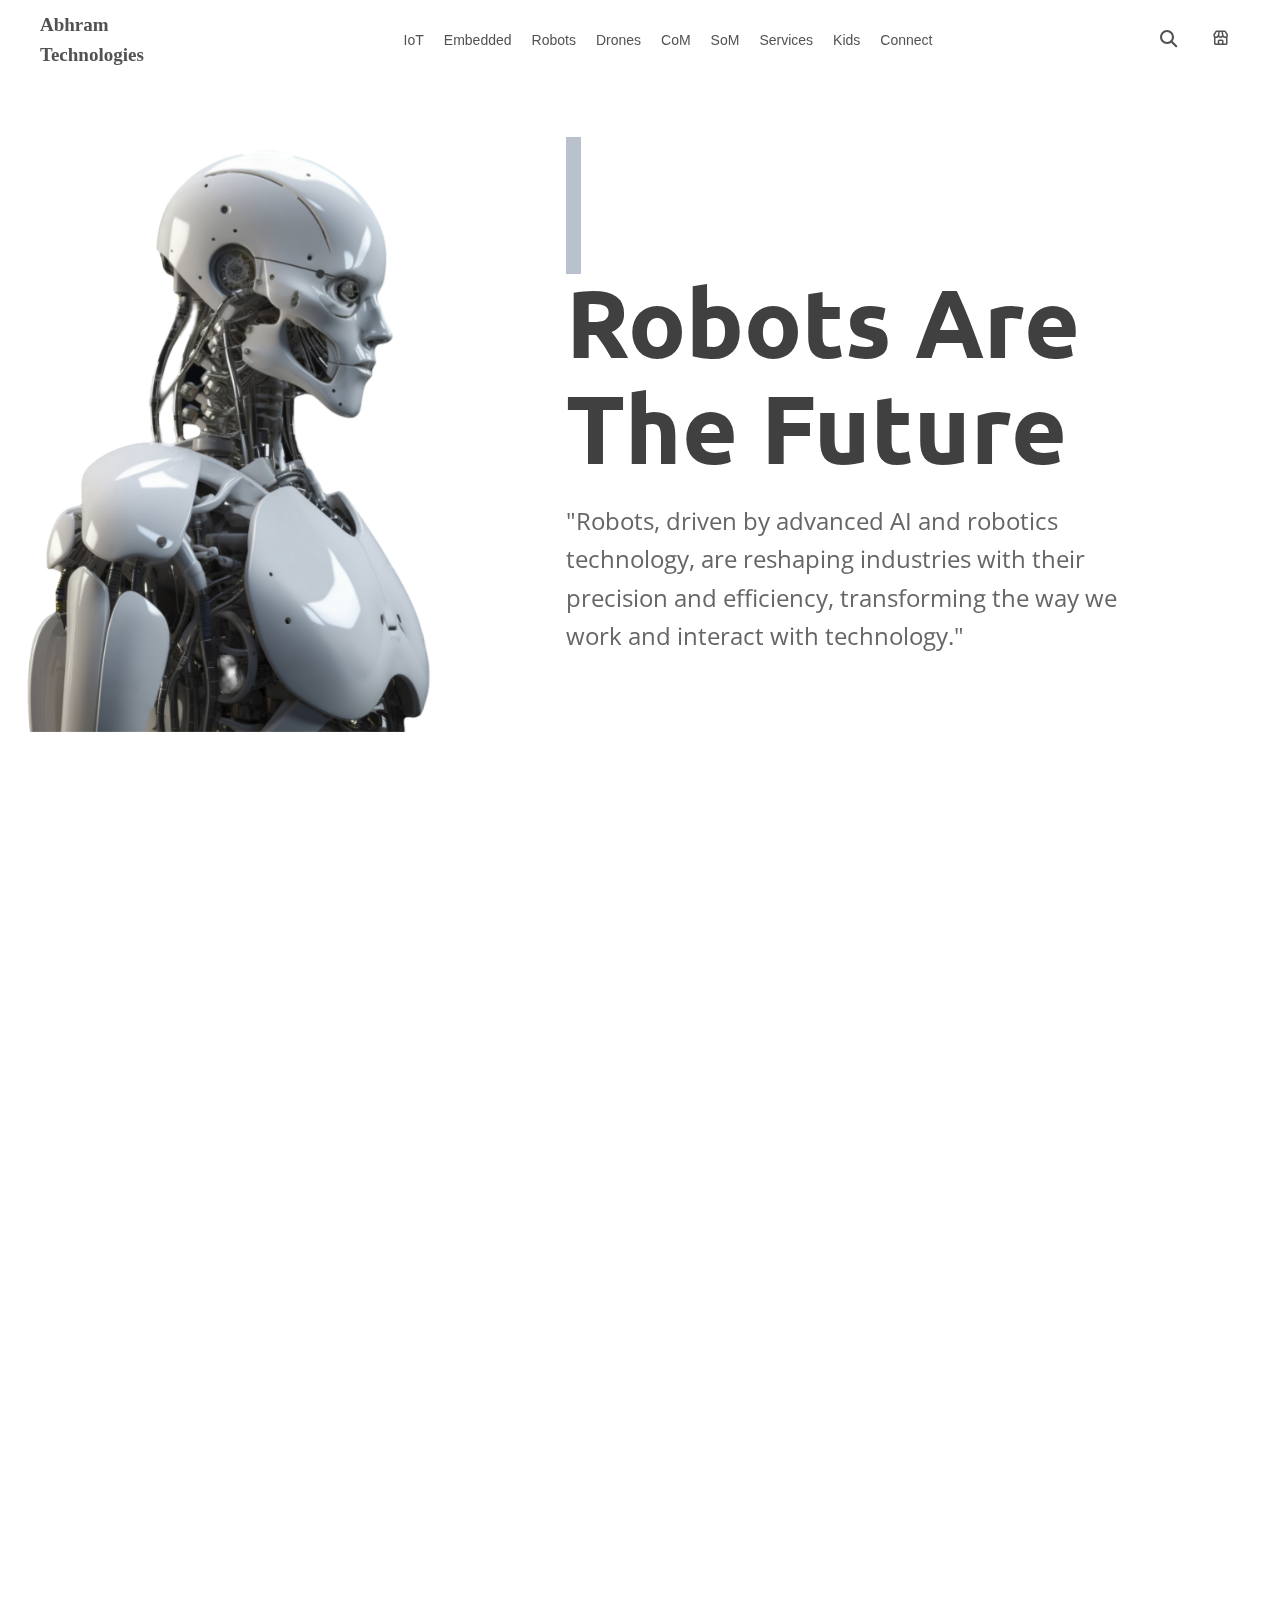
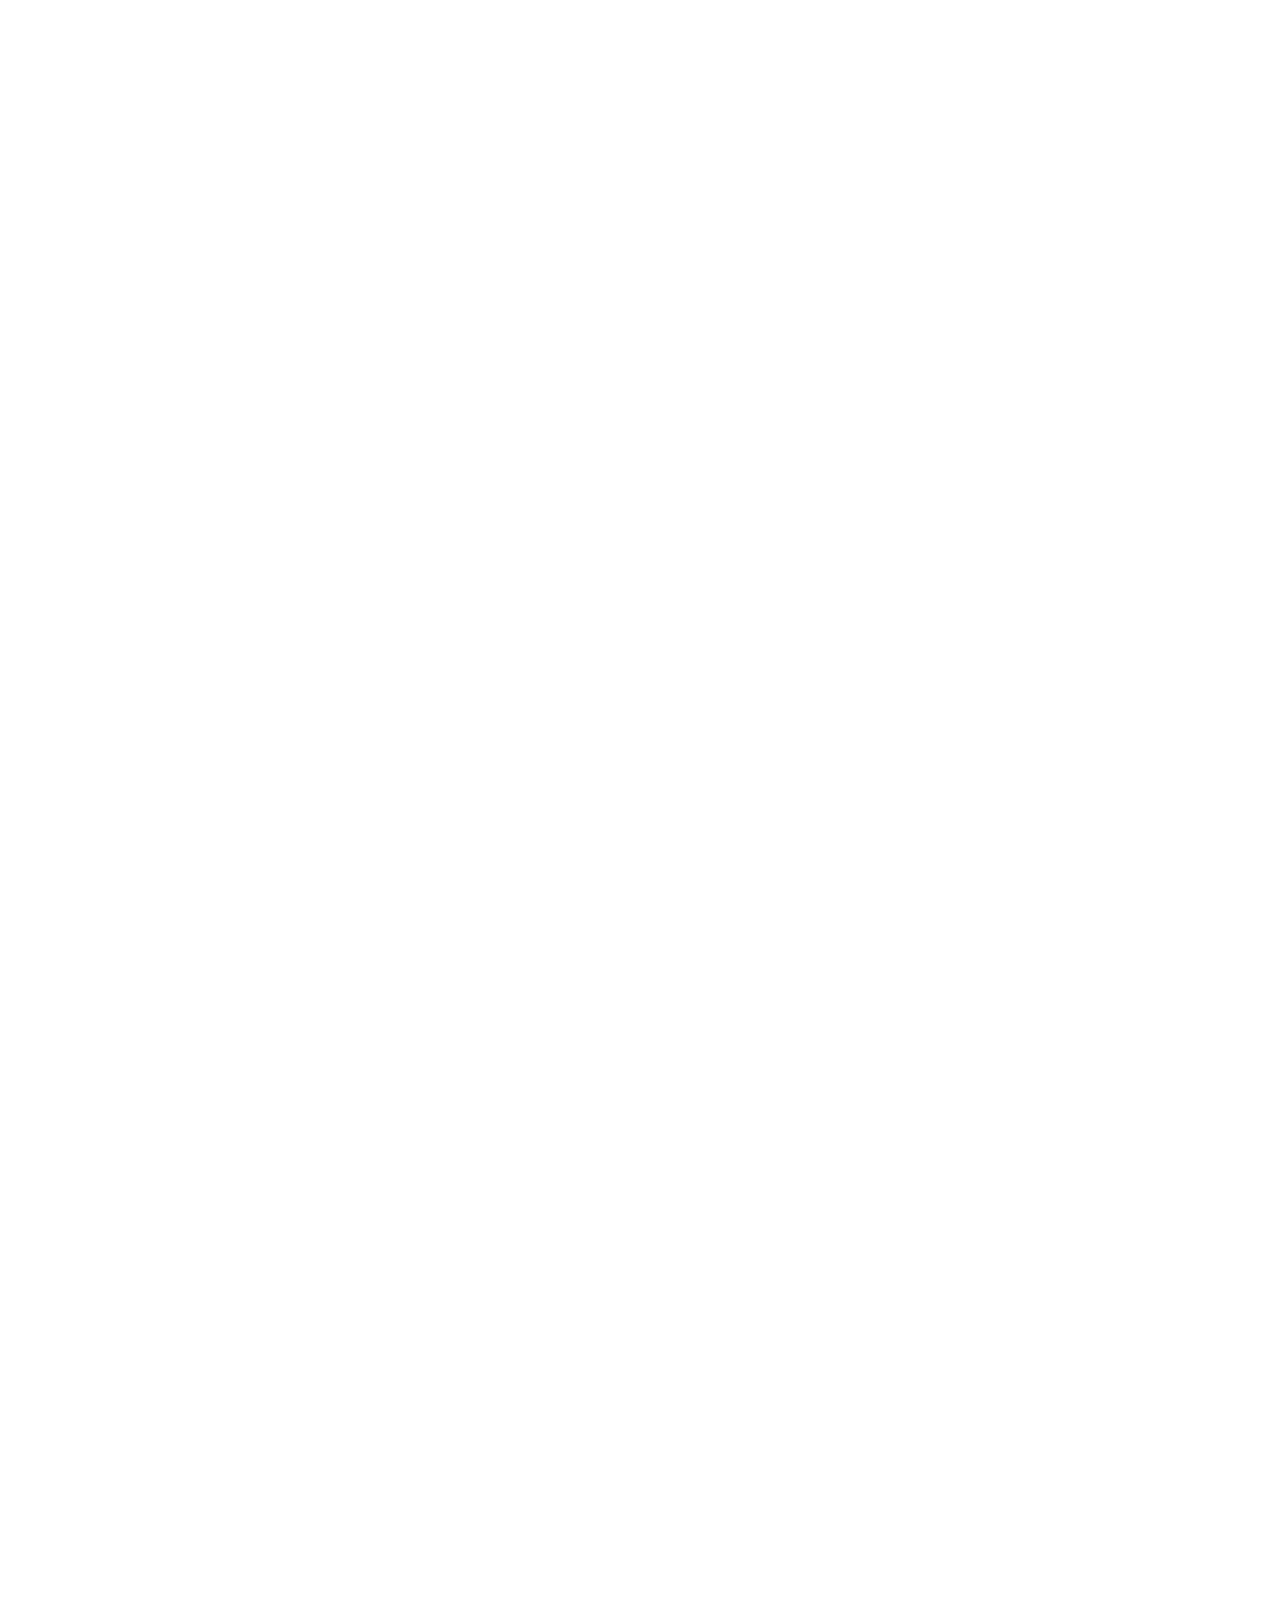
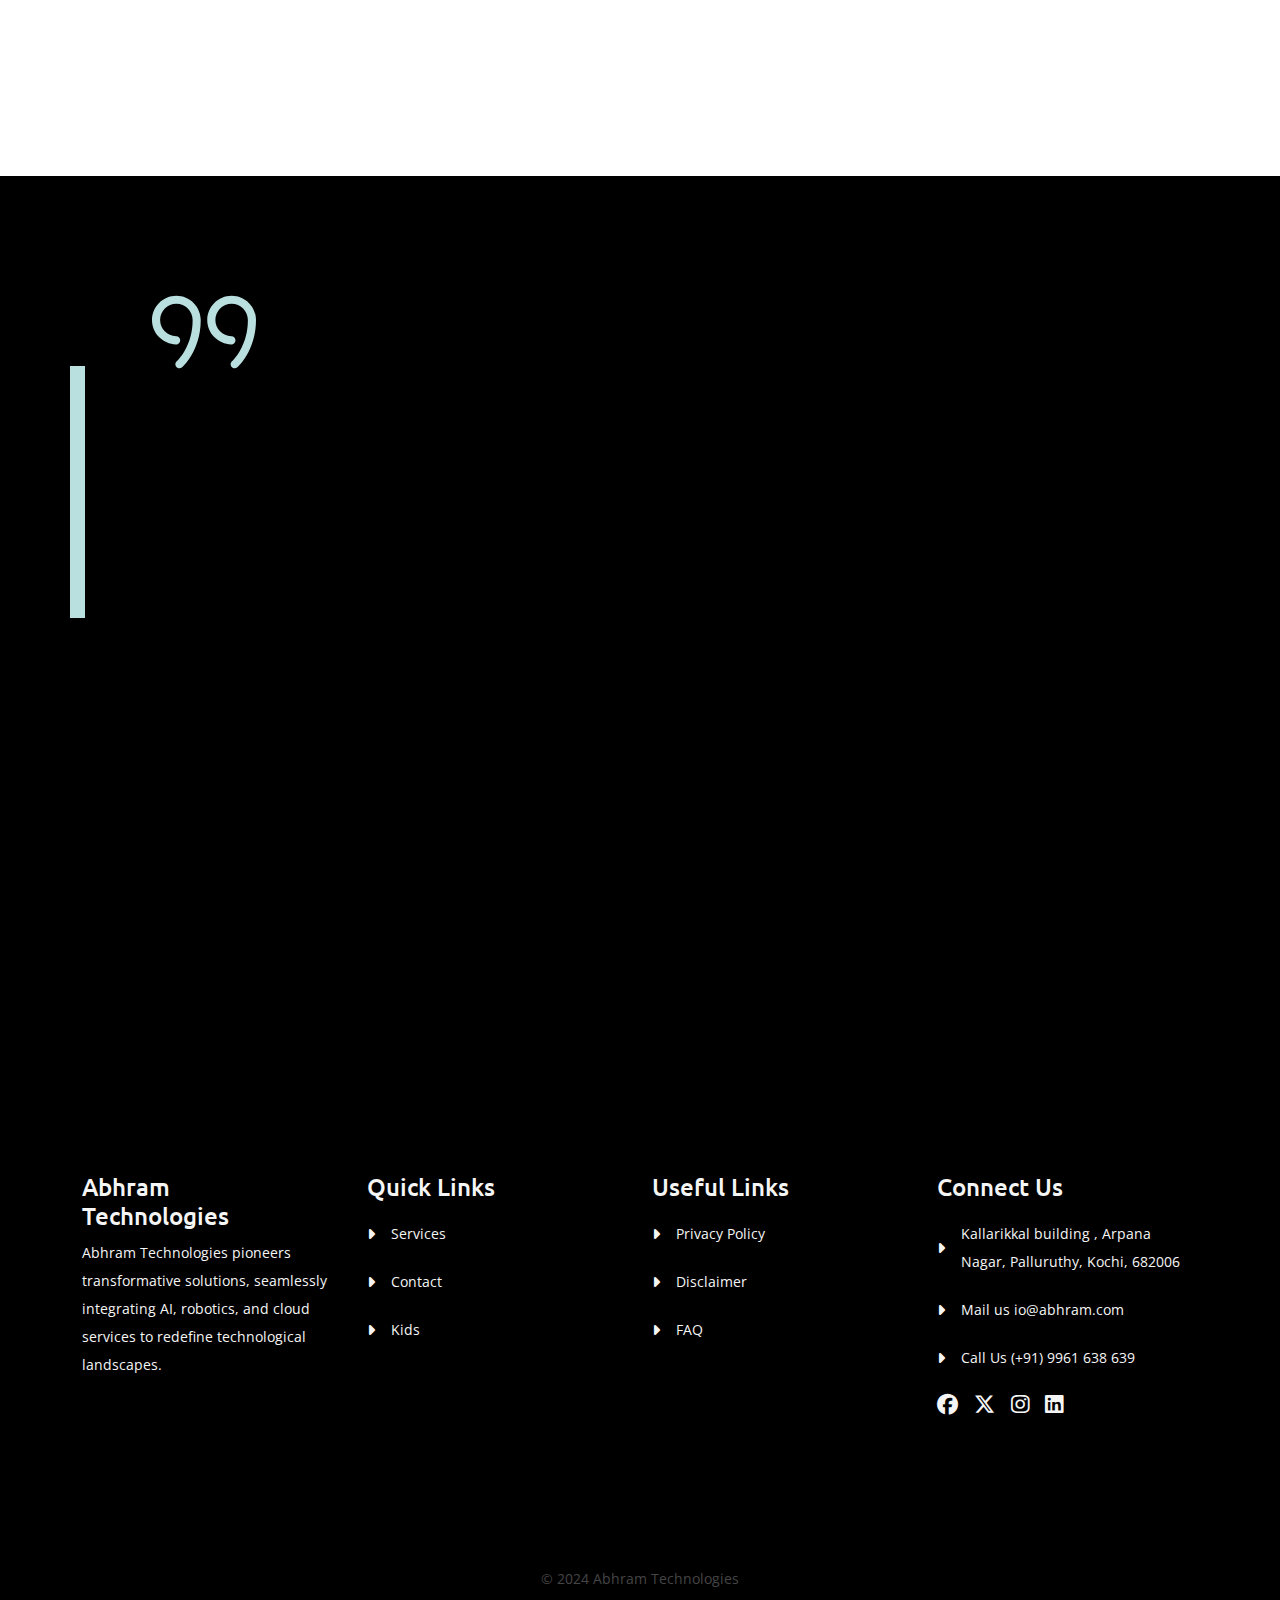
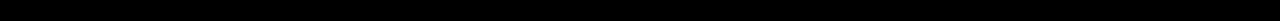
<file: robot/index.html>
<!DOCTYPE html>
<html style="font-size: 16px;" lang="en"><head>
    <meta name="viewport" content="width=device-width, initial-scale=1.0">
    <meta charset="utf-8">
    <meta name="keywords" content="">
    <meta name="description" content="">
    <title>Robots</title>
    <link rel="stylesheet" href="nicepage.css" media="screen">
<link rel="stylesheet" href="Robots-1.css" media="screen">
    <script class="u-script" type="text/javascript" src="jquery.js" defer=""></script>
    <script class="u-script" type="text/javascript" src="nicepage.js" defer=""></script>
    <link id="u-theme-google-font" rel="stylesheet" href="https://fonts.googleapis.com/css?family=Ubuntu:300,300i,400,400i,500,500i,700,700i|Open+Sans:300,300i,400,400i,500,500i,600,600i,700,700i,800,800i">
    
     <!-- outline css -->
    
     <link rel="stylesheet" href="../css/bootstrap.min1.css">
     <link rel="stylesheet" href="../css/fontawesome-all.min.css">
     <link rel="stylesheet" href="../css/style1.css">
     <link href='https://unpkg.com/boxicons@2.1.4/css/boxicons.min.css' rel='stylesheet'>
     <link href='https://unpkg.com/boxicons@2.1.4/css/boxicons.min.css' rel='stylesheet'>
     <link rel="stylesheet" href="https://cdnjs.cloudflare.com/ajax/libs/font-awesome/6.5.1/css/all.min.css" integrity="sha512-..."crossorigin="anonymous" referrerpolicy="no-referrer" />
 
     <!-- <link rel="stylesheet" href="css/style.css"> -->
     
     
     <!-- ------ -->

    <meta name="theme-color" content="#94b3b3">
    <meta property="og:title" content="Robots 1">
    <meta property="og:description" content="">
    <meta property="og:type" content="website">
</head>
  <body data-home-page="Robots-1.html" data-home-page-title="Robots 1" data-path-to-root="./" data-include-products="false" class="u-body u-xl-mode" data-lang="en"> 
     <!-- ---------------------------------------------------------------------------------------------------------------- -->
     <nav class="my-phone-nav">
      <div class="phone-nav-container">
          <div class="phone-nav-logo"><a class="my-logo-text" href="../index.html">Abhram<br>Technologies</a></div>
          <div class="phone-nav-icons">
              <ul>
                  <li onclick="showsearchbar()" class="phone-list-icon"><i class='bx bx-search'></i></li>
                  <li class="phone-list-icon"><a href="../store/index.html" class="my-icon-a"><i class='bx bx-store' ></i></a></li>
                  <li onclick="onmenuclick();" class="phone-list-icon"><i class='bx bx-menu' ></i></li>
              </ul>
          </div>
      </div>
  </nav>
  <div class="phone-menu-open">
      <i onclick="onmenuclose();" class="fa-solid fa-xmark"></i>
      <div class="menu-container-inner">
          <ul>
              <!-- <li onclick="showdivsubs('phone-menu-open-sub1');" class="menu-inner-list">Products</li>
              <li onclick="showdivsubs('phone-menu-open-sub2');" class="menu-inner-list">Services</li>
              <li onclick="showdivsubs('phone-menu-open-sub3');" class="menu-inner-list">R & D</li> -->
              <li class="menu-inner-list"><a href="../iot/index.html">IoT</a></li>
              <li class="menu-inner-list"><a href="../embedded/index.html">Embedded</a></li>
              <li class="menu-inner-list"><a href="../robot/index.html">Robots</a></li>
              <li class="menu-inner-list"><a href="../drones/index.html">Drones</a></li>
              <!-- <li class="menu-inner-list"><a href="#">Drone Accessories</a></li> -->
              <li class="menu-inner-list"><a href="../com/index.html">CoM</a></li>
              <li class="menu-inner-list"><a href="../som/index.html">SoM</a></li>
              <li class="menu-inner-list"><a href="../services/index.html">Services</a></li>
              <li class="menu-inner-list"><a href="../kids/index.html">Kids</a></li>
              <li class="menu-inner-list"><a href="../connect/index.html">Connect</a></li>
          </ul>
      </div>
  </div>
  
  <div class="nav-search-bar">
      <i onclick="hidesearchbar();" class="fa-solid fa-xmark"></i>
      <div class="search-bar">
          <i class='bx bx-search'></i>
          <input type="text" name="" onkeyup="mySearchFunction();" id="search-input" placeholder="Search here..">
      </div>
      <div class="search-result">
          <ul id="my-search-ul">
              <li><a href="../iot/index.html">IoT</a></li>
              <li><a href="../com/index.html">CoM</a></li>
              <li><a href="../som/index.html">SoM</a></li>
              <li><a href="../drones/index.html">Drones</a></li>
              <li><a href="../drones/index.html#carousel_508b">Drone Accessories</a></li>
              <li><a href="../robot/index.html">Robots</a></li>
              <li><a href="../services/index.html#carousel_9129">Cloud Services</a></li>
              <li><a href="../services/index.html#sec-d8ca">R & D Example Products</a></li>
              <li><a href="../services/index.html#sec-321b">Manufacturing & Prototyping</a></li>
              <li><a href="../iot/index.html#carousel_2b51">Temperaure Analyser</a></li>
              <li><a href="../iot/index.html#carousel_2b51">Plant Health Monitor</a></li>
              <li><a href="../drones/index.html#carousel_eb88">FPV Drone Nano</a></li>
              <li><a href="../drones/index.html#carousel_72be">FPV Drone Micro</a></li>
              <li><a href="../drones/index.html#carousel_2466">FPV Drone Mini</a></li>
              <li><a href="../drones/index.html#carousel_fcdf">Custom Drone boards</a></li>
            </ul>
      </div>
      <div class="suggessions-bar">
          <h6>Suggested Links</h6>
          <ul>
              <li><a href="../services/index.html">Research and Devolopment</a></li>
              <li><a href="../connect/index.html#carousel_f2db">Our Professionals</a></li>
              <li><a href="../connect/index.html#carousel_0256">Find Us on Social Media</a></li>
              <li><a href="../iot/index.html#carousel_2b51">Temperature Analyzer</a></li>
              <li><a href="../iot/index.html#carousel_2b51">Plant Health Monitor</a></li>
              <li><a href="../robot/index.html">Robots</a></li>
              <li><a href="../drones/index.html">Drones</a></li>
          </ul>
      </div>
  </div>
  
  <nav class="my-nav">
      <div class="my-nav-container">
          <div onmouseover="hideHoverBanner()" class="my-logo"><a class="my-logo-text" href="../index.html">Abhram<br>Technologies</a></div>
          <div class="my-links">
              <ul>
                  <li  class="mylist"><a href="../iot/index.html" class="my-list-link">IoT</a></li>
                  <li  class="mylist"><a href="../embedded/index.html" class="my-list-link">Embedded</a></li>
                  <li  class="mylist"><a href="../robot/index.html" class="my-list-link">Robots</a></li>
                  <li  class="mylist"><a href="../drones/index.html" class="my-list-link">Drones</a></li>
                  <!-- <li class="mylist"><a href="#" class="my-list-link">Accessories</a></li> -->
                  <li  class="mylist"><a href="../com/index.html" class="my-list-link">CoM</a></li>
                  <li  class="mylist"><a href="../som/index.html" class="my-list-link">SoM</a></li>
                  <li  class="mylist"><a href="../services/index.html" class="my-list-link">Services</a></li>
                  <li  class="mylist"><a href="../kids/index.html" class="my-list-link">Kids</a></li>
                  <li  class="mylist"><a href="../connect/index.html" class="my-list-link">Connect</a></li>
              </ul>
          </div>
          <div onmouseout="hideHoverBanner()" class="cover-div"></div>
          <div class="my-icons">
              <ul>
                  <li onmouseover="hideHoverBanner();" class="my-icon-list"><a onclick="showsearchbar();" class="my-icon-a"><i onclick="showsearchbar();" class="fa-solid fa-magnifying-glass"></i></a></li>
                  <li onmouseover="hideHoverBanner();" class="my-icon-list"><a href="../store/index.html" class="my-icon-a"><i class='bx bx-store' ></i></a></li>
              </ul>
          </div>
      </div>
  </nav>


<!-- ----------------------------------------------------------------------------------- -->

    <section class="u-clearfix u-white u-section-1" id="sec-bceb">
      <div class="u-container-style u-group u-group-1">
        <div class="u-container-layout u-container-layout-1">
          <h1 class="u-text u-text-grey-75 u-title u-text-1" data-animation-name="customAnimationIn" data-animation-duration="1000">Robots Are The Future </h1>
          <p class="u-large-text u-text u-text-grey-60 u-text-variant u-text-2" data-animation-name="customAnimationIn" data-animation-duration="1000"> "Robots, driven by advanced AI and robotics technology, are reshaping industries with their precision and efficiency, transforming the way we work and interact with technology."</p>
        </div>
      </div>
      <img class="custom-expanded u-image u-image-1" src="images/wepik-export-20240121195608GIoD.png" data-image-width="3344" data-image-height="5016" data-animation-name="customAnimationIn" data-animation-duration="1000">
      <div class="u-hidden-sm u-hidden-xs u-palette-5-base u-shape u-shape-rectangle u-shape-1" data-animation-name="customAnimationIn" data-animation-duration="1000"></div>
    </section>
    <section class="u-clearfix u-section-2" id="carousel_7b66">
      <div class="u-clearfix u-sheet u-sheet-1">
        <div class="data-layout-selected u-clearfix u-expanded-width u-gutter-0 u-layout-spacing-top u-layout-wrap u-layout-wrap-1">
          <div class="u-gutter-0 u-layout">
            <div class="u-layout-row">
              <div class="u-container-style u-layout-cell u-left-cell u-size-30 u-layout-cell-1" data-animation-name="customAnimationIn" data-animation-duration="1000">
                <div class="u-container-layout u-valign-middle u-container-layout-1">
                  <h5 class="u-text u-text-1">TECHNOLOGY NEWS</h5>
                  <h2 class="u-text u-text-2">Human-robot</h2>
                  <p class="u-text u-text-3">In human-robot collaboration, the robot assists the human operator. This means: The machine does not replace the human, but complements his capabilities and relieves him of arduous tasks. These can include overhead work,
                                    for example, or the lifting of heavy loads. Autonomous, collaborative robots are also used to supply production workstations</p>
                </div>
              </div>
              <div class="u-align-left u-container-style u-image u-layout-cell u-right-cell u-size-30 u-image-1" data-image-width="5037" data-image-height="3908" data-animation-name="customAnimationIn" data-animation-duration="1000">
                <div class="u-container-layout u-valign-middle u-container-layout-2" src=""></div>
              </div>
            </div>
          </div>
        </div>
      </div>
    </section>
    <section class="u-clearfix u-white u-section-3" id="sec-c5d4">
      <div class="u-clearfix u-sheet u-valign-top-xs u-sheet-1">
        <div class="data-layout-selected u-clearfix u-expanded-width u-gutter-10 u-layout-spacing-vertical u-layout-wrap u-layout-wrap-1">
          <div class="u-layout">
            <div class="u-layout-row">
              <div class="u-align-left u-container-style u-layout-cell u-left-cell u-size-20 u-size-20-md u-layout-cell-1" data-animation-name="customAnimationIn" data-animation-duration="1000">
                <div class="u-container-layout u-container-layout-1"><span class="u-align-left u-icon u-text-grey-50 u-icon-1"><svg class="u-svg-link" preserveAspectRatio="xMidYMin slice" viewBox="0 0 512 512" ><use xmlns:xlink="http://www.w3.org/1999/xlink" xlink:href="#svg-c7fd"></use></svg><svg class="u-svg-content" viewBox="0 0 512 512" x="0px" y="0px" id="svg-c7fd" style="enable-background:new 0 0 512 512;"><g><g><path d="M438.942,451.898c-5.518,0-9.997,4.479-9.997,9.997s4.479,9.997,9.997,9.997s9.997-4.479,9.997-9.997    S444.46,451.898,438.942,451.898z"></path>
</g>
</g><g><g><path d="M375.962,451.898c-5.518,0-9.997,4.479-9.997,9.997s4.479,9.997,9.997,9.997s9.997-4.479,9.997-9.997    S381.48,451.898,375.962,451.898z"></path>
</g>
</g><g><g><path d="M315.981,451.898c-5.518,0-9.997,4.479-9.997,9.997s4.479,9.997,9.997,9.997s9.997-4.479,9.997-9.997    S321.499,451.898,315.981,451.898z"></path>
</g>
</g><g><g><path d="M250.002,451.898c-5.518,0-9.997,4.479-9.997,9.997s4.479,9.997,9.997,9.997s9.997-4.479,9.997-9.997    S255.52,451.898,250.002,451.898z"></path>
</g>
</g><g><g><path d="M190.021,451.898c-5.518,0-9.997,4.479-9.997,9.997s4.479,9.997,9.997,9.997s9.997-4.479,9.997-9.997    S195.539,451.898,190.021,451.898z"></path>
</g>
</g><g><g><path d="M130.04,451.898c-5.518,0-9.997,4.479-9.997,9.997s4.479,9.997,9.997,9.997s9.997-4.479,9.997-9.997    S135.558,451.898,130.04,451.898z"></path>
</g>
</g><g><g><path d="M70.059,451.898c-5.518,0-9.997,4.479-9.997,9.997s4.479,9.997,9.997,9.997s9.997-4.479,9.997-9.997    S75.577,451.898,70.059,451.898z"></path>
</g>
</g><g><g><path d="M461.935,411.83h-12.996V309.943c0-5.521-4.476-9.997-9.997-9.997h-82.974c-5.521,0-9.997,4.476-9.997,9.997V411.83    h-85.973V279.952c0-17.576-5.593-34.255-16.176-48.233c-9.723-12.843-23.341-22.586-38.547-27.651l-65.612-62.422l204.269-24.848    c3.594,4.004,7.617,7.559,12.035,10.634v32.558h-9.997c-3.787,0-7.248,2.139-8.941,5.526l-19.994,39.987    c-1.924,3.849-1.17,8.497,1.872,11.539l39.987,39.987c3.904,3.904,10.234,3.904,14.139,0c3.904-3.904,3.904-10.234,0-14.139    l-34.893-34.892l14.009-28.016h87.612l14.009,28.016l-34.893,34.892c-3.904,3.904-3.904,10.234,0,14.139    c1.952,1.952,4.511,2.928,7.069,2.928c2.558,0,5.117-0.976,7.069-2.928l39.987-39.987c3.042-3.043,3.797-7.691,1.872-11.539    l-19.994-39.987c-1.693-3.387-5.155-5.526-8.941-5.526h-9.997v-32.554c18.63-13.008,29.99-34.497,29.99-57.418    c0-38.586-31.392-69.978-69.978-69.978c-25.977,0-49.492,14.25-61.618,36.801L90.729,42.03c-0.877,0.019-1.719,0.161-2.524,0.39    c-5.905-1.579-11.988-2.392-18.146-2.392c-38.586,0-69.978,31.392-69.978,69.978c0,37.28,29.305,67.839,66.088,69.864    l45.451,58.657c-7.583,12.456-11.57,26.627-11.57,41.425v131.877H50.065c-13.368,0-25.939,5.209-35.397,14.668    C5.209,435.956,0,448.526,0,461.895c0,27.606,22.459,50.065,50.065,50.065h411.87c13.368,0,25.939-5.209,35.397-14.668    c9.459-9.458,14.668-22.029,14.668-35.397C512,434.289,489.541,411.83,461.935,411.83z M415.949,159.99h-39.987v-22.91    c6.457,1.921,13.194,2.916,19.994,2.916c6.8,0,13.537-0.995,19.994-2.916V159.99z M349.882,50.598    c0-0.001,0.001-0.002,0.001-0.003c7.839-18.565,25.923-30.56,46.072-30.56c27.561,0,49.984,22.423,49.984,49.984    c0,17.79-9.579,34.382-25.001,43.301c-7.555,4.373-16.194,6.683-24.983,6.683c-8.789,0-17.429-2.311-24.985-6.684    c-5.817-3.365-10.82-7.784-14.874-13.143c-6.623-8.732-10.124-19.161-10.124-30.157C345.973,63.271,347.288,56.737,349.882,50.598    z M365.965,319.94h62.98v91.971h-62.98V319.94z M197.158,222.46c0.006,0.002,0.013,0.004,0.02,0.006    c25.216,7.501,42.827,31.14,42.827,57.487c0,33.074-26.907,59.981-59.981,59.981s-59.981-26.908-59.981-59.981    c0-13.049,4.117-25.449,11.907-35.864c11.45-15.327,28.973-24.117,48.074-24.117C185.884,219.971,191.648,220.808,197.158,222.46z     M240.005,332.767v79.144H120.043v-79.144c14.666,16.636,36.112,27.16,59.981,27.16S225.339,349.402,240.005,332.767z     M327.201,56.991c-0.803,4.264-1.223,8.612-1.223,13.027c0,9.831,2.009,19.336,5.87,28.109l-192.779,23.451    c0.632-3.798,0.968-7.659,0.968-11.572c0-18.577-7.315-35.853-19.619-48.611L327.201,56.991z M68.035,159.938    c-26.626-1.066-47.961-23.05-47.961-49.932c0-27.561,22.423-49.984,49.984-49.984c5.483,0,10.882,0.883,16.046,2.624    c20.3,6.876,33.938,25.908,33.938,47.36c0,6.748-1.316,13.282-3.913,19.426c-0.683,1.617-1.479,3.251-2.354,4.834    c-8.258,14.844-23.587,24.476-40.49,25.594C71.573,159.424,69.761,159.441,68.035,159.938z M89.422,177.238    c13.526-3.916,25.662-11.866,34.681-22.8l48.266,45.919c-17.976,1.753-34.932,9.62-47.902,22.108L89.422,177.238z M483.079,483.04    c-5.651,5.651-13.161,8.764-21.144,8.764H50.065c-16.493,0-29.909-13.417-29.909-29.91c0-7.983,3.113-15.493,8.765-21.145    c5.651-5.651,13.161-8.764,21.144-8.764h59.981c0.414,0,0.82-0.032,1.221-0.081h137.515c0.401,0.049,0.807,0.081,1.221,0.081    h105.966c0.414,0,0.82-0.032,1.221-0.081h80.534c0.401,0.049,0.807,0.081,1.221,0.081h22.993c16.492,0,29.909,13.417,29.909,29.91    C491.844,469.878,488.731,477.388,483.079,483.04z"></path>
</g>
</g><g><g><path d="M395.956,40.028c-16.537,0-29.991,13.454-29.991,29.991c0,16.537,13.454,29.99,29.991,29.99    c16.537,0,29.99-13.454,29.99-29.99C425.946,53.482,412.492,40.028,395.956,40.028z M395.956,80.016    c-5.512,0-9.997-4.485-9.997-9.997s4.485-9.997,9.997-9.997s9.997,4.485,9.997,9.997S401.468,80.016,395.956,80.016z"></path>
</g>
</g><g><g><path d="M70.059,80.016c-16.537,0-29.991,13.454-29.991,29.991c0,16.537,13.454,29.99,29.991,29.99s29.991-13.454,29.991-29.99    C100.049,93.469,86.596,80.016,70.059,80.016z M70.059,120.003c-5.512,0-9.997-4.485-9.997-9.997c0-5.512,4.485-9.997,9.997-9.997    s9.997,4.485,9.997,9.997C80.056,115.518,75.571,120.003,70.059,120.003z"></path>
</g>
</g><g><g><path d="M180.024,239.965c-22.049,0-39.987,17.937-39.987,39.987c0,22.049,17.938,39.987,39.987,39.987    s39.987-17.938,39.987-39.987C220.011,257.903,202.073,239.965,180.024,239.965z M180.024,299.946    c-11.025,0-19.994-8.969-19.994-19.994c0-11.024,8.969-19.994,19.994-19.994c11.024,0,19.994,8.969,19.994,19.994    C200.018,290.977,191.049,299.946,180.024,299.946z"></path>
</g>
</g></svg></span>
                  <h3 class="u-text u-text-grey-50 u-text-1">Robotization</h3>
                  <p class="u-text u-text-2"> "Robotization transforms the world, enhancing efficiency and fostering innovation across industries, shaping a future where intelligent automation plays a pivotal role."</p>
                </div>
              </div>
              <div class="u-align-left u-container-style u-layout-cell u-size-20 u-size-20-md u-layout-cell-2" data-animation-name="customAnimationIn" data-animation-duration="1000">
                <div class="u-container-layout u-container-layout-2"><span class="u-align-left u-icon u-text-grey-50 u-icon-2"><svg class="u-svg-link" preserveAspectRatio="xMidYMin slice" viewBox="0 0 512.014 512.014" ><use xmlns:xlink="http://www.w3.org/1999/xlink" xlink:href="#svg-556e"></use></svg><svg class="u-svg-content" viewBox="0 0 512.014 512.014" x="0px" y="0px" id="svg-556e" style="enable-background:new 0 0 512.014 512.014;"><g><g><path d="M256.013,0.014h-42.667c-88.324,0.1-159.9,71.676-160,160v17.931L1.336,272.195c-0.866,1.579-1.321,3.351-1.323,5.152    c-0.018,0.606-0.018,1.213,0,1.819c0.502,17.171,14.829,30.684,32,30.181c7.758,0.431,15.2,3.218,21.333,7.989v34.677    c-0.024,0.815-0.024,1.631,0,2.447c0.676,22.888,19.778,40.896,42.667,40.22h64c0.606,0.018,1.213,0.018,1.819,0    c17.171-0.502,30.684-14.829,30.181-32v-64H170.68v64c0.062,0.634,0.062,1.273,0,1.907c-0.527,5.365-5.302,9.286-10.667,8.76h-64    c-0.851,0.054-1.705,0.054-2.556,0c-11.076-0.706-19.483-10.257-18.777-21.333v-39.765c0.001-3.055-1.308-5.964-3.595-7.989    c-10.698-9.857-24.539-15.612-39.072-16.245c-0.047,0.006-0.095,0.011-0.142,0.016c-5.143,0.545-9.755-3.182-10.301-8.326    l51.787-93.867c0.866-1.579,1.321-3.351,1.323-5.152v-20.672C74.768,83.467,136.8,21.435,213.347,21.347h42.539    c0.649-0.069,1.304-0.073,1.954-0.012c5.39,0.507,9.348,5.288,8.841,10.678v53.333h21.333V32.014c0.018-0.606,0.018-1.213,0-1.819    C287.511,13.024,273.184-0.489,256.013,0.014z"></path>
</g>
</g><g><g><path d="M437.347,320.014H320.013v21.333h117.333c0.634-0.062,1.273-0.062,1.907,0c5.365,0.527,9.287,5.302,8.76,10.667v20.16    c-1.536,6.368-11.819,43.84-42.667,43.84c-5.891,0-10.667,4.776-10.667,10.667v64H192.013v-32H170.68v42.667    c0,5.891,4.776,10.667,10.667,10.667h224v0c5.891,0,10.667-4.776,10.667-10.667v-64.939c33.344-6.304,49.237-41.483,53.12-60.928    c0.143-0.702,0.214-1.417,0.213-2.133v-21.333c0.018-0.606,0.018-1.213,0-1.819C468.845,333.024,454.518,319.511,437.347,320.014z    "></path>
</g>
</g><g><g><path d="M501.347,128.014h-26.891c-1.129-3.169-2.421-6.277-3.872-9.312l19.029-19.029c4.164-4.165,4.164-10.917,0-15.083    l-30.176-30.176c-4.165-4.164-10.917-4.164-15.083,0l-19.029,19.029c-3.036-1.445-6.144-2.733-9.312-3.861V42.68    c0-5.891-4.776-10.667-10.667-10.667H362.68c-5.891,0-10.667,4.776-10.667,10.667v26.901c-5.808,2.051-11.402,4.662-16.704,7.797    l10.837,18.368c5.998-3.531,12.461-6.206,19.2-7.947c4.709-1.216,7.999-5.462,8-10.325V53.347h21.333v24.128    c-0.006,4.861,3.275,9.111,7.979,10.336c6.739,1.741,13.202,4.416,19.2,7.947c4.192,2.477,9.529,1.801,12.971-1.643l17.067-17.067    l15.093,15.061l-17.067,17.067c-3.447,3.439-4.127,8.777-1.653,12.971c3.538,5.997,6.22,12.46,7.968,19.2    c1.215,4.705,5.456,7.994,10.315,8h24.128v21.323h-24.107c-4.859,0.006-9.1,3.295-10.315,8c-1.748,6.74-4.43,13.203-7.968,19.2    c-2.474,4.194-1.794,9.531,1.653,12.971l17.067,17.067l-15.083,15.083l-17.067-17.067c-3.442-3.444-8.779-4.12-12.971-1.643    c-5.998,3.531-12.461,6.206-19.2,7.947c-4.709,1.216-7.999,5.462-8,10.325v24.128h-21.333v-24.117    c-0.001-4.863-3.291-9.11-8-10.325c-6.739-1.741-13.202-4.416-19.2-7.947c-4.192-2.477-9.529-1.801-12.971,1.643L316.12,243    l-15.083-15.083l17.067-17.067c3.447-3.439,4.128-8.777,1.653-12.971c-3.538-5.997-6.22-12.46-7.968-19.2    c-1.215-4.705-5.456-7.994-10.315-8H266.68v21.333h26.901c1.125,3.169,2.414,6.277,3.861,9.312l-19.029,19.029    c-4.164,4.165-4.164,10.917,0,15.083l30.176,30.176c4.165,4.164,10.917,4.164,15.083,0l19.029-19.029    c3.036,1.445,6.144,2.733,9.312,3.861v26.901c0,5.891,4.776,10.667,10.667,10.667h42.667l0,0c5.891,0,10.667-4.776,10.667-10.667    v-26.891c3.168-1.128,6.276-2.417,9.312-3.861l19.029,19.019c4.165,4.164,10.917,4.164,15.083,0l30.176-30.176    c4.164-4.165,4.164-10.917,0-15.083l-19.04-19.029c1.451-3.035,2.743-6.143,3.872-9.312h26.901    c5.891,0,10.667-4.776,10.667-10.667V138.68C512.013,132.789,507.238,128.014,501.347,128.014z"></path>
</g>
</g><g><g><path d="M384.013,117.347c-23.564,0-42.667,19.103-42.667,42.667s19.102,42.667,42.667,42.667    c23.564,0,42.667-19.103,42.667-42.667S407.578,117.347,384.013,117.347z M384.013,181.347c-11.782,0-21.333-9.551-21.333-21.333    c0-11.782,9.551-21.333,21.333-21.333c11.782,0,21.333,9.551,21.333,21.333C405.347,171.796,395.796,181.347,384.013,181.347z"></path>
</g>
</g><g><g><path d="M160.013,170.68v10.667h-32V170.68H106.68v10.667c-0.006,0.295-0.006,0.589,0,0.884    c0.244,11.538,9.795,20.693,21.333,20.449h32c0.295,0.006,0.589,0.006,0.884,0c11.538-0.244,20.693-9.795,20.449-21.333V170.68    H160.013z"></path>
</g>
</g><g><g><path d="M298.68,298.68c-17.673,0-32,14.327-32,32c0,17.673,14.327,32,32,32c17.673,0,32-14.327,32-32    C330.68,313.007,316.353,298.68,298.68,298.68z M298.68,341.347c-5.891,0-10.667-4.776-10.667-10.667    c0-5.891,4.776-10.667,10.667-10.667c5.891,0,10.667,4.776,10.667,10.667C309.347,336.571,304.571,341.347,298.68,341.347z"></path>
</g>
</g><g><g><path d="M181.347,245.347c-17.673,0-32,14.327-32,32c0,17.673,14.327,32,32,32c17.673,0,32-14.327,32-32    C213.347,259.674,199.02,245.347,181.347,245.347z M181.347,288.014c-5.891,0-10.667-4.776-10.667-10.667    c0-5.891,4.776-10.667,10.667-10.667c5.891,0,10.667,4.776,10.667,10.667C192.013,283.238,187.238,288.014,181.347,288.014z"></path>
</g>
</g><g><g><path d="M277.347,74.68c-17.673,0-32,14.327-32,32c0,17.673,14.327,32,32,32c17.673,0,32-14.327,32-32    C309.347,89.007,295.02,74.68,277.347,74.68z M277.347,117.347c-5.891,0-10.667-4.776-10.667-10.667s4.776-10.667,10.667-10.667    c5.891,0,10.667,4.776,10.667,10.667S283.238,117.347,277.347,117.347z"></path>
</g>
</g><g><g><rect x="224.013" y="170.68" width="21.333" height="21.333"></rect>
</g>
</g><g><g><rect x="224.013" y="213.347" width="21.333" height="21.333"></rect>
</g>
</g><g><g><rect x="170.68" y="416.014" width="21.333" height="21.333"></rect>
</g>
</g></svg></span>
                  <h3 class="u-text u-text-grey-50 u-text-3">Engineering </h3>
                  <p class="u-text u-text-4"> "Incorporating a meticulous engineering process, we navigate the intricacies of design, development, and optimization, ensuring precision and innovation at every stage."</p>
                </div>
              </div>
              <div class="u-align-left u-container-style u-layout-cell u-right-cell u-size-20 u-size-20-md u-layout-cell-3" data-animation-name="customAnimationIn" data-animation-duration="1000">
                <div class="u-container-layout u-container-layout-3"><span class="u-align-left u-icon u-text-grey-50 u-icon-3"><svg class="u-svg-link" preserveAspectRatio="xMidYMin slice" viewBox="0 0 512 512" ><use xmlns:xlink="http://www.w3.org/1999/xlink" xlink:href="#svg-48a6"></use></svg><svg class="u-svg-content" viewBox="0 0 512 512" id="svg-48a6"><path d="m466.070312 158.75c4.988282-7.136719 7.929688-15.808594 7.929688-25.15625v-13.039062c3.832031-1.402344 6.574219-5.070313 6.574219-9.386719v-3.097657c0-27.886718-22.6875-50.574218-50.574219-50.574218s-50.574219 22.6875-50.574219 50.574218v3.097657c0 4.316406 2.742188 7.984375 6.574219 9.386719v13.039062c0 9.347656 2.9375 18.019531 7.929688 25.15625-25.0625 5.132812-44.222657 26.628906-45.8125 52.796875h-58.117188c-5.523438 0-10 4.476563-10 10v62h-40.566406v-62c0-5.523437-4.480469-10-10-10h-72c-5.523438 0-10 4.476563-10 10v62h-36v-133.421875l69.703125-69.703125 46.523437 46.519531c3.707032 3.710938 8.136719 6.273438 12.839844 7.695313v16.886719l-20.902344 20.902343c-1.875 1.875-2.929687 4.417969-2.929687 7.070313v18.46875c0 5.519531 4.480469 10 10 10 5.523437 0 10-4.480469 10-10v-14.324219l13.832031-13.832031 13.832031 13.832031v12.824219c0 5.523437 4.480469 10 10 10 5.523438 0 10-4.476563 10-10v-16.96875c0-2.652344-1.054687-5.195313-2.929687-7.070313l-20.902344-20.902343v-17.59375c3.9375-1.5 7.628906-3.824219 10.796875-6.988282 5.828125-5.828125 9.039063-13.578125 9.039063-21.820312 0-8.242188-3.210938-15.988282-9.039063-21.816406l-72.574219-72.578126c-.019531-.015624-.039062-.03125-.054687-.046874-14.355469-14.265626-37.640625-14.238282-51.964844.078124l-88.542969 88.542969c-20.5625 4.011719-36.136718 22.152344-36.136718 43.875v51.789063c0 5.519531 4.480468 10 10 10 5.523437 0 10-4.480469 10-10v-14.558594c7.082031 4.71875 15.578124 7.472656 24.703124 7.472656 9.128907 0 17.625-2.753906 24.707032-7.472656v106.714844c-.472656.199218-.933594.414062-1.398438.628906-7.449218-2.777344-15.277344-4.203125-23.308594-4.203125-8.726562 0-17.058593 1.699219-24.703124 4.757813v-19.34375c0-5.519532-4.476563-10-10-10-5.523438 0-10 4.480468-10 10v31.816406c-13.515626 12.222656-22.023438 29.882812-22.023438 49.496094v151.691406c0 5.519531 4.476562 10 10 10h456c5.519531 0 10-4.480469 10-10v-166.808594c20.078125-1.363281 36-18.125 36-38.546875v-81.546875c0-27.738281-19.75-50.953125-45.929688-56.3125zm-36.609374-1.167969c-12.984376-.289062-23.460938-10.933593-23.460938-23.988281v-12.425781h48v12.425781c0 13.054688-10.476562 23.699219-23.460938 23.988281zm30.328124-56.414062h-19.789062v-21.988281c9.835938 3.417968 17.410156 11.71875 19.789062 21.988281zm-39.789062-21.988281v21.988281h-19.789062c2.378906-10.269531 9.953124-18.570313 19.789062-21.988281zm-7 224.367187c13.785156 0 25 11.214844 25 25s-11.214844 25-25 25h-304c-13.785156 0-25-11.214844-25-25s11.214844-25 25-25zm-9 70h9c2.382812 0 4.71875-.191406 7-.546875v118.964844h-16zm-339.46875-38.097656c1.421875 9.21875 5.664062 17.515625 11.800781 23.996093-2.554687 2.414063-5.964843 3.8125-9.605469 3.8125-7.71875 0-14-6.277343-14-14 0-6.96875 5.125-12.75 11.804688-13.808593zm235.46875-103.902344h52v52h-52zm-132.566406 0h52v52h-52zm-20.585938-168.914063c4.210938 4.207032 9.261719 7.261719 14.777344 9.015626l-53.84375 53.84375c-4.601562-10.636719-13.210938-19.144532-23.921875-23.605469l54.007813-54.003907c1.71875 5.394532 4.707031 10.472657 8.980468 14.75zm113.488282 42.488282c0 2.898437-1.132813 5.625-3.183594 7.675781-4.230469 4.234375-11.121094 4.234375-15.351563 0l-46.523437-46.519531 3.476562-3.472656c4.199219-4.203126 7.25-9.246094 9.015625-14.746094l49.382813 49.386718c2.050781 2.050782 3.183594 4.777344 3.183594 7.675782zm-75.726563-80.21875c3.175781 3.171875 4.921875 7.390625 4.921875 11.878906 0 4.089844-1.464844 7.945312-4.121094 11-.269531.21875-.535156.453125-.789062.707031-6.515625 6.515625-17.117188 6.515625-23.632813 0-6.511719-6.515625-6.511719-17.113281 0-23.628906.152344-.152344.289063-.3125.429688-.472656 6.585937-6.011719 16.824219-5.855469 23.191406.515625zm-117.882813 142.976562c-13.621093 0-24.703124-11.082031-24.703124-24.703125 0-13.625 11.082031-24.707031 24.703124-24.707031 13.625 0 24.707032 11.082031 24.707032 24.707031 0 13.621094-11.082032 24.703125-24.707032 24.703125zm-46.726562 182.394532c0-25.765626 20.960938-46.726563 46.726562-46.726563 1.589844 0 3.164063.082031 4.722657.238281-2.328125 3.519532-4.179688 7.378906-5.449219 11.492188-18.414062.390625-33.273438 15.476562-33.273438 33.980468 0 18.75 15.253907 34 34 34 10.414063 0 20.046876-4.703124 26.425782-12.601562 4.933594 1.863281 10.273437 2.890625 15.847656 2.890625h4.457031v118.414063h-93.457031zm364 141.691406h-250.542969v-70.417969h117.042969c5.523438 0 10-4.480469 10-10 0-5.523437-4.476562-10-10-10h-117.042969v-28h250.542969zm56 0v-127.441406c7.488281-5.636719 13.167969-13.546876 16-22.699219v150.140625zm52-195.355469c0 9.382813-6.972656 17.148437-16 18.441406v-85.023437c0-5.523438-4.476562-10-10-10s-10 4.476562-10 10v62.082031.019531 23.140625c-5.679688-18.351562-22.808594-31.722656-43-31.722656h-9v-53.519531c0-5.523438-4.476562-10-10-10s-10 4.476562-10 10v53.519531h-12v-62c0-3.25-1.558594-6.132813-3.960938-7.957031.777344-19.988282 17.269532-36.007813 37.445313-36.007813h23.976563c.179687 0 .359374.011719.539062.011719.183594 0 .359375-.007812.539062-.011719h23.980469c20.667969 0 37.480469 16.8125 37.480469 37.480469zm0 0"></path><path d="m32.019531 244.964844c2.628907 0 5.210938-1.070313 7.070313-2.933594 1.871094-1.859375 2.929687-4.4375 2.929687-7.066406 0-2.632813-1.058593-5.210938-2.929687-7.070313-1.859375-1.863281-4.429688-2.929687-7.070313-2.929687-2.628906 0-5.210937 1.066406-7.070312 2.929687-1.859375 1.859375-2.929688 4.4375-2.929688 7.070313 0 2.628906 1.070313 5.207031 2.929688 7.066406 1.859375 1.863281 4.441406 2.933594 7.070312 2.933594zm0 0"></path><path d="m66.730469 133.171875c-2.640625 0-5.210938 1.070313-7.070313 2.929687-1.859375 1.863282-2.929687 4.441407-2.929687 7.070313 0 2.640625 1.070312 5.210937 2.929687 7.070313 1.859375 1.859374 4.429688 2.929687 7.070313 2.929687 2.628906 0 5.207031-1.070313 7.070312-2.929687 1.859375-1.859376 2.929688-4.4375 2.929688-7.070313 0-2.628906-1.070313-5.207031-2.929688-7.070313-1.863281-1.859374-4.441406-2.929687-7.070312-2.929687zm0 0"></path><path d="m165.730469 43.742188c1.867187 1.859374 4.4375 2.929687 7.070312 2.929687 2.636719 0 5.207031-1.070313 7.078125-2.929687 1.859375-1.859376 2.929688-4.4375 2.929688-7.070313 0-2.628906-1.070313-5.207031-2.929688-7.070313-1.871094-1.855468-4.441406-2.929687-7.078125-2.929687-2.632812 0-5.203125 1.070313-7.070312 2.929687-1.859375 1.863282-2.921875 4.441407-2.921875 7.070313 0 2.632813 1.0625 5.210937 2.921875 7.070313zm0 0"></path><path d="m202 318.542969c-2.628906 0-5.210938 1.070312-7.070312 2.929687-1.859376 1.863282-2.929688 4.441406-2.929688 7.070313 0 2.628906 1.070312 5.210937 2.929688 7.070312 1.859374 1.867188 4.441406 2.929688 7.070312 2.929688s5.210938-1.0625 7.070312-2.929688c1.859376-1.859375 2.929688-4.441406 2.929688-7.070312 0-2.628907-1.070312-5.210938-2.929688-7.070313-1.859374-1.859375-4.441406-2.929687-7.070312-2.929687zm0 0"></path><path d="m138 318.542969c-2.628906 0-5.210938 1.070312-7.070312 2.929687-1.859376 1.863282-2.929688 4.441406-2.929688 7.070313 0 2.640625 1.070312 5.210937 2.929688 7.070312 1.859374 1.859375 4.429687 2.929688 7.070312 2.929688 2.628906 0 5.210938-1.070313 7.070312-2.929688 1.859376-1.859375 2.929688-4.429687 2.929688-7.070312 0-2.628907-1.070312-5.210938-2.929688-7.070313-1.859374-1.859375-4.441406-2.929687-7.070312-2.929687zm0 0"></path><path d="m394 338.542969c2.628906 0 5.210938-1.0625 7.070312-2.929688 1.859376-1.859375 2.929688-4.429687 2.929688-7.070312 0-2.628907-1.070312-5.210938-2.929688-7.070313-1.859374-1.859375-4.441406-2.929687-7.070312-2.929687s-5.210938 1.070312-7.070312 2.929687c-1.859376 1.863282-2.929688 4.441406-2.929688 7.070313 0 2.640625 1.070312 5.210937 2.929688 7.070312 1.859374 1.871094 4.441406 2.929688 7.070312 2.929688zm0 0"></path><path d="m266 318.542969c-2.628906 0-5.210938 1.070312-7.070312 2.929687-1.859376 1.863282-2.929688 4.441406-2.929688 7.070313 0 2.628906 1.070312 5.210937 2.929688 7.070312 1.859374 1.867188 4.441406 2.929688 7.070312 2.929688s5.210938-1.0625 7.070312-2.929688c1.859376-1.859375 2.929688-4.429687 2.929688-7.070312 0-2.628907-1.070312-5.210938-2.929688-7.070313-1.859374-1.859375-4.441406-2.929687-7.070312-2.929687zm0 0"></path><path d="m330 318.542969c-2.628906 0-5.210938 1.070312-7.070312 2.929687-1.859376 1.863282-2.929688 4.441406-2.929688 7.070313 0 2.628906 1.070312 5.210937 2.929688 7.070312 1.859374 1.867188 4.441406 2.929688 7.070312 2.929688s5.210938-1.0625 7.070312-2.929688c1.859376-1.859375 2.929688-4.441406 2.929688-7.070312 0-2.628907-1.070312-5.210938-2.929688-7.070313-1.859374-1.859375-4.441406-2.929687-7.070312-2.929687zm0 0"></path><path d="m288.898438 421.542969c2.632812 0 5.210937-1.0625 7.070312-2.929688 1.859375-1.859375 2.929688-4.429687 2.929688-7.070312 0-2.628907-1.070313-5.210938-2.929688-7.070313s-4.429688-2.929687-7.070312-2.929687c-2.628907 0-5.210938 1.070312-7.070313 2.929687s-2.929687 4.441406-2.929687 7.070313c0 2.640625 1.070312 5.210937 2.929687 7.070312 1.859375 1.871094 4.441406 2.929688 7.070313 2.929688zm0 0"></path></svg></span>
                  <h3 class="u-text u-text-grey-50 u-text-5">Indu​stry</h3>
                  <p class="u-text u-text-6"> "Our cutting-edge technology significantly influences robotic industries, driving efficiency, innovation, and transformative intelligent automation."<br>
                    <br>
                    <br>
                    <br>
                  </p>
                </div>
              </div>
            </div>
          </div>
        </div>
      </div>
    </section>
    <section class="u-clearfix u-section-4" id="sec-6bc0">
      <div class="u-clearfix u-sheet u-valign-middle u-sheet-1">
        <div class="data-layout-selected u-clearfix u-expanded-width u-expanded-width-md u-gutter-10 u-layout-wrap u-layout-wrap-1">
          <div class="u-layout">
            <div class="u-layout-row">
              <div class="u-size-20 u-size-60-md u-size-xs-60">
                <div class="u-layout-col">
                  <div class="u-align-left u-container-style u-image u-layout-cell u-left-cell u-size-36 u-image-1" src="" data-image-width="2000" data-image-height="1334" data-animation-name="customAnimationIn" data-animation-duration="1000">
                    <div class="u-container-layout u-valign-middle u-container-layout-1"></div>
                  </div>
                  <div class="u-align-left u-container-style u-image u-layout-cell u-left-cell u-size-24 u-image-2" data-animation-name="customAnimationIn" data-animation-duration="1000">
                    <div class="u-container-layout" src=""></div>
                  </div>
                </div>
              </div>
              <div class="u-size-20 u-size-30-md u-size-xs-30">
                <div class="u-layout-row">
                  <div class="u-align-left u-container-style u-image u-layout-cell u-size-60 u-image-3" src="" data-image-width="5524" data-image-height="3684" data-animation-name="customAnimationIn" data-animation-duration="1000">
                    <div class="u-container-layout" src=""></div>
                  </div>
                </div>
              </div>
              <div class="u-size-20 u-size-30-md u-size-xs-30">
                <div class="u-layout-row">
                  <div class="u-align-left u-container-style u-layout-cell u-palette-1-base u-right-cell u-size-60 u-layout-cell-4" data-animation-name="customAnimationIn" data-animation-duration="1000">
                    <div class="u-container-layout u-valign-middle u-container-layout-4">
                      <p class="u-text u-text-1"> "In robotics, our cutting-edge technology seamlessly integrates sophisticated sensors, advanced AI algorithms, and precise actuators. Our adaptable robots dynamically respond to diverse environments, reflecting our unwavering commitment to innovation. Embrace a future where technology converges seamlessly with practical applications through our unique robotics expertise."</p>
                    </div>
                  </div>
                </div>
              </div>
            </div>
          </div>
        </div>
      </div>
    </section>
    <section class="u-clearfix u-section-5" id="sec-1848">
      <div class="u-clearfix u-sheet u-sheet-1">
        <div class="u-align-center u-container-style u-expanded-width-md u-expanded-width-sm u-expanded-width-xs u-group u-group-1" data-animation-name="customAnimationIn" data-animation-duration="1000">
          <div class="u-container-layout u-valign-middle-lg u-valign-middle-md u-valign-middle-sm u-valign-middle-xl u-container-layout-1">
            <h2 class="u-text u-text-palette-4-light-2 u-text-1">TECHNOLOGY TRENDS </h2>
            <p class="u-text u-text-2">Maximum flexibility in production. Relief of employees by performing ergonomically unfavorable work steps that could not previously be automated </p>
          </div>
        </div>
        <div class="data-layout-selected u-clearfix u-expanded-width u-gutter-30 u-layout-wrap u-layout-wrap-1">
          <div class="u-gutter-0 u-layout">
            <div class="u-layout-row">
              <div class="u-container-style u-image u-layout-cell u-left-cell u-size-20 u-image-1" data-image-width="2000" data-image-height="1216" data-animation-name="customAnimationIn" data-animation-duration="1000">
                <div class="u-container-layout"></div>
              </div>
              <div class="u-container-style u-image u-layout-cell u-size-20 u-image-2" data-image-width="1333" data-image-height="2000" data-animation-name="customAnimationIn" data-animation-duration="1000">
                <div class="u-container-layout"></div>
              </div>
              <div class="u-container-style u-image u-layout-cell u-right-cell u-size-20 u-image-3" data-image-width="4500" data-image-height="2531" data-animation-name="customAnimationIn" data-animation-duration="1000">
                <div class="u-container-layout"></div>
              </div>
            </div>
          </div>
        </div>
      </div>
    </section>
    <section class="u-black u-clearfix u-section-6" id="sec-760a">
      <div class="u-clearfix u-sheet u-sheet-1">
        <div class="u-container-style u-group u-group-1">
          <div class="u-container-layout u-valign-middle-xl u-container-layout-1"><span class="u-icon u-icon-circle u-text-palette-2-base u-icon-1"><svg class="u-svg-link" preserveAspectRatio="xMidYMin slice" viewBox="0 0 512 512" ><use xmlns:xlink="http://www.w3.org/1999/xlink" xlink:href="#svg-a9bf"></use></svg><svg class="u-svg-content" viewBox="0 0 512 512" x="0px" y="0px" id="svg-a9bf" style="enable-background:new 0 0 512 512;"><g><g><g><path d="M392,77c-66.168,0-120,53.832-120,120c0,31.641,12.208,61.497,34.374,84.069c22.117,22.521,51.659,35.27,83.189,35.9     l0.916,0.023c11.054,0.333,20.226-8.431,20.514-19.473c0.288-11.042-8.431-20.226-19.473-20.514l-1.107-0.028     C347.176,276.141,312,240.261,312,197c0-44.112,35.888-80,80-80s80,35.888,80,80c0,55.098-13.104,105.94-38.951,151.115     c-19.317,33.765-38.961,51.6-39.328,51.93c-8.238,7.313-9.012,19.921-1.718,28.188c3.953,4.479,9.466,6.768,15.005,6.768     c4.701-0.001,9.422-1.649,13.224-5.004c0.967-0.854,23.946-21.349,46.566-60.335C487.42,334.122,512,275.316,512,197     C512,130.831,458.168,77,392,77z"></path><path d="M120,77C53.832,77,0,130.831,0,197c0,31.641,12.208,61.497,34.374,84.071c22.117,22.521,51.659,35.269,83.189,35.9     l0.916,0.023c11.03,0.333,20.227-8.431,20.514-19.473c0.288-11.042-8.431-20.226-19.473-20.514l-1.107-0.028     C75.176,276.141,40,240.261,40,197c0-44.112,35.888-80,80-80s80,35.888,80,80c0,55.098-13.104,105.94-38.951,151.114     c-19.317,33.765-38.961,51.6-39.328,51.93c-8.239,7.314-9.012,19.921-1.718,28.188c3.953,4.48,9.466,6.768,15.005,6.768     c4.701,0,9.422-1.648,13.225-5.003c0.966-0.854,23.946-21.349,46.566-60.335C215.42,334.122,240,275.317,240,197     C240,130.831,186.168,77,120,77z"></path>
</g>
</g>
</g></svg></span>
            <p class="u-text u-text-body-alt-color u-text-1" data-animation-name="customAnimationIn" data-animation-duration="1000">We need to know what the resources of the moon are. We have great evidence now because of different kinds of radar and spectroscopic analysis that people have been able to do. But we really do need to go visit there, and we can do
                        that with a robot craft without any problem.&nbsp;</p>
            <h5 class="u-align-right u-text u-text-body-alt-color u-text-2" data-animation-name="customAnimationIn" data-animation-duration="1000">- Jeff Bezos -</h5>
          </div>
        </div>
        <div class="u-palette-2-base u-shape u-shape-rectangle u-shape-1"></div>
      </div>
    </section>
    <section class="u-align-center u-black u-clearfix u-section-7" id="carousel_13f7">
      <div class="u-clearfix u-sheet u-sheet-1">
        <h2 class="u-text u-text-default u-text-1" data-animation-name="customAnimationIn" data-animation-duration="1000"> Launching Soon</h2>
        <p class="u-text u-text-2" data-animation-name="customAnimationIn" data-animation-duration="1000"> "Get ready for the future – a groundbreaking industry revolutionizing robotic technology is coming soon, promising to redefine the way we approach automation and efficiency."</p>
        <a onclick="contact_fill('robot');" class="u-align-center u-border-2 u-border-hover-white u-border-white u-btn u-btn-round u-button-style u-none u-radius u-text-hover-white u-text-white u-btn-1" data-animation-name="customAnimationIn" data-animation-duration="1000">CONTACT US </a>
      </div>
    </section>
    
 <!-- Footer -->
<section class="footer">
  <div class="container">
      <div class="row">
          <div class="col-lg-3 py-4 py-md-5">
              <div class="d-flex align-items-center">
                  <h4 class="">Abhram <br> Technologies</h4>
              </div>
              <p class="py-3 para-light">Abhram Technologies pioneers transformative solutions, seamlessly integrating AI, robotics, and cloud services to redefine technological landscapes.</p>
              <div class="d-flex align-items-center">
                  <!-- <div>
                      <p style=" padding:3px; bottom: 0;">© 2023 Abhram Technologies</p><br>
                      
                  </div> -->
              </div>
          </div> <!-- end of col -->

          <div class="col-lg-3 py-4 py-md-5">
              <div>
                  <h4 class="py-2">Quick Links</h4>
                  <div class="d-flex align-items-center py-2">
                      <i class="fas fa-caret-right"></i>
                      <a href="../services/index.html"><p class="ms-3">Services</p></a>
                  </div>
                  <div class="d-flex align-items-center py-2">
                      <i class="fas fa-caret-right"></i>
                      <a href="../connect/index.html"><p class="ms-3">Contact</p></a>
                  </div>
                  <div class="d-flex align-items-center py-2">
                      <i class="fas fa-caret-right"></i>
                      <a href="../kids/index.html"><p class="ms-3">Kids</p></a>
                  </div>
              </div>
          </div> <!-- end of col -->

          <div class="col-lg-3 py-4 py-md-5">
              <div>
                  <h4 class="py-2">Useful Links</h4>
                  <div class="d-flex align-items-center py-2">
                      <i class="fas fa-caret-right"></i>
                      <a href="../privacy.html"><p class="ms-3">Privacy Policy</p></a>
                  </div>
                  <div class="d-flex align-items-center py-2">
                      <i class="fas fa-caret-right"></i>
                      <a href="../disclaimer.html"><p class="ms-3">Disclaimer</p></a>
                  </div>
                  <div class="d-flex align-items-center py-2">
                      <i class="fas fa-caret-right"></i>
                      <a href="../faq.html"><p class="ms-3">FAQ</p></a>
                  </div>
              </div>
          </div> <!-- end of col -->

          <div class="col-lg-3 py-4 py-md-5">
              <div class="d-flex align-items-center">
                  <h4>Connect Us</h4>
              </div>
              
              <div class="d-flex align-items-center py-2">
                  <i class="fas fa-caret-right"></i>
                  <p class="ms-3">Kallarikkal building , Arpana Nagar, Palluruthy, Kochi, 
                      682006</p>
              </div>
              <div class="d-flex align-items-center py-2">
                  <i class="fas fa-caret-right"></i>
                  <p class="ms-3">Mail us io@abhram.com</p>
              </div>
              <div class="d-flex align-items-center py-2">
                  <i class="fas fa-caret-right"></i>
                  <p class="ms-3">Call Us (+91) 9961 638 639</p>
              </div>


              <div style="margin-top: 10px;" class="d-flex">
                  <div class="me-3">
                      <a href="https://www.facebook.com/profile.php?id=61552439575358">
                          <i class="fa-brands fa-facebook fa-xl"></i>
                      </a>
                  </div>
                  <div class="me-3">
                      <a href="https://twitter.com/Abhram_Tech">
                          <i class="fa-brands fa-x-twitter fa-xl"></i>
                      </a>
                  </div>
                  <div class="me-3">
                      <a href="https://www.instagram.com/abhram_technologies?igsh=NGVhN2U2NjQ0Yg%3D%3D&utm_source=qr">
                          <i class="fa-brands fa-instagram fa-xl"></i>
                      </a>
                  </div>
                  <div class="me-3">
                      <a href="https://www.linkedin.com/company/abhram-technologies/">
                          <i class="fa-brands fa-linkedin fa-xl"></i>
                      </a>
                  </div>
              </div>

          </div> <!-- end of col -->
      </div> <!-- end of row -->
  </div> <!-- end of container -->
</section> <!-- end of footer -->

<div style="line-height: 0;" class="bottom text-light" >
  <div class="container">
      <div>
          <p style="text-align:center; color: #454545; bottom: 0; font-size:14px;">© 2024 <a style="color: #454545; text-decoration: none; font-size:14px;" href="../index.html">Abhram Technologies</a></p>
         
      </div>
  </div> <!-- end of container -->
</div> <!-- end of bottom -->
<!-- Bottom -->
<div style="line-height: 0;" class="bottom text-light" >
  <div class="container">
      <div>
          <p style=" opacity:0; color: #222222; bottom: 0; text-align:center; font-size:14px;">Devoloped by: <a style="color: #222222; text-decoration: none; font-size:14px;" href="https://arjunalaiju.onrender.com/">arju</a></p>
          
      </div>
  </div> <!-- end of container -->
</div> <!-- end of bottom -->


<!-- //Back To Top Button
<button onclick="topFunction()" id="myBtn">
  <img src="assets/images/up-arrow.png" alt="alternative">
</button>
//end of back to top button -->


<!-- Scripts -->
<script src="../js/bootstrap.min.js"></script><!-- Bootstrap framework -->
<!-- <script src="../js/purecounter.min.js"></script> Purecounter counter for statistics numbers -->
<!-- <script src="../js/swiper.min.js"></script>Swiper for image and text sliders -->
<!-- <script src="../js/aos.js"></script>AOS on Animation Scroll -->
<script src="../js/script12.js"></script>  <!-- Custom scripts -->
  
</body></html>
</file>
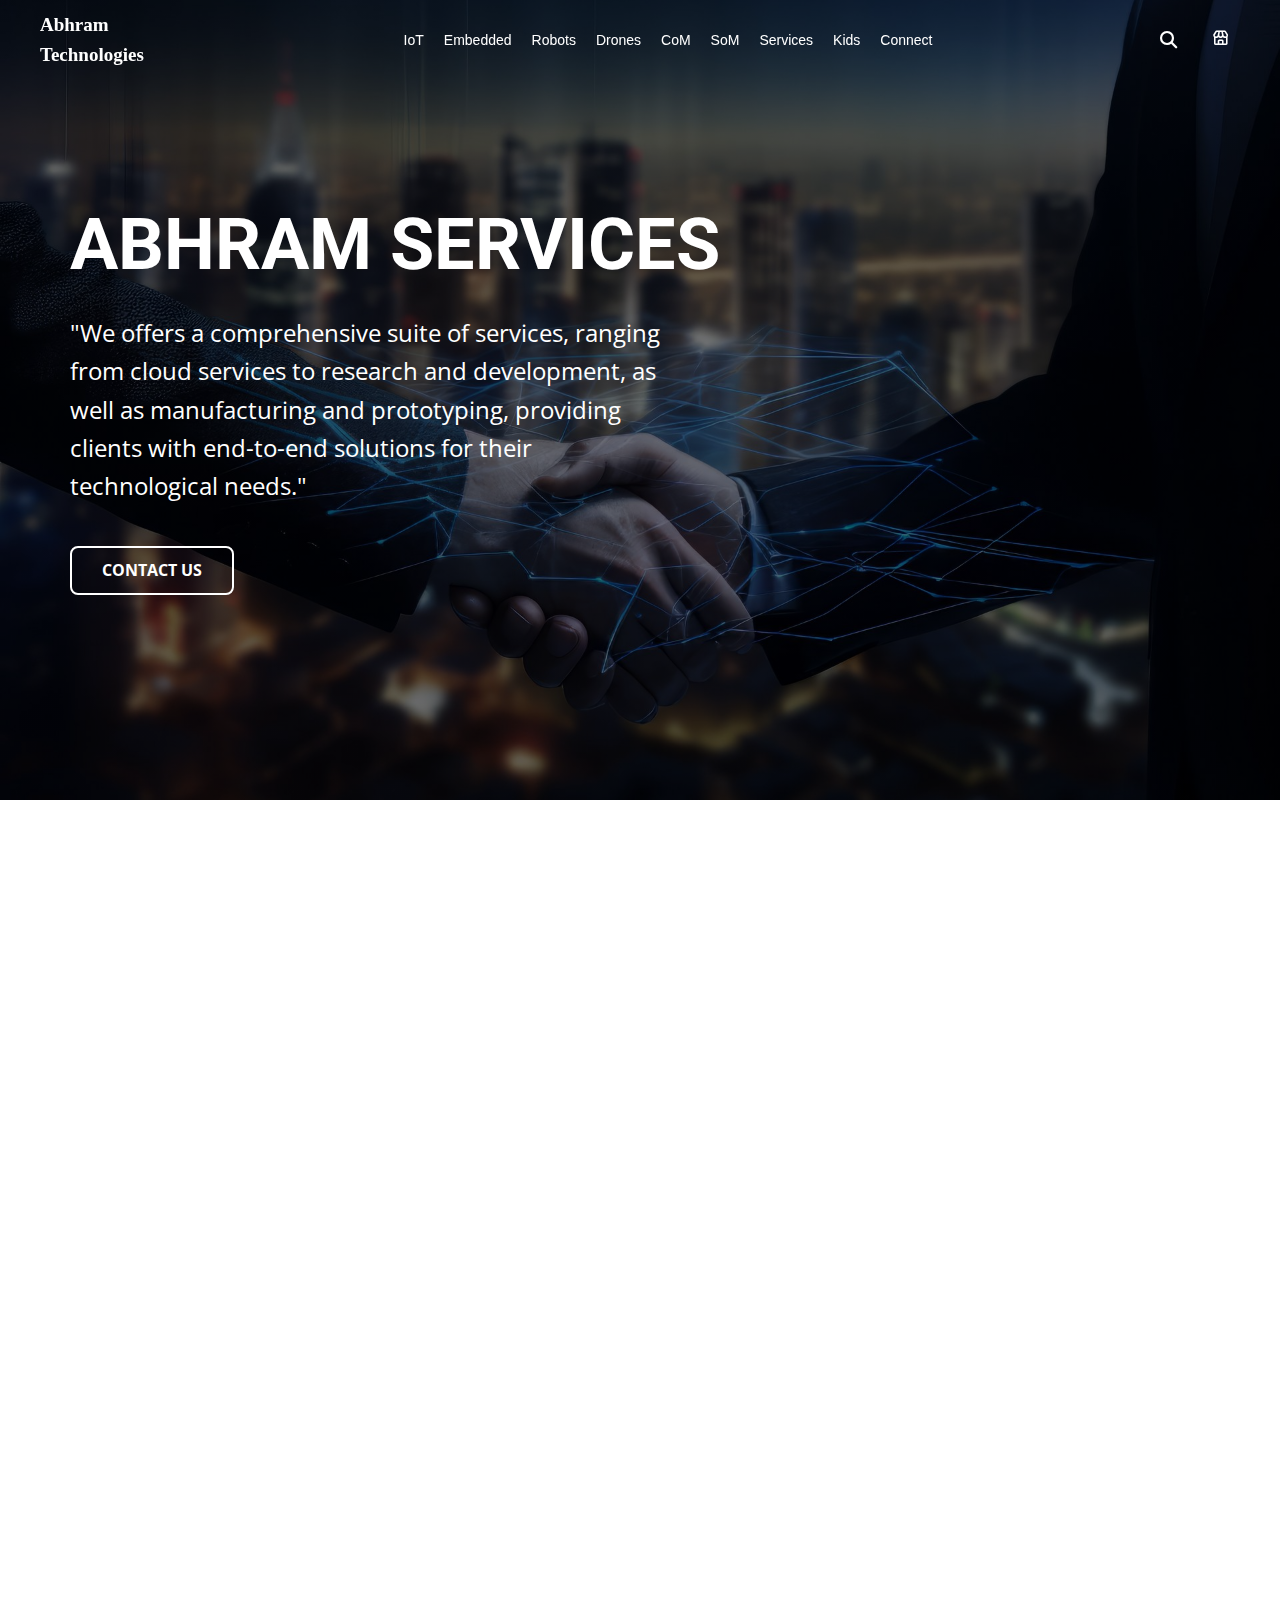
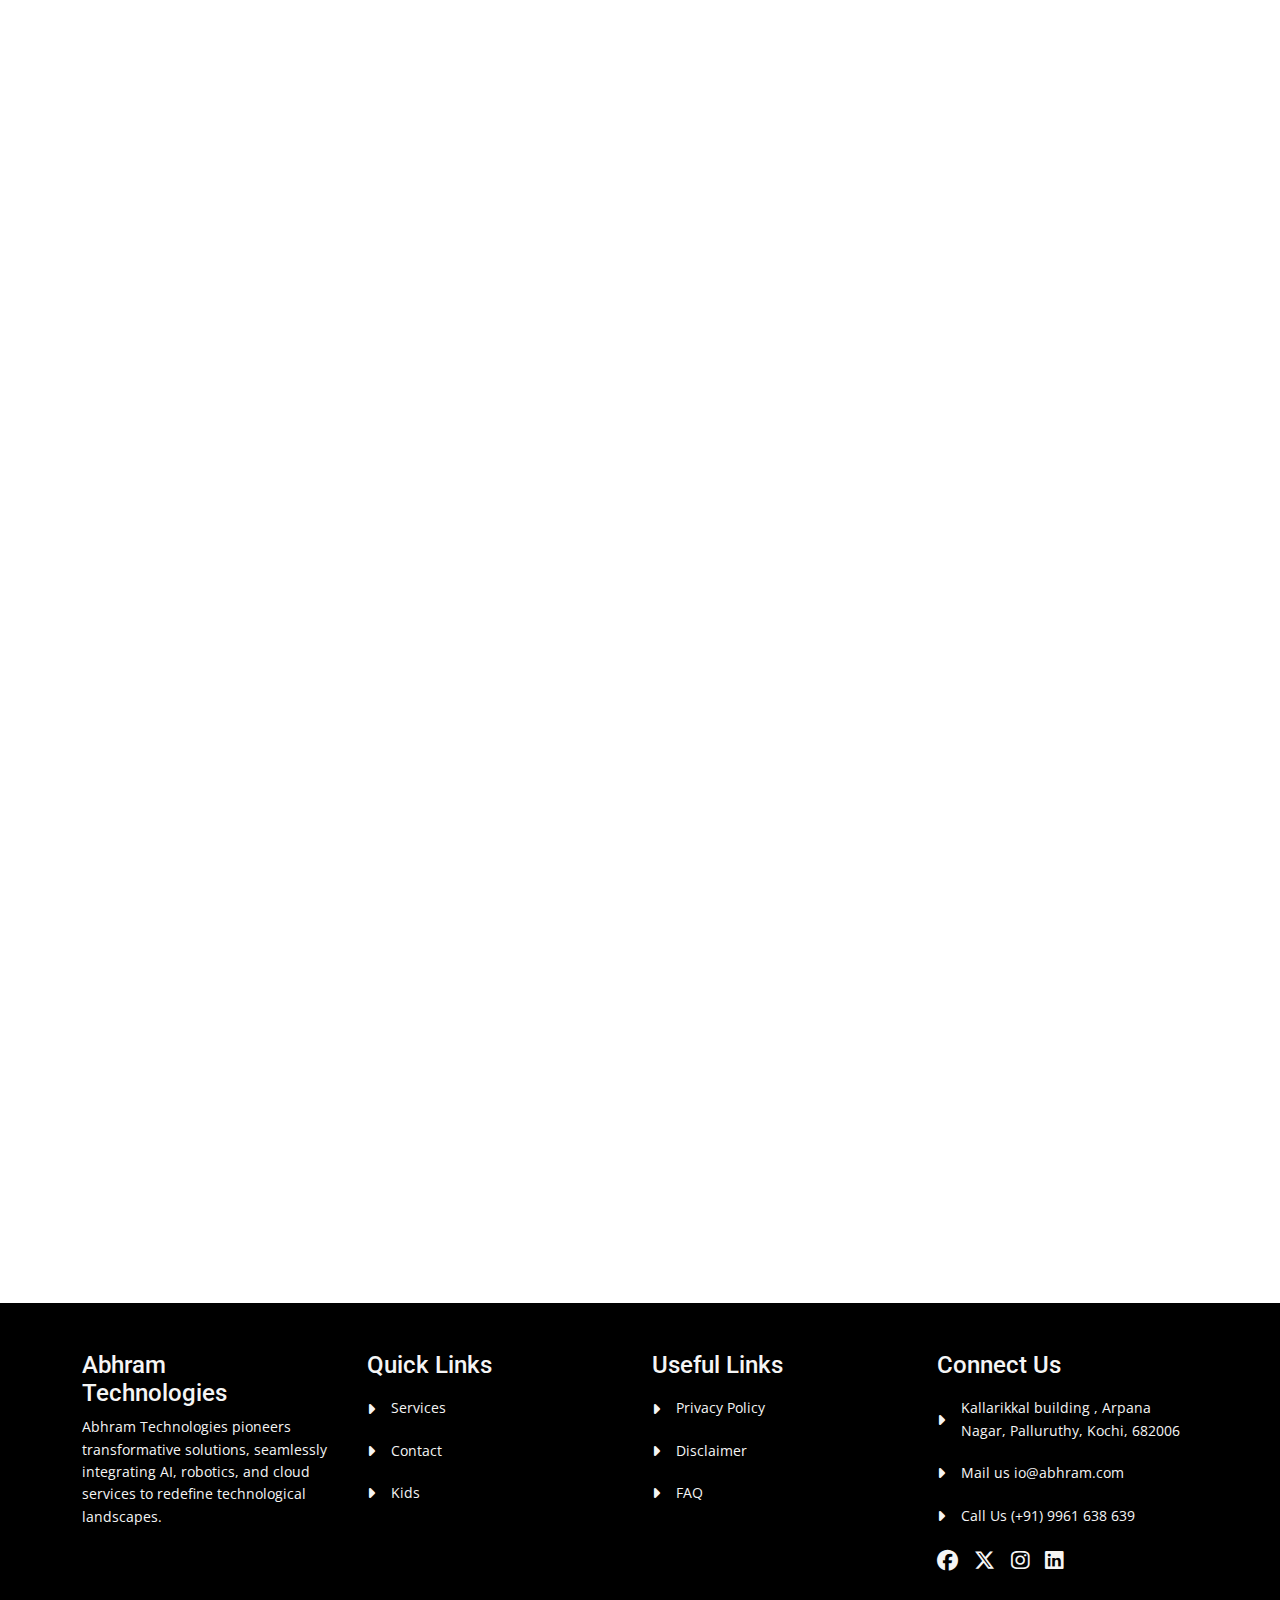
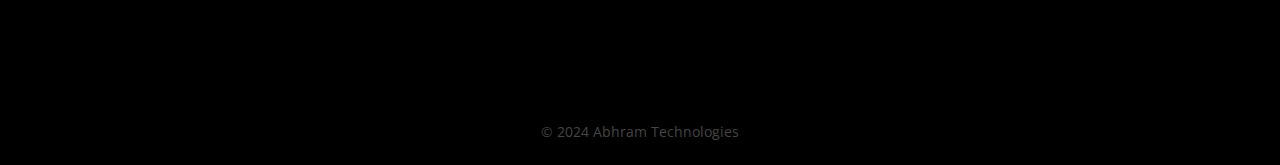
<file: services/index.html>
<!DOCTYPE html>
<html style="font-size: 16px;" lang="en"><head>
    <meta name="viewport" content="width=device-width, initial-scale=1.0">
    <meta charset="utf-8">
    <meta name="keywords" content="">
    <meta name="description" content="">
    <title>Services</title>
    <link rel="stylesheet" href="nicepage.css" media="screen">
<link rel="stylesheet" href="Home.css" media="screen">
    <script class="u-script" type="text/javascript" src="jquery.js" defer=""></script>
    <script class="u-script" type="text/javascript" src="nicepage.js" defer=""></script>
    <link id="u-theme-google-font" rel="stylesheet" href="https://fonts.googleapis.com/css?family=Roboto:100,100i,300,300i,400,400i,500,500i,700,700i,900,900i|Open+Sans:300,300i,400,400i,500,500i,600,600i,700,700i,800,800i">
    <link id="u-page-google-font" rel="stylesheet" href="https://fonts.googleapis.com/css?family=Kumbh+Sans:100,200,300,400,500,600,700,800,900">
    
     <!-- outline css -->
    
     <link rel="stylesheet" href="../css/bootstrap.min1.css">
     <link rel="stylesheet" href="../css/fontawesome-all.min.css">
     <link rel="stylesheet" href="../css/style1.css">
     <link href='https://unpkg.com/boxicons@2.1.4/css/boxicons.min.css' rel='stylesheet'>
     <link href='https://unpkg.com/boxicons@2.1.4/css/boxicons.min.css' rel='stylesheet'>
     <link rel="stylesheet" href="https://cdnjs.cloudflare.com/ajax/libs/font-awesome/6.5.1/css/all.min.css" integrity="sha512-..."crossorigin="anonymous" referrerpolicy="no-referrer" />
 
     <!-- <link rel="stylesheet" href="css/style.css"> -->
     
     
     <!-- ------ -->
    
    <meta name="theme-color" content="#478ac9">
    <meta property="og:title" content="Home">
    <meta property="og:description" content="">
    <meta property="og:type" content="website">
</head>
  <body data-home-page="Home.html" data-home-page-title="Home" data-path-to-root="./" data-include-products="false" class="u-body u-xl-mode" data-lang="en">
    
     <!-- ---------------------------------------------------------------------------------------------------------------- -->
     <nav class="my-phone-nav">
      <div class="phone-nav-container">
          <div class="phone-nav-logo"><a class="my-logo-text" href="../index.html">Abhram<br>Technologies</a></div>
          <div class="phone-nav-icons">
              <ul>
                  <li onclick="showsearchbar()" class="phone-list-icon"><i class='bx bx-search'></i></li>
                  <li class="phone-list-icon"><a href="../store/index.html" class="my-icon-a"><i class='bx bx-store' ></i></a></li>
                  <li onclick="onmenuclick();" class="phone-list-icon"><i class='bx bx-menu' ></i></li>
              </ul>
          </div>
      </div>
  </nav>
  <div class="phone-menu-open">
      <i onclick="onmenuclose();" class="fa-solid fa-xmark"></i>
      <div class="menu-container-inner">
          <ul>
              <!-- <li onclick="showdivsubs('phone-menu-open-sub1');" class="menu-inner-list">Products</li>
              <li onclick="showdivsubs('phone-menu-open-sub2');" class="menu-inner-list">Services</li>
              <li onclick="showdivsubs('phone-menu-open-sub3');" class="menu-inner-list">R & D</li> -->
              <li class="menu-inner-list"><a href="../iot/index.html">IoT</a></li>
              <li class="menu-inner-list"><a href="../embedded/index.html">Embedded</a></li>
              <li class="menu-inner-list"><a href="../robot/index.html">Robots</a></li>
              <li class="menu-inner-list"><a href="../drones/index.html">Drones</a></li>
              <!-- <li class="menu-inner-list"><a href="#">Drone Accessories</a></li> -->
              <li class="menu-inner-list"><a href="../com/index.html">CoM</a></li>
              <li class="menu-inner-list"><a href="../som/index.html">SoM</a></li>
              <li class="menu-inner-list"><a href="../services/index.html">Services</a></li>
              <li class="menu-inner-list"><a href="../kids/index.html">Kids</a></li>
              <li class="menu-inner-list"><a href="../connect/index.html">Connect</a></li>
          </ul>
      </div>
  </div>
  
  <div class="nav-search-bar">
      <i onclick="hidesearchbar();" class="fa-solid fa-xmark"></i>
      <div class="search-bar">
          <i class='bx bx-search'></i>
          <input type="text" name="" onkeyup="mySearchFunction();" id="search-input" placeholder="Search here..">
      </div>
      <div class="search-result">
          <ul id="my-search-ul">
              <li><a href="../iot/index.html">IoT</a></li>
              <li><a href="../com/index.html">CoM</a></li>
              <li><a href="../som/index.html">SoM</a></li>
              <li><a href="../drones/index.html">Drones</a></li>
              <li><a href="../drones/index.html#carousel_508b">Drone Accessories</a></li>
              <li><a href="../robot/index.html">Robots</a></li>
              <li><a href="../services/index.html#carousel_9129">Cloud Services</a></li>
              <li><a href="../services/index.html#sec-d8ca">R & D Example Products</a></li>
              <li><a href="../services/index.html#sec-321b">Manufacturing & Prototyping</a></li>
              <li><a href="../iot/index.html#carousel_2b51">Temperaure Analyser</a></li>
              <li><a href="../iot/index.html#carousel_2b51">Plant Health Monitor</a></li>
              <li><a href="../drones/index.html#carousel_eb88">FPV Drone Nano</a></li>
              <li><a href="../drones/index.html#carousel_72be">FPV Drone Micro</a></li>
              <li><a href="../drones/index.html#carousel_2466">FPV Drone Mini</a></li>
              <li><a href="../drones/index.html#carousel_fcdf">Custom Drone boards</a></li>
            </ul>
      </div>
      <div class="suggessions-bar">
          <h6>Suggested Links</h6>
          <ul>
              <li><a href="../services/index.html">Research and Devolopment</a></li>
              <li><a href="../connect/index.html#carousel_f2db">Our Professionals</a></li>
              <li><a href="../connect/index.html#carousel_0256">Find Us on Social Media</a></li>
              <li><a href="../iot/index.html#carousel_2b51">Temperature Analyzer</a></li>
              <li><a href="../iot/index.html#carousel_2b51">Plant Health Monitor</a></li>
              <li><a href="../robot/index.html">Robots</a></li>
              <li><a href="../drones/index.html">Drones</a></li>
          </ul>
      </div>
  </div>
  
  <nav class="my-nav">
      <div class="my-nav-container">
          <div onmouseover="hideHoverBanner()" class="my-logo"><a class="my-logo-text" href="../index.html">Abhram<br>Technologies</a></div>
          <div class="my-links">
              <ul>
                  <li  class="mylist"><a href="../iot/index.html" class="my-list-link">IoT</a></li>
                  <li  class="mylist"><a href="../embedded/index.html" class="my-list-link">Embedded</a></li>
                  <li  class="mylist"><a href="../robot/index.html" class="my-list-link">Robots</a></li>
                  <li  class="mylist"><a href="../drones/index.html" class="my-list-link">Drones</a></li>
                  <!-- <li class="mylist"><a href="#" class="my-list-link">Accessories</a></li> -->
                  <li  class="mylist"><a href="../com/index.html" class="my-list-link">CoM</a></li>
                  <li  class="mylist"><a href="../som/index.html" class="my-list-link">SoM</a></li>
                  <li  class="mylist"><a href="../services/index.html" class="my-list-link">Services</a></li>
                  <li  class="mylist"><a href="../kids/index.html" class="my-list-link">Kids</a></li>
                  <li  class="mylist"><a href="../connect/index.html" class="my-list-link">Connect</a></li>
              </ul>
          </div>
          <div onmouseout="hideHoverBanner()" class="cover-div"></div>
          <div class="my-icons">
              <ul>
                  <li onmouseover="hideHoverBanner();" class="my-icon-list"><a onclick="showsearchbar();" class="my-icon-a"><i onclick="showsearchbar();" class="fa-solid fa-magnifying-glass"></i></a></li>
                  <li onmouseover="hideHoverBanner();" class="my-icon-list"><a href="../store/index.html" class="my-icon-a"><i class='bx bx-store' ></i></a></li>
              </ul>
          </div>
      </div>
  </nav>


  

<!-- ----------------------------------------------------------------------------------- -->

    <section class="u-align-left u-clearfix u-image u-shading u-section-1" id="sec-b0bf" data-image-width="1920" data-image-height="1280">
      <div class="u-clearfix u-sheet u-valign-middle-lg u-valign-middle-xl u-sheet-1">
        <h1 class="u-align-left u-text u-text-default u-title u-text-1">Abhram Services </h1>
        <p class="u-align-left u-large-text u-text u-text-variant u-text-2"> "We offers a comprehensive suite of services, ranging from cloud services to research and development, as well as manufacturing and prototyping, providing clients with end-to-end solutions for their technological needs."</p>
        <a onclick="contact_fill('services');" class="u-align-left u-border-2 u-border-active-white u-border-hover-white u-border-white u-btn u-btn-round u-button-style u-none u-radius u-btn-1">Contact us</a>
      </div>
    </section>
    <section class="u-clearfix u-section-2" id="carousel_9129">
      <div class="u-clearfix u-sheet u-sheet-1">
        <div class="u-shape u-shape-rectangle u-shape-1"></div>
        <div class="u-container-align-center-xs u-container-style u-expanded-width-xs u-group u-white u-group-1" data-animation-name="customAnimationIn" data-animation-duration="1000">
          <div class="u-container-layout u-container-layout-1">
            <h2 class="u-align-center-xs u-custom-font u-text u-text-default u-text-1">ABHRAM CLOUD SERVICES</h2>
            <p class="u-align-center-xs u-text u-text-2">
              <span class="u-text-grey-50"> "Our IoT cloud service is tailored for analyzing and monitoring machine data parameters, including 
temperature, humidity, pressure, voltage, current, vibra/on, and more. It provides comprehensive 
insights into your equipment's performance, ensuring you have realtime informa/on at your 
fingertips." </span>
            </p>
            <a onclick="contact_fill('acs');" class="u-align-center-xs u-border-2 u-border-active-grey-75 u-border-grey-75 u-border-hover-grey-75 u-btn u-btn-round u-button-style u-none u-radius u-btn-1">CONTACT US</a>
          </div>
        </div>
        <img src="images/7967806_3819420.svg" alt="" class="u-image u-image-contain u-image-default u-image-1" data-image-width="150" data-image-height="150" data-animation-name="customAnimationIn" data-animation-duration="1000">
      </div>
    </section>
    <section class="u-clearfix u-section-3" id="sec-d8ca">
      <div class="u-clearfix u-sheet u-valign-middle-lg u-sheet-1">
        <div class="u-shape u-shape-rectangle u-shape-1"></div>
        <div class="u-container-align-center-xs u-container-style u-expanded-width-xs u-group u-white u-group-1" data-animation-name="customAnimationIn" data-animation-duration="1000">
          <div class="u-container-layout u-container-layout-1">
            <h2 class="u-align-center-xs u-custom-font u-text u-text-default u-text-1">RESEARCH &amp; DEVELOPMENT</h2>
            <p class="u-align-center-xs u-text u-text-2">
              <span style="font-weight: 700;"></span>
              <span class="u-text-grey-50"></span>"With an unwavering commitment to innovation, our advanced research and development team comprises skilled experts dedicated to pushing the boundaries of technology. Through rigorous exploration and cutting-edge methodologies, we strive to pioneer solutions that shape the future and address complex challenges in diverse domains."
            </p>
            <a onclick="contact_fill('randd');" class="u-align-center-xs u-border-2 u-border-active-grey-75 u-border-grey-75 u-border-hover-grey-75 u-btn u-btn-round u-button-style u-none u-radius u-btn-1">CONTACT US</a>
          </div>
        </div>
        <img src="images/10838785_4574922.svg" alt="" class="u-image u-image-contain u-image-default u-image-1" data-image-width="150" data-image-height="150" data-animation-name="customAnimationIn" data-animation-duration="1000">
      </div>
    </section>
    <section class="u-clearfix u-section-4" id="sec-321b">
      <div class="u-clearfix u-sheet u-sheet-1">
        <div class="u-shape u-shape-rectangle u-shape-1"></div>
        <div class="u-container-align-center-xs u-container-style u-expanded-width-xs u-group u-white u-group-1" data-animation-name="customAnimationIn" data-animation-duration="1000">
          <div class="u-container-layout u-container-layout-1">
            <h2 class="u-align-center-xs u-custom-font u-text u-text-default u-text-1">MANUFACTURING &amp;PROTOTYPING</h2>
            <p class="u-align-center-xs u-text u-text-2">
              <span style="font-weight: 700;"></span>
              <span class="u-text-grey-50"> "We specialize in assis/ng with the manufacturing of your electronic products, including prototyping 
services. Our expertise and resources are dedicated to bringing your electronic innovations to life." </span>
            </p>
            <a onclick="contact_fill('mandp');" class="u-align-center-xs u-border-2 u-border-active-grey-75 u-border-grey-75 u-border-hover-grey-75 u-btn u-btn-round u-button-style u-none u-radius u-btn-1">CONTACT US</a>
          </div>
        </div>
        <img src="images/7206488_3413908.svg" alt="" class="u-align-center-xs u-image u-image-contain u-image-default u-image-1" data-image-width="150" data-image-height="150" data-animation-name="customAnimationIn" data-animation-duration="1000">
      </div>
    </section>
    
    
    <!-- Footer -->
<section class="footer">
  <div class="container">
      <div class="row">
          <div class="col-lg-3 py-4 py-md-5">
              <div class="d-flex align-items-center">
                  <h4 class="">Abhram <br> Technologies</h4>
              </div>
              <p class="py-3 para-light">Abhram Technologies pioneers transformative solutions, seamlessly integrating AI, robotics, and cloud services to redefine technological landscapes.</p>
              <div class="d-flex align-items-center">
                  <!-- <div>
                      <p style=" padding:3px; bottom: 0;">© 2023 Abhram Technologies</p><br>
                      
                  </div> -->
              </div>
          </div> <!-- end of col -->

          <div class="col-lg-3 py-4 py-md-5">
              <div>
                  <h4 class="py-2">Quick Links</h4>
                  <div class="d-flex align-items-center py-2">
                      <i class="fas fa-caret-right"></i>
                      <a href="../services/index.html"><p class="ms-3">Services</p></a>
                  </div>
                  <div class="d-flex align-items-center py-2">
                      <i class="fas fa-caret-right"></i>
                      <a href="../connect/index.html"><p class="ms-3">Contact</p></a>
                  </div>
                  <div class="d-flex align-items-center py-2">
                      <i class="fas fa-caret-right"></i>
                      <a href="../kids/index.html"><p class="ms-3">Kids</p></a>
                  </div>
              </div>
          </div> <!-- end of col -->

          <div class="col-lg-3 py-4 py-md-5">
              <div>
                  <h4 class="py-2">Useful Links</h4>
                  <div class="d-flex align-items-center py-2">
                      <i class="fas fa-caret-right"></i>
                      <a href="../privacy.html"><p class="ms-3">Privacy Policy</p></a>
                  </div>
                  <div class="d-flex align-items-center py-2">
                      <i class="fas fa-caret-right"></i>
                      <a href="../disclaimer.html"><p class="ms-3">Disclaimer</p></a>
                  </div>
                  <div class="d-flex align-items-center py-2">
                      <i class="fas fa-caret-right"></i>
                      <a href="../faq.html"><p class="ms-3">FAQ</p></a>
                  </div>
              </div>
          </div> <!-- end of col -->

          <div class="col-lg-3 py-4 py-md-5">
              <div class="d-flex align-items-center">
                  <h4>Connect Us</h4>
              </div>
              
              <div class="d-flex align-items-center py-2">
                  <i class="fas fa-caret-right"></i>
                  <p class="ms-3">Kallarikkal building , Arpana Nagar, Palluruthy, Kochi, 
                      682006</p>
              </div>
              <div class="d-flex align-items-center py-2">
                  <i class="fas fa-caret-right"></i>
                  <p class="ms-3">Mail us io@abhram.com</p>
              </div>
              <div class="d-flex align-items-center py-2">
                  <i class="fas fa-caret-right"></i>
                  <p class="ms-3">Call Us (+91) 9961 638 639</p>
              </div>


              <div style="margin-top: 10px;" class="d-flex">
                  <div class="me-3">
                      <a href="https://www.facebook.com/profile.php?id=61552439575358">
                          <i class="fa-brands fa-facebook fa-xl"></i>
                      </a>
                  </div>
                  <div class="me-3">
                      <a href="https://twitter.com/Abhram_Tech">
                          <i class="fa-brands fa-x-twitter fa-xl"></i>
                      </a>
                  </div>
                  <div class="me-3">
                      <a href="https://www.instagram.com/abhram_technologies?igsh=NGVhN2U2NjQ0Yg%3D%3D&utm_source=qr">
                          <i class="fa-brands fa-instagram fa-xl"></i>
                      </a>
                  </div>
                  <div class="me-3">
                      <a href="https://www.linkedin.com/company/abhram-technologies/">
                          <i class="fa-brands fa-linkedin fa-xl"></i>
                      </a>
                  </div>
              </div>

          </div> <!-- end of col -->
      </div> <!-- end of row -->
  </div> <!-- end of container -->
</section> <!-- end of footer -->

<div style="line-height: 0;" class="bottom text-light" >
  <div class="container">
      <div>
          <p style="text-align:center; color: #454545; bottom: 0; font-size:14px;">© 2024 <a style="color: #454545; text-decoration: none; font-size:14px;" href="../index.html">Abhram Technologies</a></p>
         
      </div>
  </div> <!-- end of container -->
</div> <!-- end of bottom -->
<!-- Bottom -->
<div style="line-height: 0;" class="bottom text-light" >
  <div class="container">
      <div>
          <p style=" opacity:0; color: #222222; bottom: 0; text-align:center; font-size:14px;">Devoloped by: <a style="color: #222222; text-decoration: none; font-size:14px;" href="https://arjunalaiju.onrender.com/">arju</a></p>
          
      </div>
  </div> <!-- end of container -->
</div> <!-- end of bottom -->


<!-- //Back To Top Button
<button onclick="topFunction()" id="myBtn">
  <img src="assets/images/up-arrow.png" alt="alternative">
</button>
//end of back to top button -->


<!-- Scripts -->
<script src="../js/bootstrap.min.js"></script><!-- Bootstrap framework -->
<!-- <script src="../js/purecounter.min.js"></script> Purecounter counter for statistics numbers -->
<!-- <script src="../js/swiper.min.js"></script>Swiper for image and text sliders -->
<!-- <script src="../js/aos.js"></script>AOS on Animation Scroll -->
<script src="../js/script1.js"></script>  <!-- Custom scripts -->

</body></html>
</file>
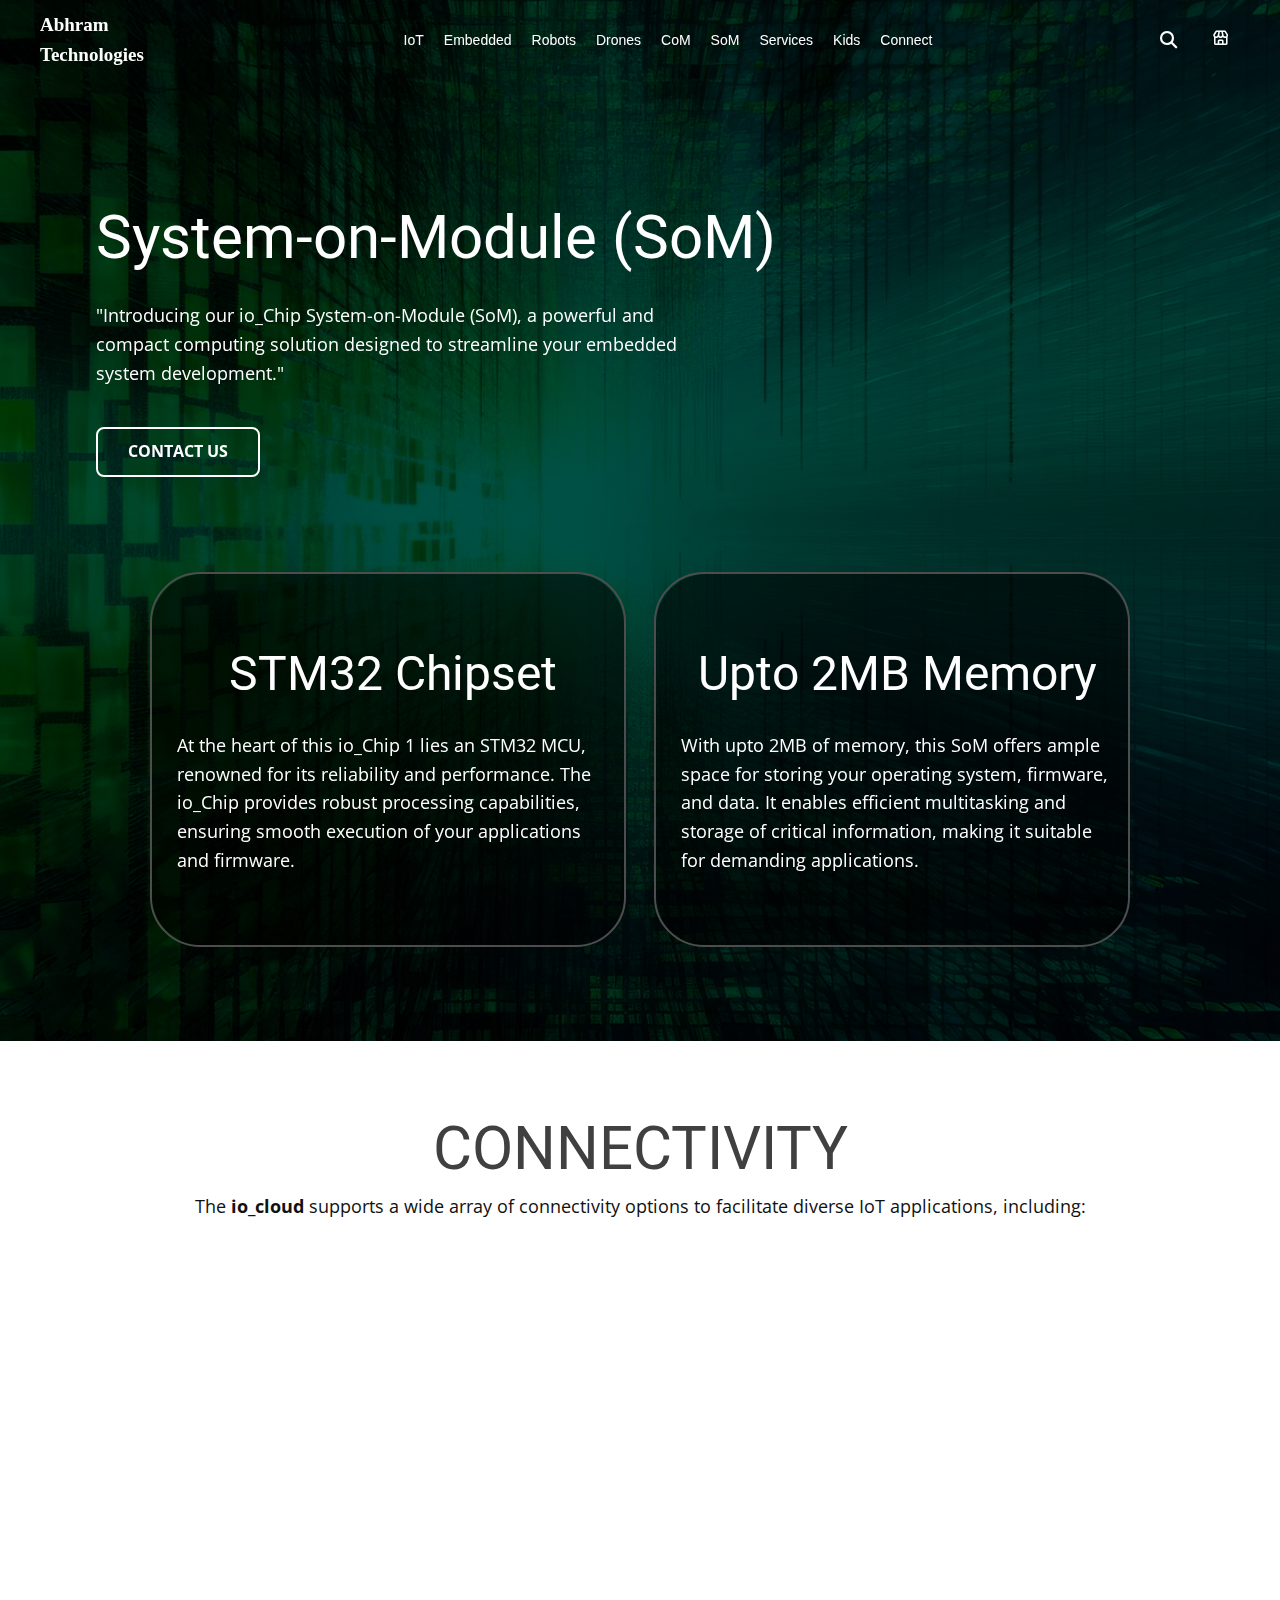
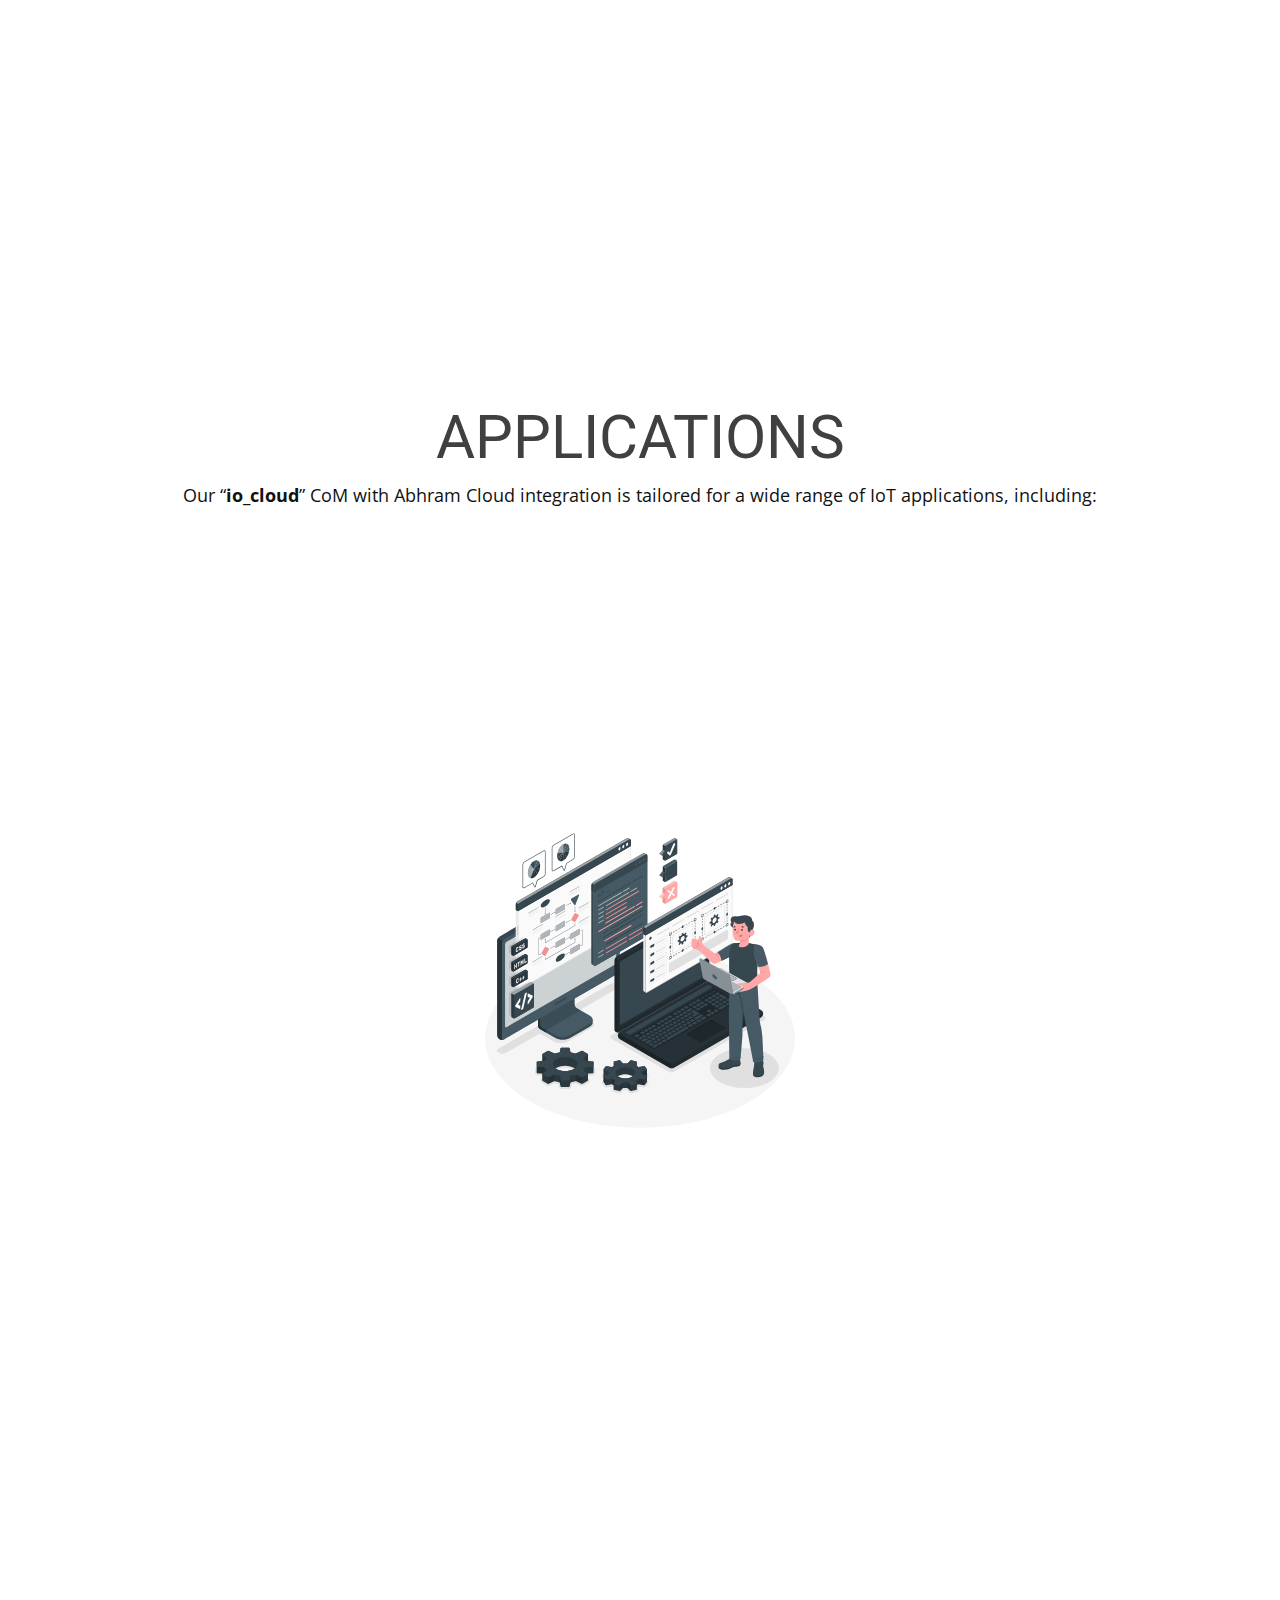
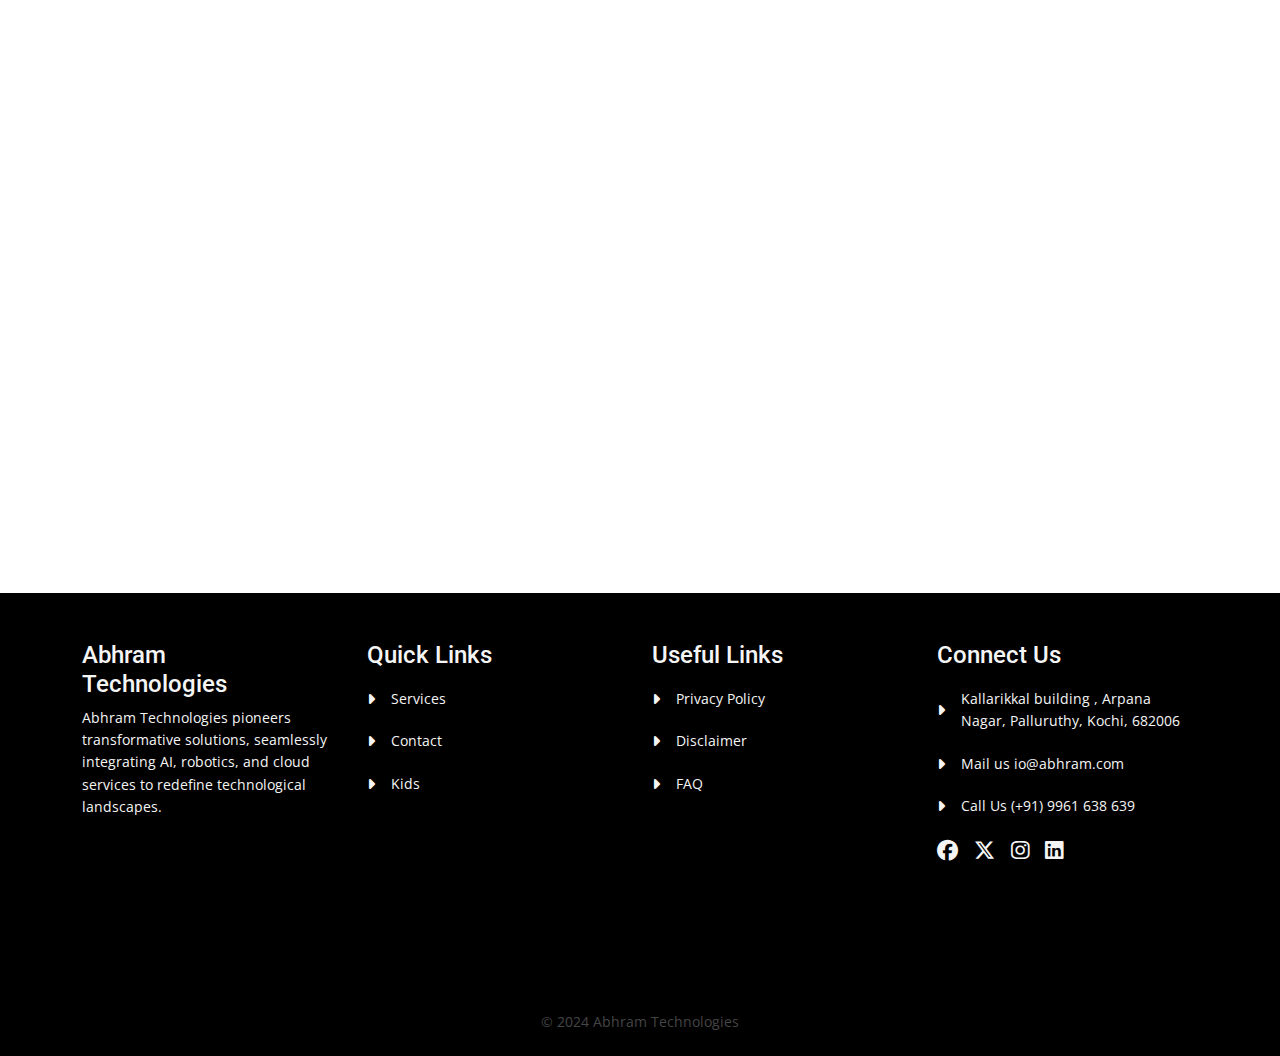
<file: som/index.html>
<!DOCTYPE html>
<html style="font-size: 16px;" lang="en"><head>
    <meta name="viewport" content="width=device-width, initial-scale=1.0">
    <meta charset="utf-8">
    <meta name="keywords" content="">
    <meta name="description" content="">
    <title>SoM</title>
    <link rel="stylesheet" href="nicepage.css" media="screen">
<link rel="stylesheet" href="Home.css" media="screen">
    <script class="u-script" type="text/javascript" src="jquery.js" defer=""></script>
    <script class="u-script" type="text/javascript" src="nicepage.js" defer=""></script>
    <link id="u-theme-google-font" rel="stylesheet" href="https://fonts.googleapis.com/css?family=Roboto:100,100i,300,300i,400,400i,500,500i,700,700i,900,900i|Open+Sans:300,300i,400,400i,500,500i,600,600i,700,700i,800,800i">
    <link id="u-page-google-font" rel="stylesheet" href="https://fonts.googleapis.com/css?family=Montserrat:100,100i,200,200i,300,300i,400,400i,500,500i,600,600i,700,700i,800,800i,900,900i">
    
     <!-- outline css -->
    
     <link rel="stylesheet" href="../css/bootstrap.min1.css">
     <link rel="stylesheet" href="../css/fontawesome-all.min.css">
     <link rel="stylesheet" href="../css/style1.css">
     <link href='https://unpkg.com/boxicons@2.1.4/css/boxicons.min.css' rel='stylesheet'>
     <link href='https://unpkg.com/boxicons@2.1.4/css/boxicons.min.css' rel='stylesheet'>
     <link rel="stylesheet" href="https://cdnjs.cloudflare.com/ajax/libs/font-awesome/6.5.1/css/all.min.css" integrity="sha512-..."crossorigin="anonymous" referrerpolicy="no-referrer" />
 
     <!-- <link rel="stylesheet" href="css/style.css"> -->
     
     
     <!-- ------ -->

    <meta name="theme-color" content="#478ac9">
    <meta property="og:title" content="Home">
    <meta property="og:description" content="">
    <meta property="og:type" content="website">
  </head>
  <body data-home-page="Home.html" data-home-page-title="Home" data-path-to-root="./" data-include-products="false" class="u-body u-xl-mode" data-lang="en">
    
     <!-- ---------------------------------------------------------------------------------------------------------------- -->
     <nav class="my-phone-nav">
      <div class="phone-nav-container">
          <div class="phone-nav-logo"><a class="my-logo-text" href="../index.html">Abhram<br>Technologies</a></div>
          <div class="phone-nav-icons">
              <ul>
                  <li onclick="showsearchbar()" class="phone-list-icon"><i class='bx bx-search'></i></li>
                  <li class="phone-list-icon"><a href="../store/index.html" class="my-icon-a"><i class='bx bx-store' ></i></a></li>
                  <li onclick="onmenuclick();" class="phone-list-icon"><i class='bx bx-menu' ></i></li>
              </ul>
          </div>
      </div>
  </nav>
  <div class="phone-menu-open">
      <i onclick="onmenuclose();" class="fa-solid fa-xmark"></i>
      <div class="menu-container-inner">
          <ul>
              <!-- <li onclick="showdivsubs('phone-menu-open-sub1');" class="menu-inner-list">Products</li>
              <li onclick="showdivsubs('phone-menu-open-sub2');" class="menu-inner-list">Services</li>
              <li onclick="showdivsubs('phone-menu-open-sub3');" class="menu-inner-list">R & D</li> -->
              <li class="menu-inner-list"><a href="../iot/index.html">IoT</a></li>
              <li class="menu-inner-list"><a href="../embedded/index.html">Embedded</a></li>
              <li class="menu-inner-list"><a href="../robot/index.html">Robots</a></li>
              <li class="menu-inner-list"><a href="../drones/index.html">Drones</a></li>
              <!-- <li class="menu-inner-list"><a href="#">Drone Accessories</a></li> -->
              <li class="menu-inner-list"><a href="../com/index.html">CoM</a></li>
              <li class="menu-inner-list"><a href="../som/index.html">SoM</a></li>
              <li class="menu-inner-list"><a href="../services/index.html">Services</a></li>
              <li class="menu-inner-list"><a href="../kids/index.html">Kids</a></li>
              <li class="menu-inner-list"><a href="../connect/index.html">Connect</a></li>
          </ul>
      </div>
  </div>
  
  <div class="nav-search-bar">
      <i onclick="hidesearchbar();" class="fa-solid fa-xmark"></i>
      <div class="search-bar">
          <i class='bx bx-search'></i>
          <input type="text" name="" onkeyup="mySearchFunction();" id="search-input" placeholder="Search here..">
      </div>
      <div class="search-result">
          <ul id="my-search-ul">
              <li><a href="../iot/index.html">IoT</a></li>
              <li><a href="../com/index.html">CoM</a></li>
              <li><a href="../som/index.html">SoM</a></li>
              <li><a href="../drones/index.html">Drones</a></li>
              <li><a href="../drones/index.html#carousel_508b">Drone Accessories</a></li>
              <li><a href="../robot/index.html">Robots</a></li>
              <li><a href="../services/index.html#carousel_9129">Cloud Services</a></li>
              <li><a href="../services/index.html#sec-d8ca">R & D Example Products</a></li>
              <li><a href="../services/index.html#sec-321b">Manufacturing & Prototyping</a></li>
              <li><a href="../iot/index.html#carousel_2b51">Temperaure Analyser</a></li>
              <li><a href="../iot/index.html#carousel_2b51">Plant Health Monitor</a></li>
              <li><a href="../drones/index.html#carousel_eb88">FPV Drone Nano</a></li>
              <li><a href="../drones/index.html#carousel_72be">FPV Drone Micro</a></li>
              <li><a href="../drones/index.html#carousel_2466">FPV Drone Mini</a></li>
              <li><a href="../drones/index.html#carousel_fcdf">Custom Drone boards</a></li>
            </ul>
      </div>
      <div class="suggessions-bar">
          <h6>Suggested Links</h6>
          <ul>
              <li><a href="../services/index.html">Research and Devolopment</a></li>
              <li><a href="../connect/index.html#carousel_f2db">Our Professionals</a></li>
              <li><a href="../connect/index.html#carousel_0256">Find Us on Social Media</a></li>
              <li><a href="../iot/index.html#carousel_2b51">Temperature Analyzer</a></li>
              <li><a href="../iot/index.html#carousel_2b51">Plant Health Monitor</a></li>
              <li><a href="../robot/index.html">Robots</a></li>
              <li><a href="../drones/index.html">Drones</a></li>
          </ul>
      </div>
  </div>
  
  <nav class="my-nav">
      <div class="my-nav-container">
          <div onmouseover="hideHoverBanner()" class="my-logo"><a class="my-logo-text" href="../index.html">Abhram<br>Technologies</a></div>
          <div class="my-links">
              <ul>
                  <li  class="mylist"><a href="../iot/index.html" class="my-list-link">IoT</a></li>
                  <li  class="mylist"><a href="../embedded/index.html" class="my-list-link">Embedded</a></li>
                  <li  class="mylist"><a href="../robot/index.html" class="my-list-link">Robots</a></li>
                  <li  class="mylist"><a href="../drones/index.html" class="my-list-link">Drones</a></li>
                  <!-- <li class="mylist"><a href="#" class="my-list-link">Accessories</a></li> -->
                  <li  class="mylist"><a href="../com/index.html" class="my-list-link">CoM</a></li>
                  <li  class="mylist"><a href="../som/index.html" class="my-list-link">SoM</a></li>
                  <li  class="mylist"><a href="../services/index.html" class="my-list-link">Services</a></li>
                  <li  class="mylist"><a href="../kids/index.html" class="my-list-link">Kids</a></li>
                  <li  class="mylist"><a href="../connect/index.html" class="my-list-link">Connect</a></li>
              </ul>
          </div>
          <div onmouseout="hideHoverBanner()" class="cover-div"></div>
          <div class="my-icons">
              <ul>
                  <li onmouseover="hideHoverBanner();" class="my-icon-list"><a onclick="showsearchbar();" class="my-icon-a"><i onclick="showsearchbar();" class="fa-solid fa-magnifying-glass"></i></a></li>
                  <li onmouseover="hideHoverBanner();" class="my-icon-list"><a href="../store/index.html" class="my-icon-a"><i class='bx bx-store' ></i></a></li>
              </ul>
          </div>
      </div>
  </nav>


  

<!-- ----------------------------------------------------------------------------------- -->
    
    <section class="u-align-left u-clearfix u-image u-shading u-section-1" id="sec-28cf" data-image-width="2000" data-image-height="1334">
      <div class="u-clearfix u-sheet u-sheet-1">
        <h2 class="u-align-left u-text u-text-default u-text-1" data-animation-name="customAnimationIn" data-animation-duration="1000" data-animation-delay="0">System-on-Module (SoM)</h2>
        <p class="u-align-left u-text u-text-2" data-animation-name="customAnimationIn" data-animation-duration="1000" data-animation-delay="0"> "Introducing our&nbsp;io_Chip System-on-Module (SoM), a powerful and compact computing solution designed to streamline your embedded system development."</p>
        <a onclick="contact_fill('som');" class="u-align-left u-border-2 u-border-active-white u-border-hover-white u-border-white u-btn u-btn-round u-button-style u-none u-radius u-text-active-white u-text-hover-white u-text-white u-btn-1" data-animation-name="customAnimationIn" data-animation-duration="1000" data-animation-delay="0">CONTACT US</a>
        <div class="u-expanded-width-md u-expanded-width-sm u-expanded-width-xs u-list u-list-1">
          <div class="u-repeater u-repeater-1">
            <div class="u-black u-border-2 u-border-grey-70 u-container-style u-list-item u-opacity u-opacity-55 u-radius u-repeater-item u-shape-round u-list-item-1" data-animation-name="customAnimationIn" data-animation-duration="1000" data-animation-delay="0">
              <div class="u-container-layout u-similar-container u-container-layout-1">
                <h2 class="u-align-center u-text u-text-3">STM32 Chipset<br>
                </h2>
                <p class="u-align-left u-text u-text-4"> At the heart of this io_Chip 1 lies an STM32 MCU, renowned for its reliability and performance. The io_Chip provides robust processing capabilities, ensuring smooth execution of your applications and firmware.</p>
              </div>
            </div>
            <div class="u-black u-border-2 u-border-grey-70 u-container-style u-list-item u-opacity u-opacity-55 u-radius u-repeater-item u-shape-round u-list-item-2" data-animation-name="customAnimationIn" data-animation-duration="1000" data-animation-delay="0">
              <div class="u-container-layout u-similar-container u-container-layout-2">
                <h2 class="u-align-center u-text u-text-5">Upto 2MB ​Memory</h2>
                <p class="u-align-left u-text u-text-6"> With upto 2MB of memory, this SoM offers ample space for storing your operating system, firmware, and data. It enables efficient multitasking and storage of critical information, making it suitable for demanding applications.</p>
              </div>
            </div>
          </div>
        </div>
      </div>
    </section>
    <section class="u-align-center-lg u-align-center-md u-align-center-sm u-align-center-xs u-clearfix u-white u-section-2" id="sec-b8e6">
      <div class="u-clearfix u-sheet u-sheet-1">
        <h1 class="u-align-center u-text u-text-grey-75 u-text-1">CONNECT​IVITY </h1>
        <p class="u-align-center u-text u-text-default u-text-2"> The <span style="font-weight: 700;">io_cloud </span>supports a wide array of connectivity options to facilitate diverse IoT applications, including:
        </p>
        <div class="u-expanded-width u-list u-list-1">
          <div class="u-repeater u-repeater-1">
            <div class="u-align-center u-container-align-center u-container-style u-list-item u-repeater-item u-shape-rectangle u-list-item-1" data-animation-name="customAnimationIn" data-animation-duration="1000" data-animation-delay="0">
              <div class="u-container-layout u-similar-container u-container-layout-1"><span class="u-align-center u-file-icon u-icon u-text-grey-70 u-icon-1"><img src="images/2354049-31ea152d.png" alt=""></span>
                <h3 class="u-custom-font u-font-montserrat u-text u-text-3">I2C</h3>
                <p class="u-text u-text-4"> Perfect for interfacing with sensors and peripherals in a wide range of IoT devices.</p>
              </div>
            </div>
            <div class="u-align-center u-container-style u-list-item u-repeater-item u-shape-rectangle u-list-item-2" data-animation-name="customAnimationIn" data-animation-duration="1000" data-animation-delay="0">
              <div class="u-container-layout u-similar-container u-container-layout-2"><span class="u-align-center u-file-icon u-icon u-text-grey-70 u-icon-2"><img src="images/4215870-5b9008cc.png" alt=""></span>
                <h3 class="u-custom-font u-font-montserrat u-text u-text-5">SPI</h3>
                <p class="u-text u-text-6">Provides high-speed communication for connecting displays, memory, and other SPI-compatible devices. </p>
              </div>
            </div>
            <div class="u-align-center u-container-style u-list-item u-repeater-item u-shape-rectangle u-list-item-3" data-animation-name="customAnimationIn" data-animation-duration="1000" data-animation-delay="0">
              <div class="u-container-layout u-similar-container u-container-layout-3"><span class="u-align-center u-file-icon u-icon u-text-grey-70 u-icon-3"><img src="images/2686204-230a8348.png" alt=""></span>
                <h3 class="u-custom-font u-font-montserrat u-text u-text-7">UART</h3>
                <p class="u-text u-text-8"> Enables reliable serial communication with various devices and sensors.</p>
              </div>
            </div>
            <div class="u-align-center u-container-style u-list-item u-repeater-item u-shape-rectangle u-list-item-4" data-animation-name="customAnimationIn" data-animation-duration="1000" data-animation-delay="0">
              <div class="u-container-layout u-similar-container u-container-layout-4"><span class="u-align-center u-file-icon u-icon u-text-grey-70 u-icon-4"><img src="images/13259897-3963cb6d.png" alt=""></span>
                <h3 class="u-custom-font u-font-montserrat u-text u-text-9">1-WIRE</h3>
                <p class="u-text u-text-10"> Facilitates low-cost communication with 1-Wire-compatible sensors and devices.</p>
              </div>
            </div>
            <div class="u-align-center u-container-align-center u-container-style u-list-item u-repeater-item u-shape-rectangle u-list-item-5" data-animation-name="customAnimationIn" data-animation-duration="1000" data-animation-delay="0">
              <div class="u-container-layout u-similar-container u-container-layout-5"><span class="u-align-center u-file-icon u-icon u-text-grey-60 u-icon-5"><img src="images/9694695-81b9fb36.png" alt=""></span>
                <h3 class="u-custom-font u-font-montserrat u-text u-text-11">CAN</h3>
                <p class="u-text u-text-12"> Ideal for applications requiring robust networking, often seen in industrial and automotive IoT.</p>
              </div>
            </div>
            <div class="u-align-center u-container-style u-list-item u-repeater-item u-shape-rectangle u-list-item-6" data-animation-name="customAnimationIn" data-animation-duration="1000" data-animation-delay="0">
              <div class="u-container-layout u-similar-container u-container-layout-6"><span class="u-align-center u-file-icon u-icon u-text-grey-70 u-icon-6"><img src="images/11384052-415a5c0e.png" alt=""></span>
                <h3 class="u-custom-font u-font-montserrat u-text u-text-13">PWM</h3>
                <p class="u-text u-text-14"> Precise control over motors, lighting, and analog devices.</p>
              </div>
            </div>
            <div class="u-align-center u-container-style u-list-item u-repeater-item u-shape-rectangle u-list-item-7" data-animation-name="customAnimationIn" data-animation-duration="1000" data-animation-delay="0">
              <div class="u-container-layout u-similar-container u-container-layout-7"><span class="u-align-center u-file-icon u-icon u-text-grey-70 u-icon-7"><img src="images/173511-5a25858e.png" alt=""></span>
                <h3 class="u-custom-font u-font-montserrat u-text u-text-15">ADC</h3>
                <p class="u-text u-text-16"> Converts analog signals from sensors into digital data for IoT applications.</p>
              </div>
            </div>
            <div class="u-align-center u-container-style u-list-item u-repeater-item u-shape-rectangle u-list-item-8" data-animation-name="customAnimationIn" data-animation-duration="1000" data-animation-delay="0">
              <div class="u-container-layout u-similar-container u-container-layout-8"><span class="u-align-center u-file-icon u-icon u-text-grey-70 u-icon-8"><img src="images/5316461-e5b7a1c5.png" alt=""></span>
                <h3 class="u-custom-font u-font-montserrat u-text u-text-17">GPIO</h3>
                <p class="u-text u-text-18">General purpose input output which functions by pasing data into and out of the chipset</p>
              </div>
            </div>
          </div>
        </div>
      </div>
    </section>
    <section class="u-clearfix u-white u-section-3" id="carousel_7d97">
      <div class="u-clearfix u-sheet u-sheet-1">
        <h1 class="u-align-center u-text u-text-grey-75 u-text-1">APPLICATIONS</h1>
        <p class="u-align-center u-text u-text-default u-text-2"> Our&nbsp;“<span style="font-weight: 700;">io_cloud</span>”&nbsp;CoM with Abhram Cloud integration is tailored for a wide range of IoT applications, including:
        </p>
        <img class="u-align-center-md u-align-center-sm u-align-center-xs u-hidden-lg u-hidden-xl u-image u-image-default u-preserve-proportions u-image-1" src="images/Programmer-amico.svg" alt="" data-image-width="250" data-image-height="250" data-animation-name="customAnimationIn" data-animation-duration="1000" data-animation-delay="0">
        <div class="custom-expanded data-layout-selected u-clearfix u-hidden-lg u-hidden-xl u-layout-wrap u-layout-wrap-1">
          <div class="u-gutter-0 u-layout">
            <div class="u-layout-col">
              <div class="u-size-20">
                <div class="u-layout-row">
                  <div class="u-container-style u-layout-cell u-size-30">
                    <div class="u-container-layout u-container-layout-1"><span class="u-file-icon u-icon u-text-grey-70 u-icon-1"><img src="images/1130120-61f8fe10.png" alt=""></span>
                      <h4 class="u-align-right u-text u-text-3">IoT Devices</h4>
                      <p class="u-align-right u-text u-text-4"> Build efficient and connected IoT devices with the SoM's extensive connectivity options.</p>
                    </div>
                  </div>
                  <div class="u-container-style u-layout-cell u-size-30 u-layout-cell-2" data-animation-name="customAnimationIn" data-animation-duration="1000" data-animation-delay="0">
                    <div class="u-container-layout u-container-layout-2"><span class="u-file-icon u-icon u-text-grey-70 u-icon-2"><img src="images/4813668-84836113.png" alt=""></span>
                      <h4 class="u-text u-text-5"> Industrial Automation</h4>
                      <p class="u-text u-text-6"> Control and monitor machinery and processes with CAN and PWM support.</p>
                    </div>
                  </div>
                </div>
              </div>
              <div class="u-size-20">
                <div class="u-layout-row">
                  <div class="u-container-style u-layout-cell u-size-30 u-layout-cell-3" data-animation-name="customAnimationIn" data-animation-duration="1000" data-animation-delay="0">
                    <div class="u-container-layout u-container-layout-3"><span class="u-file-icon u-icon u-text-grey-70 u-icon-3"><img src="images/3593297-00ca9893.png" alt=""></span>
                      <h4 class="u-align-right u-text u-text-7"> Sensor Networks</h4>
                      <p class="u-align-right u-text u-text-8">Easily interface with sensors using I2C, UART, and 1-Wire connectivity.</p>
                    </div>
                  </div>
                  <div class="u-container-style u-layout-cell u-size-30 u-layout-cell-4" data-animation-name="customAnimationIn" data-animation-duration="1000" data-animation-delay="0">
                    <div class="u-container-layout u-container-layout-4"><span class="u-file-icon u-icon u-text-grey-70 u-icon-4"><img src="images/8607695-7b9ae426.png" alt=""></span>
                      <h4 class="u-text u-text-9">Motor Control</h4>
                      <p class="u-text u-text-10"> Achieve precise motor control in robotics and automation applications with PWM capabilities.</p>
                    </div>
                  </div>
                </div>
              </div>
              <div class="u-size-20">
                <div class="u-layout-row">
                  <div class="u-container-style u-layout-cell u-size-30 u-layout-cell-5" data-animation-name="customAnimationIn" data-animation-duration="1000" data-animation-delay="0">
                    <div class="u-container-layout u-container-layout-5"><span class="u-file-icon u-icon u-text-grey-70 u-icon-5"><img src="images/2103533-bdaebee2.png" alt=""></span>
                      <h4 class="u-align-right u-text u-text-11"> Data Logging</h4>
                      <p class="u-align-right u-text u-text-12"> Use the generous memory capacity to store and analyse data in real-time.</p>
                    </div>
                  </div>
                  <div class="u-container-style u-layout-cell u-size-30 u-layout-cell-6" data-animation-name="customAnimationIn" data-animation-duration="1000" data-animation-delay="0">
                    <div class="u-container-layout u-container-layout-6"><span class="u-file-icon u-icon u-text-grey-70 u-icon-6"><img src="images/7459373-b961a686.png" alt=""></span>
                      <h4 class="u-text u-text-13">Embedded Systems</h4>
                      <p class="u-text u-text-14"> Simplify the development of custom embedded systems with this modular and feature-rich SoM.</p>
                    </div>
                  </div>
                </div>
              </div>
            </div>
          </div>
        </div>
        <div class="data-layout-selected u-clearfix u-expanded-width u-gutter-0 u-hidden-md u-hidden-sm u-hidden-xs u-layout-wrap u-layout-wrap-2">
          <div class="u-layout">
            <div class="u-layout-row">
              <div class="u-size-20 u-size-30-md">
                <div class="u-layout-col">
                  <div class="u-align-right u-container-style u-layout-cell u-left-cell u-size-20 u-layout-cell-7" data-animation-name="customAnimationIn" data-animation-duration="1000" data-animation-delay="0">
                    <div class="u-container-layout u-valign-top u-container-layout-7"><span class="u-file-icon u-icon u-text-grey-70 u-icon-7"><img src="images/1130120-61f8fe10.png" alt=""></span>
                      <h4 class="u-text u-text-15">IoT Sensors</h4>
                      <p class="u-text u-text-16"> Build efficient and connected IoT devices with the SoM's extensive connectivity options.</p>
                    </div>
                  </div>
                  <div class="u-align-right u-container-style u-layout-cell u-left-cell u-size-20 u-layout-cell-8" data-animation-name="customAnimationIn" data-animation-duration="1000" data-animation-delay="0">
                    <div class="u-container-layout u-valign-top u-container-layout-8"><span class="u-file-icon u-icon u-text-grey-70 u-icon-8"><img src="images/3593297-00ca9893.png" alt=""></span>
                      <h4 class="u-text u-text-17"> Sensor Networks</h4>
                      <p class="u-text u-text-18">Easily interface with sensors using I2C, UART, and 1-Wire connectivity.</p>
                    </div>
                  </div>
                  <div class="u-align-right u-container-style u-layout-cell u-left-cell u-size-20 u-layout-cell-9" data-animation-name="customAnimationIn" data-animation-duration="1000" data-animation-delay="0">
                    <div class="u-container-layout u-valign-top u-container-layout-9"><span class="u-file-icon u-icon u-text-grey-70 u-icon-9"><img src="images/2103533-bdaebee2.png" alt=""></span>
                      <h4 class="u-text u-text-19"> Data Logging</h4>
                      <p class="u-text u-text-20"> Use the generous memory capacity to store and analyse data in real-time.</p>
                    </div>
                  </div>
                </div>
              </div>
              <div class="u-size-20 u-size-30-md">
                <div class="u-layout-row">
                  <div class="u-container-style u-hidden-md u-layout-cell u-size-60 u-layout-cell-10">
                    <div class="u-container-layout u-valign-middle u-container-layout-10">
                      <img class="u-expanded-width u-image u-image-contain u-image-default u-image-2" src="images/Programmer-amico.svg" data-image-width="150" data-image-height="150">
                    </div>
                  </div>
                </div>
              </div>
              <div class="u-size-20 u-size-60-md">
                <div class="u-layout-col">
                  <div class="u-align-left u-container-style u-layout-cell u-right-cell u-size-20 u-layout-cell-11" data-animation-name="customAnimationIn" data-animation-duration="1000" data-animation-delay="0">
                    <div class="u-container-layout u-valign-top u-container-layout-11"><span class="u-file-icon u-icon u-text-grey-70 u-icon-10"><img src="images/4813668-84836113.png" alt=""></span>
                      <h4 class="u-text u-text-21"> Industrial Automation</h4>
                      <p class="u-text u-text-22"> Control and monitor machinery and processes with CAN and PWM support.</p>
                    </div>
                  </div>
                  <div class="u-align-left u-container-style u-layout-cell u-right-cell u-size-20 u-layout-cell-12" data-animation-name="customAnimationIn" data-animation-duration="1000" data-animation-delay="0">
                    <div class="u-container-layout u-valign-top u-container-layout-12"><span class="u-file-icon u-icon u-text-grey-70 u-icon-11"><img src="images/8607695-7b9ae426.png" alt=""></span>
                      <h4 class="u-text u-text-23">Motor Control</h4>
                      <p class="u-text u-text-24"> Achieve precise motor control in robotics and automation applications with PWM capabilities.</p>
                    </div>
                  </div>
                  <div class="u-align-left u-container-style u-layout-cell u-right-cell u-size-20 u-layout-cell-13" data-animation-name="customAnimationIn" data-animation-duration="1000" data-animation-delay="0">
                    <div class="u-container-layout u-valign-top u-container-layout-13"><span class="u-file-icon u-icon u-text-grey-70 u-icon-12"><img src="images/7459373-b961a686.png" alt=""></span>
                      <h4 class="u-text u-text-25">Embedded Systems</h4>
                      <p class="u-text u-text-26"> Simplify the development of custom embedded systems with this modular and feature-rich SoM.</p>
                    </div>
                  </div>
                </div>
              </div>
            </div>
          </div>
        </div>
      </div>
    </section>
    <section class="u-clearfix u-white u-section-4" id="carousel_e757">
      <div class="u-clearfix u-sheet u-sheet-1">
        <div class="data-layout-selected u-clearfix u-expanded-width u-gutter-0 u-layout-wrap u-layout-wrap-1">
          <div class="u-gutter-0 u-layout">
            <div class="u-layout-row">
              <div class="u-size-30 u-size-60-md">
                <div class="u-layout-col">
                  <div class="u-size-40">
                    <div class="u-layout-row">
                      <div class="u-align-left u-container-style u-hidden-md u-hidden-sm u-hidden-xs u-layout-cell u-left-cell u-size-60 u-layout-cell-1">
                        <div class="u-container-layout u-container-layout-1"></div>
                      </div>
                    </div>
                  </div>
                  <div class="u-size-20">
                    <div class="u-layout-row">
                      <div class="u-container-style u-hidden-sm u-hidden-xs u-layout-cell u-left-cell u-size-20 u-layout-cell-2">
                        <div class="u-container-layout u-container-layout-2">
                          <div class="u-border-10 u-border-black u-line u-line-horizontal u-line-1" data-animation-name="customAnimationIn" data-animation-duration="1000"></div>
                        </div>
                      </div>
                      <div class="u-container-style u-layout-cell u-size-40 u-layout-cell-3">
                        <div class="u-container-layout u-valign-top u-container-layout-3">
                          <h3 class="u-custom-font u-text u-text-font u-text-1" data-animation-name="customAnimationIn" data-animation-duration="1000" data-animation-delay="0"> MICRO CODE</h3>
                          <p class="u-text u-text-2" data-animation-name="customAnimationIn" data-animation-duration="1000" data-animation-delay="0"> Our microcode firmware on IO_chip Modules is highly optimized for efficiency, executing tasks in minimal clock cycles while maximizing overall performance. It supports diverse communication protocols like ADC, UART, I2C, SPI, CAN, and 1-wire, making it versatile for various applications.</p>
                          <a onclick="contact_fill('som');" class="u-border-2 u-border-active-grey-75 u-border-grey-75 u-border-hover-grey-75 u-btn u-btn-round u-button-style u-none u-radius u-text-active-grey-75 u-text-hover-grey-75 u-btn-1" data-animation-name="customAnimationIn" data-animation-duration="1000" data-animation-delay="0">CONTACT US </a>
                        </div>
                      </div>
                    </div>
                  </div>
                </div>
              </div>
              <div class="u-size-30 u-size-60-md">
                <div class="u-layout-col">
                  <div class="u-container-style u-layout-cell u-right-cell u-size-60 u-layout-cell-4">
                    <div class="u-container-layout u-container-layout-4">
                      <div class="u-align-left u-border-grey-30-500 u-border-no-bottom u-border-no-left u-border-no-right u-border-no-top u-custom-color-2 u-shape u-shape-1" data-animation-name="customAnimationIn" data-animation-duration="1000" data-animation-delay="0"></div>
                      <img class="u-image u-image-1" src="images/data-technology-green-background-with-computer-microchip-remixed-media1.jpg" data-image-width="2000" data-image-height="1333" data-animation-name="customAnimationIn" data-animation-duration="1000" data-animation-delay="0">
                    </div>
                  </div>
                </div>
              </div>
            </div>
          </div>
        </div>
      </div>
    </section>
    
    
   <!-- Footer -->
<section class="footer">
  <div class="container">
      <div class="row">
          <div class="col-lg-3 py-4 py-md-5">
              <div class="d-flex align-items-center">
                  <h4 class="">Abhram <br> Technologies</h4>
              </div>
              <p class="py-3 para-light">Abhram Technologies pioneers transformative solutions, seamlessly integrating AI, robotics, and cloud services to redefine technological landscapes.</p>
              <div class="d-flex align-items-center">
                  <!-- <div>
                      <p style=" padding:3px; bottom: 0;">© 2023 Abhram Technologies</p><br>
                      
                  </div> -->
              </div>
          </div> <!-- end of col -->

          <div class="col-lg-3 py-4 py-md-5">
              <div>
                  <h4 class="py-2">Quick Links</h4>
                  <div class="d-flex align-items-center py-2">
                      <i class="fas fa-caret-right"></i>
                      <a href="../services/index.html"><p class="ms-3">Services</p></a>
                  </div>
                  <div class="d-flex align-items-center py-2">
                      <i class="fas fa-caret-right"></i>
                      <a href="../connect/index.html"><p class="ms-3">Contact</p></a>
                  </div>
                  <div class="d-flex align-items-center py-2">
                      <i class="fas fa-caret-right"></i>
                      <a href="../kids/index.html"><p class="ms-3">Kids</p></a>
                  </div>
              </div>
          </div> <!-- end of col -->

          <div class="col-lg-3 py-4 py-md-5">
              <div>
                  <h4 class="py-2">Useful Links</h4>
                  <div class="d-flex align-items-center py-2">
                      <i class="fas fa-caret-right"></i>
                      <a href="../privacy.html"><p class="ms-3">Privacy Policy</p></a>
                  </div>
                  <div class="d-flex align-items-center py-2">
                      <i class="fas fa-caret-right"></i>
                      <a href="../disclaimer.html"><p class="ms-3">Disclaimer</p></a>
                  </div>
                  <div class="d-flex align-items-center py-2">
                      <i class="fas fa-caret-right"></i>
                      <a href="../faq.html"><p class="ms-3">FAQ</p></a>
                  </div>
              </div>
          </div> <!-- end of col -->

          <div class="col-lg-3 py-4 py-md-5">
              <div class="d-flex align-items-center">
                  <h4>Connect Us</h4>
              </div>
              
              <div class="d-flex align-items-center py-2">
                  <i class="fas fa-caret-right"></i>
                  <p class="ms-3">Kallarikkal building , Arpana Nagar, Palluruthy, Kochi, 
                      682006</p>
              </div>
              <div class="d-flex align-items-center py-2">
                  <i class="fas fa-caret-right"></i>
                  <p class="ms-3">Mail us io@abhram.com</p>
              </div>
              <div class="d-flex align-items-center py-2">
                  <i class="fas fa-caret-right"></i>
                  <p class="ms-3">Call Us (+91) 9961 638 639</p>
              </div>


              <div style="margin-top: 10px;" class="d-flex">
                  <div class="me-3">
                      <a href="https://www.facebook.com/profile.php?id=61552439575358">
                          <i class="fa-brands fa-facebook fa-xl"></i>
                      </a>
                  </div>
                  <div class="me-3">
                      <a href="https://twitter.com/Abhram_Tech">
                          <i class="fa-brands fa-x-twitter fa-xl"></i>
                      </a>
                  </div>
                  <div class="me-3">
                      <a href="https://www.instagram.com/abhram_technologies?igsh=NGVhN2U2NjQ0Yg%3D%3D&utm_source=qr">
                          <i class="fa-brands fa-instagram fa-xl"></i>
                      </a>
                  </div>
                  <div class="me-3">
                      <a href="https://www.linkedin.com/company/abhram-technologies/">
                          <i class="fa-brands fa-linkedin fa-xl"></i>
                      </a>
                  </div>
              </div>

          </div> <!-- end of col -->
      </div> <!-- end of row -->
  </div> <!-- end of container -->
</section> <!-- end of footer -->

<div style="line-height: 0;" class="bottom text-light" >
  <div class="container">
      <div>
          <p style="text-align:center; color: #454545; bottom: 0; font-size:14px;">© 2024 <a style="color: #454545; text-decoration: none; font-size:14px;" href="../index.html">Abhram Technologies</a></p>
         
      </div>
  </div> <!-- end of container -->
</div> <!-- end of bottom -->
<!-- Bottom -->
<div style="line-height: 0;" class="bottom text-light" >
  <div class="container">
      <div>
          <p style=" opacity:0; color: #222222; bottom: 0; text-align:center; font-size:14px;">Devoloped by: <a style="color: #222222; text-decoration: none; font-size:14px;" href="https://arjunalaiju.onrender.com/">arju</a></p>
          
      </div>
  </div> <!-- end of container -->
</div> <!-- end of bottom -->


<!-- //Back To Top Button
<button onclick="topFunction()" id="myBtn">
  <img src="assets/images/up-arrow.png" alt="alternative">
</button>
//end of back to top button -->


<!-- Scripts -->
<script src="../js/bootstrap.min.js"></script><!-- Bootstrap framework -->
<!-- <script src="../js/purecounter.min.js"></script> Purecounter counter for statistics numbers -->
<!-- <script src="../js/swiper.min.js"></script>Swiper for image and text sliders -->
<!-- <script src="../js/aos.js"></script>AOS on Animation Scroll -->
<script src="../js/script1.js"></script>  <!-- Custom scripts -->
  
</body></html>
</file>
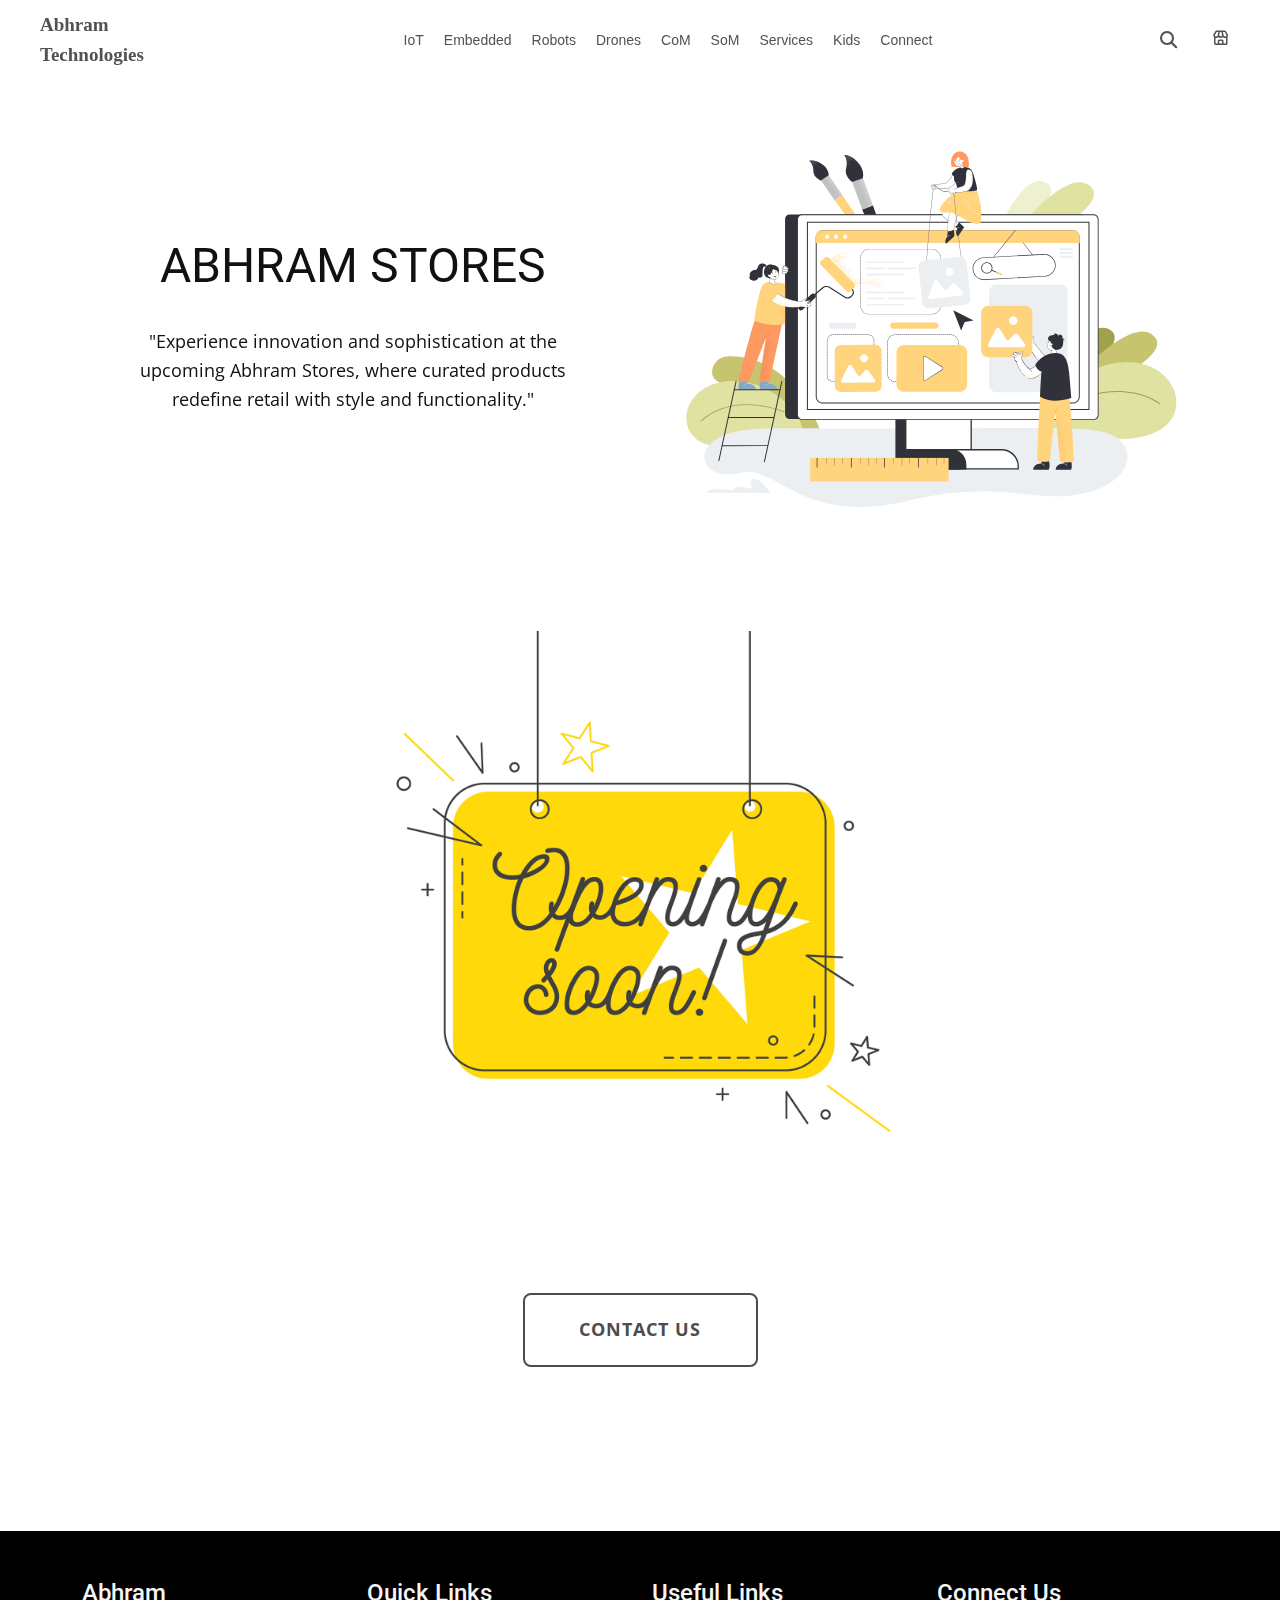
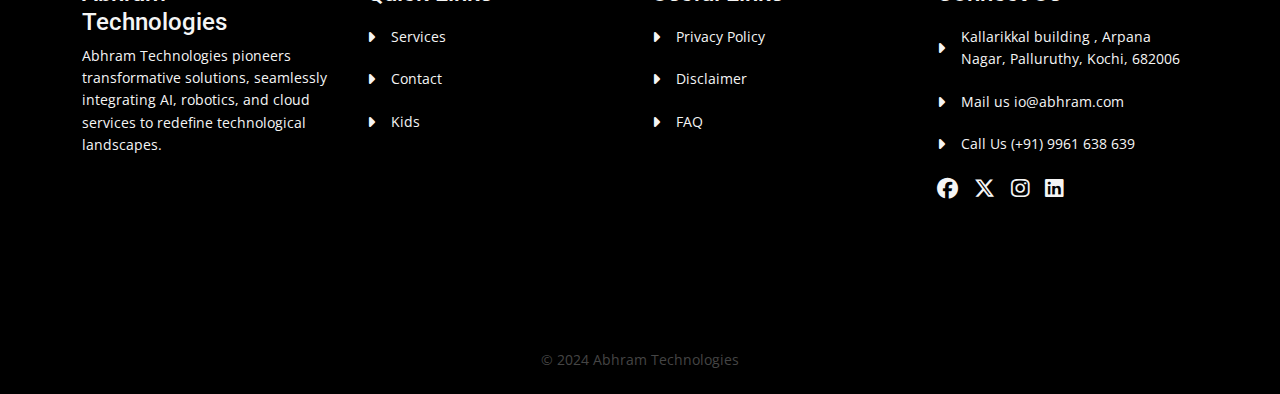
<file: store/index.html>
<!DOCTYPE html>
<html style="font-size: 16px;" lang="en"><head>
    <meta name="viewport" content="width=device-width, initial-scale=1.0">
    <meta charset="utf-8">
    <meta name="keywords" content="">
    <meta name="description" content="">
    <title>Store</title>
    <link rel="stylesheet" href="nicepage.css" media="screen">
<link rel="stylesheet" href="Home.css" media="screen">
    <script class="u-script" type="text/javascript" src="jquery.js" defer=""></script>
    <script class="u-script" type="text/javascript" src="nicepage.js" defer=""></script>
    <link id="u-theme-google-font" rel="stylesheet" href="https://fonts.googleapis.com/css?family=Roboto:100,100i,300,300i,400,400i,500,500i,700,700i,900,900i|Open+Sans:300,300i,400,400i,500,500i,600,600i,700,700i,800,800i">
    <link id="u-page-google-font" rel="stylesheet" href="https://fonts.googleapis.com/css?family=Montserrat:100,100i,200,200i,300,300i,400,400i,500,500i,600,600i,700,700i,800,800i,900,900i">
    
     <!-- outline css -->
    
     <link rel="stylesheet" href="../css/bootstrap.min1.css">
     <link rel="stylesheet" href="../css/fontawesome-all.min.css">
     <link rel="stylesheet" href="../css/style1.css">
     <link href='https://unpkg.com/boxicons@2.1.4/css/boxicons.min.css' rel='stylesheet'>
     <link href='https://unpkg.com/boxicons@2.1.4/css/boxicons.min.css' rel='stylesheet'>
     <link rel="stylesheet" href="https://cdnjs.cloudflare.com/ajax/libs/font-awesome/6.5.1/css/all.min.css" integrity="sha512-..."crossorigin="anonymous" referrerpolicy="no-referrer" />
 
     <!-- <link rel="stylesheet" href="css/style.css"> -->
     
     
     <!-- ------ -->

    <meta name="theme-color" content="#478ac9">
    <meta property="og:title" content="Home">
    <meta property="og:type" content="website">
</head>
  <body data-home-page="Home.html" data-home-page-title="Home" data-path-to-root="./" data-include-products="false" class="u-body u-xl-mode" data-lang="en">
    
     <!-- ---------------------------------------------------------------------------------------------------------------- -->
     <nav class="my-phone-nav">
      <div class="phone-nav-container">
          <div class="phone-nav-logo"><a class="my-logo-text" href="../index.html">Abhram<br>Technologies</a></div>
          <div class="phone-nav-icons">
              <ul>
                  <li onclick="showsearchbar()" class="phone-list-icon"><i class='bx bx-search'></i></li>
                  <li class="phone-list-icon"><a href="../store/index.html" class="my-icon-a"><i class='bx bx-store' ></i></a></li>
                  <li onclick="onmenuclick();" class="phone-list-icon"><i class='bx bx-menu' ></i></li>
              </ul>
          </div>
      </div>
  </nav>
  <div class="phone-menu-open">
      <i onclick="onmenuclose();" class="fa-solid fa-xmark"></i>
      <div class="menu-container-inner">
          <ul>
              <!-- <li onclick="showdivsubs('phone-menu-open-sub1');" class="menu-inner-list">Products</li>
              <li onclick="showdivsubs('phone-menu-open-sub2');" class="menu-inner-list">Services</li>
              <li onclick="showdivsubs('phone-menu-open-sub3');" class="menu-inner-list">R & D</li> -->
              <li class="menu-inner-list"><a href="../iot/index.html">IoT</a></li>
              <li class="menu-inner-list"><a href="../embedded/index.html">Embedded</a></li>
              <li class="menu-inner-list"><a href="../robot/index.html">Robots</a></li>
              <li class="menu-inner-list"><a href="../drones/index.html">Drones</a></li>
              <!-- <li class="menu-inner-list"><a href="#">Drone Accessories</a></li> -->
              <li class="menu-inner-list"><a href="../com/index.html">CoM</a></li>
              <li class="menu-inner-list"><a href="../som/index.html">SoM</a></li>
              <li class="menu-inner-list"><a href="../services/index.html">Services</a></li>
              <li class="menu-inner-list"><a href="../kids/index.html">Kids</a></li>
              <li class="menu-inner-list"><a href="../connect/index.html">Connect</a></li>
          </ul>
      </div>
  </div>
  
  <div class="nav-search-bar">
      <i onclick="hidesearchbar();" class="fa-solid fa-xmark"></i>
      <div class="search-bar">
          <i class='bx bx-search'></i>
          <input type="text" name="" onkeyup="mySearchFunction();" id="search-input" placeholder="Search here..">
      </div>
      <div class="search-result">
          <ul id="my-search-ul">
              <li><a href="../iot/index.html">IoT</a></li>
              <li><a href="../com/index.html">CoM</a></li>
              <li><a href="../som/index.html">SoM</a></li>
              <li><a href="../drones/index.html">Drones</a></li>
              <li><a href="../drones/index.html#carousel_508b">Drone Accessories</a></li>
              <li><a href="../robot/index.html">Robots</a></li>
              <li><a href="../services/index.html#carousel_9129">Cloud Services</a></li>
              <li><a href="../services/index.html#sec-d8ca">R & D Example Products</a></li>
              <li><a href="../services/index.html#sec-321b">Manufacturing & Prototyping</a></li>
              <li><a href="../iot/index.html#carousel_2b51">Temperaure Analyser</a></li>
              <li><a href="../iot/index.html#carousel_2b51">Plant Health Monitor</a></li>
              <li><a href="../drones/index.html#carousel_eb88">FPV Drone Nano</a></li>
              <li><a href="../drones/index.html#carousel_72be">FPV Drone Micro</a></li>
              <li><a href="../drones/index.html#carousel_2466">FPV Drone Mini</a></li>
              <li><a href="../drones/index.html#carousel_fcdf">Custom Drone boards</a></li>
            </ul>
      </div>
      <div class="suggessions-bar">
          <h6>Suggested Links</h6>
          <ul>
              <li><a href="../services/index.html">Research and Devolopment</a></li>
              <li><a href="../connect/index.html#carousel_f2db">Our Professionals</a></li>
              <li><a href="../connect/index.html#carousel_0256">Find Us on Social Media</a></li>
              <li><a href="../iot/index.html#carousel_2b51">Temperature Analyzer</a></li>
              <li><a href="../iot/index.html#carousel_2b51">Plant Health Monitor</a></li>
              <li><a href="../robot/index.html">Robots</a></li>
              <li><a href="../drones/index.html">Drones</a></li>
          </ul>
      </div>
  </div>
  
  <nav class="my-nav">
      <div class="my-nav-container">
          <div onmouseover="hideHoverBanner()" class="my-logo"><a class="my-logo-text" href="../index.html">Abhram<br>Technologies</a></div>
          <div class="my-links">
              <ul>
                  <li  class="mylist"><a href="../iot/index.html" class="my-list-link">IoT</a></li>
                  <li  class="mylist"><a href="../embedded/index.html" class="my-list-link">Embedded</a></li>
                  <li  class="mylist"><a href="../robot/index.html" class="my-list-link">Robots</a></li>
                  <li  class="mylist"><a href="../drones/index.html" class="my-list-link">Drones</a></li>
                  <!-- <li class="mylist"><a href="#" class="my-list-link">Accessories</a></li> -->
                  <li  class="mylist"><a href="../com/index.html" class="my-list-link">CoM</a></li>
                  <li  class="mylist"><a href="../som/index.html" class="my-list-link">SoM</a></li>
                  <li  class="mylist"><a href="../services/index.html" class="my-list-link">Services</a></li>
                  <li  class="mylist"><a href="../kids/index.html" class="my-list-link">Kids</a></li>
                  <li  class="mylist"><a href="../connect/index.html" class="my-list-link">Connect</a></li>
              </ul>
          </div>
          <div onmouseout="hideHoverBanner()" class="cover-div"></div>
          <div class="my-icons">
              <ul>
                  <li onmouseover="hideHoverBanner();" class="my-icon-list"><a onclick="showsearchbar();" class="my-icon-a"><i onclick="showsearchbar();" class="fa-solid fa-magnifying-glass"></i></a></li>
                  <li onmouseover="hideHoverBanner();" class="my-icon-list"><a href="../store/index.html" class="my-icon-a"><i class='bx bx-store' ></i></a></li>
              </ul>
          </div>
      </div>
  </nav>


  

<!-- ----------------------------------------------------------------------------------- -->

    <section class="u-clearfix u-white u-section-1" id="sec-1ccc">
      <div class="u-clearfix u-sheet u-sheet-1">
        <div class="data-layout-selected u-clearfix u-expanded-width u-gutter-10 u-layout-wrap u-layout-wrap-1">
          <div class="u-layout" style="">
            <div class="u-layout-row" style="">
              <div class="u-container-style u-layout-cell u-left-cell u-size-30-xl u-size-33-lg u-size-33-md u-size-33-sm u-size-33-xs u-size-xs-60 u-layout-cell-1" src="" data-animation-name="customAnimationIn" data-animation-duration="1000">
                <div class="u-container-layout u-container-layout-1">
                  <h2 class="u-align-center u-text u-text-default-lg u-text-default-md u-text-default-xl u-text-1" data-animation-name="customAnimationIn" data-animation-duration="1000">ABHRAM STORES</h2>
                  <p class="u-align-center u-text u-text-2" data-animation-name="customAnimationIn" data-animation-duration="1000" data-animation-delay="250"> "Experience innovation and sophistication at the upcoming Abhram Stores, where curated products redefine retail with style and functionality."</p>
                </div>
              </div>
              <div class="u-align-center u-container-style u-image u-image-contain u-layout-cell u-right-cell u-size-27-lg u-size-27-md u-size-27-sm u-size-27-xs u-size-30-xl u-size-xs-60 u-image-1" src="" data-image-width="225" data-image-height="150">
                <div class="u-container-layout u-valign-middle u-container-layout-2" src=""></div>
              </div>
            </div>
          </div>
        </div>
      </div>
    </section>
    <section class="u-align-center u-clearfix u-container-align-center-lg u-container-align-center-sm u-container-align-center-xl u-container-align-center-xs u-white u-section-2" id="carousel_26d3">
      <div class="u-clearfix u-sheet u-valign-top-lg u-valign-top-xl u-sheet-1">
        <img src="images/397747-PD5V3X-245.png" alt="" class="u-image u-image-default u-image-1" data-image-width="1600" data-image-height="1290">
        <h2 class="u-align-center u-custom-font u-font-montserrat u-text u-text-1" data-animation-name="fadeIn" data-animation-duration="1000" data-animation-direction="Up"> Something big is Coming Soon!</h2>
        <p class="u-align-center u-text u-text-2" data-animation-name="fadeIn" data-animation-duration="1000" data-animation-direction="Up"> Our website is under construction, follow us for update now!</p>
        <a onclick="contact_fill('store');" class="u-align-center u-border-2 u-border-active-grey-70 u-border-grey-70 u-border-hover-grey-70 u-btn u-btn-round u-button-style u-none u-radius-8 u-text-active-grey-70 u-text-hover-grey-70 u-btn-1">contact us</a>
      </div>
    </section>
    
    <!-- Footer -->
<section class="footer">
  <div class="container">
      <div class="row">
          <div class="col-lg-3 py-4 py-md-5">
              <div class="d-flex align-items-center">
                  <h4 class="">Abhram <br> Technologies</h4>
              </div>
              <p class="py-3 para-light">Abhram Technologies pioneers transformative solutions, seamlessly integrating AI, robotics, and cloud services to redefine technological landscapes.</p>
              <div class="d-flex align-items-center">
                  <!-- <div>
                      <p style=" padding:3px; bottom: 0;">© 2023 Abhram Technologies</p><br>
                      
                  </div> -->
              </div>
          </div> <!-- end of col -->

          <div class="col-lg-3 py-4 py-md-5">
              <div>
                  <h4 class="py-2">Quick Links</h4>
                  <div class="d-flex align-items-center py-2">
                      <i class="fas fa-caret-right"></i>
                      <a href="../services/index.html"><p class="ms-3">Services</p></a>
                  </div>
                  <div class="d-flex align-items-center py-2">
                      <i class="fas fa-caret-right"></i>
                      <a href="../connect/index.html"><p class="ms-3">Contact</p></a>
                  </div>
                  <div class="d-flex align-items-center py-2">
                      <i class="fas fa-caret-right"></i>
                      <a href="../kids/index.html"><p class="ms-3">Kids</p></a>
                  </div>
              </div>
          </div> <!-- end of col -->

          <div class="col-lg-3 py-4 py-md-5">
              <div>
                  <h4 class="py-2">Useful Links</h4>
                  <div class="d-flex align-items-center py-2">
                      <i class="fas fa-caret-right"></i>
                      <a href="../privacy.html"><p class="ms-3">Privacy Policy</p></a>
                  </div>
                  <div class="d-flex align-items-center py-2">
                      <i class="fas fa-caret-right"></i>
                      <a href="../disclaimer.html"><p class="ms-3">Disclaimer</p></a>
                  </div>
                  <div class="d-flex align-items-center py-2">
                      <i class="fas fa-caret-right"></i>
                      <a href="../faq.html"><p class="ms-3">FAQ</p></a>
                  </div>
              </div>
          </div> <!-- end of col -->

          <div class="col-lg-3 py-4 py-md-5">
              <div class="d-flex align-items-center">
                  <h4>Connect Us</h4>
              </div>
              
              <div class="d-flex align-items-center py-2">
                  <i class="fas fa-caret-right"></i>
                  <p class="ms-3">Kallarikkal building , Arpana Nagar, Palluruthy, Kochi, 
                      682006</p>
              </div>
              <div class="d-flex align-items-center py-2">
                  <i class="fas fa-caret-right"></i>
                  <p class="ms-3">Mail us io@abhram.com</p>
              </div>
              <div class="d-flex align-items-center py-2">
                  <i class="fas fa-caret-right"></i>
                  <p class="ms-3">Call Us (+91) 9961 638 639</p>
              </div>


              <div style="margin-top: 10px;" class="d-flex">
                  <div class="me-3">
                      <a href="https://www.facebook.com/profile.php?id=61552439575358">
                          <i class="fa-brands fa-facebook fa-xl"></i>
                      </a>
                  </div>
                  <div class="me-3">
                      <a href="https://twitter.com/Abhram_Tech">
                          <i class="fa-brands fa-x-twitter fa-xl"></i>
                      </a>
                  </div>
                  <div class="me-3">
                      <a href="https://www.instagram.com/abhram_technologies?igsh=NGVhN2U2NjQ0Yg%3D%3D&utm_source=qr">
                          <i class="fa-brands fa-instagram fa-xl"></i>
                      </a>
                  </div>
                  <div class="me-3">
                      <a href="https://www.linkedin.com/company/abhram-technologies/">
                          <i class="fa-brands fa-linkedin fa-xl"></i>
                      </a>
                  </div>
              </div>

          </div> <!-- end of col -->
      </div> <!-- end of row -->
  </div> <!-- end of container -->
</section> <!-- end of footer -->

<div style="line-height: 0;" class="bottom text-light" >
  <div class="container">
      <div>
          <p style="text-align:center; color: #454545; bottom: 0; font-size:14px;">© 2024 <a style="color: #454545; text-decoration: none; font-size:14px;" href="../index.html">Abhram Technologies</a></p>
         
      </div>
  </div> <!-- end of container -->
</div> <!-- end of bottom -->
<!-- Bottom -->
<div style="line-height: 0;" class="bottom text-light" >
  <div class="container">
      <div>
          <p style=" opacity:0; color: #222222; bottom: 0; text-align:center; font-size:14px;">Devoloped by: <a style="color: #222222; text-decoration: none; font-size:14px;" href="https://arjunalaiju.onrender.com/">arju</a></p>
          
      </div>
  </div> <!-- end of container -->
</div> <!-- end of bottom -->


<!-- //Back To Top Button
<button onclick="topFunction()" id="myBtn">
  <img src="assets/images/up-arrow.png" alt="alternative">
</button>
//end of back to top button -->


<!-- Scripts -->
<script src="../js/bootstrap.min.js"></script><!-- Bootstrap framework -->
<!-- <script src="../js/purecounter.min.js"></script> Purecounter counter for statistics numbers -->
<!-- <script src="../js/swiper.min.js"></script>Swiper for image and text sliders -->
<!-- <script src="../js/aos.js"></script>AOS on Animation Scroll -->
<script src="../js/script12.js"></script>  <!-- Custom scripts -->
    
</body></html>
</file>
